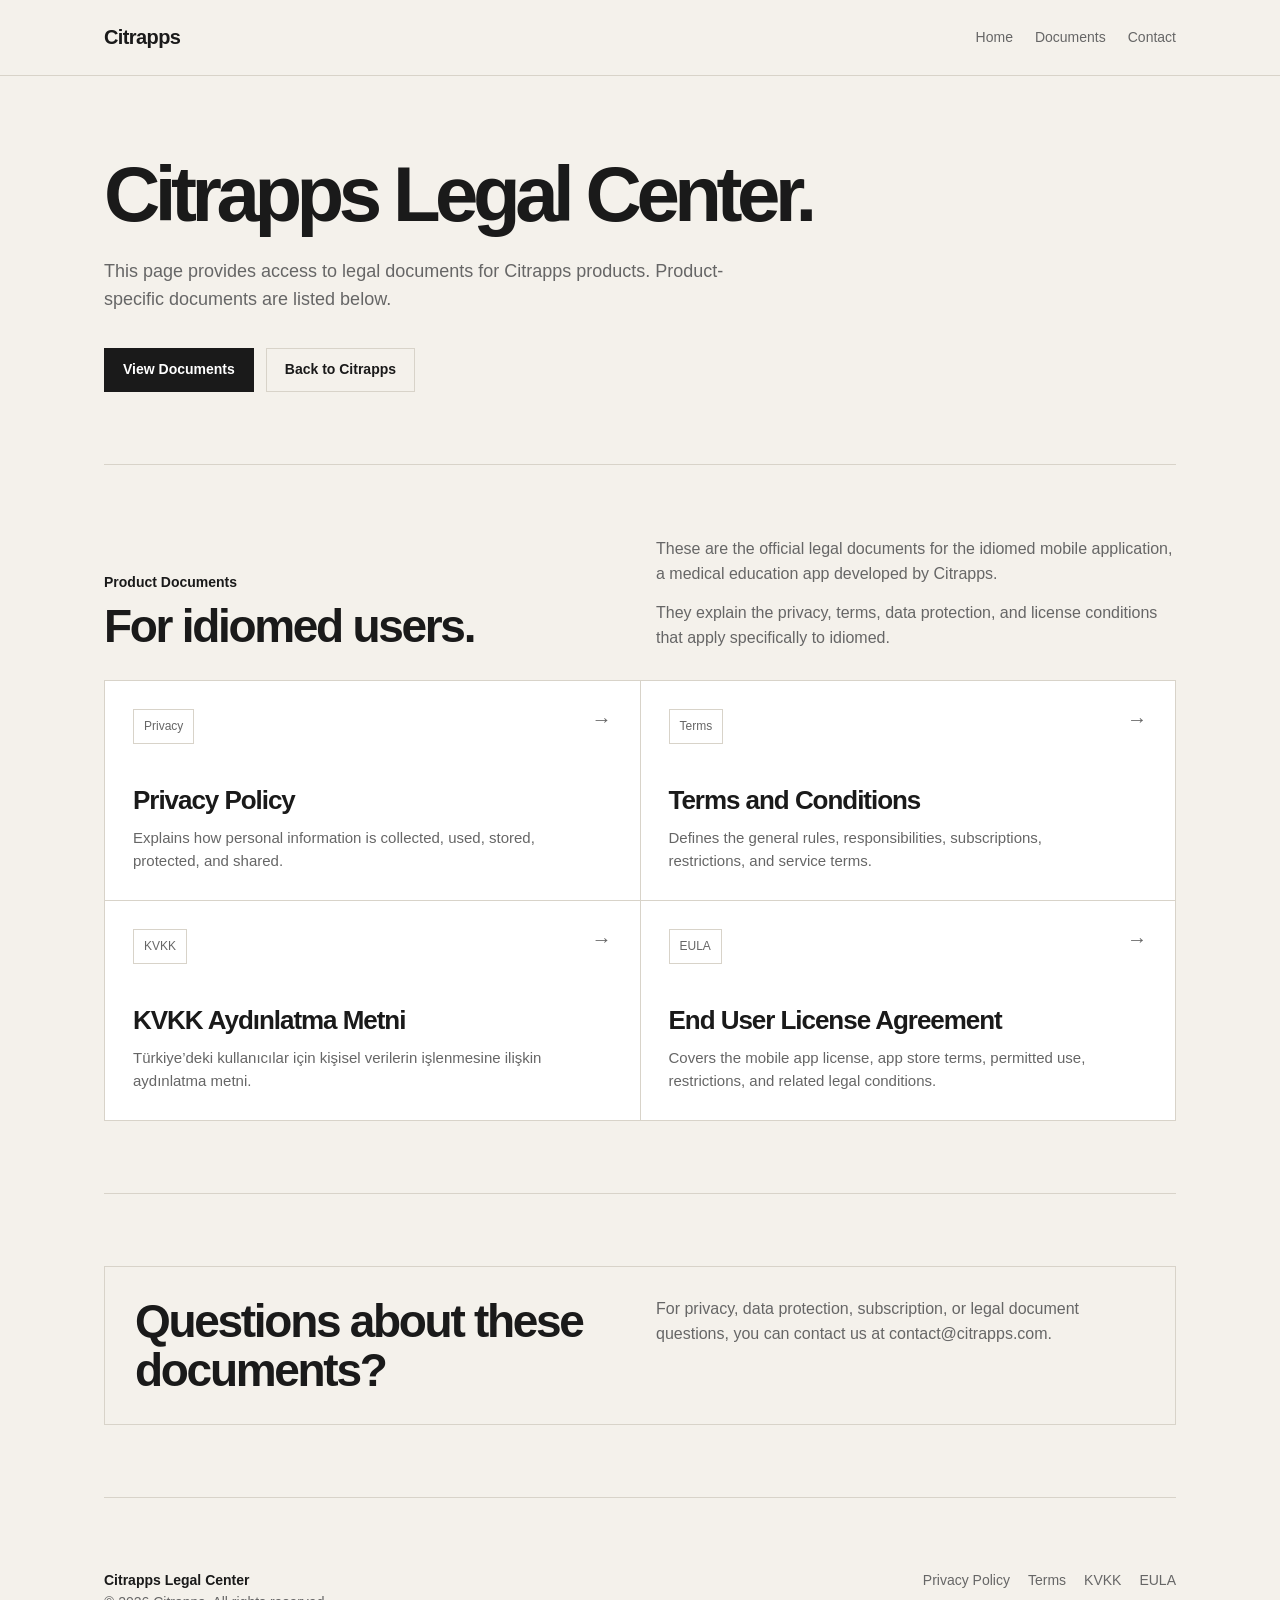
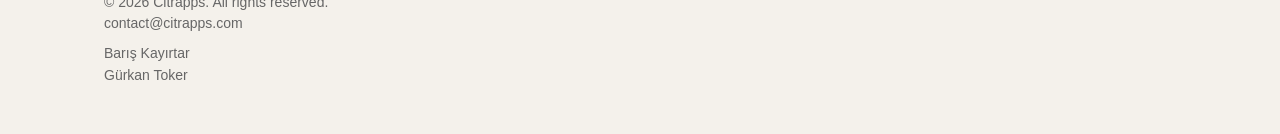
<file: index.html>
<!DOCTYPE html>
<html lang="tr">
<head>
  <meta charset="UTF-8" />
  <meta name="viewport" content="width=device-width, initial-scale=1.0" />

  <title>Citrapps Legal Center</title>
  <meta name="description" content="Legal center for Citrapps products." />

  <style>
    :root {
      --bg: #f4f1eb;
      --surface: #ffffff;
      --text: #1a1a1a;
      --muted: #666666;
      --border: #d8d3c9;
      --accent: #223a63;
      --max-width: 1120px;
    }

    * {
      box-sizing: border-box;
    }

    html {
      scroll-behavior: smooth;
    }

    body {
      margin: 0;
      background: var(--bg);
      color: var(--text);
      font-family: -apple-system, BlinkMacSystemFont, "Segoe UI", Arial, sans-serif;
      line-height: 1.55;
    }

    a {
      color: inherit;
      text-decoration: none;
    }

    .site-header {
      border-bottom: 1px solid var(--border);
      background: var(--bg);
    }

    .header-inner {
      max-width: var(--max-width);
      margin: 0 auto;
      padding: 22px 24px;
      display: flex;
      justify-content: space-between;
      align-items: center;
      gap: 24px;
    }

    .brand {
      font-size: 20px;
      font-weight: 700;
      letter-spacing: -0.03em;
    }

    .nav {
      display: flex;
      flex-wrap: wrap;
      gap: 22px;
      color: var(--muted);
      font-size: 14px;
    }

    .brand:hover,
    .nav a:hover {
      color: var(--accent);
    }

    .main {
      max-width: var(--max-width);
      margin: 0 auto;
      padding: 72px 24px 40px;
    }

    .hero {
      padding: 8px 0 72px;
      border-bottom: 1px solid var(--border);
    }

    .hero h1 {
      margin: 0;
      max-width: 820px;
      font-size: clamp(44px, 7vw, 78px);
      line-height: 0.98;
      letter-spacing: -0.07em;
      font-weight: 750;
    }

    .hero p {
      margin: 26px 0 0;
      max-width: 660px;
      font-size: 18px;
      color: var(--muted);
    }

    .hero-actions {
      display: flex;
      flex-wrap: wrap;
      gap: 12px;
      margin-top: 34px;
    }

    .button {
      display: inline-flex;
      align-items: center;
      justify-content: center;
      min-height: 44px;
      padding: 0 18px;
      border: 1px solid var(--text);
      background: var(--text);
      color: #ffffff;
      font-size: 14px;
      font-weight: 600;
    }

    .button.secondary {
      background: transparent;
      color: var(--text);
      border-color: var(--border);
    }

    .button:hover {
      background: var(--accent);
      border-color: var(--accent);
      color: #ffffff;
    }

    .button.secondary:hover {
      background: var(--surface);
      border-color: var(--text);
      color: var(--text);
    }

    .section {
      padding: 72px 0;
      border-bottom: 1px solid var(--border);
    }

    .section-head {
      display: grid;
      grid-template-columns: 1fr 1fr;
      gap: 32px;
      align-items: end;
      margin-bottom: 30px;
    }

    .section-label {
      font-size: 14px;
      font-weight: 700;
      color: var(--text);
      margin-bottom: 8px;
    }

    h2 {
      margin: 0;
      font-size: clamp(30px, 4vw, 46px);
      line-height: 1.05;
      letter-spacing: -0.05em;
    }

    .section-note {
      color: var(--muted);
      font-size: 16px;
      max-width: 520px;
    }

    .section-note p {
      margin: 0 0 14px;
    }

    .section-note p:last-child {
      margin-bottom: 0;
    }

    .documents {
      display: grid;
      grid-template-columns: repeat(2, minmax(0, 1fr));
      border-top: 1px solid var(--border);
      border-left: 1px solid var(--border);
      background: var(--surface);
    }

    .document-card {
      min-height: 220px;
      padding: 28px;
      border-right: 1px solid var(--border);
      border-bottom: 1px solid var(--border);
      display: flex;
      flex-direction: column;
      justify-content: space-between;
      gap: 32px;
      transition: background 0.15s ease;
    }

    .document-card:hover {
      background: #f8f6f1;
    }

    .document-top {
      display: flex;
      justify-content: space-between;
      align-items: flex-start;
      gap: 24px;
    }

    .document-label {
      width: fit-content;
      padding: 7px 10px;
      border: 1px solid var(--border);
      color: var(--muted);
      font-size: 12px;
    }

    .document-arrow {
      color: var(--muted);
      font-size: 20px;
      line-height: 1;
    }

    .document-card:hover .document-arrow {
      color: var(--accent);
    }

    .document-card h3 {
      margin: 0 0 12px;
      font-size: 26px;
      line-height: 1.05;
      letter-spacing: -0.04em;
    }

    .document-card p {
      margin: 0;
      color: var(--muted);
      font-size: 15px;
      max-width: 430px;
    }

    .simple-box {
      display: grid;
      grid-template-columns: 1fr 1fr;
      gap: 32px;
      padding: 30px;
      border: 1px solid var(--border);
      background: transparent;
    }

    .simple-box p {
      margin: 0;
      color: var(--muted);
      font-size: 16px;
    }

    .footer {
      max-width: var(--max-width);
      margin: 0 auto;
      padding: 32px 24px 48px;
      display: flex;
      justify-content: space-between;
      gap: 24px;
      color: var(--muted);
      font-size: 14px;
    }

    .footer-left strong {
      color: var(--text);
    }

    .footer-names {
      margin-top: 8px;
      color: var(--muted);
    }

    .footer-links {
      display: flex;
      flex-wrap: wrap;
      gap: 18px;
      justify-content: flex-end;
    }

    .footer a:hover {
      color: var(--text);
    }

    @media (max-width: 900px) {
      .header-inner {
        flex-direction: column;
        align-items: flex-start;
      }

      .section-head,
      .simple-box {
        grid-template-columns: 1fr;
      }

      .documents {
        grid-template-columns: 1fr;
      }

      .footer {
        flex-direction: column;
      }

      .footer-links {
        justify-content: flex-start;
      }
    }

    @media (max-width: 560px) {
      .main,
      .header-inner,
      .footer {
        padding-left: 18px;
        padding-right: 18px;
      }

      .hero {
        padding-bottom: 56px;
      }

      .hero h1 {
        font-size: 46px;
      }

      .hero p {
        font-size: 16px;
      }

      .hero-actions {
        flex-direction: column;
      }

      .button {
        width: 100%;
      }

      .document-card {
        min-height: 190px;
        padding: 22px;
      }
    }
  </style>
</head>

<body>
  <header class="site-header">
    <div class="header-inner">
      <a class="brand" href="https://citrapps.com/">Citrapps</a>

      <nav class="nav" aria-label="Main navigation">
        <a href="https://citrapps.com/">Home</a>
        <a href="#idiomed-documents">Documents</a>
        <a href="mailto:contact@citrapps.com">Contact</a>
      </nav>
    </div>
  </header>

  <main class="main">
    <section class="hero">
      <h1>Citrapps Legal Center.</h1>

      <p>
        This page provides access to legal documents for Citrapps products.
        Product-specific documents are listed below.
      </p>

      <div class="hero-actions">
        <a class="button" href="#idiomed-documents">View Documents</a>
        <a class="button secondary" href="https://citrapps.com/">Back to Citrapps</a>
      </div>
    </section>

    <section class="section" id="idiomed-documents">
      <div class="section-head">
        <div>
          <div class="section-label">Product Documents</div>
          <h2>For idiomed users.</h2>
        </div>

        <div class="section-note">
          <p>
            These are the official legal documents for the idiomed mobile
            application, a medical education app developed by Citrapps.
          </p>

          <p>
            They explain the privacy, terms, data protection, and license
            conditions that apply specifically to idiomed.
          </p>
        </div>
      </div>

      <div class="documents" aria-label="idiomed legal documents">
        <a class="document-card" href="privacy.html">
          <div class="document-top">
            <span class="document-label">Privacy</span>
            <span class="document-arrow">→</span>
          </div>

          <div>
            <h3>Privacy Policy</h3>
            <p>
              Explains how personal information is collected, used, stored,
              protected, and shared.
            </p>
          </div>
        </a>

        <a class="document-card" href="terms.html">
          <div class="document-top">
            <span class="document-label">Terms</span>
            <span class="document-arrow">→</span>
          </div>

          <div>
            <h3>Terms and Conditions</h3>
            <p>
              Defines the general rules, responsibilities, subscriptions,
              restrictions, and service terms.
            </p>
          </div>
        </a>

        <a class="document-card" href="kvkk.html">
          <div class="document-top">
            <span class="document-label">KVKK</span>
            <span class="document-arrow">→</span>
          </div>

          <div>
            <h3>KVKK Aydınlatma Metni</h3>
            <p>
              Türkiye’deki kullanıcılar için kişisel verilerin işlenmesine
              ilişkin aydınlatma metni.
            </p>
          </div>
        </a>

        <a class="document-card" href="eula.html">
          <div class="document-top">
            <span class="document-label">EULA</span>
            <span class="document-arrow">→</span>
          </div>

          <div>
            <h3>End User License Agreement</h3>
            <p>
              Covers the mobile app license, app store terms, permitted use,
              restrictions, and related legal conditions.
            </p>
          </div>
        </a>
      </div>
    </section>

    <section class="section">
      <div class="simple-box">
        <div>
          <h2>Questions about these documents?</h2>
        </div>

        <p>
          For privacy, data protection, subscription, or legal document questions,
          you can contact us at contact@citrapps.com.
        </p>
      </div>
    </section>
  </main>

  <footer class="footer">
    <div class="footer-left">
      <strong>Citrapps Legal Center</strong><br />
      © 2026 Citrapps. All rights reserved.<br />
      <a href="mailto:contact@citrapps.com">contact@citrapps.com</a>

      <div class="footer-names">
        Barış Kayırtar<br />
        Gürkan Toker
      </div>
    </div>

    <div class="footer-links">
      <a href="privacy.html">Privacy Policy</a>
      <a href="terms.html">Terms</a>
      <a href="kvkk.html">KVKK</a>
      <a href="eula.html">EULA</a>
    </div>
  </footer>
</body>
</html>
</file>
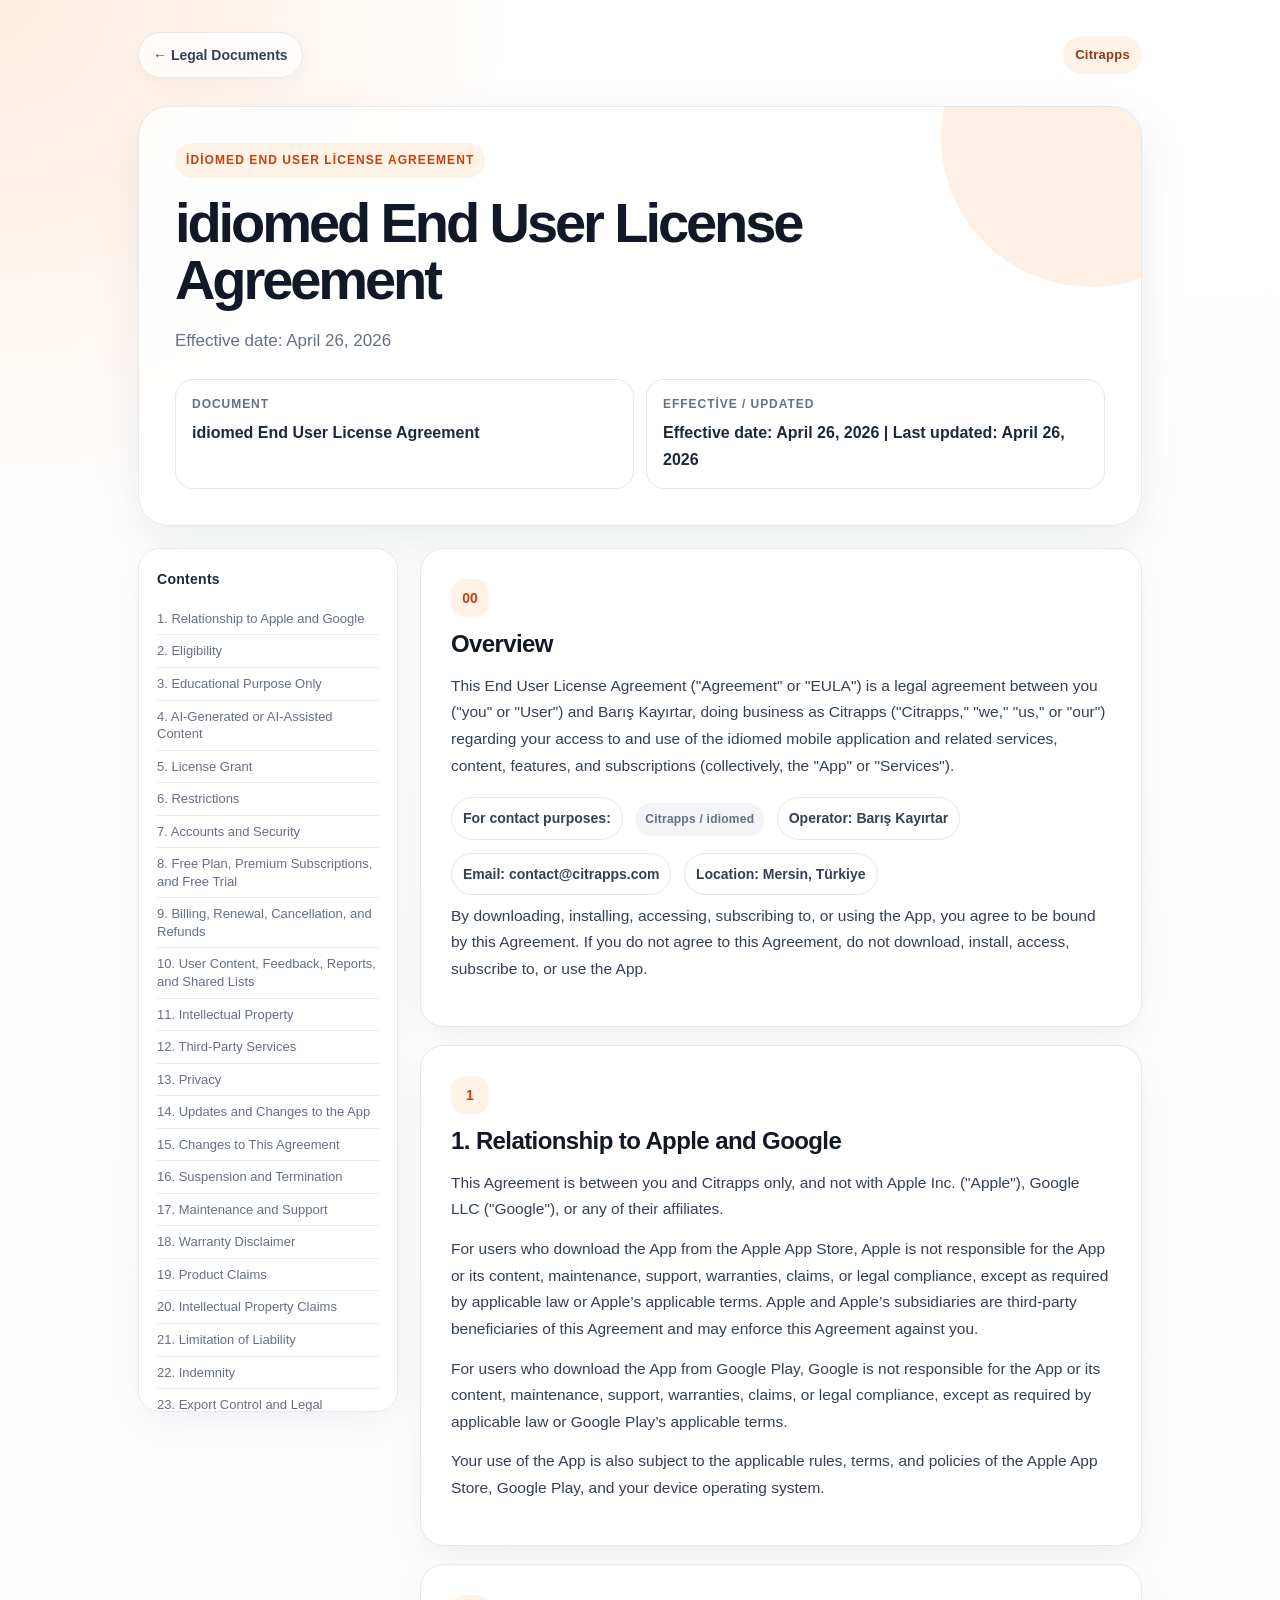
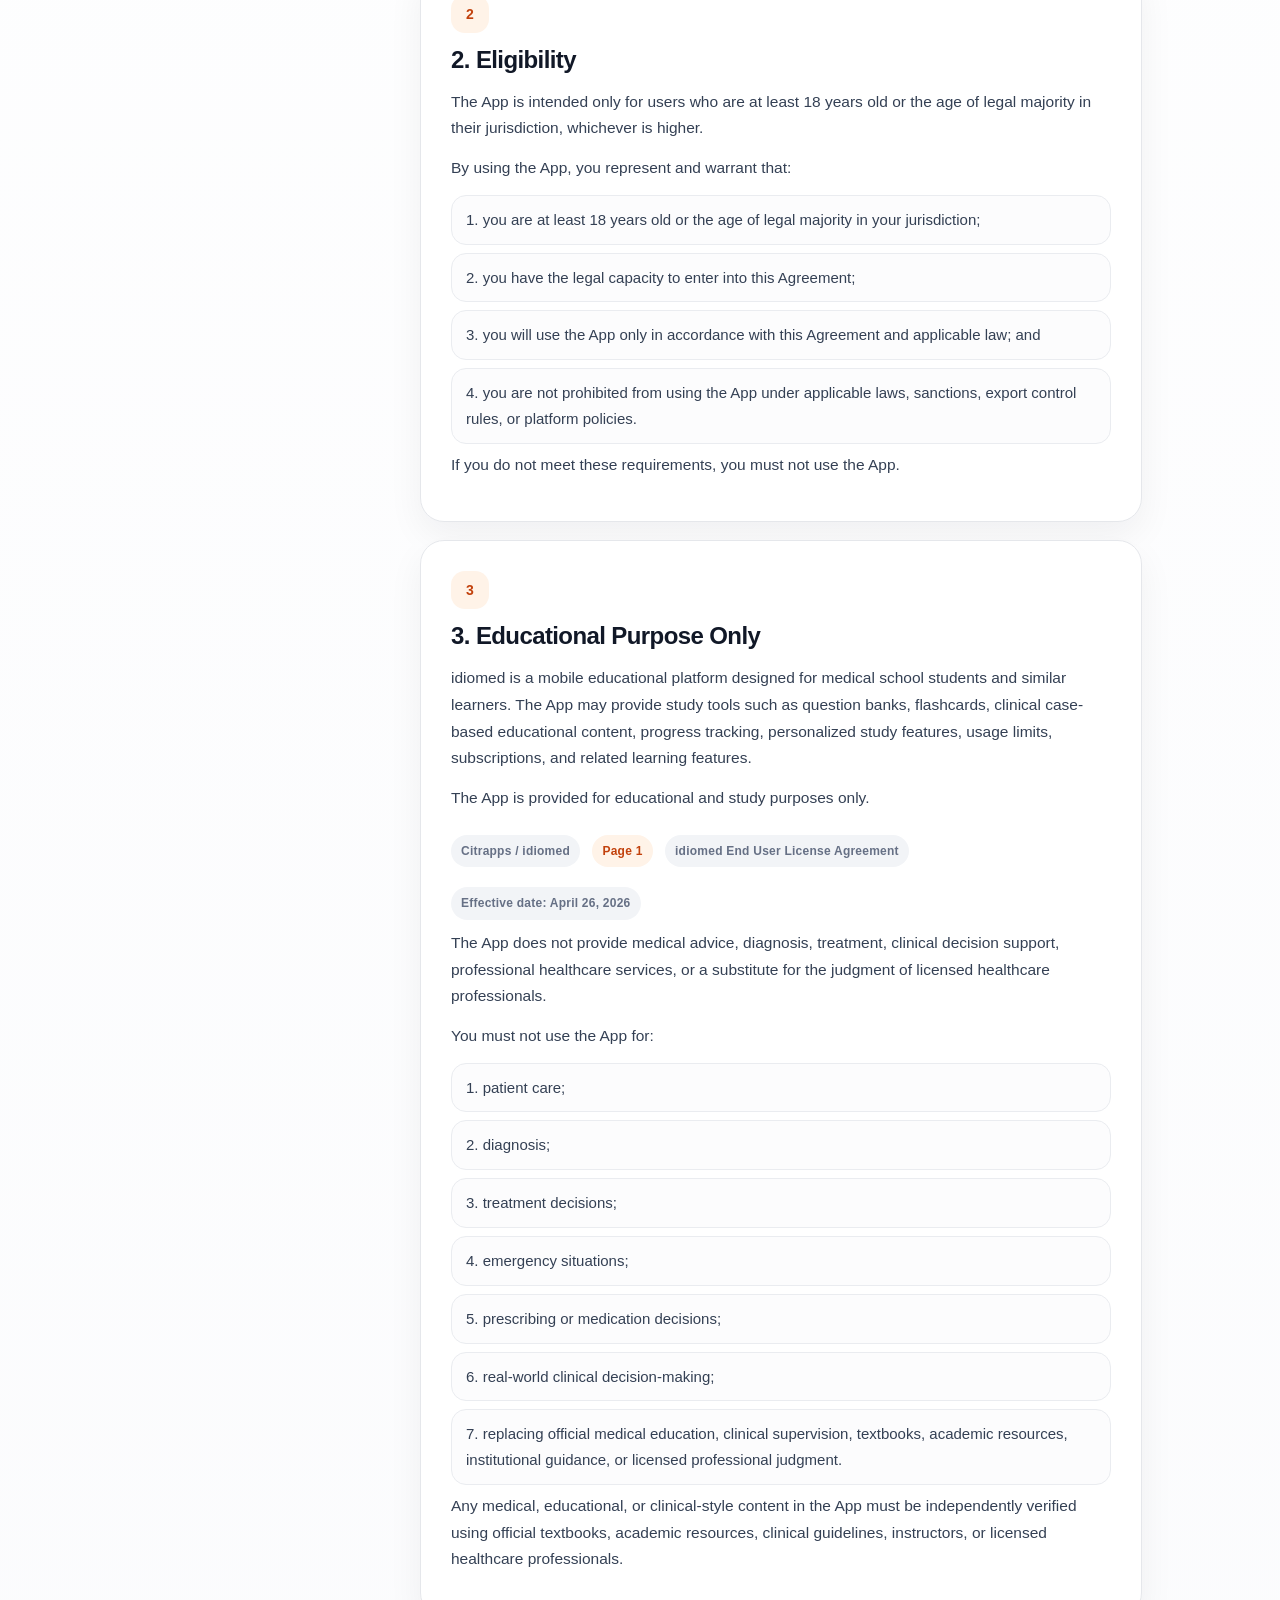
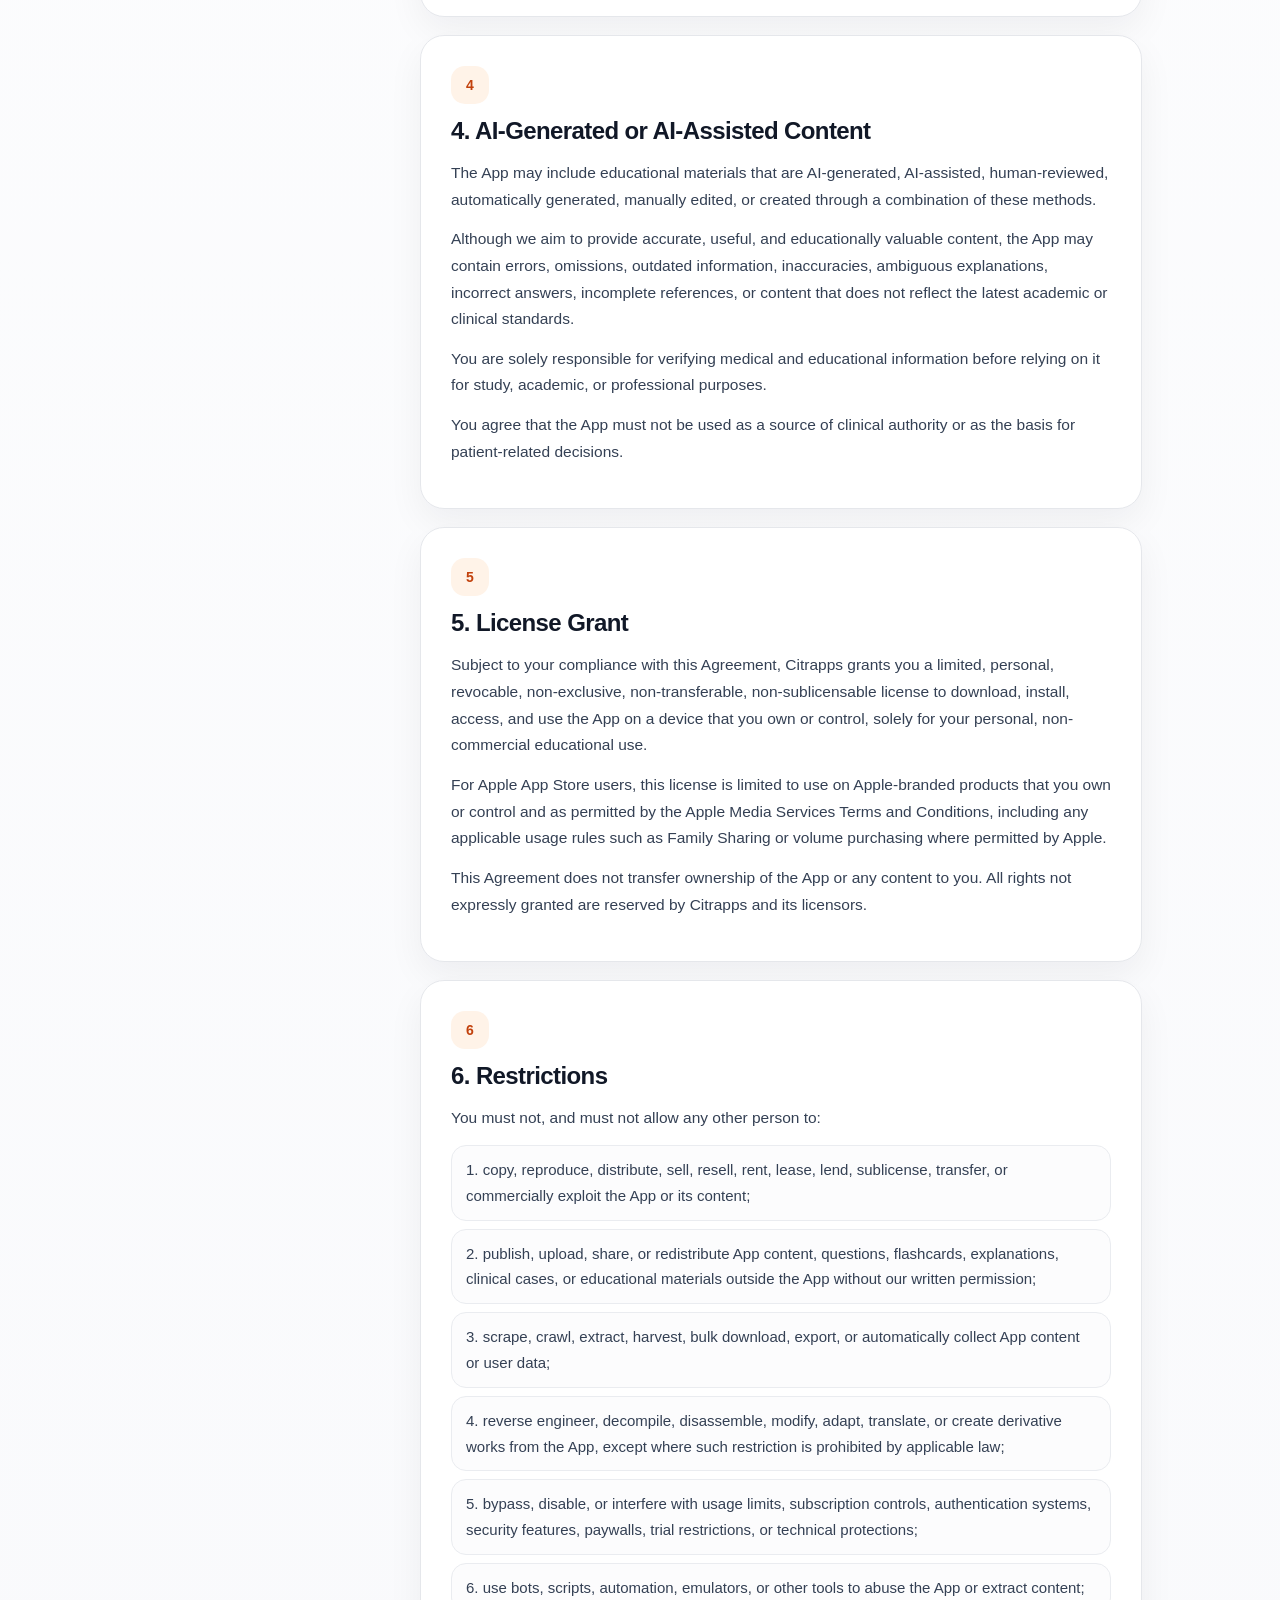
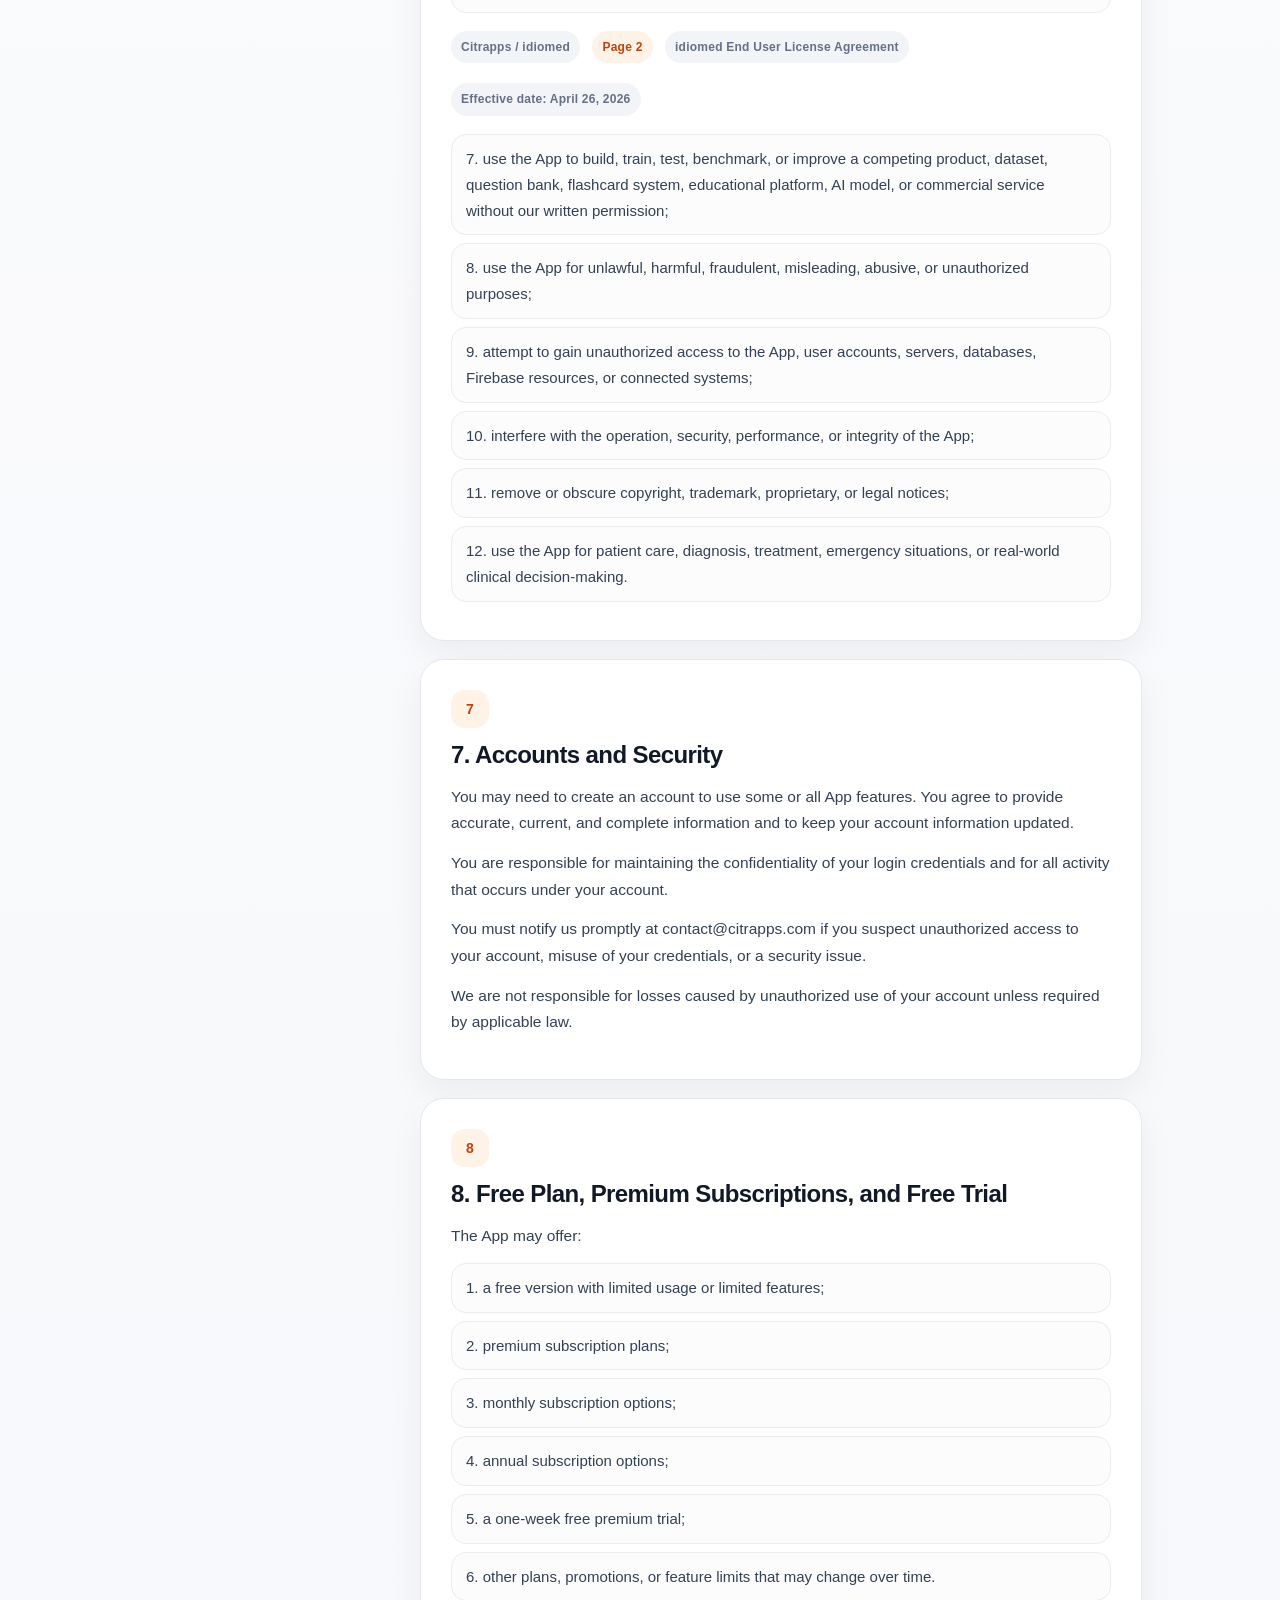
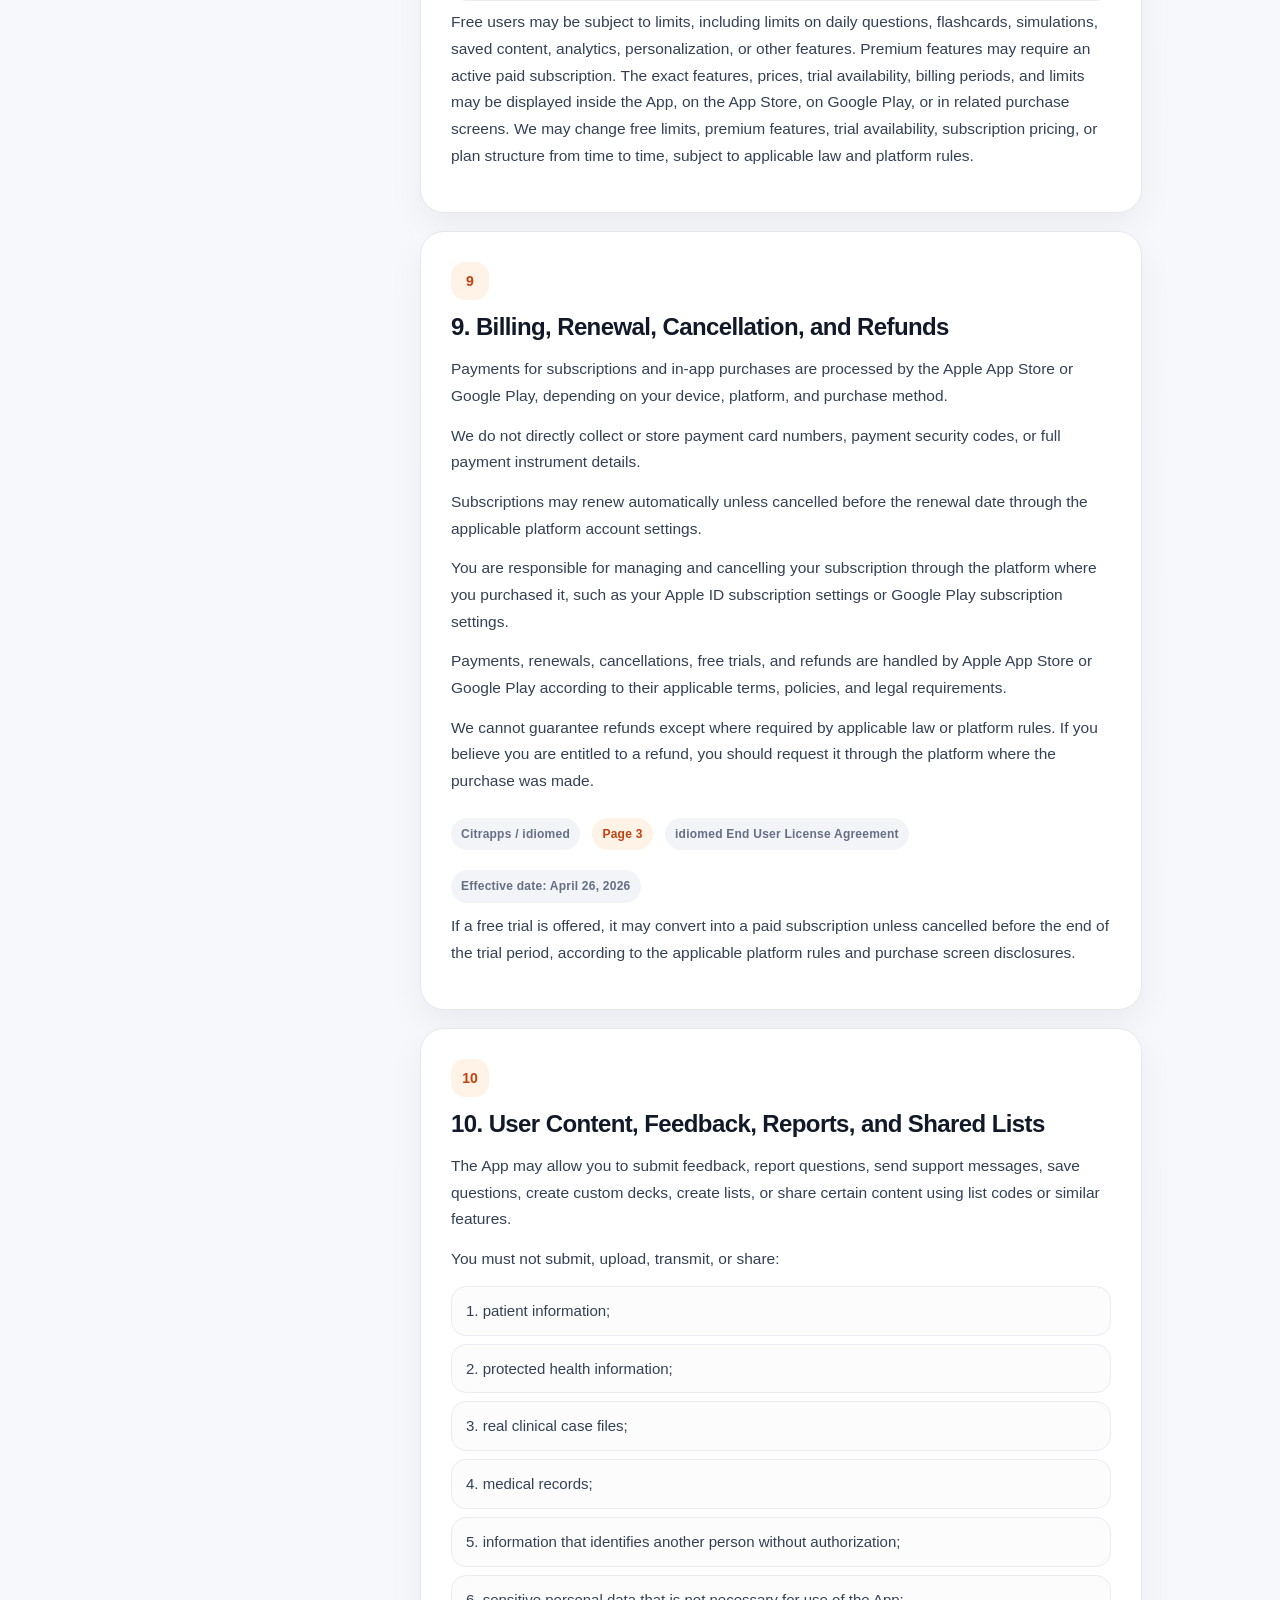
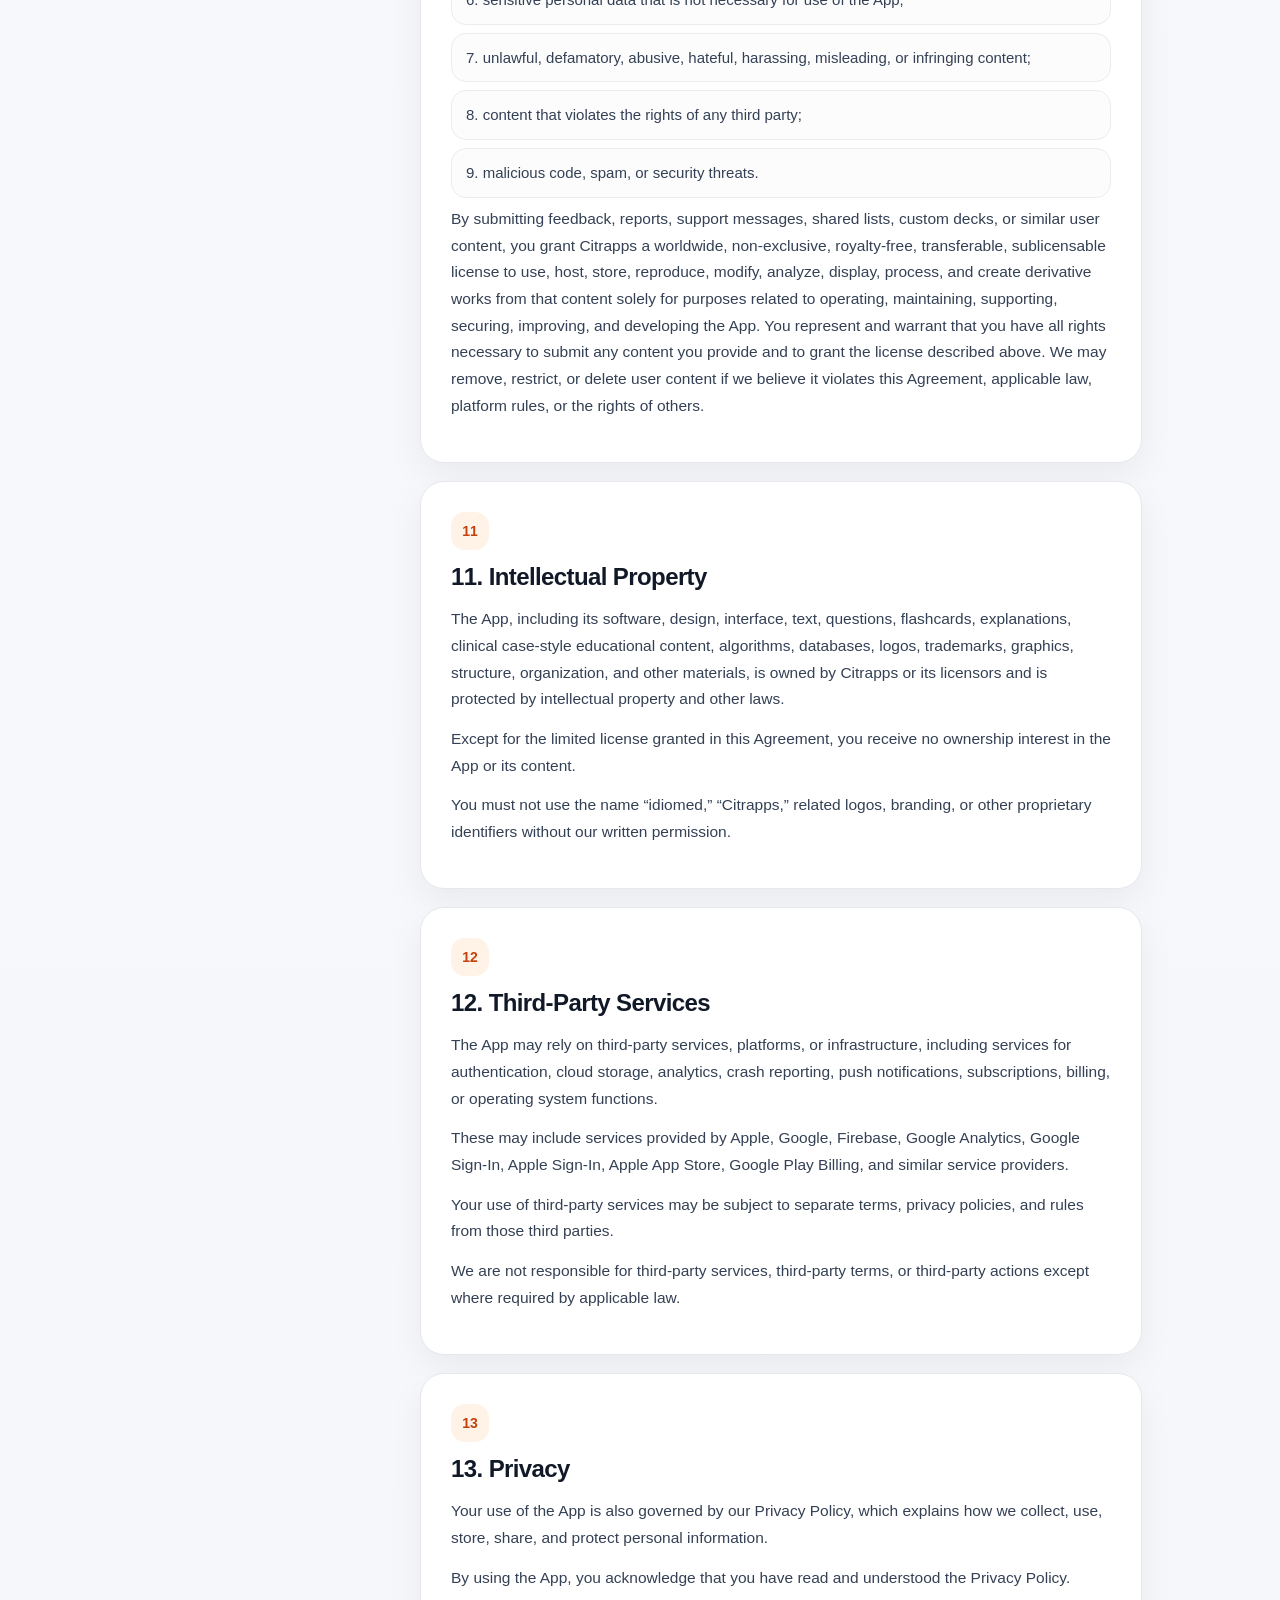
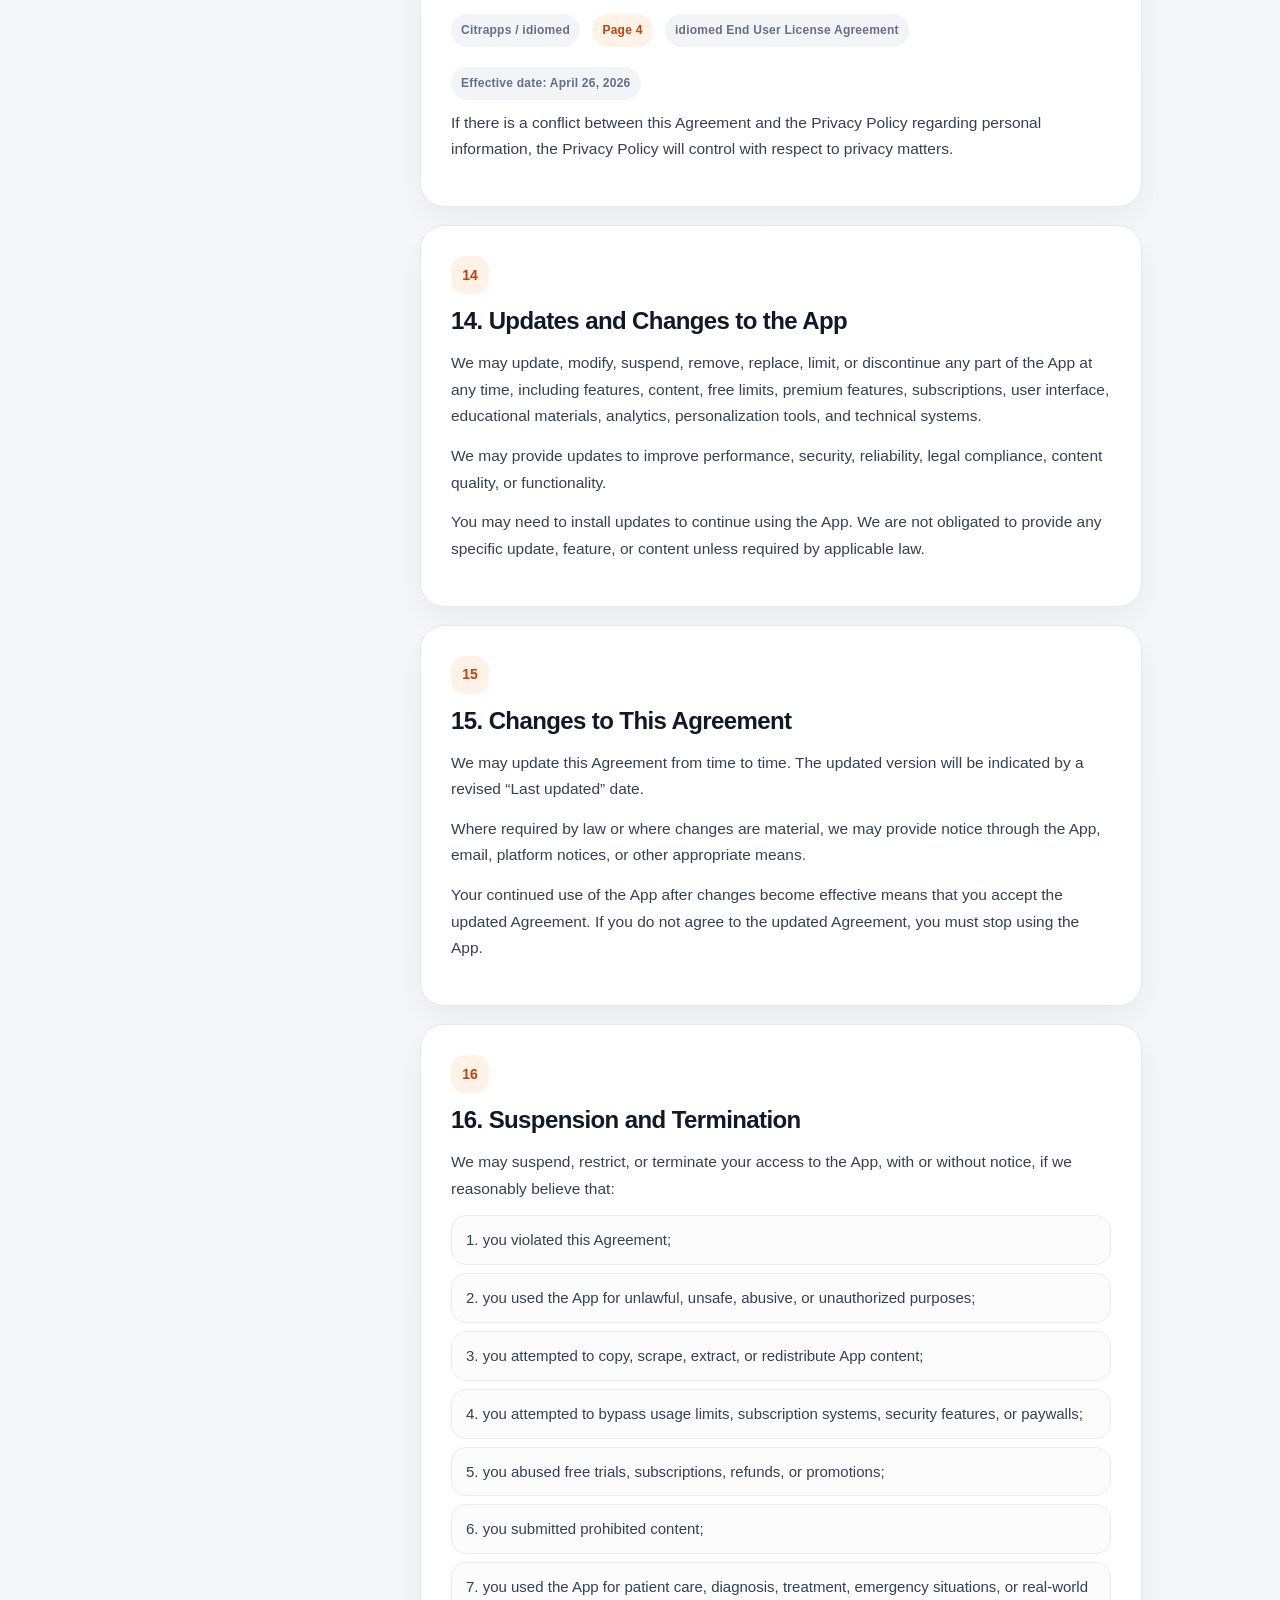
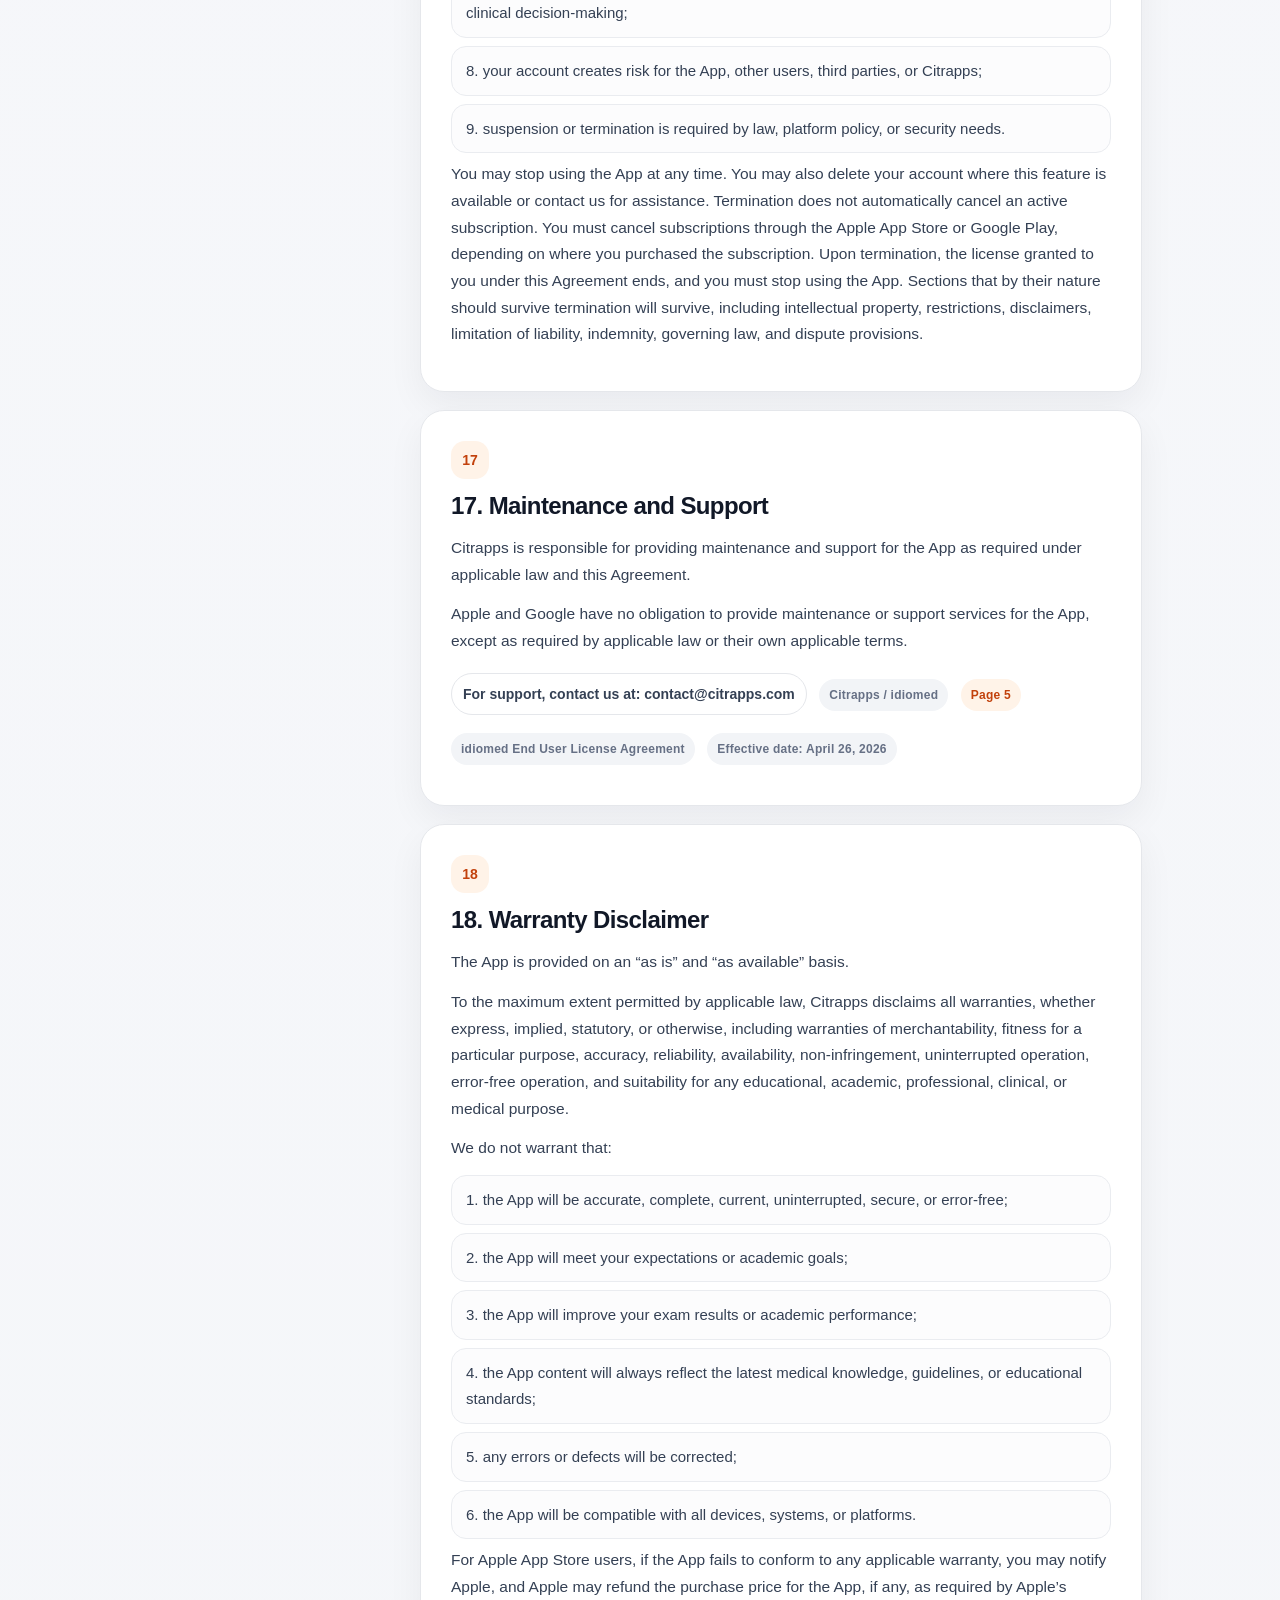
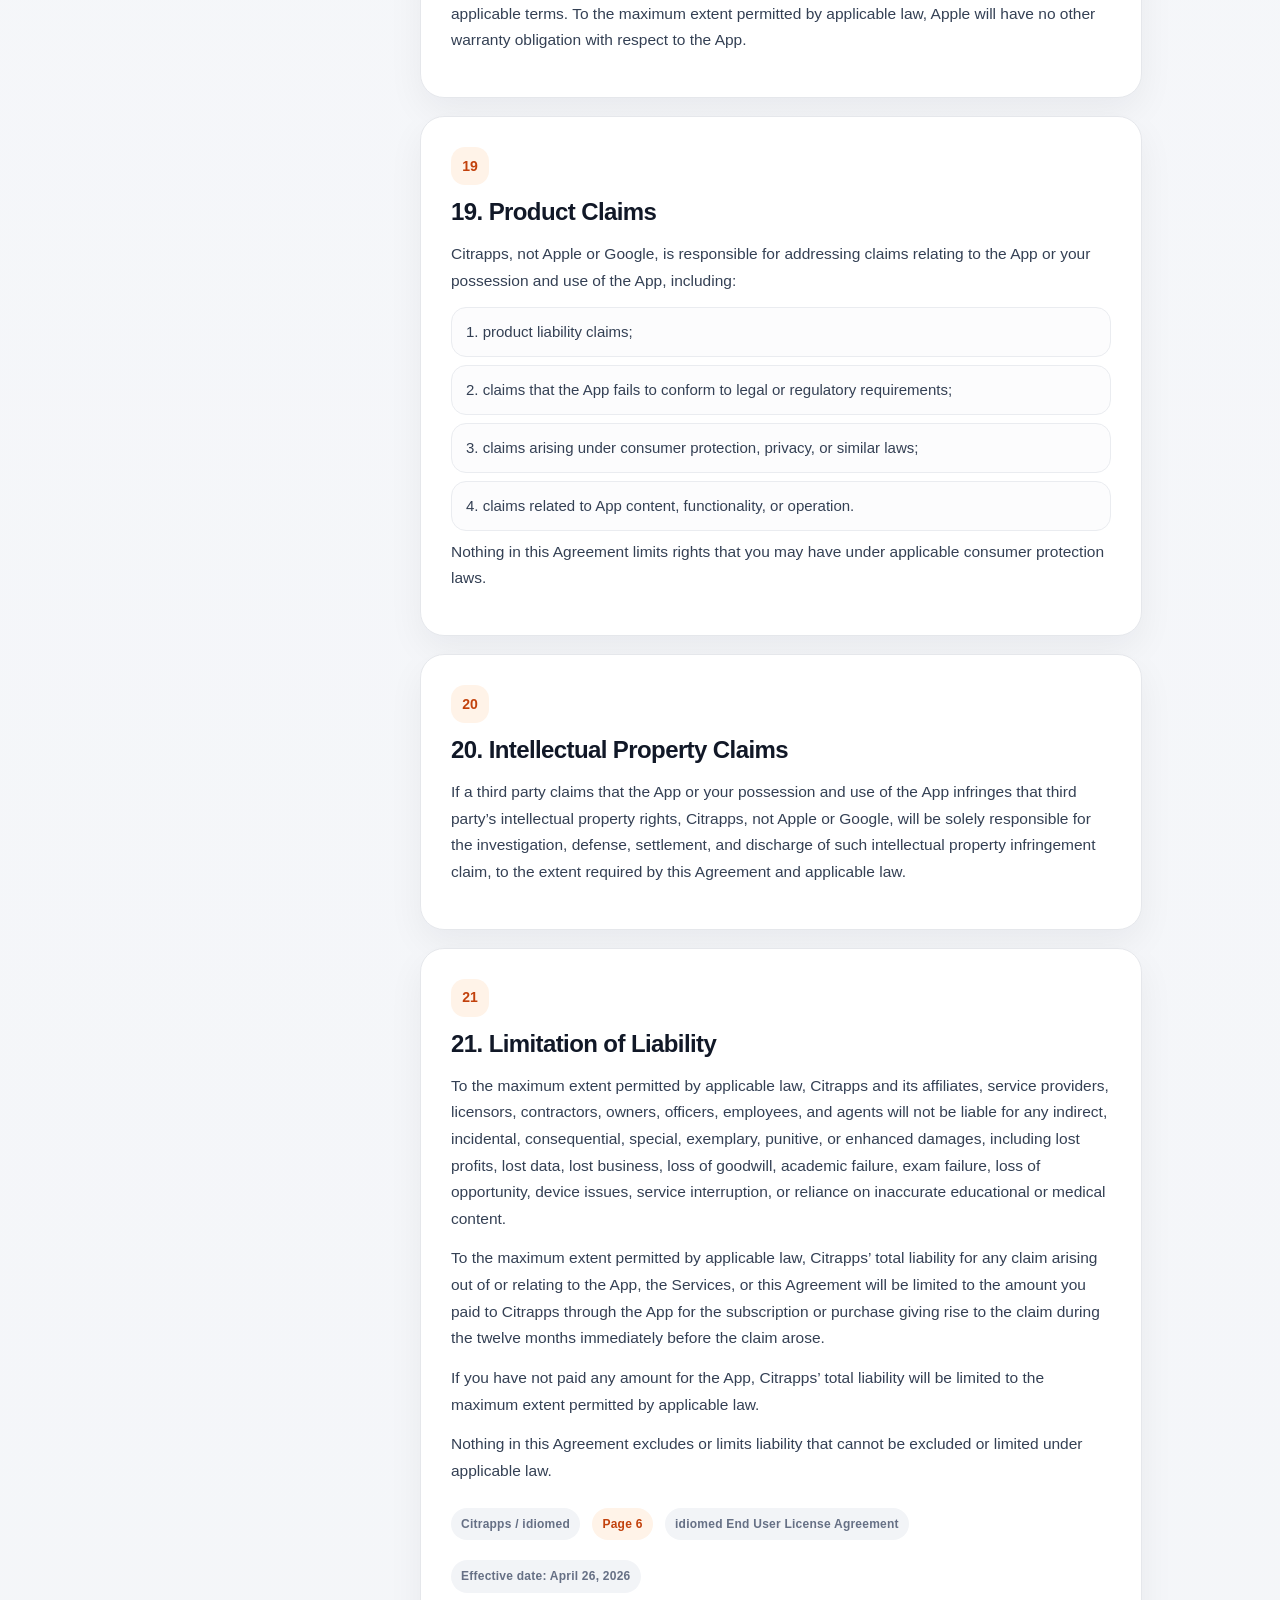
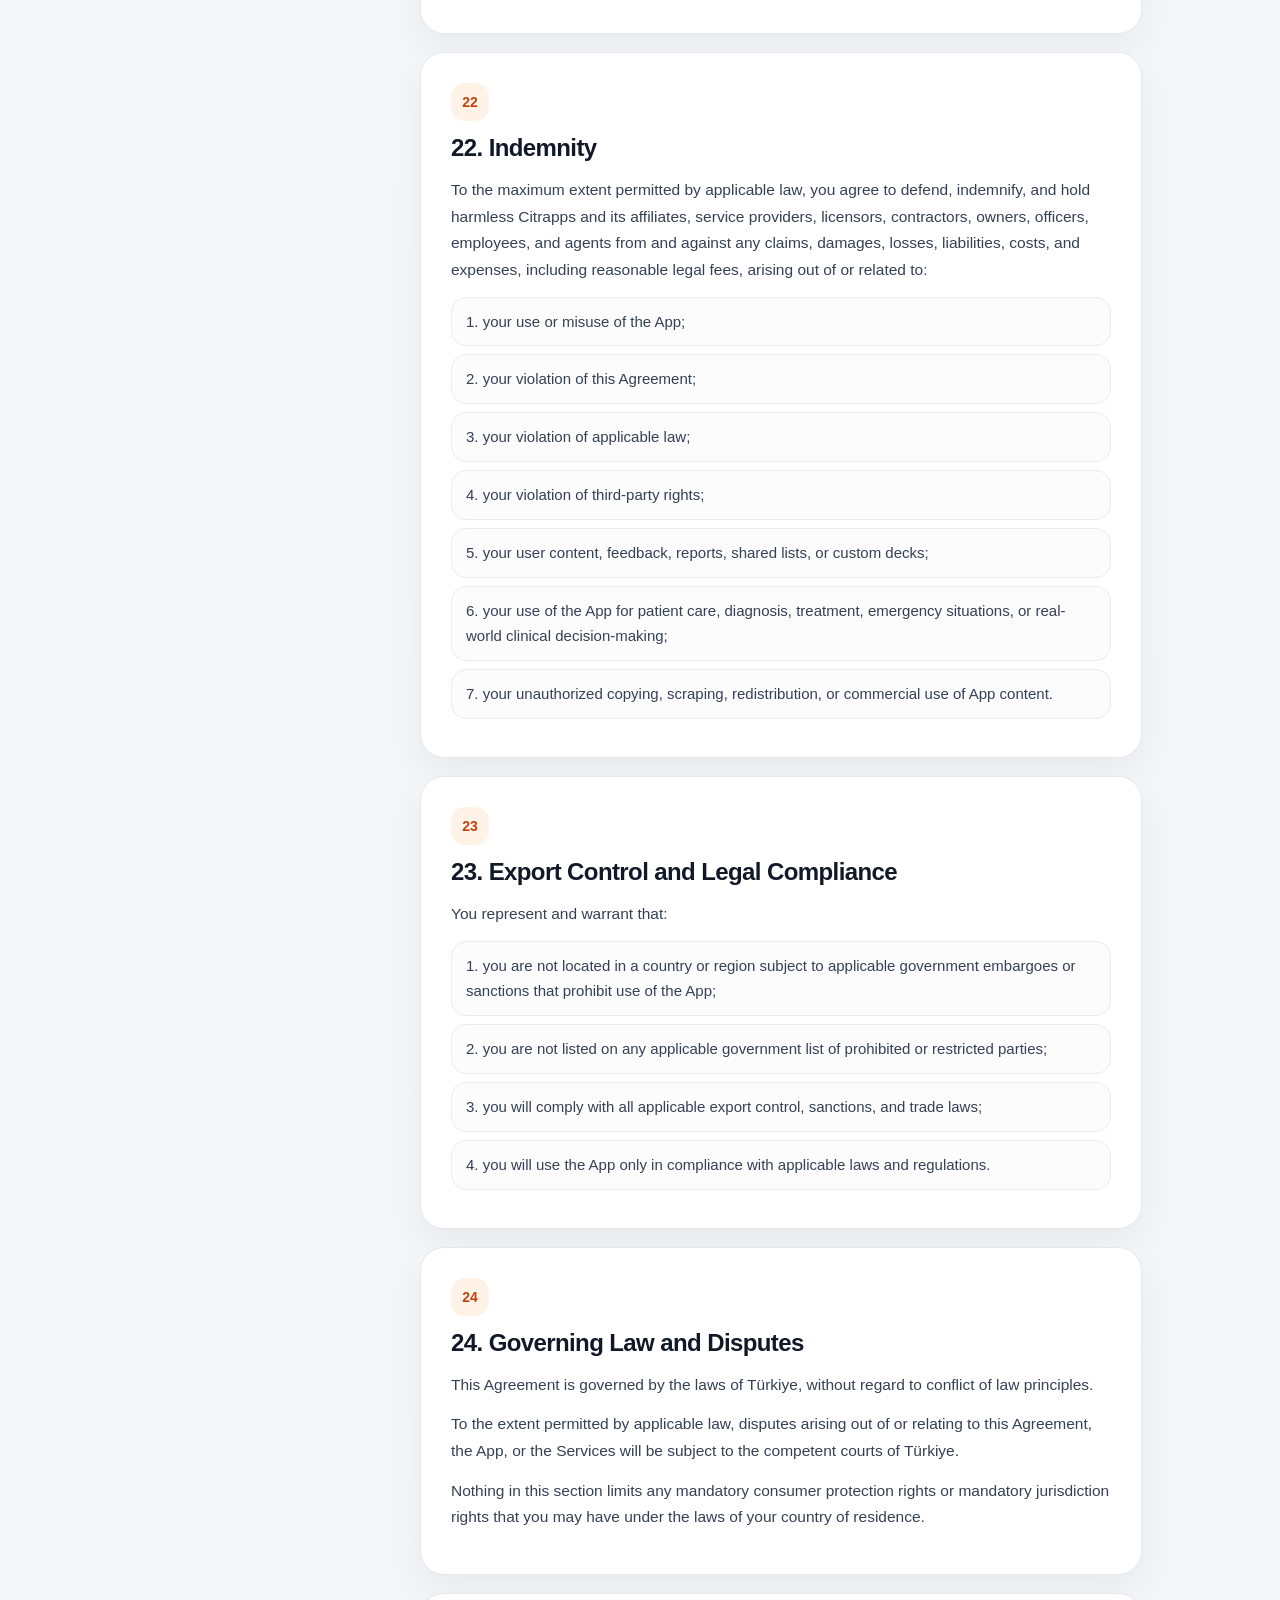
<file: EULA.html>
<!DOCTYPE html>
<html lang="tr">
<head>
  <meta charset="UTF-8">
  <meta name="viewport" content="width=device-width, initial-scale=1.0">
  <title>EULA | Citrapps</title>
  <style>
    :root {
      --bg: #f7f8fb;
      --paper: #ffffff;
      --text: #15171c;
      --muted: #667085;
      --line: #e5e7eb;
      --accent: #f97316;
      --accent-soft: #fff3e8;
      --soft: #f2f4f7;
      --ink-soft: #344054;
      --shadow: 0 18px 50px rgba(15, 23, 42, 0.08);
    }

    * { box-sizing: border-box; }

    html { scroll-behavior: smooth; }

    body {
      margin: 0;
      font-family: Inter, -apple-system, BlinkMacSystemFont, "Segoe UI", Arial, sans-serif;
      background:
        radial-gradient(circle at top left, rgba(249, 115, 22, 0.14), transparent 32rem),
        linear-gradient(180deg, #ffffff 0%, var(--bg) 38%, #f3f5f8 100%);
      color: var(--text);
      line-height: 1.72;
    }

    a { color: inherit; }

    .page {
      max-width: 1040px;
      margin: 0 auto;
      padding: 32px 18px 72px;
    }

    .topbar {
      display: flex;
      justify-content: space-between;
      align-items: center;
      gap: 16px;
      margin-bottom: 28px;
    }

    .back-link {
      display: inline-flex;
      align-items: center;
      gap: 8px;
      padding: 10px 14px;
      border: 1px solid var(--line);
      border-radius: 999px;
      background: rgba(255, 255, 255, 0.78);
      color: #344054;
      text-decoration: none;
      font-weight: 700;
      font-size: 14px;
      box-shadow: 0 8px 24px rgba(15, 23, 42, 0.04);
    }

    .brand-pill {
      padding: 8px 12px;
      border-radius: 999px;
      background: var(--accent-soft);
      color: #9a3412;
      font-size: 13px;
      font-weight: 800;
      letter-spacing: 0.02em;
    }

    .hero {
      position: relative;
      overflow: hidden;
      border: 1px solid var(--line);
      border-radius: 30px;
      background: rgba(255, 255, 255, 0.92);
      box-shadow: var(--shadow);
      padding: 36px;
      margin-bottom: 22px;
    }

    .hero::after {
      content: "";
      position: absolute;
      right: -100px;
      top: -120px;
      width: 300px;
      height: 300px;
      border-radius: 999px;
      background: rgba(249, 115, 22, 0.11);
      pointer-events: none;
    }

    .eyebrow {
      display: inline-flex;
      align-items: center;
      padding: 7px 11px;
      border-radius: 999px;
      background: var(--accent-soft);
      color: #c2410c;
      font-size: 12px;
      font-weight: 900;
      text-transform: uppercase;
      letter-spacing: 0.09em;
      margin-bottom: 16px;
    }

    h1 {
      margin: 0;
      max-width: 760px;
      font-size: clamp(34px, 6vw, 56px);
      line-height: 1.02;
      letter-spacing: -0.055em;
      color: #111827;
    }

    .hero-subtitle {
      margin: 18px 0 0;
      max-width: 780px;
      color: var(--muted);
      font-size: 17px;
    }

    .meta-grid {
      display: grid;
      grid-template-columns: repeat(2, minmax(0, 1fr));
      gap: 12px;
      margin-top: 24px;
    }

    .meta-card {
      border: 1px solid var(--line);
      border-radius: 18px;
      background: #ffffff;
      padding: 14px 16px;
    }

    .meta-label {
      display: block;
      color: var(--muted);
      font-size: 12px;
      font-weight: 800;
      text-transform: uppercase;
      letter-spacing: 0.08em;
      margin-bottom: 4px;
    }

    .meta-value {
      display: block;
      color: #1d2939;
      font-weight: 800;
      overflow-wrap: anywhere;
    }

    .content-grid {
      display: grid;
      grid-template-columns: 260px minmax(0, 1fr);
      gap: 22px;
      align-items: start;
    }

    .toc {
      position: sticky;
      top: 18px;
      border: 1px solid var(--line);
      border-radius: 22px;
      background: rgba(255, 255, 255, 0.88);
      box-shadow: 0 12px 36px rgba(15, 23, 42, 0.05);
      padding: 18px;
      max-height: calc(100vh - 36px);
      overflow: auto;
    }

    .toc-title {
      margin: 0 0 12px;
      color: #1d2939;
      font-size: 14px;
      font-weight: 900;
      letter-spacing: 0.02em;
    }

    .toc a {
      display: block;
      padding: 7px 0;
      color: #667085;
      text-decoration: none;
      font-size: 13px;
      line-height: 1.35;
      border-bottom: 1px solid rgba(229, 231, 235, 0.7);
    }

    .toc a:hover { color: var(--accent); }

    .document { min-width: 0; }

    .intro-section,
    .section {
      position: relative;
      border: 1px solid var(--line);
      border-radius: 24px;
      background: var(--paper);
      padding: 30px;
      box-shadow: 0 14px 36px rgba(15, 23, 42, 0.055);
      margin-bottom: 18px;
    }

    .section-number {
      display: inline-flex;
      align-items: center;
      justify-content: center;
      width: 38px;
      height: 38px;
      border-radius: 14px;
      background: var(--accent-soft);
      color: #c2410c;
      font-weight: 900;
      font-size: 14px;
      margin-bottom: 12px;
    }

    h2 {
      margin: 0 0 14px;
      font-size: 24px;
      line-height: 1.25;
      letter-spacing: -0.025em;
      color: #111827;
    }

    p {
      margin: 0 0 13px;
      color: #344054;
      font-size: 15.5px;
    }

    .list-line {
      margin: 8px 0;
      padding: 11px 14px;
      border: 1px solid #eaecf0;
      border-radius: 15px;
      background: #fcfcfd;
      color: #344054;
      font-size: 15px;
      overflow-wrap: anywhere;
    }

    .info-line {
      display: inline-flex;
      width: fit-content;
      max-width: 100%;
      margin: 5px 8px 8px 0;
      padding: 8px 11px;
      border-radius: 999px;
      border: 1px solid var(--line);
      background: #ffffff;
      color: #344054;
      font-size: 14px;
      font-weight: 700;
      overflow-wrap: anywhere;
    }

    .repeat-marker,
    .page-chip {
      display: inline-flex;
      align-items: center;
      width: fit-content;
      margin: 10px 8px 10px 0;
      padding: 6px 10px;
      border-radius: 999px;
      font-size: 12px;
      font-weight: 800;
      letter-spacing: 0.02em;
    }

    .repeat-marker {
      background: #f2f4f7;
      color: #667085;
    }

    .page-chip {
      background: var(--accent-soft);
      color: #c2410c;
    }

    .footer-note {
      margin-top: 28px;
      text-align: center;
      color: #98a2b3;
      font-size: 13px;
    }

    @media (max-width: 820px) {
      .hero { padding: 26px; border-radius: 24px; }
      .meta-grid { grid-template-columns: 1fr; }
      .content-grid { grid-template-columns: 1fr; }
      .toc { position: static; max-height: none; }
      .intro-section, .section { padding: 22px; }
      .topbar { align-items: flex-start; }
    }
  </style>
</head>
<body>
  <main class="page">
    <div class="topbar">
      <a class="back-link" href="index.html">← Legal Documents</a>
      <div class="brand-pill">Citrapps</div>
    </div>

    <header class="hero">
      <div class="eyebrow">idiomed End User License Agreement</div>
      <h1>idiomed End User License Agreement</h1>
      <p class="hero-subtitle">Effective date: April 26, 2026</p>
      <div class="meta-grid">
        <div class="meta-card">
          <span class="meta-label">Document</span>
          <span class="meta-value">idiomed End User License Agreement</span>
        </div>
        <div class="meta-card">
          <span class="meta-label">Effective / Updated</span>
          <span class="meta-value">Effective date: April 26, 2026   |   Last updated: April 26, 2026</span>
        </div>
      </div>
    </header>

    <div class="content-grid">
      <aside class="toc" aria-label="Table of contents">
        <p class="toc-title">Contents</p>
        <a href="#1-relationship-to-apple-and-google">1. Relationship to Apple and Google</a>
        <a href="#2-eligibility">2. Eligibility</a>
        <a href="#3-educational-purpose-only">3. Educational Purpose Only</a>
        <a href="#4-ai-generated-or-ai-assisted-content">4. AI-Generated or AI-Assisted Content</a>
        <a href="#5-license-grant">5. License Grant</a>
        <a href="#6-restrictions">6. Restrictions</a>
        <a href="#7-accounts-and-security">7. Accounts and Security</a>
        <a href="#8-free-plan-premium-subscriptions-and-free-trial">8. Free Plan, Premium Subscriptions, and Free Trial</a>
        <a href="#9-billing-renewal-cancellation-and-refunds">9. Billing, Renewal, Cancellation, and Refunds</a>
        <a href="#10-user-content-feedback-reports-and-shared-lists">10. User Content, Feedback, Reports, and Shared Lists</a>
        <a href="#11-intellectual-property">11. Intellectual Property</a>
        <a href="#12-third-party-services">12. Third-Party Services</a>
        <a href="#13-privacy">13. Privacy</a>
        <a href="#14-updates-and-changes-to-the-app">14. Updates and Changes to the App</a>
        <a href="#15-changes-to-this-agreement">15. Changes to This Agreement</a>
        <a href="#16-suspension-and-termination">16. Suspension and Termination</a>
        <a href="#17-maintenance-and-support">17. Maintenance and Support</a>
        <a href="#18-warranty-disclaimer">18. Warranty Disclaimer</a>
        <a href="#19-product-claims">19. Product Claims</a>
        <a href="#20-intellectual-property-claims">20. Intellectual Property Claims</a>
        <a href="#21-limitation-of-liability">21. Limitation of Liability</a>
        <a href="#22-indemnity">22. Indemnity</a>
        <a href="#23-export-control-and-legal-compliance">23. Export Control and Legal Compliance</a>
        <a href="#24-governing-law-and-disputes">24. Governing Law and Disputes</a>
        <a href="#25-force-majeure">25. Force Majeure</a>
        <a href="#26-assignment">26. Assignment</a>
        <a href="#27-severability">27. Severability</a>
        <a href="#28-no-waiver">28. No Waiver</a>
        <a href="#29-entire-agreement">29. Entire Agreement</a>
        <a href="#30-contact-us">30. Contact Us</a>
      </aside>

      <article class="document">
        <section class="intro-section">
          <div class="section-number">00</div>
          <h2>Overview</h2>
          <p>This End User License Agreement (&quot;Agreement&quot; or &quot;EULA&quot;) is a legal agreement between you (&quot;you&quot; or &quot;User&quot;) and Barış Kayırtar, doing business as Citrapps (&quot;Citrapps,&quot; &quot;we,&quot; &quot;us,&quot; or &quot;our&quot;) regarding your access to and use of the idiomed mobile application and related services, content, features, and subscriptions (collectively, the &quot;App&quot; or &quot;Services&quot;).</p>
<div class="info-line">For contact purposes:</div>
<div class="repeat-marker">Citrapps / idiomed</div>
<div class="info-line">Operator: Barış Kayırtar</div>
<div class="info-line">Email: contact@citrapps.com</div>
<div class="info-line">Location: Mersin, Türkiye</div>
<p>By downloading, installing, accessing, subscribing to, or using the App, you agree to be bound by this Agreement. If you do not agree to this Agreement, do not download, install, access, subscribe to, or use the App.</p>
        </section>

        <section class="section" id="1-relationship-to-apple-and-google">
  <div class="section-number">1</div>
  <h2>1. Relationship to Apple and Google</h2>
  <p>This Agreement is between you and Citrapps only, and not with Apple Inc. (&quot;Apple&quot;), Google LLC (&quot;Google&quot;), or any of their affiliates.</p>
<p>For users who download the App from the Apple App Store, Apple is not responsible for the App or its content, maintenance, support, warranties, claims, or legal compliance, except as required by applicable law or Apple’s applicable terms. Apple and Apple’s subsidiaries are third-party beneficiaries of this Agreement and may enforce this Agreement against you.</p>
<p>For users who download the App from Google Play, Google is not responsible for the App or its content, maintenance, support, warranties, claims, or legal compliance, except as required by applicable law or Google Play’s applicable terms.</p>
<p>Your use of the App is also subject to the applicable rules, terms, and policies of the Apple App Store, Google Play, and your device operating system.</p>
</section>
<section class="section" id="2-eligibility">
  <div class="section-number">2</div>
  <h2>2. Eligibility</h2>
  <p>The App is intended only for users who are at least 18 years old or the age of legal majority in their jurisdiction, whichever is higher.</p>
<p>By using the App, you represent and warrant that:</p>
<div class="list-line">1. you are at least 18 years old or the age of legal majority in your jurisdiction;</div>
<div class="list-line">2. you have the legal capacity to enter into this Agreement;</div>
<div class="list-line">3. you will use the App only in accordance with this Agreement and applicable law; and</div>
<div class="list-line">4. you are not prohibited from using the App under applicable laws, sanctions, export control rules, or platform policies.</div>
<p>If you do not meet these requirements, you must not use the App.</p>
</section>
<section class="section" id="3-educational-purpose-only">
  <div class="section-number">3</div>
  <h2>3. Educational Purpose Only</h2>
  <p>idiomed is a mobile educational platform designed for medical school students and similar learners. The App may provide study tools such as question banks, flashcards, clinical case-based educational content, progress tracking, personalized study features, usage limits, subscriptions, and related learning features.</p>
<p>The App is provided for educational and study purposes only.</p>
<div class="repeat-marker">Citrapps / idiomed</div>
<div class="page-chip">Page 1</div>
<div class="repeat-marker">idiomed End User License Agreement</div>
<div class="repeat-marker">Effective date: April 26, 2026</div>
<p>The App does not provide medical advice, diagnosis, treatment, clinical decision support, professional healthcare services, or a substitute for the judgment of licensed healthcare professionals.</p>
<p>You must not use the App for:</p>
<div class="list-line">1. patient care;</div>
<div class="list-line">2. diagnosis;</div>
<div class="list-line">3. treatment decisions;</div>
<div class="list-line">4. emergency situations;</div>
<div class="list-line">5. prescribing or medication decisions;</div>
<div class="list-line">6. real-world clinical decision-making;</div>
<div class="list-line">7. replacing official medical education, clinical supervision, textbooks, academic resources, institutional guidance, or licensed professional judgment.</div>
<p>Any medical, educational, or clinical-style content in the App must be independently verified using official textbooks, academic resources, clinical guidelines, instructors, or licensed healthcare professionals.</p>
</section>
<section class="section" id="4-ai-generated-or-ai-assisted-content">
  <div class="section-number">4</div>
  <h2>4. AI-Generated or AI-Assisted Content</h2>
  <p>The App may include educational materials that are AI-generated, AI-assisted, human-reviewed, automatically generated, manually edited, or created through a combination of these methods.</p>
<p>Although we aim to provide accurate, useful, and educationally valuable content, the App may contain errors, omissions, outdated information, inaccuracies, ambiguous explanations, incorrect answers, incomplete references, or content that does not reflect the latest academic or clinical standards.</p>
<p>You are solely responsible for verifying medical and educational information before relying on it for study, academic, or professional purposes.</p>
<p>You agree that the App must not be used as a source of clinical authority or as the basis for patient-related decisions.</p>
</section>
<section class="section" id="5-license-grant">
  <div class="section-number">5</div>
  <h2>5. License Grant</h2>
  <p>Subject to your compliance with this Agreement, Citrapps grants you a limited, personal, revocable, non-exclusive, non-transferable, non-sublicensable license to download, install, access, and use the App on a device that you own or control, solely for your personal, non-commercial educational use.</p>
<p>For Apple App Store users, this license is limited to use on Apple-branded products that you own or control and as permitted by the Apple Media Services Terms and Conditions, including any applicable usage rules such as Family Sharing or volume purchasing where permitted by Apple.</p>
<p>This Agreement does not transfer ownership of the App or any content to you. All rights not expressly granted are reserved by Citrapps and its licensors.</p>
</section>
<section class="section" id="6-restrictions">
  <div class="section-number">6</div>
  <h2>6. Restrictions</h2>
  <p>You must not, and must not allow any other person to:</p>
<div class="list-line">1. copy, reproduce, distribute, sell, resell, rent, lease, lend, sublicense, transfer, or commercially exploit the App or its content;</div>
<div class="list-line">2. publish, upload, share, or redistribute App content, questions, flashcards, explanations, clinical cases, or educational materials outside the App without our written permission;</div>
<div class="list-line">3. scrape, crawl, extract, harvest, bulk download, export, or automatically collect App content or user data;</div>
<div class="list-line">4. reverse engineer, decompile, disassemble, modify, adapt, translate, or create derivative works from the App, except where such restriction is prohibited by applicable law;</div>
<div class="list-line">5. bypass, disable, or interfere with usage limits, subscription controls, authentication systems, security features, paywalls, trial restrictions, or technical protections;</div>
<div class="list-line">6. use bots, scripts, automation, emulators, or other tools to abuse the App or extract content;</div>
<div class="repeat-marker">Citrapps / idiomed</div>
<div class="page-chip">Page 2</div>
<div class="repeat-marker">idiomed End User License Agreement</div>
<div class="repeat-marker">Effective date: April 26, 2026</div>
<div class="list-line">7. use the App to build, train, test, benchmark, or improve a competing product, dataset, question bank, flashcard system, educational platform, AI model, or commercial service without our written permission;</div>
<div class="list-line">8. use the App for unlawful, harmful, fraudulent, misleading, abusive, or unauthorized purposes;</div>
<div class="list-line">9. attempt to gain unauthorized access to the App, user accounts, servers, databases, Firebase resources, or connected systems;</div>
<div class="list-line">10. interfere with the operation, security, performance, or integrity of the App;</div>
<div class="list-line">11. remove or obscure copyright, trademark, proprietary, or legal notices;</div>
<div class="list-line">12. use the App for patient care, diagnosis, treatment, emergency situations, or real-world clinical decision-making.</div>
</section>
<section class="section" id="7-accounts-and-security">
  <div class="section-number">7</div>
  <h2>7. Accounts and Security</h2>
  <p>You may need to create an account to use some or all App features. You agree to provide accurate, current, and complete information and to keep your account information updated.</p>
<p>You are responsible for maintaining the confidentiality of your login credentials and for all activity that occurs under your account.</p>
<p>You must notify us promptly at contact@citrapps.com if you suspect unauthorized access to your account, misuse of your credentials, or a security issue.</p>
<p>We are not responsible for losses caused by unauthorized use of your account unless required by applicable law.</p>
</section>
<section class="section" id="8-free-plan-premium-subscriptions-and-free-trial">
  <div class="section-number">8</div>
  <h2>8. Free Plan, Premium Subscriptions, and Free Trial</h2>
  <p>The App may offer:</p>
<div class="list-line">1. a free version with limited usage or limited features;</div>
<div class="list-line">2. premium subscription plans;</div>
<div class="list-line">3. monthly subscription options;</div>
<div class="list-line">4. annual subscription options;</div>
<div class="list-line">5. a one-week free premium trial;</div>
<div class="list-line">6. other plans, promotions, or feature limits that may change over time.</div>
<p>Free users may be subject to limits, including limits on daily questions, flashcards, simulations, saved content, analytics, personalization, or other features. Premium features may require an active paid subscription. The exact features, prices, trial availability, billing periods, and limits may be displayed inside the App, on the App Store, on Google Play, or in related purchase screens. We may change free limits, premium features, trial availability, subscription pricing, or plan structure from time to time, subject to applicable law and platform rules.</p>
</section>
<section class="section" id="9-billing-renewal-cancellation-and-refunds">
  <div class="section-number">9</div>
  <h2>9. Billing, Renewal, Cancellation, and Refunds</h2>
  <p>Payments for subscriptions and in-app purchases are processed by the Apple App Store or Google Play, depending on your device, platform, and purchase method.</p>
<p>We do not directly collect or store payment card numbers, payment security codes, or full payment instrument details.</p>
<p>Subscriptions may renew automatically unless cancelled before the renewal date through the applicable platform account settings.</p>
<p>You are responsible for managing and cancelling your subscription through the platform where you purchased it, such as your Apple ID subscription settings or Google Play subscription settings.</p>
<p>Payments, renewals, cancellations, free trials, and refunds are handled by Apple App Store or Google Play according to their applicable terms, policies, and legal requirements.</p>
<p>We cannot guarantee refunds except where required by applicable law or platform rules. If you believe you are entitled to a refund, you should request it through the platform where the purchase was made.</p>
<div class="repeat-marker">Citrapps / idiomed</div>
<div class="page-chip">Page 3</div>
<div class="repeat-marker">idiomed End User License Agreement</div>
<div class="repeat-marker">Effective date: April 26, 2026</div>
<p>If a free trial is offered, it may convert into a paid subscription unless cancelled before the end of the trial period, according to the applicable platform rules and purchase screen disclosures.</p>
</section>
<section class="section" id="10-user-content-feedback-reports-and-shared-lists">
  <div class="section-number">10</div>
  <h2>10. User Content, Feedback, Reports, and Shared Lists</h2>
  <p>The App may allow you to submit feedback, report questions, send support messages, save questions, create custom decks, create lists, or share certain content using list codes or similar features.</p>
<p>You must not submit, upload, transmit, or share:</p>
<div class="list-line">1. patient information;</div>
<div class="list-line">2. protected health information;</div>
<div class="list-line">3. real clinical case files;</div>
<div class="list-line">4. medical records;</div>
<div class="list-line">5. information that identifies another person without authorization;</div>
<div class="list-line">6. sensitive personal data that is not necessary for use of the App;</div>
<div class="list-line">7. unlawful, defamatory, abusive, hateful, harassing, misleading, or infringing content;</div>
<div class="list-line">8. content that violates the rights of any third party;</div>
<div class="list-line">9. malicious code, spam, or security threats.</div>
<p>By submitting feedback, reports, support messages, shared lists, custom decks, or similar user content, you grant Citrapps a worldwide, non-exclusive, royalty-free, transferable, sublicensable license to use, host, store, reproduce, modify, analyze, display, process, and create derivative works from that content solely for purposes related to operating, maintaining, supporting, securing, improving, and developing the App. You represent and warrant that you have all rights necessary to submit any content you provide and to grant the license described above. We may remove, restrict, or delete user content if we believe it violates this Agreement, applicable law, platform rules, or the rights of others.</p>
</section>
<section class="section" id="11-intellectual-property">
  <div class="section-number">11</div>
  <h2>11. Intellectual Property</h2>
  <p>The App, including its software, design, interface, text, questions, flashcards, explanations, clinical case-style educational content, algorithms, databases, logos, trademarks, graphics, structure, organization, and other materials, is owned by Citrapps or its licensors and is protected by intellectual property and other laws.</p>
<p>Except for the limited license granted in this Agreement, you receive no ownership interest in the App or its content.</p>
<p>You must not use the name “idiomed,” “Citrapps,” related logos, branding, or other proprietary identifiers without our written permission.</p>
</section>
<section class="section" id="12-third-party-services">
  <div class="section-number">12</div>
  <h2>12. Third-Party Services</h2>
  <p>The App may rely on third-party services, platforms, or infrastructure, including services for authentication, cloud storage, analytics, crash reporting, push notifications, subscriptions, billing, or operating system functions.</p>
<p>These may include services provided by Apple, Google, Firebase, Google Analytics, Google Sign-In, Apple Sign-In, Apple App Store, Google Play Billing, and similar service providers.</p>
<p>Your use of third-party services may be subject to separate terms, privacy policies, and rules from those third parties.</p>
<p>We are not responsible for third-party services, third-party terms, or third-party actions except where required by applicable law.</p>
</section>
<section class="section" id="13-privacy">
  <div class="section-number">13</div>
  <h2>13. Privacy</h2>
  <p>Your use of the App is also governed by our Privacy Policy, which explains how we collect, use, store, share, and protect personal information.</p>
<p>By using the App, you acknowledge that you have read and understood the Privacy Policy.</p>
<div class="repeat-marker">Citrapps / idiomed</div>
<div class="page-chip">Page 4</div>
<div class="repeat-marker">idiomed End User License Agreement</div>
<div class="repeat-marker">Effective date: April 26, 2026</div>
<p>If there is a conflict between this Agreement and the Privacy Policy regarding personal information, the Privacy Policy will control with respect to privacy matters.</p>
</section>
<section class="section" id="14-updates-and-changes-to-the-app">
  <div class="section-number">14</div>
  <h2>14. Updates and Changes to the App</h2>
  <p>We may update, modify, suspend, remove, replace, limit, or discontinue any part of the App at any time, including features, content, free limits, premium features, subscriptions, user interface, educational materials, analytics, personalization tools, and technical systems.</p>
<p>We may provide updates to improve performance, security, reliability, legal compliance, content quality, or functionality.</p>
<p>You may need to install updates to continue using the App. We are not obligated to provide any specific update, feature, or content unless required by applicable law.</p>
</section>
<section class="section" id="15-changes-to-this-agreement">
  <div class="section-number">15</div>
  <h2>15. Changes to This Agreement</h2>
  <p>We may update this Agreement from time to time. The updated version will be indicated by a revised “Last updated” date.</p>
<p>Where required by law or where changes are material, we may provide notice through the App, email, platform notices, or other appropriate means.</p>
<p>Your continued use of the App after changes become effective means that you accept the updated Agreement. If you do not agree to the updated Agreement, you must stop using the App.</p>
</section>
<section class="section" id="16-suspension-and-termination">
  <div class="section-number">16</div>
  <h2>16. Suspension and Termination</h2>
  <p>We may suspend, restrict, or terminate your access to the App, with or without notice, if we reasonably believe that:</p>
<div class="list-line">1. you violated this Agreement;</div>
<div class="list-line">2. you used the App for unlawful, unsafe, abusive, or unauthorized purposes;</div>
<div class="list-line">3. you attempted to copy, scrape, extract, or redistribute App content;</div>
<div class="list-line">4. you attempted to bypass usage limits, subscription systems, security features, or paywalls;</div>
<div class="list-line">5. you abused free trials, subscriptions, refunds, or promotions;</div>
<div class="list-line">6. you submitted prohibited content;</div>
<div class="list-line">7. you used the App for patient care, diagnosis, treatment, emergency situations, or real-world clinical decision-making;</div>
<div class="list-line">8. your account creates risk for the App, other users, third parties, or Citrapps;</div>
<div class="list-line">9. suspension or termination is required by law, platform policy, or security needs.</div>
<p>You may stop using the App at any time. You may also delete your account where this feature is available or contact us for assistance. Termination does not automatically cancel an active subscription. You must cancel subscriptions through the Apple App Store or Google Play, depending on where you purchased the subscription. Upon termination, the license granted to you under this Agreement ends, and you must stop using the App. Sections that by their nature should survive termination will survive, including intellectual property, restrictions, disclaimers, limitation of liability, indemnity, governing law, and dispute provisions.</p>
</section>
<section class="section" id="17-maintenance-and-support">
  <div class="section-number">17</div>
  <h2>17. Maintenance and Support</h2>
  <p>Citrapps is responsible for providing maintenance and support for the App as required under applicable law and this Agreement.</p>
<p>Apple and Google have no obligation to provide maintenance or support services for the App, except as required by applicable law or their own applicable terms.</p>
<div class="info-line">For support, contact us at: contact@citrapps.com</div>
<div class="repeat-marker">Citrapps / idiomed</div>
<div class="page-chip">Page 5</div>
<div class="repeat-marker">idiomed End User License Agreement</div>
<div class="repeat-marker">Effective date: April 26, 2026</div>
</section>
<section class="section" id="18-warranty-disclaimer">
  <div class="section-number">18</div>
  <h2>18. Warranty Disclaimer</h2>
  <p>The App is provided on an “as is” and “as available” basis.</p>
<p>To the maximum extent permitted by applicable law, Citrapps disclaims all warranties, whether express, implied, statutory, or otherwise, including warranties of merchantability, fitness for a particular purpose, accuracy, reliability, availability, non-infringement, uninterrupted operation, error-free operation, and suitability for any educational, academic, professional, clinical, or medical purpose.</p>
<p>We do not warrant that:</p>
<div class="list-line">1. the App will be accurate, complete, current, uninterrupted, secure, or error-free;</div>
<div class="list-line">2. the App will meet your expectations or academic goals;</div>
<div class="list-line">3. the App will improve your exam results or academic performance;</div>
<div class="list-line">4. the App content will always reflect the latest medical knowledge, guidelines, or educational standards;</div>
<div class="list-line">5. any errors or defects will be corrected;</div>
<div class="list-line">6. the App will be compatible with all devices, systems, or platforms.</div>
<p>For Apple App Store users, if the App fails to conform to any applicable warranty, you may notify Apple, and Apple may refund the purchase price for the App, if any, as required by Apple’s applicable terms. To the maximum extent permitted by applicable law, Apple will have no other warranty obligation with respect to the App.</p>
</section>
<section class="section" id="19-product-claims">
  <div class="section-number">19</div>
  <h2>19. Product Claims</h2>
  <p>Citrapps, not Apple or Google, is responsible for addressing claims relating to the App or your possession and use of the App, including:</p>
<div class="list-line">1. product liability claims;</div>
<div class="list-line">2. claims that the App fails to conform to legal or regulatory requirements;</div>
<div class="list-line">3. claims arising under consumer protection, privacy, or similar laws;</div>
<div class="list-line">4. claims related to App content, functionality, or operation.</div>
<p>Nothing in this Agreement limits rights that you may have under applicable consumer protection laws.</p>
</section>
<section class="section" id="20-intellectual-property-claims">
  <div class="section-number">20</div>
  <h2>20. Intellectual Property Claims</h2>
  <p>If a third party claims that the App or your possession and use of the App infringes that third party’s intellectual property rights, Citrapps, not Apple or Google, will be solely responsible for the investigation, defense, settlement, and discharge of such intellectual property infringement claim, to the extent required by this Agreement and applicable law.</p>
</section>
<section class="section" id="21-limitation-of-liability">
  <div class="section-number">21</div>
  <h2>21. Limitation of Liability</h2>
  <p>To the maximum extent permitted by applicable law, Citrapps and its affiliates, service providers, licensors, contractors, owners, officers, employees, and agents will not be liable for any indirect, incidental, consequential, special, exemplary, punitive, or enhanced damages, including lost profits, lost data, lost business, loss of goodwill, academic failure, exam failure, loss of opportunity, device issues, service interruption, or reliance on inaccurate educational or medical content.</p>
<p>To the maximum extent permitted by applicable law, Citrapps’ total liability for any claim arising out of or relating to the App, the Services, or this Agreement will be limited to the amount you paid to Citrapps through the App for the subscription or purchase giving rise to the claim during the twelve months immediately before the claim arose.</p>
<p>If you have not paid any amount for the App, Citrapps’ total liability will be limited to the maximum extent permitted by applicable law.</p>
<p>Nothing in this Agreement excludes or limits liability that cannot be excluded or limited under applicable law.</p>
<div class="repeat-marker">Citrapps / idiomed</div>
<div class="page-chip">Page 6</div>
<div class="repeat-marker">idiomed End User License Agreement</div>
<div class="repeat-marker">Effective date: April 26, 2026</div>
</section>
<section class="section" id="22-indemnity">
  <div class="section-number">22</div>
  <h2>22. Indemnity</h2>
  <p>To the maximum extent permitted by applicable law, you agree to defend, indemnify, and hold harmless Citrapps and its affiliates, service providers, licensors, contractors, owners, officers, employees, and agents from and against any claims, damages, losses, liabilities, costs, and expenses, including reasonable legal fees, arising out of or related to:</p>
<div class="list-line">1. your use or misuse of the App;</div>
<div class="list-line">2. your violation of this Agreement;</div>
<div class="list-line">3. your violation of applicable law;</div>
<div class="list-line">4. your violation of third-party rights;</div>
<div class="list-line">5. your user content, feedback, reports, shared lists, or custom decks;</div>
<div class="list-line">6. your use of the App for patient care, diagnosis, treatment, emergency situations, or real-world clinical decision-making;</div>
<div class="list-line">7. your unauthorized copying, scraping, redistribution, or commercial use of App content.</div>
</section>
<section class="section" id="23-export-control-and-legal-compliance">
  <div class="section-number">23</div>
  <h2>23. Export Control and Legal Compliance</h2>
  <p>You represent and warrant that:</p>
<div class="list-line">1. you are not located in a country or region subject to applicable government embargoes or sanctions that prohibit use of the App;</div>
<div class="list-line">2. you are not listed on any applicable government list of prohibited or restricted parties;</div>
<div class="list-line">3. you will comply with all applicable export control, sanctions, and trade laws;</div>
<div class="list-line">4. you will use the App only in compliance with applicable laws and regulations.</div>
</section>
<section class="section" id="24-governing-law-and-disputes">
  <div class="section-number">24</div>
  <h2>24. Governing Law and Disputes</h2>
  <p>This Agreement is governed by the laws of Türkiye, without regard to conflict of law principles.</p>
<p>To the extent permitted by applicable law, disputes arising out of or relating to this Agreement, the App, or the Services will be subject to the competent courts of Türkiye.</p>
<p>Nothing in this section limits any mandatory consumer protection rights or mandatory jurisdiction rights that you may have under the laws of your country of residence.</p>
</section>
<section class="section" id="25-force-majeure">
  <div class="section-number">25</div>
  <h2>25. Force Majeure</h2>
  <p>We will not be liable for any failure or delay caused by events beyond our reasonable control, including natural disasters, war, terrorism, civil unrest, labor disputes, internet failures, cloud service failures, platform outages, cyberattacks, power outages, governmental actions, legal restrictions, or failures of third-party service providers.</p>
</section>
<section class="section" id="26-assignment">
  <div class="section-number">26</div>
  <h2>26. Assignment</h2>
  <p>You may not assign or transfer this Agreement or your rights under it without our prior written consent.</p>
<p>We may assign or transfer this Agreement in connection with a merger, acquisition, restructuring, sale of assets, financing, change of control, or transfer of the App or business, subject to applicable law.</p>
</section>
<section class="section" id="27-severability">
  <div class="section-number">27</div>
  <h2>27. Severability</h2>
  <p>If any provision of this Agreement is found to be invalid, unlawful, or unenforceable, the remaining provisions will remain in full force and effect.</p>
<p>The invalid, unlawful, or unenforceable provision will be interpreted or replaced to achieve the original purpose as closely as possible under applicable law.</p>
<div class="repeat-marker">Citrapps / idiomed</div>
<div class="page-chip">Page 7</div>
<div class="repeat-marker">idiomed End User License Agreement</div>
<div class="repeat-marker">Effective date: April 26, 2026</div>
</section>
<section class="section" id="28-no-waiver">
  <div class="section-number">28</div>
  <h2>28. No Waiver</h2>
  <p>Our failure to enforce any provision of this Agreement does not constitute a waiver of that provision or any other provision.</p>
<p>Any waiver must be in writing and signed by us to be effective.</p>
</section>
<section class="section" id="29-entire-agreement">
  <div class="section-number">29</div>
  <h2>29. Entire Agreement</h2>
  <p>This Agreement, together with the Privacy Policy and any applicable subscription, purchase, platform, or in-app terms presented to you, constitutes the entire agreement between you and Citrapps regarding the App.</p>
<p>If there is a conflict between this Agreement and mandatory terms imposed by Apple, Google, or applicable law, the mandatory terms will control to the extent of the conflict.</p>
</section>
<section class="section" id="30-contact-us">
  <div class="section-number">30</div>
  <h2>30. Contact Us</h2>
  <p>If you have questions, requests, complaints, or concerns about this Agreement or the App, you may contact us at:</p>
<div class="repeat-marker">Citrapps / idiomed</div>
<div class="info-line">Operator: Barış Kayırtar</div>
<div class="info-line">Email: contact@citrapps.com</div>
<div class="info-line">Location: Mersin, Türkiye</div>
<div class="repeat-marker">Citrapps / idiomed</div>
<div class="page-chip">Page 8</div>
</section>
      </article>
    </div>

    <p class="footer-note">© 2026 Citrapps / idiomed</p>
  </main>
</body>
</html>
</file>
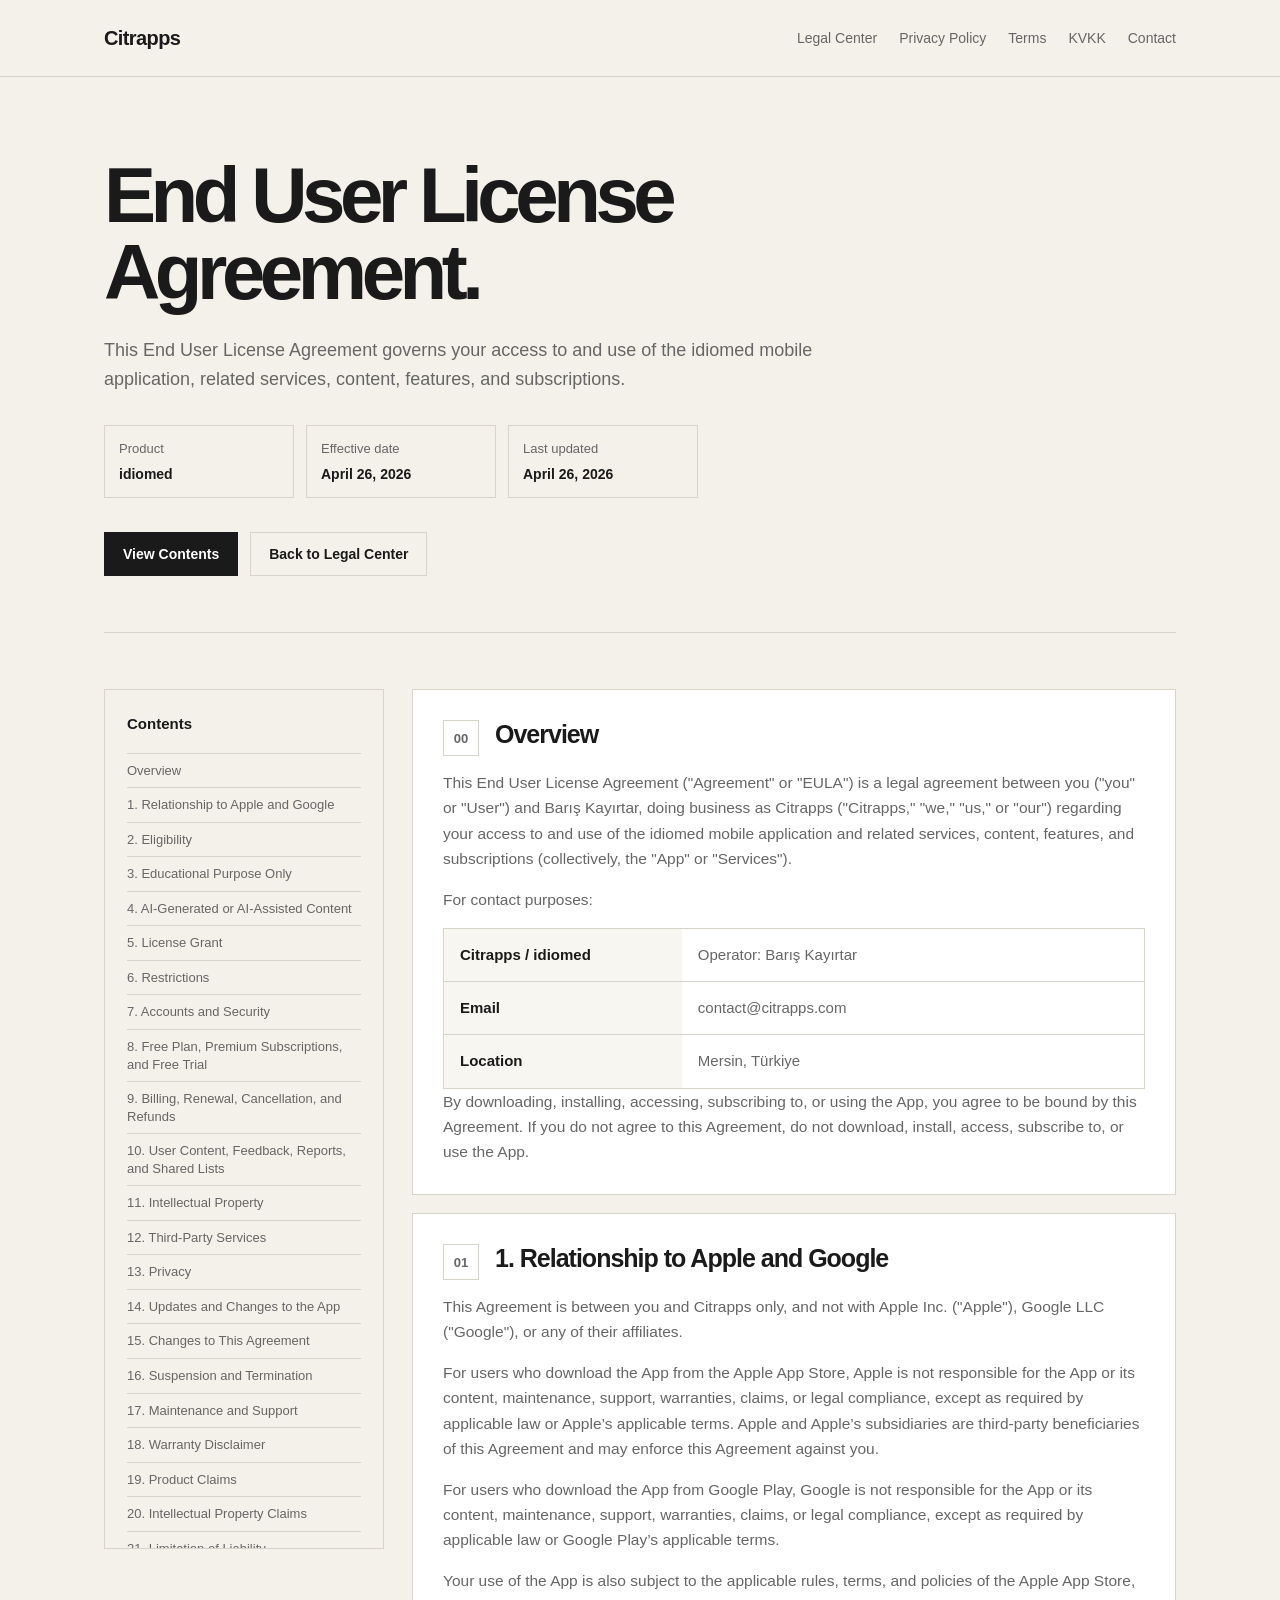
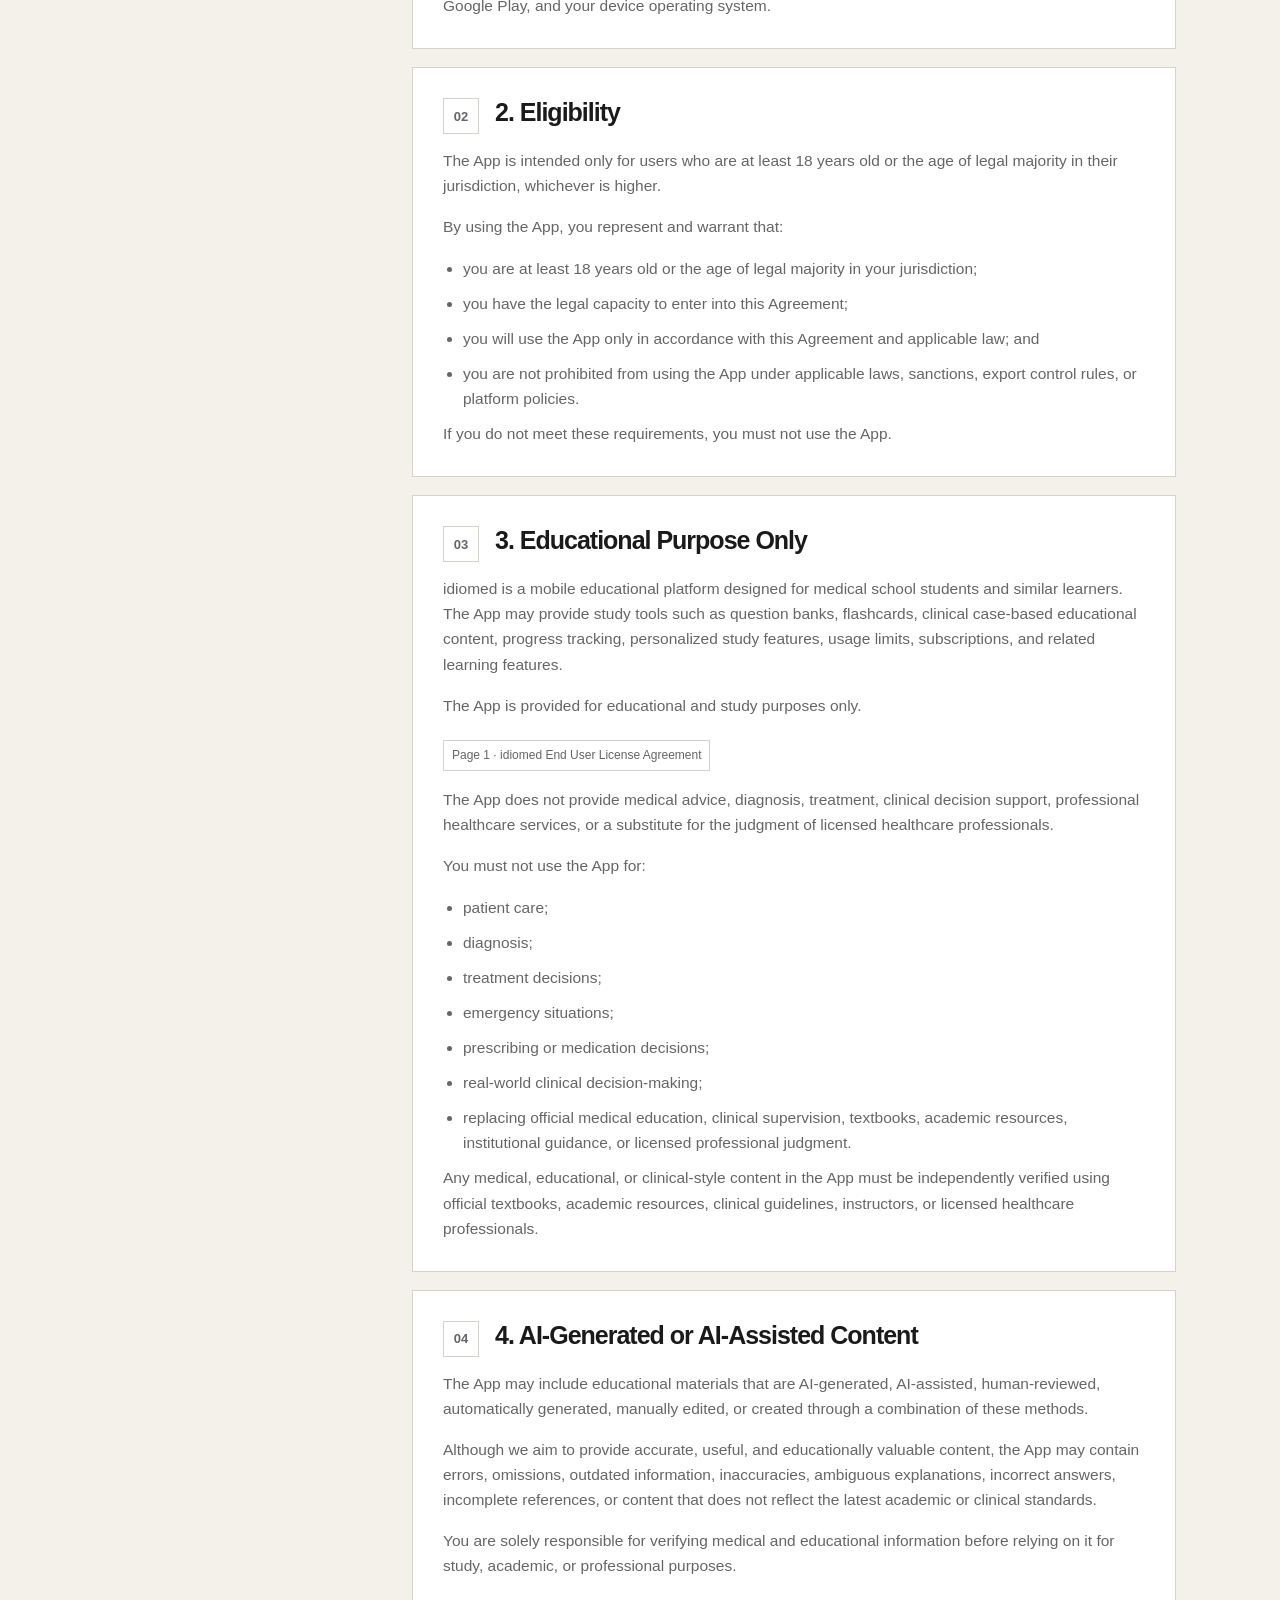
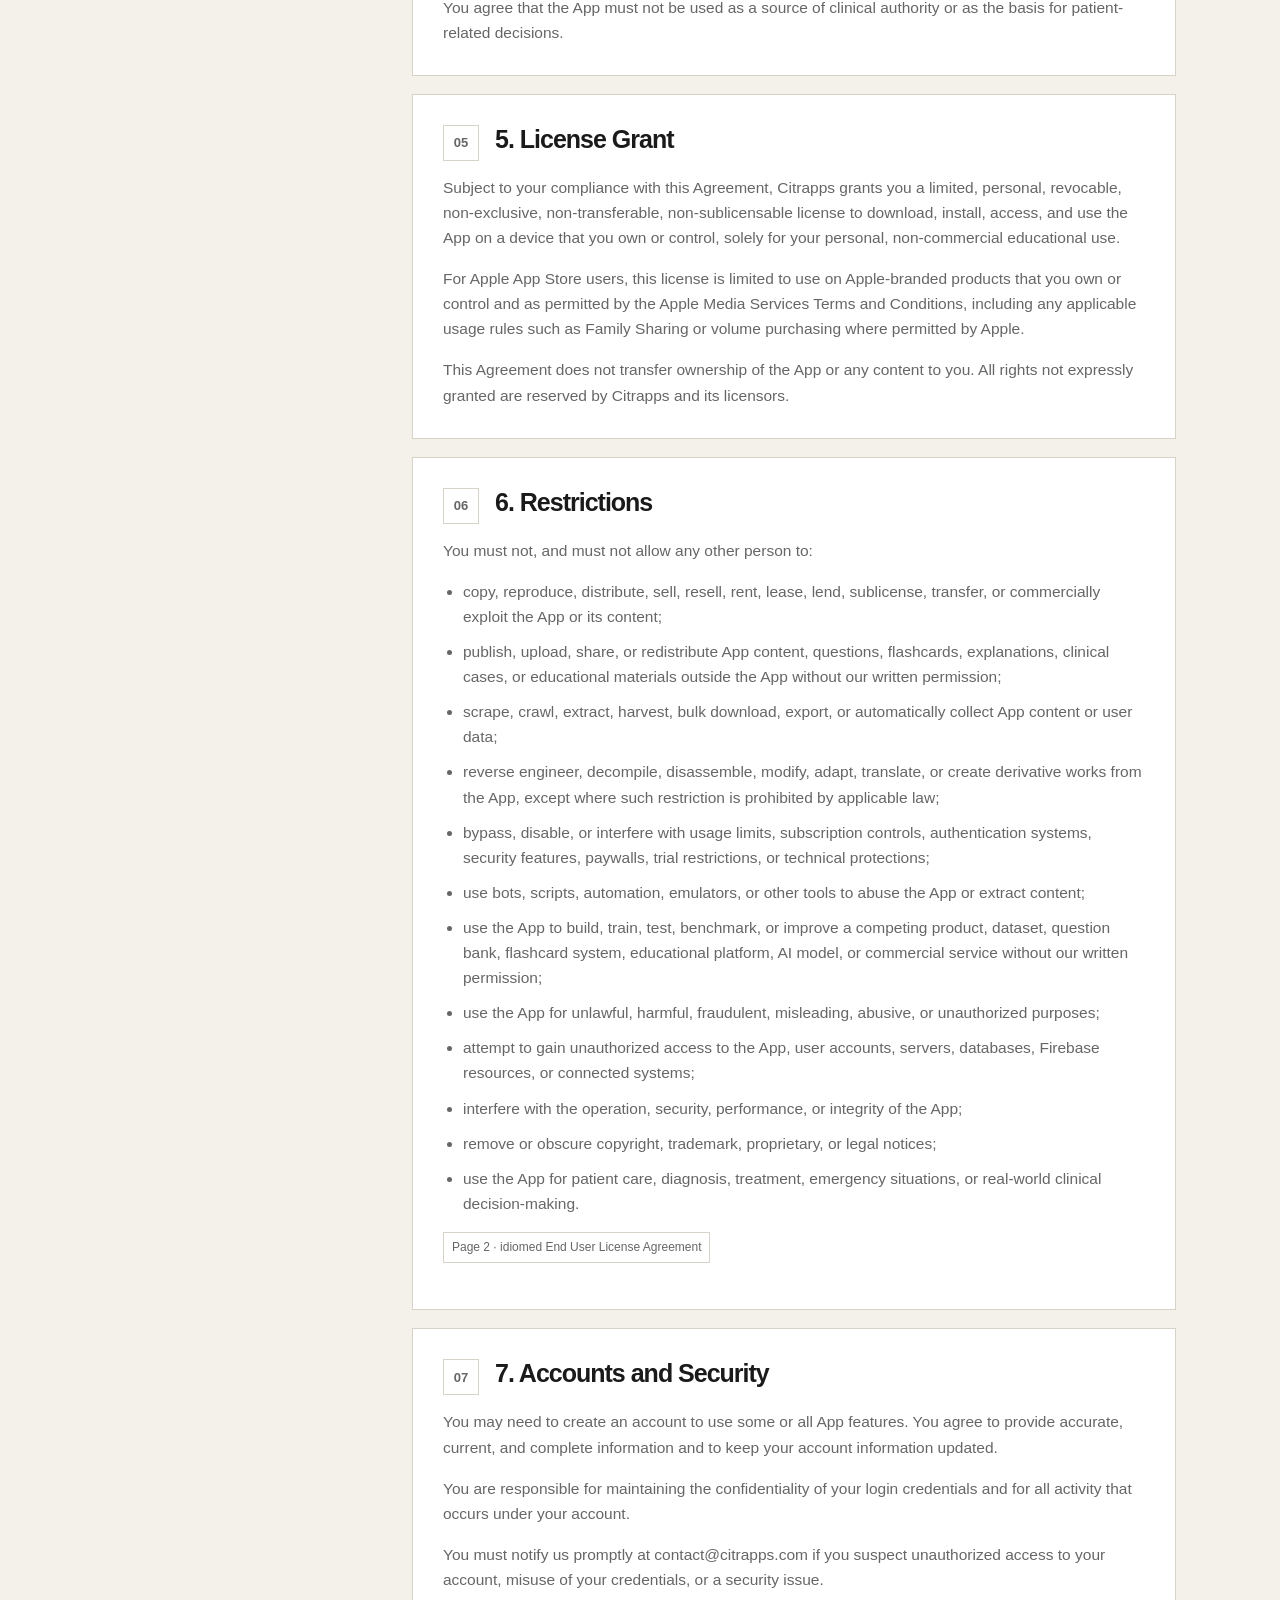
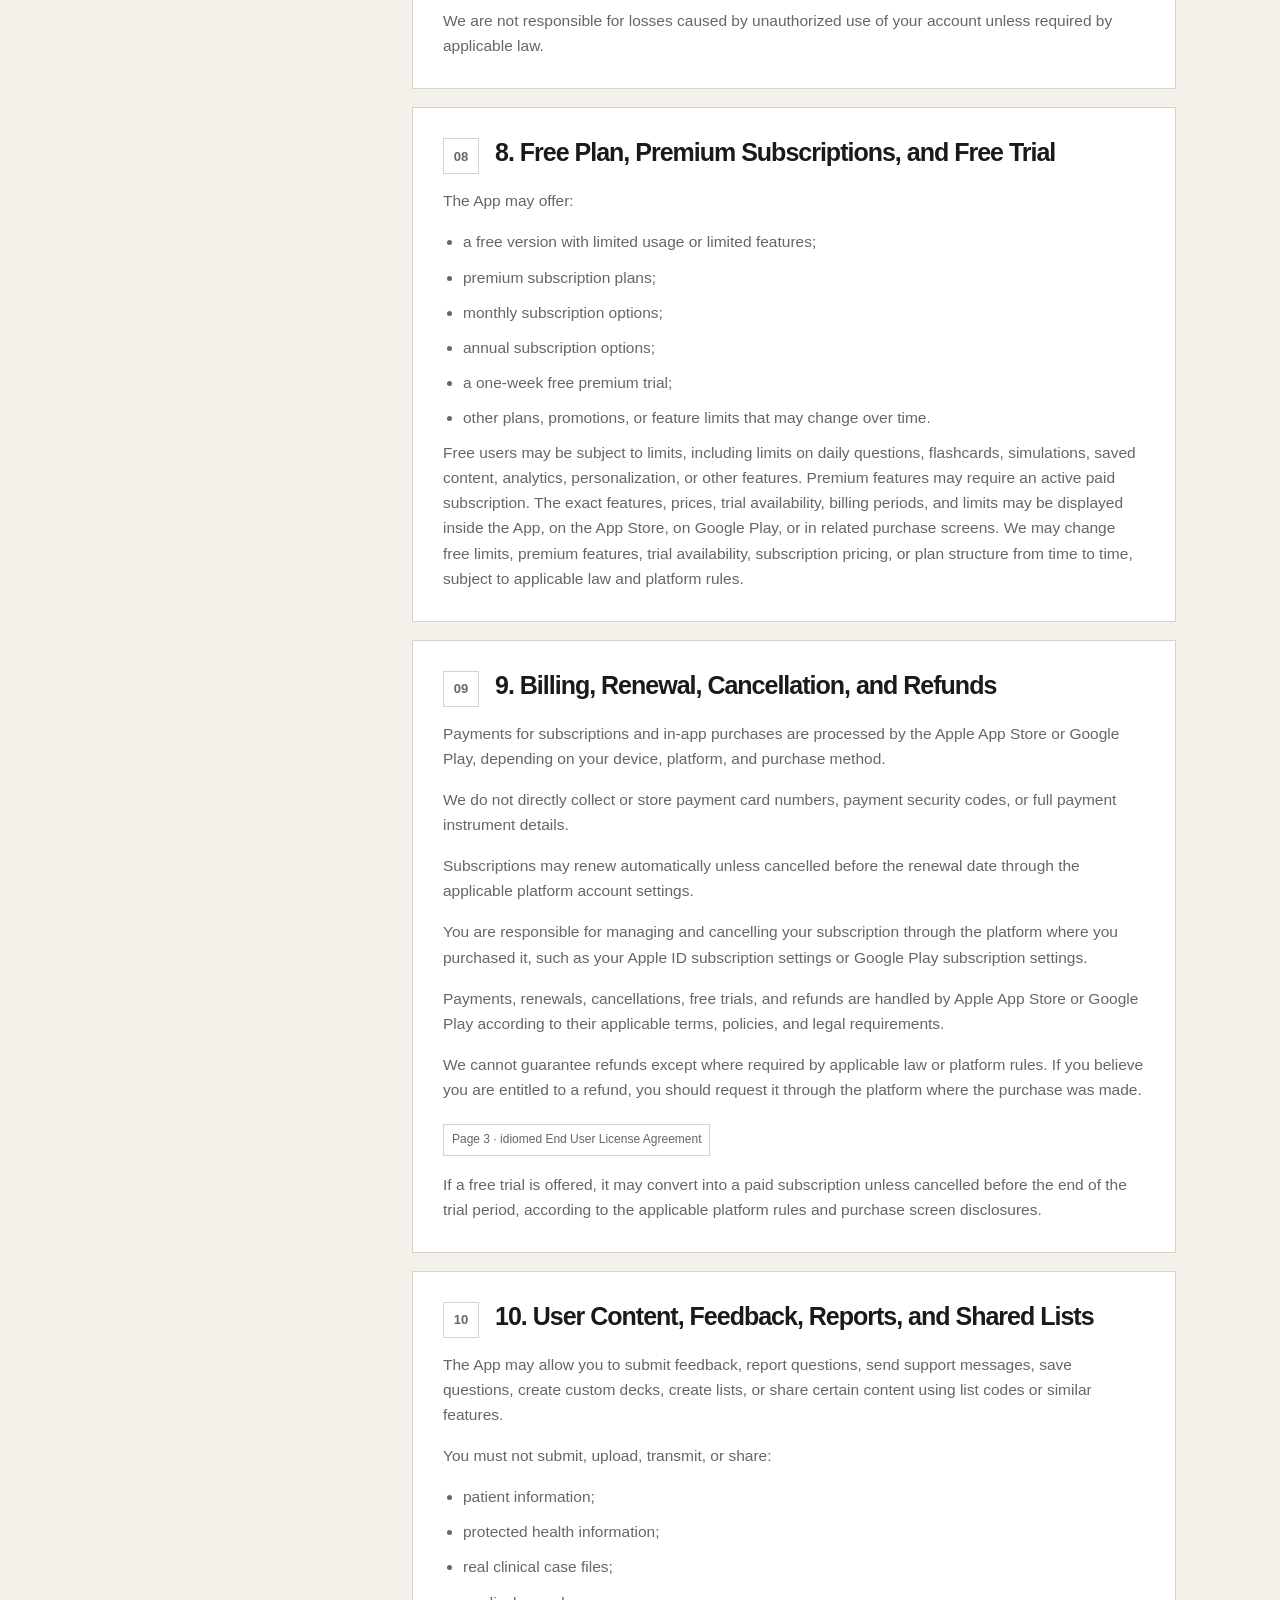
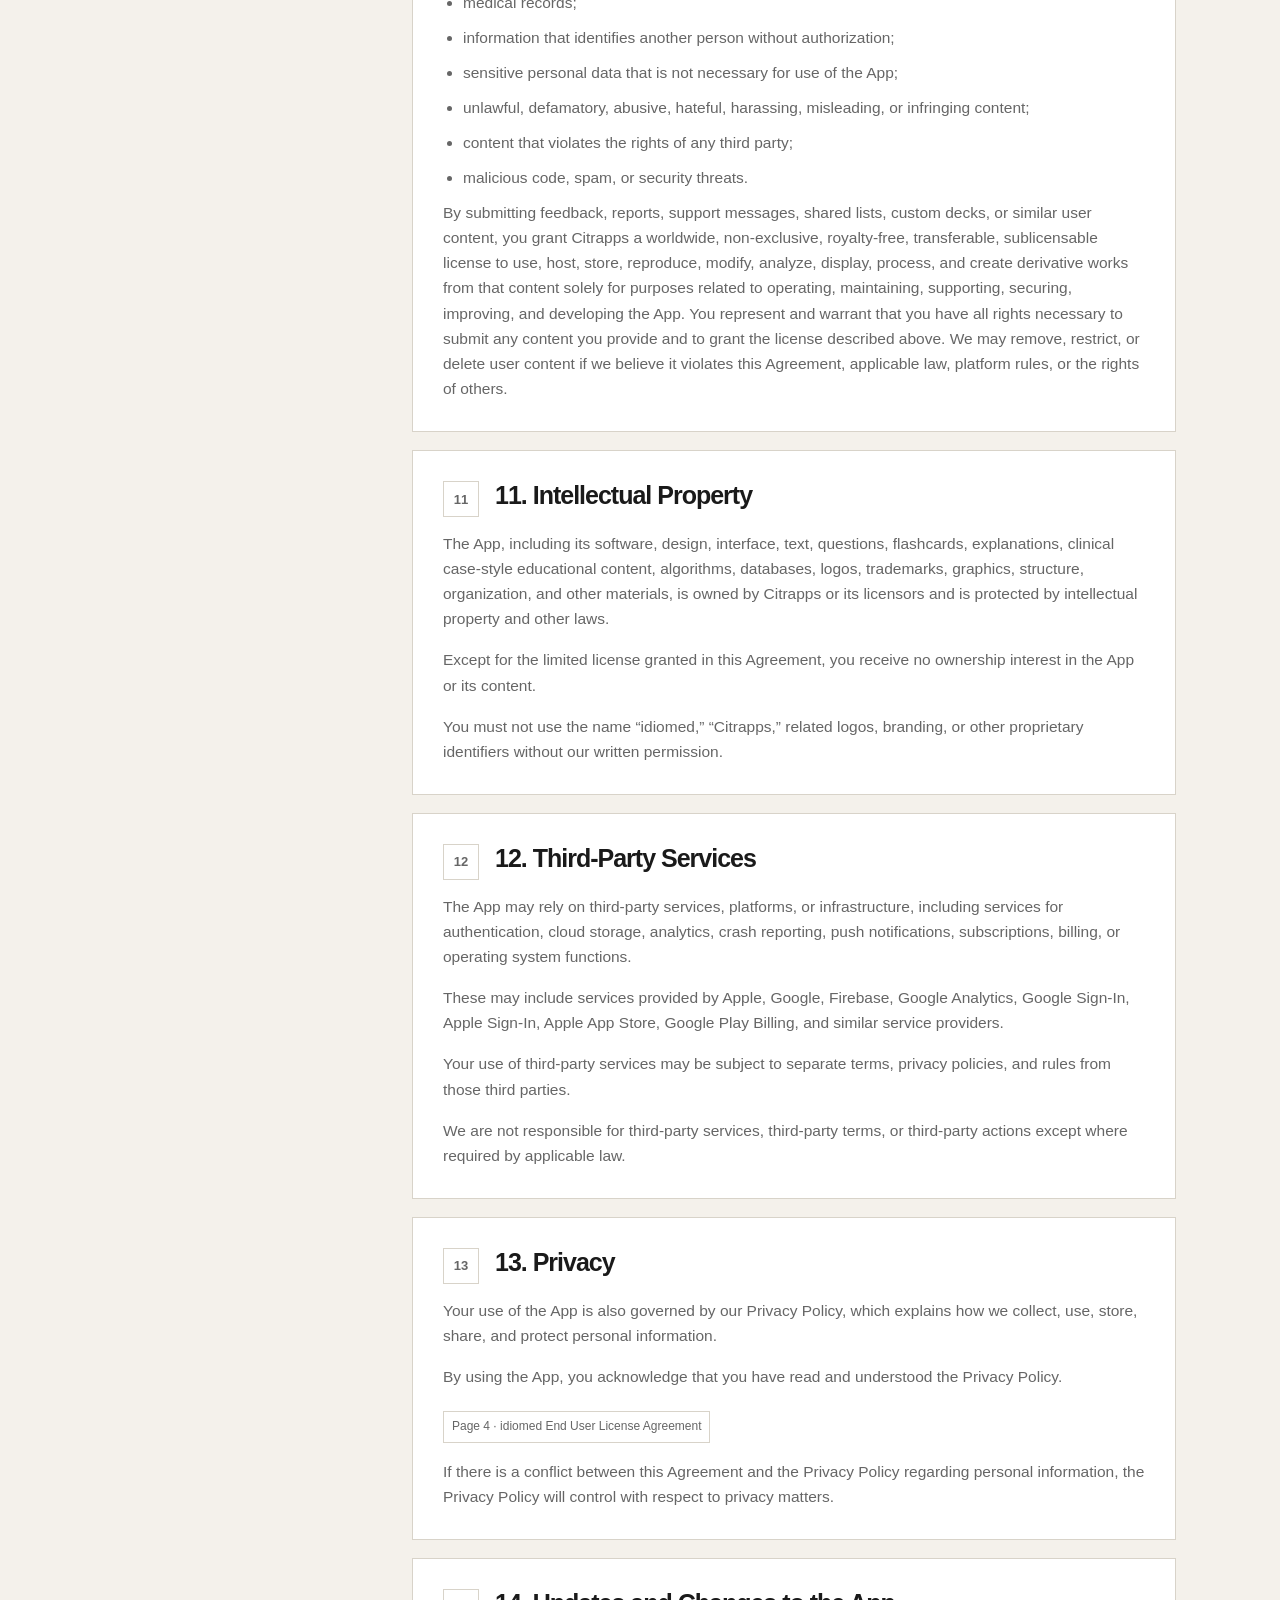
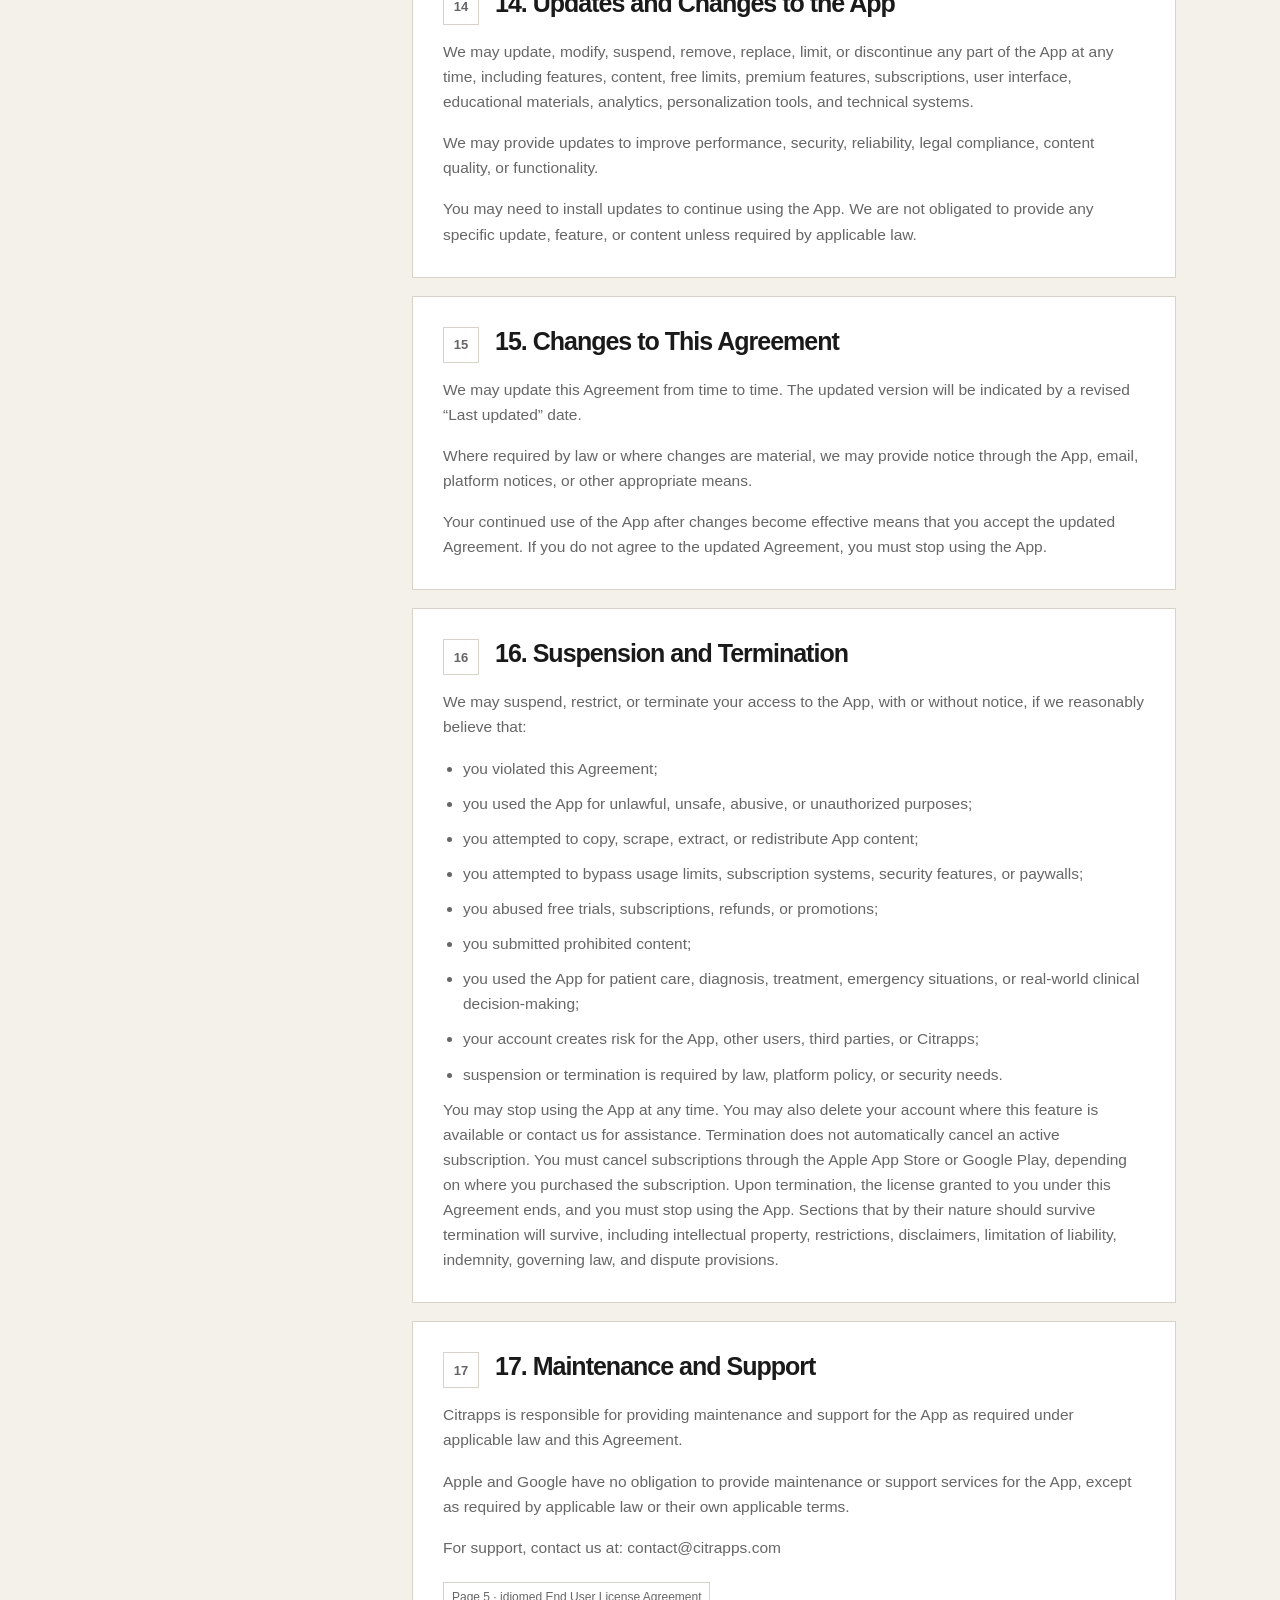
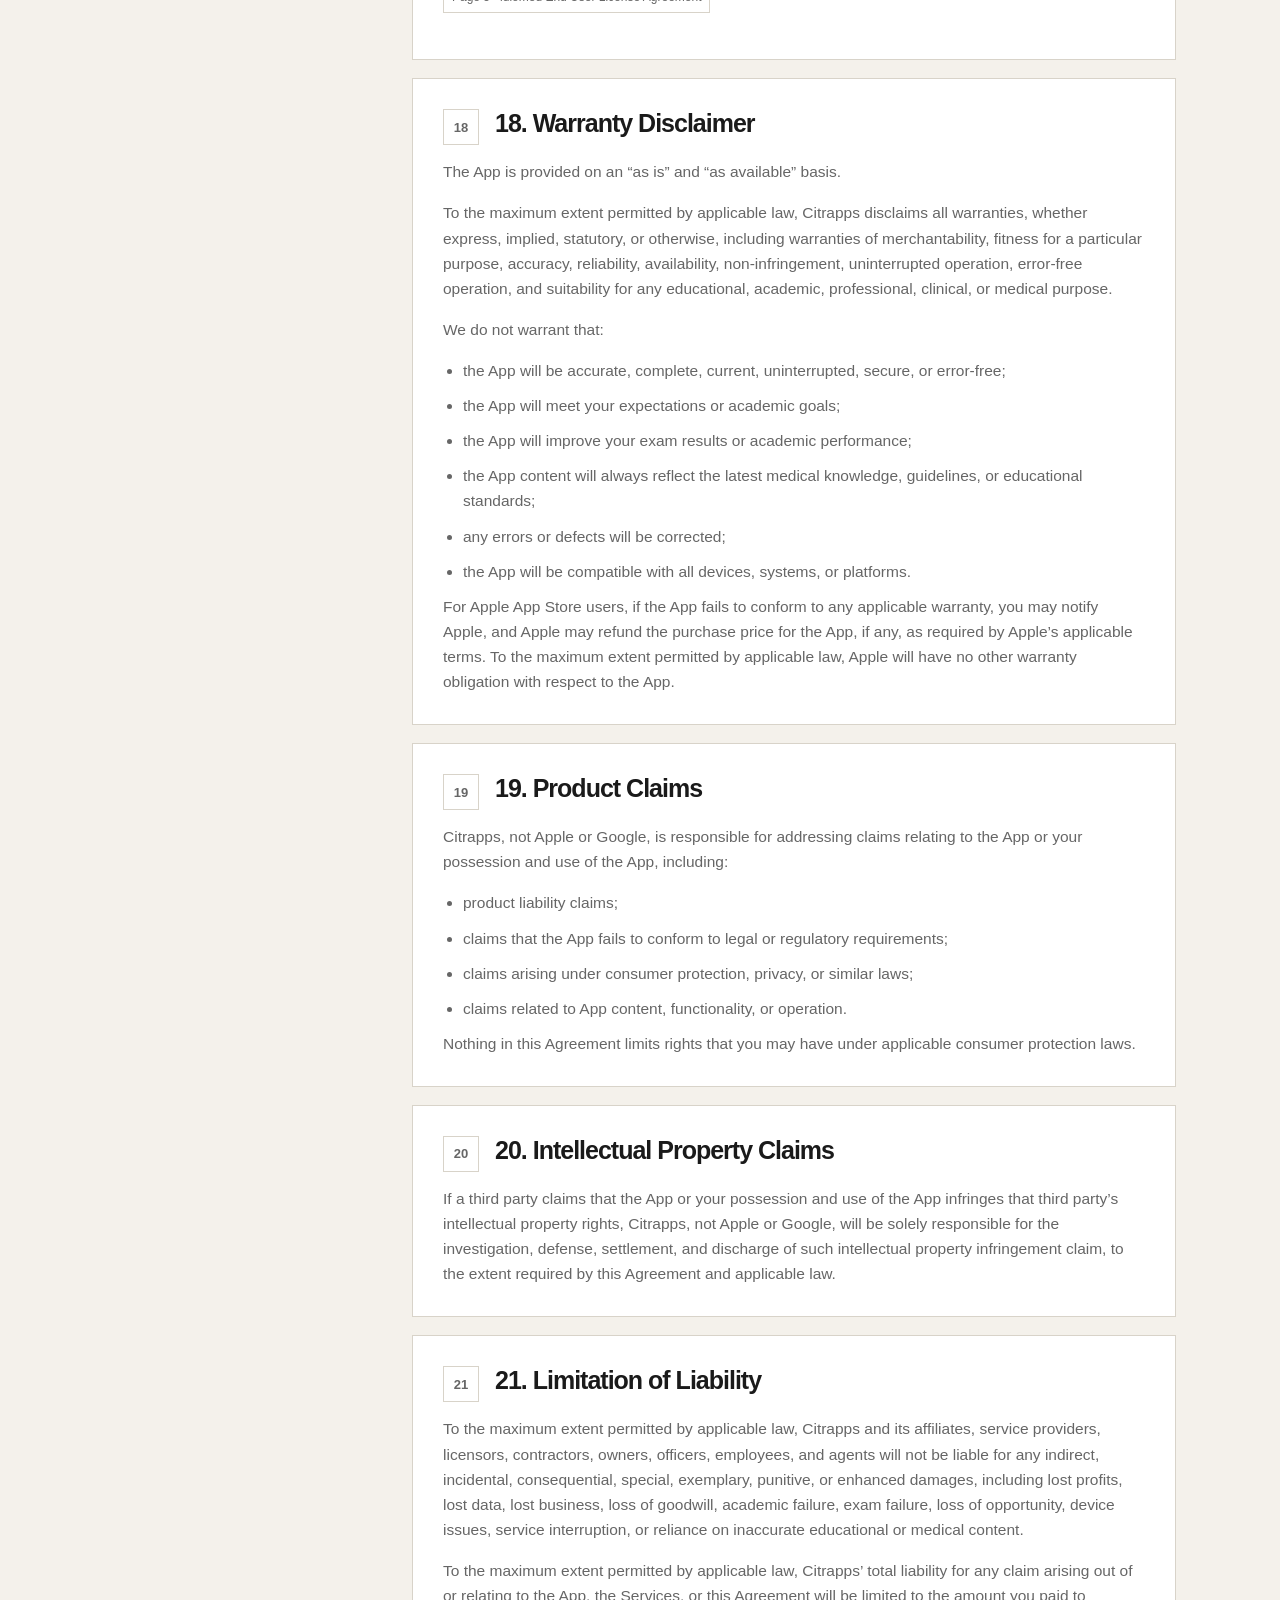
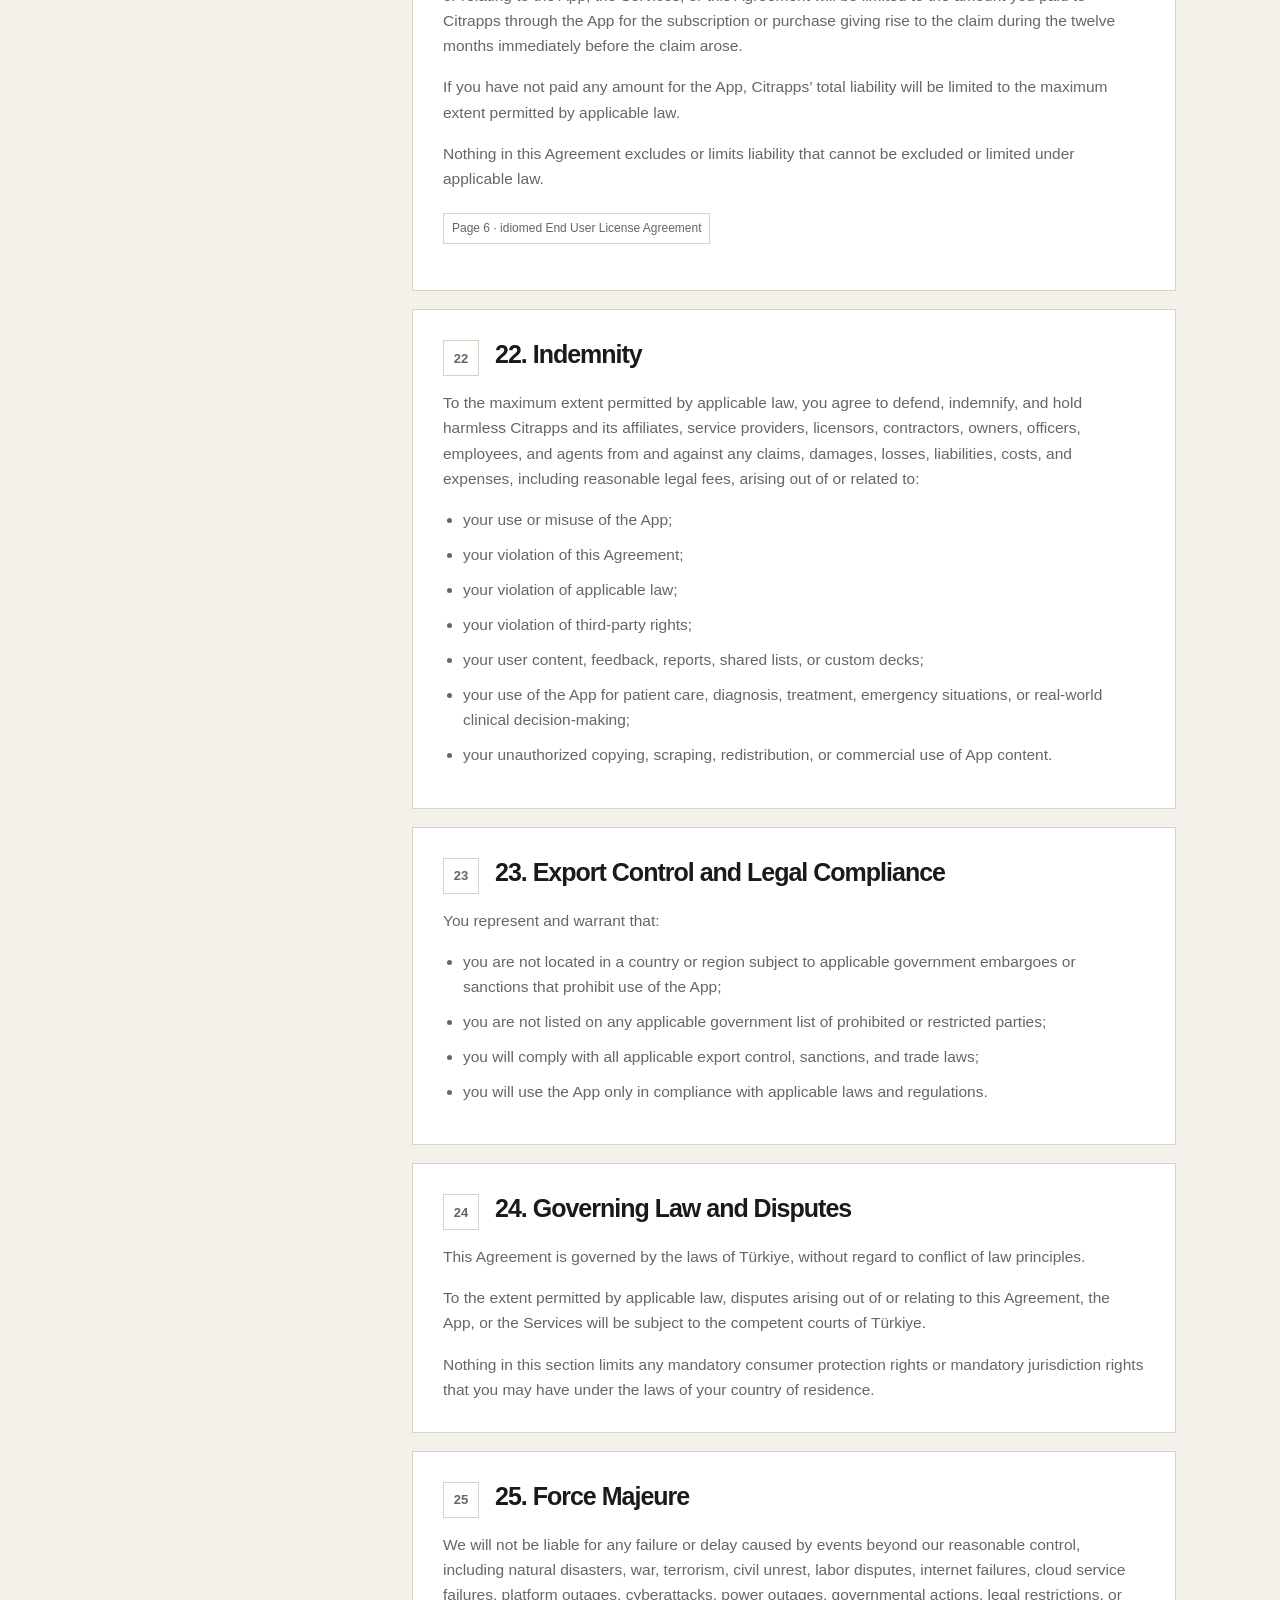
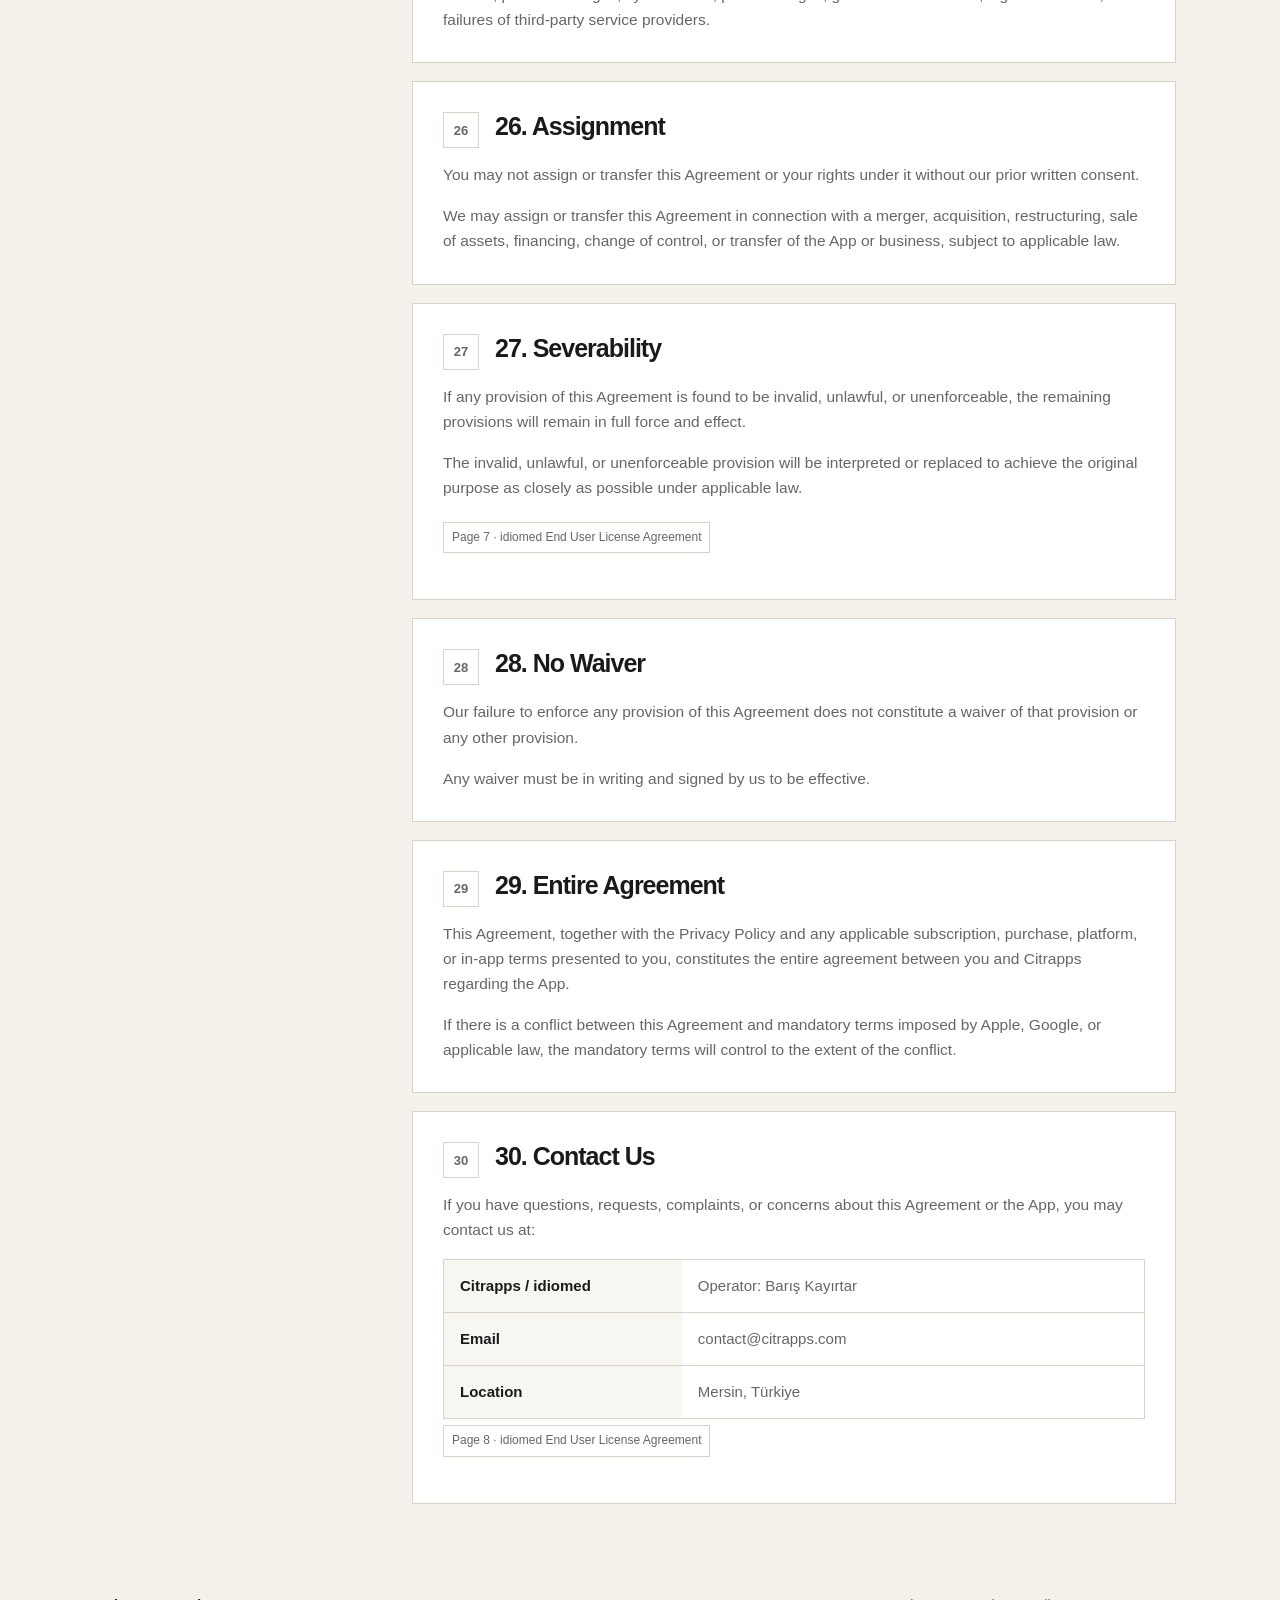
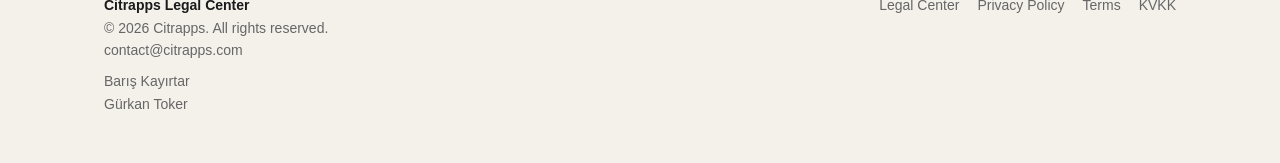
<file: eula.html>
<!DOCTYPE html>
<html lang="tr">
<head>
  <meta charset="UTF-8" />
  <meta name="viewport" content="width=device-width, initial-scale=1.0" />

  <title>End User License Agreement | idiomed</title>
  <meta name="description" content="End User License Agreement for the idiomed mobile application by Citrapps." />

  <style>
    :root {
      --bg: #f4f1eb;
      --surface: #ffffff;
      --text: #1a1a1a;
      --muted: #666666;
      --border: #d8d3c9;
      --accent: #223a63;
      --max-width: 1120px;
    }

    * {
      box-sizing: border-box;
    }

    html {
      scroll-behavior: smooth;
    }

    body {
      margin: 0;
      background: var(--bg);
      color: var(--text);
      font-family: -apple-system, BlinkMacSystemFont, "Segoe UI", Arial, sans-serif;
      line-height: 1.62;
    }

    a {
      color: inherit;
      text-decoration: none;
    }

    p {
      margin: 0 0 16px;
      color: var(--muted);
      font-size: 15.5px;
    }

    p:last-child {
      margin-bottom: 0;
    }

    .site-header {
      border-bottom: 1px solid var(--border);
      background: var(--bg);
    }

    .header-inner {
      max-width: var(--max-width);
      margin: 0 auto;
      padding: 22px 24px;
      display: flex;
      justify-content: space-between;
      align-items: center;
      gap: 24px;
    }

    .brand {
      font-size: 20px;
      font-weight: 700;
      letter-spacing: -0.03em;
    }

    .nav {
      display: flex;
      flex-wrap: wrap;
      gap: 22px;
      color: var(--muted);
      font-size: 14px;
    }

    .brand:hover,
    .nav a:hover {
      color: var(--accent);
    }

    .main {
      max-width: var(--max-width);
      margin: 0 auto;
      padding: 72px 24px 40px;
    }

    .hero {
      padding: 8px 0 56px;
      border-bottom: 1px solid var(--border);
    }

    .hero h1 {
      margin: 0;
      max-width: 860px;
      font-size: clamp(44px, 7vw, 78px);
      line-height: 0.98;
      letter-spacing: -0.07em;
      font-weight: 750;
    }

    .hero p {
      margin: 26px 0 0;
      max-width: 740px;
      font-size: 18px;
      color: var(--muted);
    }

    .meta-row {
      display: flex;
      flex-wrap: wrap;
      gap: 12px;
      margin-top: 30px;
    }

    .meta-box {
      border: 1px solid var(--border);
      background: transparent;
      padding: 12px 14px;
      min-width: 190px;
    }

    .meta-label {
      display: block;
      font-size: 13px;
      color: var(--muted);
      margin-bottom: 4px;
    }

    .meta-value {
      display: block;
      color: var(--text);
      font-weight: 650;
      font-size: 14px;
    }

    .hero-actions {
      display: flex;
      flex-wrap: wrap;
      gap: 12px;
      margin-top: 34px;
    }

    .button {
      display: inline-flex;
      align-items: center;
      justify-content: center;
      min-height: 44px;
      padding: 0 18px;
      border: 1px solid var(--text);
      background: var(--text);
      color: #ffffff;
      font-size: 14px;
      font-weight: 600;
    }

    .button.secondary {
      background: transparent;
      color: var(--text);
      border-color: var(--border);
    }

    .button:hover {
      background: var(--accent);
      border-color: var(--accent);
      color: #ffffff;
    }

    .button.secondary:hover {
      background: var(--surface);
      border-color: var(--text);
      color: var(--text);
    }

    .content-layout {
      display: grid;
      grid-template-columns: 280px minmax(0, 1fr);
      gap: 28px;
      padding-top: 56px;
    }

    .toc {
      position: sticky;
      top: 20px;
      align-self: start;
      border: 1px solid var(--border);
      background: transparent;
      padding: 22px;
      max-height: calc(100vh - 40px);
      overflow: auto;
    }

    .toc-title {
      margin: 0 0 16px;
      color: var(--text);
      font-size: 15px;
      font-weight: 700;
    }

    .toc a {
      display: block;
      padding: 8px 0;
      color: var(--muted);
      font-size: 13px;
      line-height: 1.35;
      border-top: 1px solid var(--border);
    }

    .toc a:hover {
      color: var(--accent);
    }

    .document {
      min-width: 0;
    }

    .section {
      border: 1px solid var(--border);
      background: var(--surface);
      padding: 30px;
      margin-bottom: 18px;
    }

    .section-header {
      display: flex;
      align-items: flex-start;
      gap: 16px;
      margin-bottom: 14px;
    }

    .section-number {
      flex: 0 0 auto;
      width: 36px;
      height: 36px;
      border: 1px solid var(--border);
      display: inline-flex;
      align-items: center;
      justify-content: center;
      color: var(--muted);
      font-size: 13px;
      font-weight: 700;
    }

    h2 {
      margin: 0;
      color: var(--text);
      font-size: 25px;
      line-height: 1.15;
      letter-spacing: -0.04em;
    }

    .policy-list {
      margin: 8px 0 0;
      padding-left: 20px;
      color: var(--muted);
      font-size: 15.5px;
    }

    .policy-list li {
      margin-bottom: 10px;
    }

    .page-marker {
      display: inline-block;
      margin: 6px 0 16px;
      padding: 5px 8px;
      border: 1px solid var(--border);
      color: var(--muted);
      font-size: 12px;
      background: transparent;
    }

    .info-table {
      width: 100%;
      border-collapse: collapse;
      margin-top: 16px;
      border: 1px solid var(--border);
      font-size: 15px;
    }

    .info-table th,
    .info-table td {
      text-align: left;
      vertical-align: top;
      padding: 14px 16px;
      border-bottom: 1px solid var(--border);
      color: var(--muted);
    }

    .info-table th {
      width: 34%;
      color: var(--text);
      font-weight: 650;
      background: #f8f6f1;
    }

    .info-table tr:last-child th,
    .info-table tr:last-child td {
      border-bottom: none;
    }

    .footer {
      max-width: var(--max-width);
      margin: 0 auto;
      padding: 32px 24px 48px;
      display: flex;
      justify-content: space-between;
      gap: 24px;
      color: var(--muted);
      font-size: 14px;
    }

    .footer-left strong {
      color: var(--text);
    }

    .footer-names {
      margin-top: 8px;
      color: var(--muted);
    }

    .footer-links {
      display: flex;
      flex-wrap: wrap;
      gap: 18px;
      justify-content: flex-end;
    }

    .footer a:hover {
      color: var(--text);
    }

    @media (max-width: 900px) {
      .header-inner {
        flex-direction: column;
        align-items: flex-start;
      }

      .content-layout {
        grid-template-columns: 1fr;
      }

      .toc {
        position: static;
        max-height: none;
      }

      .footer {
        flex-direction: column;
      }

      .footer-links {
        justify-content: flex-start;
      }
    }

    @media (max-width: 560px) {
      .main,
      .header-inner,
      .footer {
        padding-left: 18px;
        padding-right: 18px;
      }

      .hero {
        padding-bottom: 48px;
      }

      .hero h1 {
        font-size: 46px;
      }

      .hero p {
        font-size: 16px;
      }

      .hero-actions {
        flex-direction: column;
      }

      .button {
        width: 100%;
      }

      .section {
        padding: 22px;
      }

      .section-header {
        flex-direction: column;
      }

      .info-table th,
      .info-table td {
        display: block;
        width: 100%;
      }

      .info-table th {
        border-bottom: none;
        padding-bottom: 4px;
      }

      .info-table td {
        padding-top: 4px;
      }
    }
  </style>
</head>

<body>
  <header class="site-header">
    <div class="header-inner">
      <a class="brand" href="https://citrapps.com/">Citrapps</a>

      <nav class="nav" aria-label="Main navigation">
        <a href="https://legal.citrapps.com/">Legal Center</a>
        <a href="privacy.html">Privacy Policy</a>
        <a href="terms.html">Terms</a>
        <a href="kvkk.html">KVKK</a>
        <a href="mailto:contact@citrapps.com">Contact</a>
      </nav>
    </div>
  </header>

  <main class="main">
    <section class="hero">
      <h1>End User License Agreement.</h1>

      <p>
        This End User License Agreement governs your access to and use of the
        idiomed mobile application, related services, content, features, and
        subscriptions.
      </p>

      <div class="meta-row">
        <div class="meta-box">
          <span class="meta-label">Product</span>
          <span class="meta-value">idiomed</span>
        </div>

        <div class="meta-box">
          <span class="meta-label">Effective date</span>
          <span class="meta-value">April 26, 2026</span>
        </div>

        <div class="meta-box">
          <span class="meta-label">Last updated</span>
          <span class="meta-value">April 26, 2026</span>
        </div>
      </div>

      <div class="hero-actions">
        <a class="button" href="#contents">View Contents</a>
        <a class="button secondary" href="https://legal.citrapps.com/">Back to Legal Center</a>
      </div>
    </section>

    <div class="content-layout" id="contents">
      <aside class="toc" aria-label="Table of contents">
        <p class="toc-title">Contents</p>
        <a href="#overview">Overview</a>
        <a href="#1-relationship-to-apple-and-google">1. Relationship to Apple and Google</a>
        <a href="#2-eligibility">2. Eligibility</a>
        <a href="#3-educational-purpose-only">3. Educational Purpose Only</a>
        <a href="#4-ai-generated-or-ai-assisted-content">4. AI-Generated or AI-Assisted Content</a>
        <a href="#5-license-grant">5. License Grant</a>
        <a href="#6-restrictions">6. Restrictions</a>
        <a href="#7-accounts-and-security">7. Accounts and Security</a>
        <a href="#8-free-plan-premium-subscriptions-and-free-trial">8. Free Plan, Premium Subscriptions, and Free Trial</a>
        <a href="#9-billing-renewal-cancellation-and-refunds">9. Billing, Renewal, Cancellation, and Refunds</a>
        <a href="#10-user-content-feedback-reports-and-shared-lists">10. User Content, Feedback, Reports, and Shared Lists</a>
        <a href="#11-intellectual-property">11. Intellectual Property</a>
        <a href="#12-third-party-services">12. Third-Party Services</a>
        <a href="#13-privacy">13. Privacy</a>
        <a href="#14-updates-and-changes-to-the-app">14. Updates and Changes to the App</a>
        <a href="#15-changes-to-this-agreement">15. Changes to This Agreement</a>
        <a href="#16-suspension-and-termination">16. Suspension and Termination</a>
        <a href="#17-maintenance-and-support">17. Maintenance and Support</a>
        <a href="#18-warranty-disclaimer">18. Warranty Disclaimer</a>
        <a href="#19-product-claims">19. Product Claims</a>
        <a href="#20-intellectual-property-claims">20. Intellectual Property Claims</a>
        <a href="#21-limitation-of-liability">21. Limitation of Liability</a>
        <a href="#22-indemnity">22. Indemnity</a>
        <a href="#23-export-control-and-legal-compliance">23. Export Control and Legal Compliance</a>
        <a href="#24-governing-law-and-disputes">24. Governing Law and Disputes</a>
        <a href="#25-force-majeure">25. Force Majeure</a>
        <a href="#26-assignment">26. Assignment</a>
        <a href="#27-severability">27. Severability</a>
        <a href="#28-no-waiver">28. No Waiver</a>
        <a href="#29-entire-agreement">29. Entire Agreement</a>
        <a href="#30-contact-us">30. Contact Us</a>
      </aside>

      <article class="document">
        <section class="section" id="overview">
          <div class="section-header">
            <div class="section-number">00</div>
            <h2>Overview</h2>
          </div>
          <p>This End User License Agreement ("Agreement" or "EULA") is a legal agreement between you ("you" or "User") and Barış Kayırtar, doing business as Citrapps ("Citrapps," "we," "us," or "our") regarding your access to and use of the idiomed mobile application and related services, content, features, and subscriptions (collectively, the "App" or "Services").</p>
          <p>For contact purposes:</p>

          <table class="info-table">
            <tbody>
              <tr>
                <th>Citrapps / idiomed</th>
                <td>Operator: Barış Kayırtar</td>
              </tr>
              <tr>
                <th>Email</th>
                <td>contact@citrapps.com</td>
              </tr>
              <tr>
                <th>Location</th>
                <td>Mersin, Türkiye</td>
              </tr>
            </tbody>
          </table>

          <p>By downloading, installing, accessing, subscribing to, or using the App, you agree to be bound by this Agreement. If you do not agree to this Agreement, do not download, install, access, subscribe to, or use the App.</p>
        </section>

        <section class="section" id="1-relationship-to-apple-and-google">
          <div class="section-header">
            <div class="section-number">01</div>
            <h2>1. Relationship to Apple and Google</h2>
          </div>
          <p>This Agreement is between you and Citrapps only, and not with Apple Inc. ("Apple"), Google LLC ("Google"), or any of their affiliates.</p>
          <p>For users who download the App from the Apple App Store, Apple is not responsible for the App or its content, maintenance, support, warranties, claims, or legal compliance, except as required by applicable law or Apple’s applicable terms. Apple and Apple’s subsidiaries are third-party beneficiaries of this Agreement and may enforce this Agreement against you.</p>
          <p>For users who download the App from Google Play, Google is not responsible for the App or its content, maintenance, support, warranties, claims, or legal compliance, except as required by applicable law or Google Play’s applicable terms.</p>
          <p>Your use of the App is also subject to the applicable rules, terms, and policies of the Apple App Store, Google Play, and your device operating system.</p>
        </section>

        <section class="section" id="2-eligibility">
          <div class="section-header">
            <div class="section-number">02</div>
            <h2>2. Eligibility</h2>
          </div>
          <p>The App is intended only for users who are at least 18 years old or the age of legal majority in their jurisdiction, whichever is higher.</p>
          <p>By using the App, you represent and warrant that:</p>
          <ul class="policy-list">
            <li>you are at least 18 years old or the age of legal majority in your jurisdiction;</li>
            <li>you have the legal capacity to enter into this Agreement;</li>
            <li>you will use the App only in accordance with this Agreement and applicable law; and</li>
            <li>you are not prohibited from using the App under applicable laws, sanctions, export control rules, or platform policies.</li>
          </ul>
          <p>If you do not meet these requirements, you must not use the App.</p>
        </section>

        <section class="section" id="3-educational-purpose-only">
          <div class="section-header">
            <div class="section-number">03</div>
            <h2>3. Educational Purpose Only</h2>
          </div>
          <p>idiomed is a mobile educational platform designed for medical school students and similar learners. The App may provide study tools such as question banks, flashcards, clinical case-based educational content, progress tracking, personalized study features, usage limits, subscriptions, and related learning features.</p>
          <p>The App is provided for educational and study purposes only.</p>
          <span class="page-marker">Page 1 · idiomed End User License Agreement</span>
          <p>The App does not provide medical advice, diagnosis, treatment, clinical decision support, professional healthcare services, or a substitute for the judgment of licensed healthcare professionals.</p>
          <p>You must not use the App for:</p>
          <ul class="policy-list">
            <li>patient care;</li>
            <li>diagnosis;</li>
            <li>treatment decisions;</li>
            <li>emergency situations;</li>
            <li>prescribing or medication decisions;</li>
            <li>real-world clinical decision-making;</li>
            <li>replacing official medical education, clinical supervision, textbooks, academic resources, institutional guidance, or licensed professional judgment.</li>
          </ul>
          <p>Any medical, educational, or clinical-style content in the App must be independently verified using official textbooks, academic resources, clinical guidelines, instructors, or licensed healthcare professionals.</p>
        </section>

        <section class="section" id="4-ai-generated-or-ai-assisted-content">
          <div class="section-header">
            <div class="section-number">04</div>
            <h2>4. AI-Generated or AI-Assisted Content</h2>
          </div>
          <p>The App may include educational materials that are AI-generated, AI-assisted, human-reviewed, automatically generated, manually edited, or created through a combination of these methods.</p>
          <p>Although we aim to provide accurate, useful, and educationally valuable content, the App may contain errors, omissions, outdated information, inaccuracies, ambiguous explanations, incorrect answers, incomplete references, or content that does not reflect the latest academic or clinical standards.</p>
          <p>You are solely responsible for verifying medical and educational information before relying on it for study, academic, or professional purposes.</p>
          <p>You agree that the App must not be used as a source of clinical authority or as the basis for patient-related decisions.</p>
        </section>

        <section class="section" id="5-license-grant">
          <div class="section-header">
            <div class="section-number">05</div>
            <h2>5. License Grant</h2>
          </div>
          <p>Subject to your compliance with this Agreement, Citrapps grants you a limited, personal, revocable, non-exclusive, non-transferable, non-sublicensable license to download, install, access, and use the App on a device that you own or control, solely for your personal, non-commercial educational use.</p>
          <p>For Apple App Store users, this license is limited to use on Apple-branded products that you own or control and as permitted by the Apple Media Services Terms and Conditions, including any applicable usage rules such as Family Sharing or volume purchasing where permitted by Apple.</p>
          <p>This Agreement does not transfer ownership of the App or any content to you. All rights not expressly granted are reserved by Citrapps and its licensors.</p>
        </section>

        <section class="section" id="6-restrictions">
          <div class="section-header">
            <div class="section-number">06</div>
            <h2>6. Restrictions</h2>
          </div>
          <p>You must not, and must not allow any other person to:</p>
          <ul class="policy-list">
            <li>copy, reproduce, distribute, sell, resell, rent, lease, lend, sublicense, transfer, or commercially exploit the App or its content;</li>
            <li>publish, upload, share, or redistribute App content, questions, flashcards, explanations, clinical cases, or educational materials outside the App without our written permission;</li>
            <li>scrape, crawl, extract, harvest, bulk download, export, or automatically collect App content or user data;</li>
            <li>reverse engineer, decompile, disassemble, modify, adapt, translate, or create derivative works from the App, except where such restriction is prohibited by applicable law;</li>
            <li>bypass, disable, or interfere with usage limits, subscription controls, authentication systems, security features, paywalls, trial restrictions, or technical protections;</li>
            <li>use bots, scripts, automation, emulators, or other tools to abuse the App or extract content;</li>
            <li>use the App to build, train, test, benchmark, or improve a competing product, dataset, question bank, flashcard system, educational platform, AI model, or commercial service without our written permission;</li>
            <li>use the App for unlawful, harmful, fraudulent, misleading, abusive, or unauthorized purposes;</li>
            <li>attempt to gain unauthorized access to the App, user accounts, servers, databases, Firebase resources, or connected systems;</li>
            <li>interfere with the operation, security, performance, or integrity of the App;</li>
            <li>remove or obscure copyright, trademark, proprietary, or legal notices;</li>
            <li>use the App for patient care, diagnosis, treatment, emergency situations, or real-world clinical decision-making.</li>
          </ul>
          <span class="page-marker">Page 2 · idiomed End User License Agreement</span>
        </section>

        <section class="section" id="7-accounts-and-security">
          <div class="section-header">
            <div class="section-number">07</div>
            <h2>7. Accounts and Security</h2>
          </div>
          <p>You may need to create an account to use some or all App features. You agree to provide accurate, current, and complete information and to keep your account information updated.</p>
          <p>You are responsible for maintaining the confidentiality of your login credentials and for all activity that occurs under your account.</p>
          <p>You must notify us promptly at contact@citrapps.com if you suspect unauthorized access to your account, misuse of your credentials, or a security issue.</p>
          <p>We are not responsible for losses caused by unauthorized use of your account unless required by applicable law.</p>
        </section>

        <section class="section" id="8-free-plan-premium-subscriptions-and-free-trial">
          <div class="section-header">
            <div class="section-number">08</div>
            <h2>8. Free Plan, Premium Subscriptions, and Free Trial</h2>
          </div>
          <p>The App may offer:</p>
          <ul class="policy-list">
            <li>a free version with limited usage or limited features;</li>
            <li>premium subscription plans;</li>
            <li>monthly subscription options;</li>
            <li>annual subscription options;</li>
            <li>a one-week free premium trial;</li>
            <li>other plans, promotions, or feature limits that may change over time.</li>
          </ul>
          <p>Free users may be subject to limits, including limits on daily questions, flashcards, simulations, saved content, analytics, personalization, or other features. Premium features may require an active paid subscription. The exact features, prices, trial availability, billing periods, and limits may be displayed inside the App, on the App Store, on Google Play, or in related purchase screens. We may change free limits, premium features, trial availability, subscription pricing, or plan structure from time to time, subject to applicable law and platform rules.</p>
        </section>

        <section class="section" id="9-billing-renewal-cancellation-and-refunds">
          <div class="section-header">
            <div class="section-number">09</div>
            <h2>9. Billing, Renewal, Cancellation, and Refunds</h2>
          </div>
          <p>Payments for subscriptions and in-app purchases are processed by the Apple App Store or Google Play, depending on your device, platform, and purchase method.</p>
          <p>We do not directly collect or store payment card numbers, payment security codes, or full payment instrument details.</p>
          <p>Subscriptions may renew automatically unless cancelled before the renewal date through the applicable platform account settings.</p>
          <p>You are responsible for managing and cancelling your subscription through the platform where you purchased it, such as your Apple ID subscription settings or Google Play subscription settings.</p>
          <p>Payments, renewals, cancellations, free trials, and refunds are handled by Apple App Store or Google Play according to their applicable terms, policies, and legal requirements.</p>
          <p>We cannot guarantee refunds except where required by applicable law or platform rules. If you believe you are entitled to a refund, you should request it through the platform where the purchase was made.</p>
          <span class="page-marker">Page 3 · idiomed End User License Agreement</span>
          <p>If a free trial is offered, it may convert into a paid subscription unless cancelled before the end of the trial period, according to the applicable platform rules and purchase screen disclosures.</p>
        </section>

        <section class="section" id="10-user-content-feedback-reports-and-shared-lists">
          <div class="section-header">
            <div class="section-number">10</div>
            <h2>10. User Content, Feedback, Reports, and Shared Lists</h2>
          </div>
          <p>The App may allow you to submit feedback, report questions, send support messages, save questions, create custom decks, create lists, or share certain content using list codes or similar features.</p>
          <p>You must not submit, upload, transmit, or share:</p>
          <ul class="policy-list">
            <li>patient information;</li>
            <li>protected health information;</li>
            <li>real clinical case files;</li>
            <li>medical records;</li>
            <li>information that identifies another person without authorization;</li>
            <li>sensitive personal data that is not necessary for use of the App;</li>
            <li>unlawful, defamatory, abusive, hateful, harassing, misleading, or infringing content;</li>
            <li>content that violates the rights of any third party;</li>
            <li>malicious code, spam, or security threats.</li>
          </ul>
          <p>By submitting feedback, reports, support messages, shared lists, custom decks, or similar user content, you grant Citrapps a worldwide, non-exclusive, royalty-free, transferable, sublicensable license to use, host, store, reproduce, modify, analyze, display, process, and create derivative works from that content solely for purposes related to operating, maintaining, supporting, securing, improving, and developing the App. You represent and warrant that you have all rights necessary to submit any content you provide and to grant the license described above. We may remove, restrict, or delete user content if we believe it violates this Agreement, applicable law, platform rules, or the rights of others.</p>
        </section>

        <section class="section" id="11-intellectual-property">
          <div class="section-header">
            <div class="section-number">11</div>
            <h2>11. Intellectual Property</h2>
          </div>
          <p>The App, including its software, design, interface, text, questions, flashcards, explanations, clinical case-style educational content, algorithms, databases, logos, trademarks, graphics, structure, organization, and other materials, is owned by Citrapps or its licensors and is protected by intellectual property and other laws.</p>
          <p>Except for the limited license granted in this Agreement, you receive no ownership interest in the App or its content.</p>
          <p>You must not use the name “idiomed,” “Citrapps,” related logos, branding, or other proprietary identifiers without our written permission.</p>
        </section>

        <section class="section" id="12-third-party-services">
          <div class="section-header">
            <div class="section-number">12</div>
            <h2>12. Third-Party Services</h2>
          </div>
          <p>The App may rely on third-party services, platforms, or infrastructure, including services for authentication, cloud storage, analytics, crash reporting, push notifications, subscriptions, billing, or operating system functions.</p>
          <p>These may include services provided by Apple, Google, Firebase, Google Analytics, Google Sign-In, Apple Sign-In, Apple App Store, Google Play Billing, and similar service providers.</p>
          <p>Your use of third-party services may be subject to separate terms, privacy policies, and rules from those third parties.</p>
          <p>We are not responsible for third-party services, third-party terms, or third-party actions except where required by applicable law.</p>
        </section>

        <section class="section" id="13-privacy">
          <div class="section-header">
            <div class="section-number">13</div>
            <h2>13. Privacy</h2>
          </div>
          <p>Your use of the App is also governed by our Privacy Policy, which explains how we collect, use, store, share, and protect personal information.</p>
          <p>By using the App, you acknowledge that you have read and understood the Privacy Policy.</p>
          <span class="page-marker">Page 4 · idiomed End User License Agreement</span>
          <p>If there is a conflict between this Agreement and the Privacy Policy regarding personal information, the Privacy Policy will control with respect to privacy matters.</p>
        </section>

        <section class="section" id="14-updates-and-changes-to-the-app">
          <div class="section-header">
            <div class="section-number">14</div>
            <h2>14. Updates and Changes to the App</h2>
          </div>
          <p>We may update, modify, suspend, remove, replace, limit, or discontinue any part of the App at any time, including features, content, free limits, premium features, subscriptions, user interface, educational materials, analytics, personalization tools, and technical systems.</p>
          <p>We may provide updates to improve performance, security, reliability, legal compliance, content quality, or functionality.</p>
          <p>You may need to install updates to continue using the App. We are not obligated to provide any specific update, feature, or content unless required by applicable law.</p>
        </section>

        <section class="section" id="15-changes-to-this-agreement">
          <div class="section-header">
            <div class="section-number">15</div>
            <h2>15. Changes to This Agreement</h2>
          </div>
          <p>We may update this Agreement from time to time. The updated version will be indicated by a revised “Last updated” date.</p>
          <p>Where required by law or where changes are material, we may provide notice through the App, email, platform notices, or other appropriate means.</p>
          <p>Your continued use of the App after changes become effective means that you accept the updated Agreement. If you do not agree to the updated Agreement, you must stop using the App.</p>
        </section>

        <section class="section" id="16-suspension-and-termination">
          <div class="section-header">
            <div class="section-number">16</div>
            <h2>16. Suspension and Termination</h2>
          </div>
          <p>We may suspend, restrict, or terminate your access to the App, with or without notice, if we reasonably believe that:</p>
          <ul class="policy-list">
            <li>you violated this Agreement;</li>
            <li>you used the App for unlawful, unsafe, abusive, or unauthorized purposes;</li>
            <li>you attempted to copy, scrape, extract, or redistribute App content;</li>
            <li>you attempted to bypass usage limits, subscription systems, security features, or paywalls;</li>
            <li>you abused free trials, subscriptions, refunds, or promotions;</li>
            <li>you submitted prohibited content;</li>
            <li>you used the App for patient care, diagnosis, treatment, emergency situations, or real-world clinical decision-making;</li>
            <li>your account creates risk for the App, other users, third parties, or Citrapps;</li>
            <li>suspension or termination is required by law, platform policy, or security needs.</li>
          </ul>
          <p>You may stop using the App at any time. You may also delete your account where this feature is available or contact us for assistance. Termination does not automatically cancel an active subscription. You must cancel subscriptions through the Apple App Store or Google Play, depending on where you purchased the subscription. Upon termination, the license granted to you under this Agreement ends, and you must stop using the App. Sections that by their nature should survive termination will survive, including intellectual property, restrictions, disclaimers, limitation of liability, indemnity, governing law, and dispute provisions.</p>
        </section>

        <section class="section" id="17-maintenance-and-support">
          <div class="section-header">
            <div class="section-number">17</div>
            <h2>17. Maintenance and Support</h2>
          </div>
          <p>Citrapps is responsible for providing maintenance and support for the App as required under applicable law and this Agreement.</p>
          <p>Apple and Google have no obligation to provide maintenance or support services for the App, except as required by applicable law or their own applicable terms.</p>
          <p>For support, contact us at: contact@citrapps.com</p>
          <span class="page-marker">Page 5 · idiomed End User License Agreement</span>
        </section>

        <section class="section" id="18-warranty-disclaimer">
          <div class="section-header">
            <div class="section-number">18</div>
            <h2>18. Warranty Disclaimer</h2>
          </div>
          <p>The App is provided on an “as is” and “as available” basis.</p>
          <p>To the maximum extent permitted by applicable law, Citrapps disclaims all warranties, whether express, implied, statutory, or otherwise, including warranties of merchantability, fitness for a particular purpose, accuracy, reliability, availability, non-infringement, uninterrupted operation, error-free operation, and suitability for any educational, academic, professional, clinical, or medical purpose.</p>
          <p>We do not warrant that:</p>
          <ul class="policy-list">
            <li>the App will be accurate, complete, current, uninterrupted, secure, or error-free;</li>
            <li>the App will meet your expectations or academic goals;</li>
            <li>the App will improve your exam results or academic performance;</li>
            <li>the App content will always reflect the latest medical knowledge, guidelines, or educational standards;</li>
            <li>any errors or defects will be corrected;</li>
            <li>the App will be compatible with all devices, systems, or platforms.</li>
          </ul>
          <p>For Apple App Store users, if the App fails to conform to any applicable warranty, you may notify Apple, and Apple may refund the purchase price for the App, if any, as required by Apple’s applicable terms. To the maximum extent permitted by applicable law, Apple will have no other warranty obligation with respect to the App.</p>
        </section>

        <section class="section" id="19-product-claims">
          <div class="section-header">
            <div class="section-number">19</div>
            <h2>19. Product Claims</h2>
          </div>
          <p>Citrapps, not Apple or Google, is responsible for addressing claims relating to the App or your possession and use of the App, including:</p>
          <ul class="policy-list">
            <li>product liability claims;</li>
            <li>claims that the App fails to conform to legal or regulatory requirements;</li>
            <li>claims arising under consumer protection, privacy, or similar laws;</li>
            <li>claims related to App content, functionality, or operation.</li>
          </ul>
          <p>Nothing in this Agreement limits rights that you may have under applicable consumer protection laws.</p>
        </section>

        <section class="section" id="20-intellectual-property-claims">
          <div class="section-header">
            <div class="section-number">20</div>
            <h2>20. Intellectual Property Claims</h2>
          </div>
          <p>If a third party claims that the App or your possession and use of the App infringes that third party’s intellectual property rights, Citrapps, not Apple or Google, will be solely responsible for the investigation, defense, settlement, and discharge of such intellectual property infringement claim, to the extent required by this Agreement and applicable law.</p>
        </section>

        <section class="section" id="21-limitation-of-liability">
          <div class="section-header">
            <div class="section-number">21</div>
            <h2>21. Limitation of Liability</h2>
          </div>
          <p>To the maximum extent permitted by applicable law, Citrapps and its affiliates, service providers, licensors, contractors, owners, officers, employees, and agents will not be liable for any indirect, incidental, consequential, special, exemplary, punitive, or enhanced damages, including lost profits, lost data, lost business, loss of goodwill, academic failure, exam failure, loss of opportunity, device issues, service interruption, or reliance on inaccurate educational or medical content.</p>
          <p>To the maximum extent permitted by applicable law, Citrapps’ total liability for any claim arising out of or relating to the App, the Services, or this Agreement will be limited to the amount you paid to Citrapps through the App for the subscription or purchase giving rise to the claim during the twelve months immediately before the claim arose.</p>
          <p>If you have not paid any amount for the App, Citrapps’ total liability will be limited to the maximum extent permitted by applicable law.</p>
          <p>Nothing in this Agreement excludes or limits liability that cannot be excluded or limited under applicable law.</p>
          <span class="page-marker">Page 6 · idiomed End User License Agreement</span>
        </section>

        <section class="section" id="22-indemnity">
          <div class="section-header">
            <div class="section-number">22</div>
            <h2>22. Indemnity</h2>
          </div>
          <p>To the maximum extent permitted by applicable law, you agree to defend, indemnify, and hold harmless Citrapps and its affiliates, service providers, licensors, contractors, owners, officers, employees, and agents from and against any claims, damages, losses, liabilities, costs, and expenses, including reasonable legal fees, arising out of or related to:</p>
          <ul class="policy-list">
            <li>your use or misuse of the App;</li>
            <li>your violation of this Agreement;</li>
            <li>your violation of applicable law;</li>
            <li>your violation of third-party rights;</li>
            <li>your user content, feedback, reports, shared lists, or custom decks;</li>
            <li>your use of the App for patient care, diagnosis, treatment, emergency situations, or real-world clinical decision-making;</li>
            <li>your unauthorized copying, scraping, redistribution, or commercial use of App content.</li>
          </ul>
        </section>

        <section class="section" id="23-export-control-and-legal-compliance">
          <div class="section-header">
            <div class="section-number">23</div>
            <h2>23. Export Control and Legal Compliance</h2>
          </div>
          <p>You represent and warrant that:</p>
          <ul class="policy-list">
            <li>you are not located in a country or region subject to applicable government embargoes or sanctions that prohibit use of the App;</li>
            <li>you are not listed on any applicable government list of prohibited or restricted parties;</li>
            <li>you will comply with all applicable export control, sanctions, and trade laws;</li>
            <li>you will use the App only in compliance with applicable laws and regulations.</li>
          </ul>
        </section>

        <section class="section" id="24-governing-law-and-disputes">
          <div class="section-header">
            <div class="section-number">24</div>
            <h2>24. Governing Law and Disputes</h2>
          </div>
          <p>This Agreement is governed by the laws of Türkiye, without regard to conflict of law principles.</p>
          <p>To the extent permitted by applicable law, disputes arising out of or relating to this Agreement, the App, or the Services will be subject to the competent courts of Türkiye.</p>
          <p>Nothing in this section limits any mandatory consumer protection rights or mandatory jurisdiction rights that you may have under the laws of your country of residence.</p>
        </section>

        <section class="section" id="25-force-majeure">
          <div class="section-header">
            <div class="section-number">25</div>
            <h2>25. Force Majeure</h2>
          </div>
          <p>We will not be liable for any failure or delay caused by events beyond our reasonable control, including natural disasters, war, terrorism, civil unrest, labor disputes, internet failures, cloud service failures, platform outages, cyberattacks, power outages, governmental actions, legal restrictions, or failures of third-party service providers.</p>
        </section>

        <section class="section" id="26-assignment">
          <div class="section-header">
            <div class="section-number">26</div>
            <h2>26. Assignment</h2>
          </div>
          <p>You may not assign or transfer this Agreement or your rights under it without our prior written consent.</p>
          <p>We may assign or transfer this Agreement in connection with a merger, acquisition, restructuring, sale of assets, financing, change of control, or transfer of the App or business, subject to applicable law.</p>
        </section>

        <section class="section" id="27-severability">
          <div class="section-header">
            <div class="section-number">27</div>
            <h2>27. Severability</h2>
          </div>
          <p>If any provision of this Agreement is found to be invalid, unlawful, or unenforceable, the remaining provisions will remain in full force and effect.</p>
          <p>The invalid, unlawful, or unenforceable provision will be interpreted or replaced to achieve the original purpose as closely as possible under applicable law.</p>
          <span class="page-marker">Page 7 · idiomed End User License Agreement</span>
        </section>

        <section class="section" id="28-no-waiver">
          <div class="section-header">
            <div class="section-number">28</div>
            <h2>28. No Waiver</h2>
          </div>
          <p>Our failure to enforce any provision of this Agreement does not constitute a waiver of that provision or any other provision.</p>
          <p>Any waiver must be in writing and signed by us to be effective.</p>
        </section>

        <section class="section" id="29-entire-agreement">
          <div class="section-header">
            <div class="section-number">29</div>
            <h2>29. Entire Agreement</h2>
          </div>
          <p>This Agreement, together with the Privacy Policy and any applicable subscription, purchase, platform, or in-app terms presented to you, constitutes the entire agreement between you and Citrapps regarding the App.</p>
          <p>If there is a conflict between this Agreement and mandatory terms imposed by Apple, Google, or applicable law, the mandatory terms will control to the extent of the conflict.</p>
        </section>

        <section class="section" id="30-contact-us">
          <div class="section-header">
            <div class="section-number">30</div>
            <h2>30. Contact Us</h2>
          </div>
          <p>If you have questions, requests, complaints, or concerns about this Agreement or the App, you may contact us at:</p>

          <table class="info-table">
            <tbody>
              <tr>
                <th>Citrapps / idiomed</th>
                <td>Operator: Barış Kayırtar</td>
              </tr>
              <tr>
                <th>Email</th>
                <td>contact@citrapps.com</td>
              </tr>
              <tr>
                <th>Location</th>
                <td>Mersin, Türkiye</td>
              </tr>
            </tbody>
          </table>

          <span class="page-marker">Page 8 · idiomed End User License Agreement</span>
        </section>
      </article>
    </div>
  </main>

  <footer class="footer">
    <div class="footer-left">
      <strong>Citrapps Legal Center</strong><br />
      © 2026 Citrapps. All rights reserved.<br />
      <a href="mailto:contact@citrapps.com">contact@citrapps.com</a>

      <div class="footer-names">
        Barış Kayırtar<br />
        Gürkan Toker
      </div>
    </div>

    <div class="footer-links">
      <a href="https://legal.citrapps.com/">Legal Center</a>
      <a href="privacy.html">Privacy Policy</a>
      <a href="terms.html">Terms</a>
      <a href="kvkk.html">KVKK</a>
    </div>
  </footer>
</body>
</html>
</file>
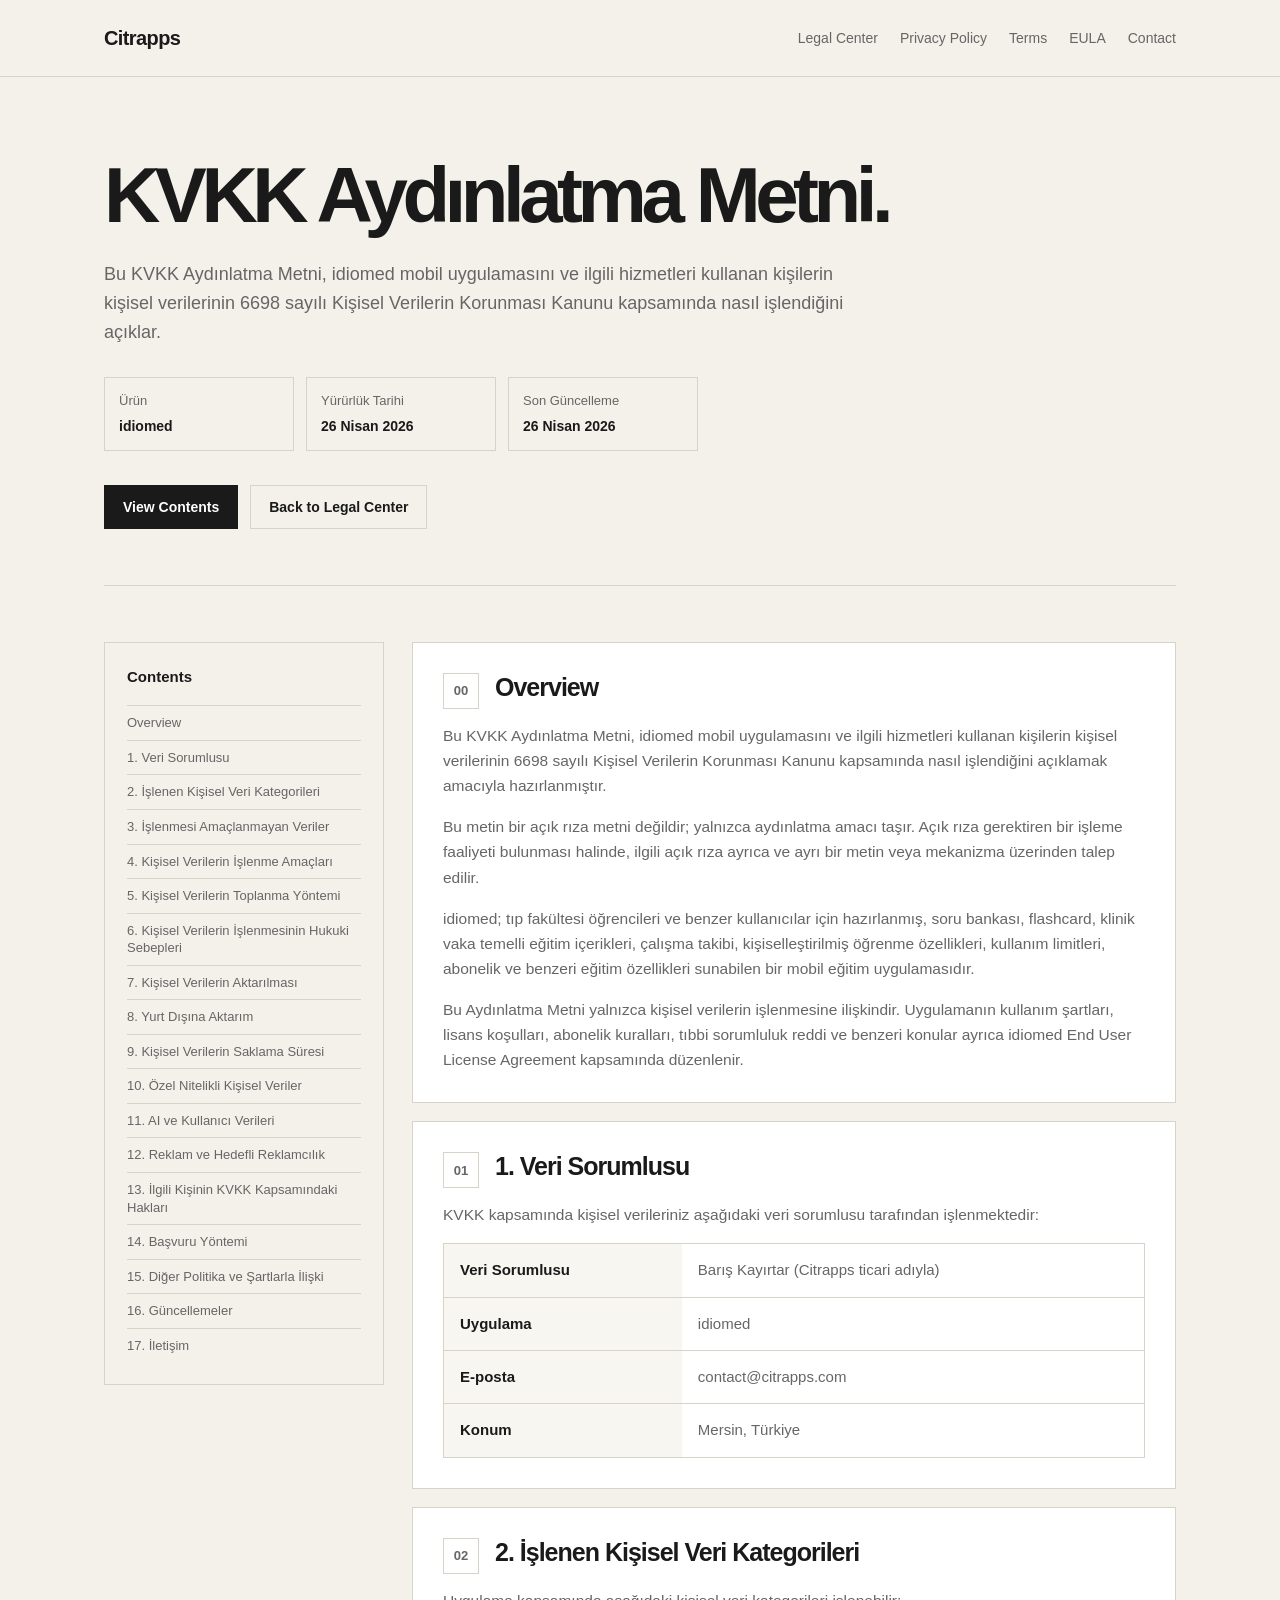
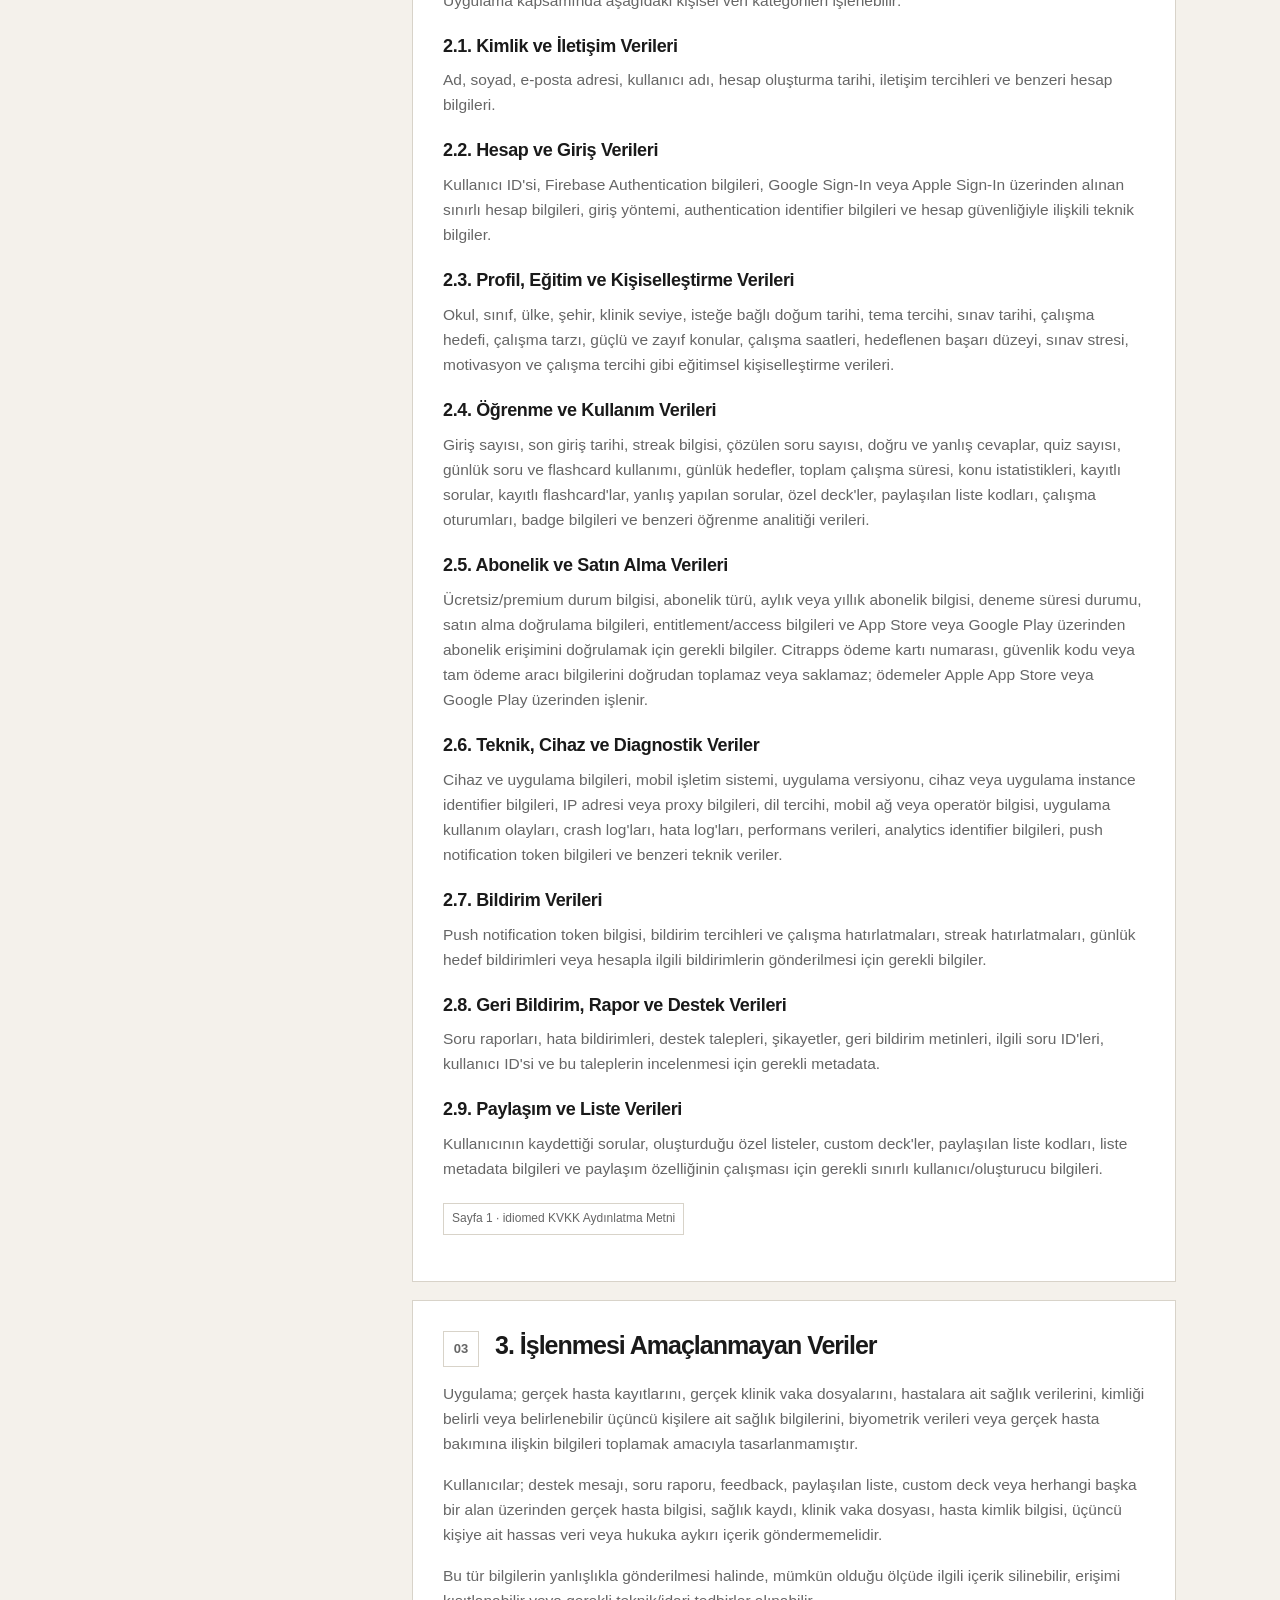
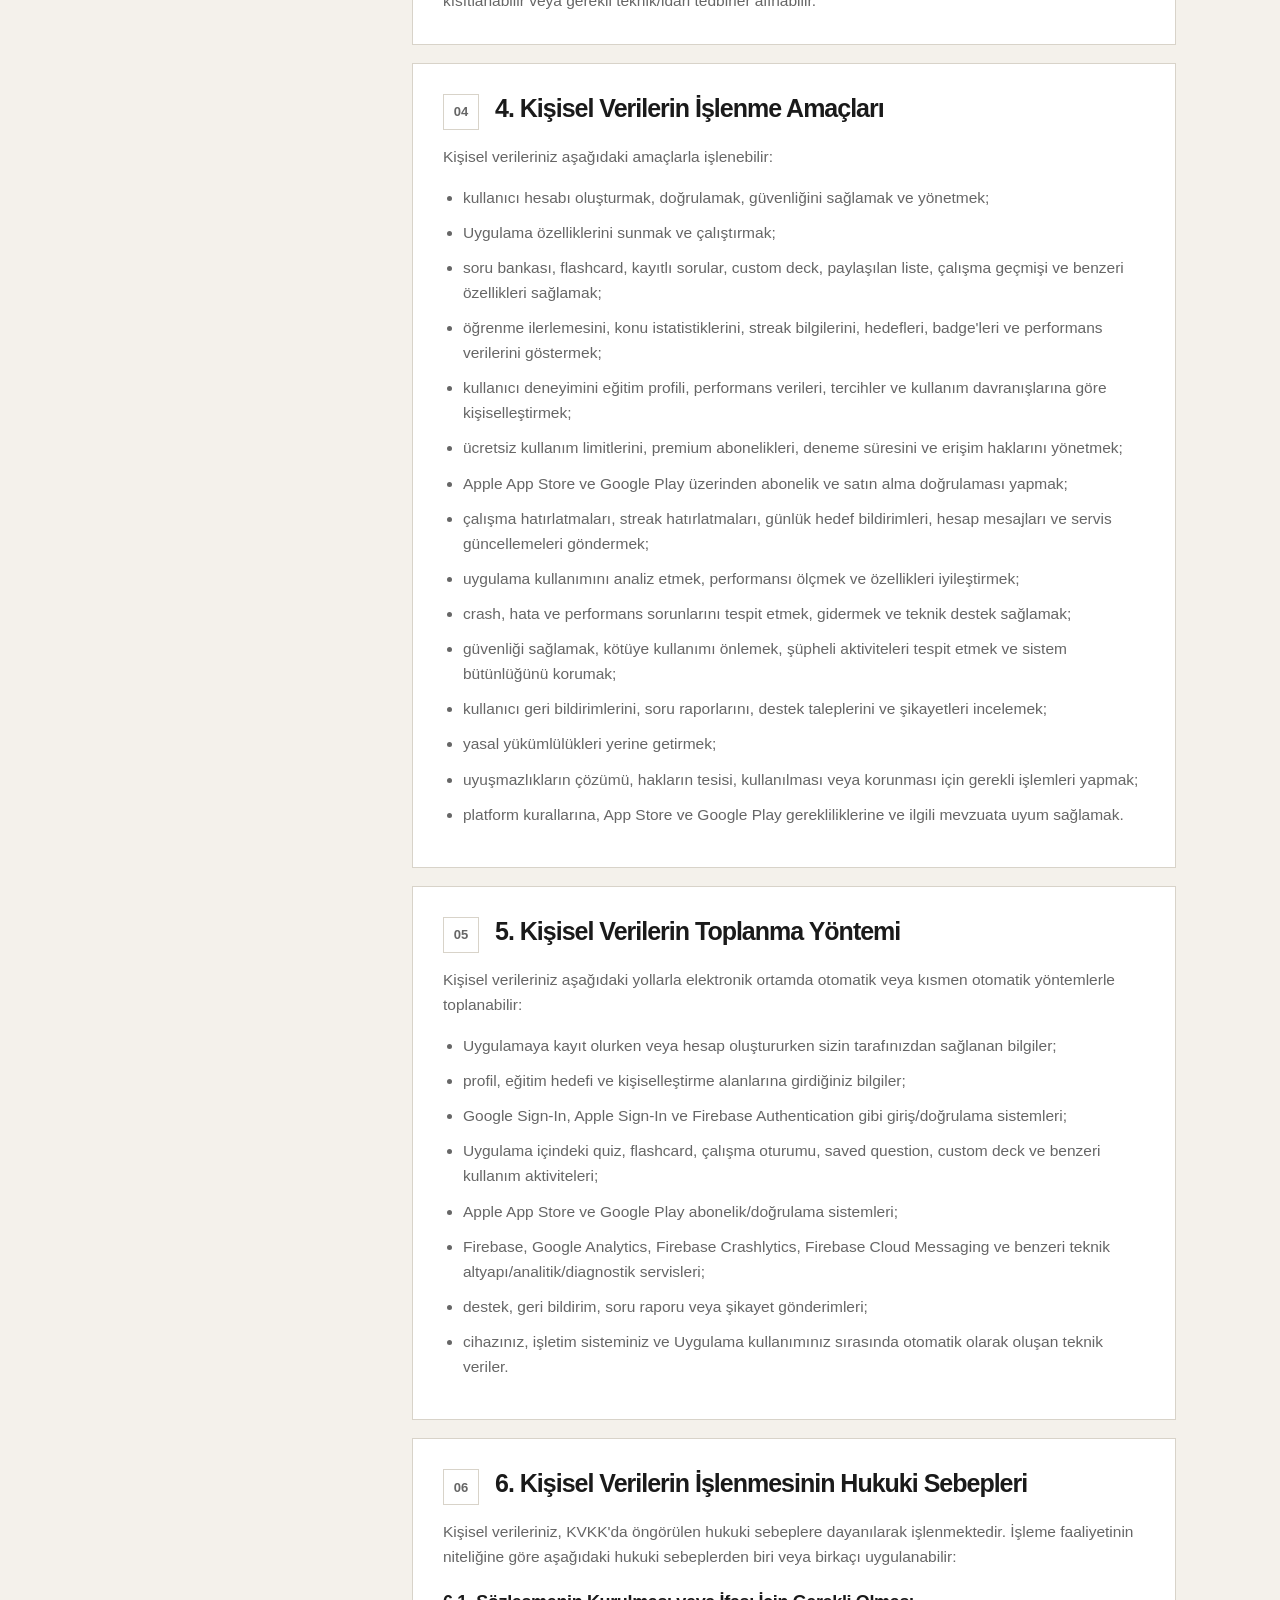
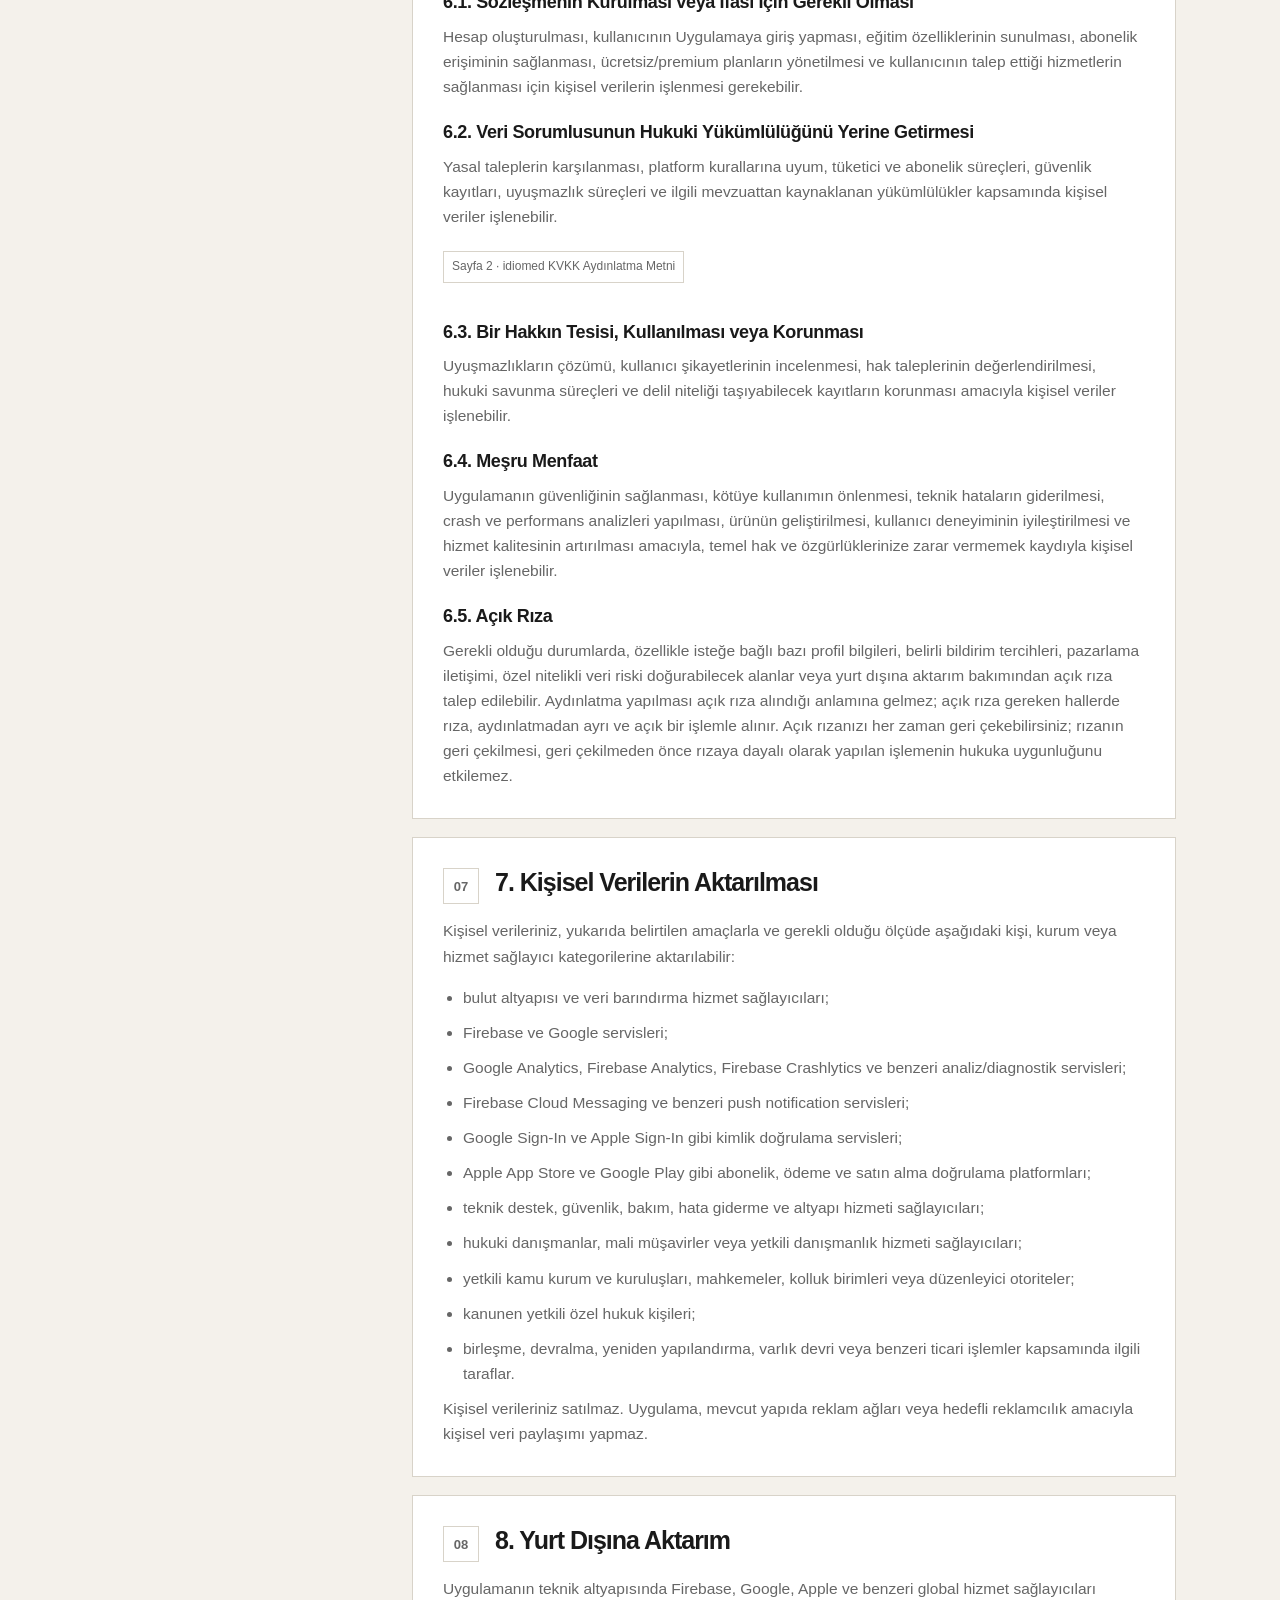
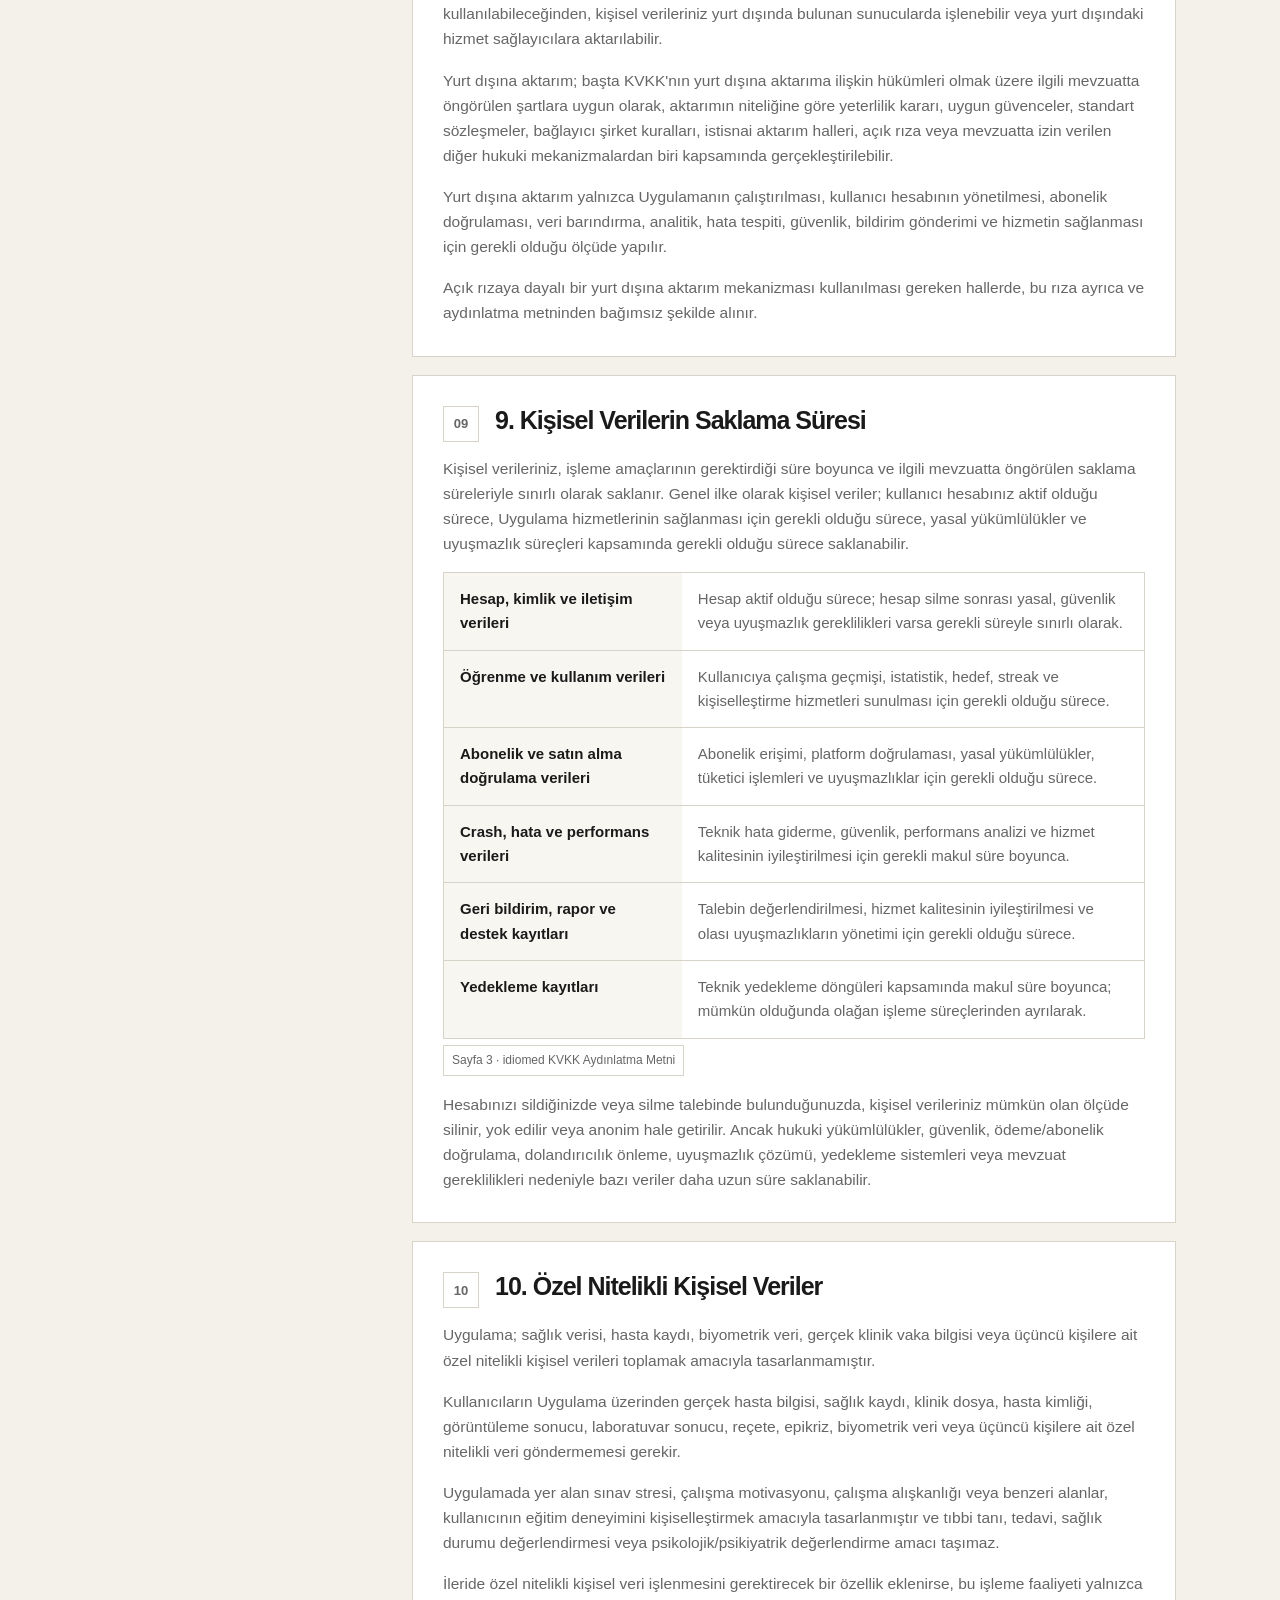
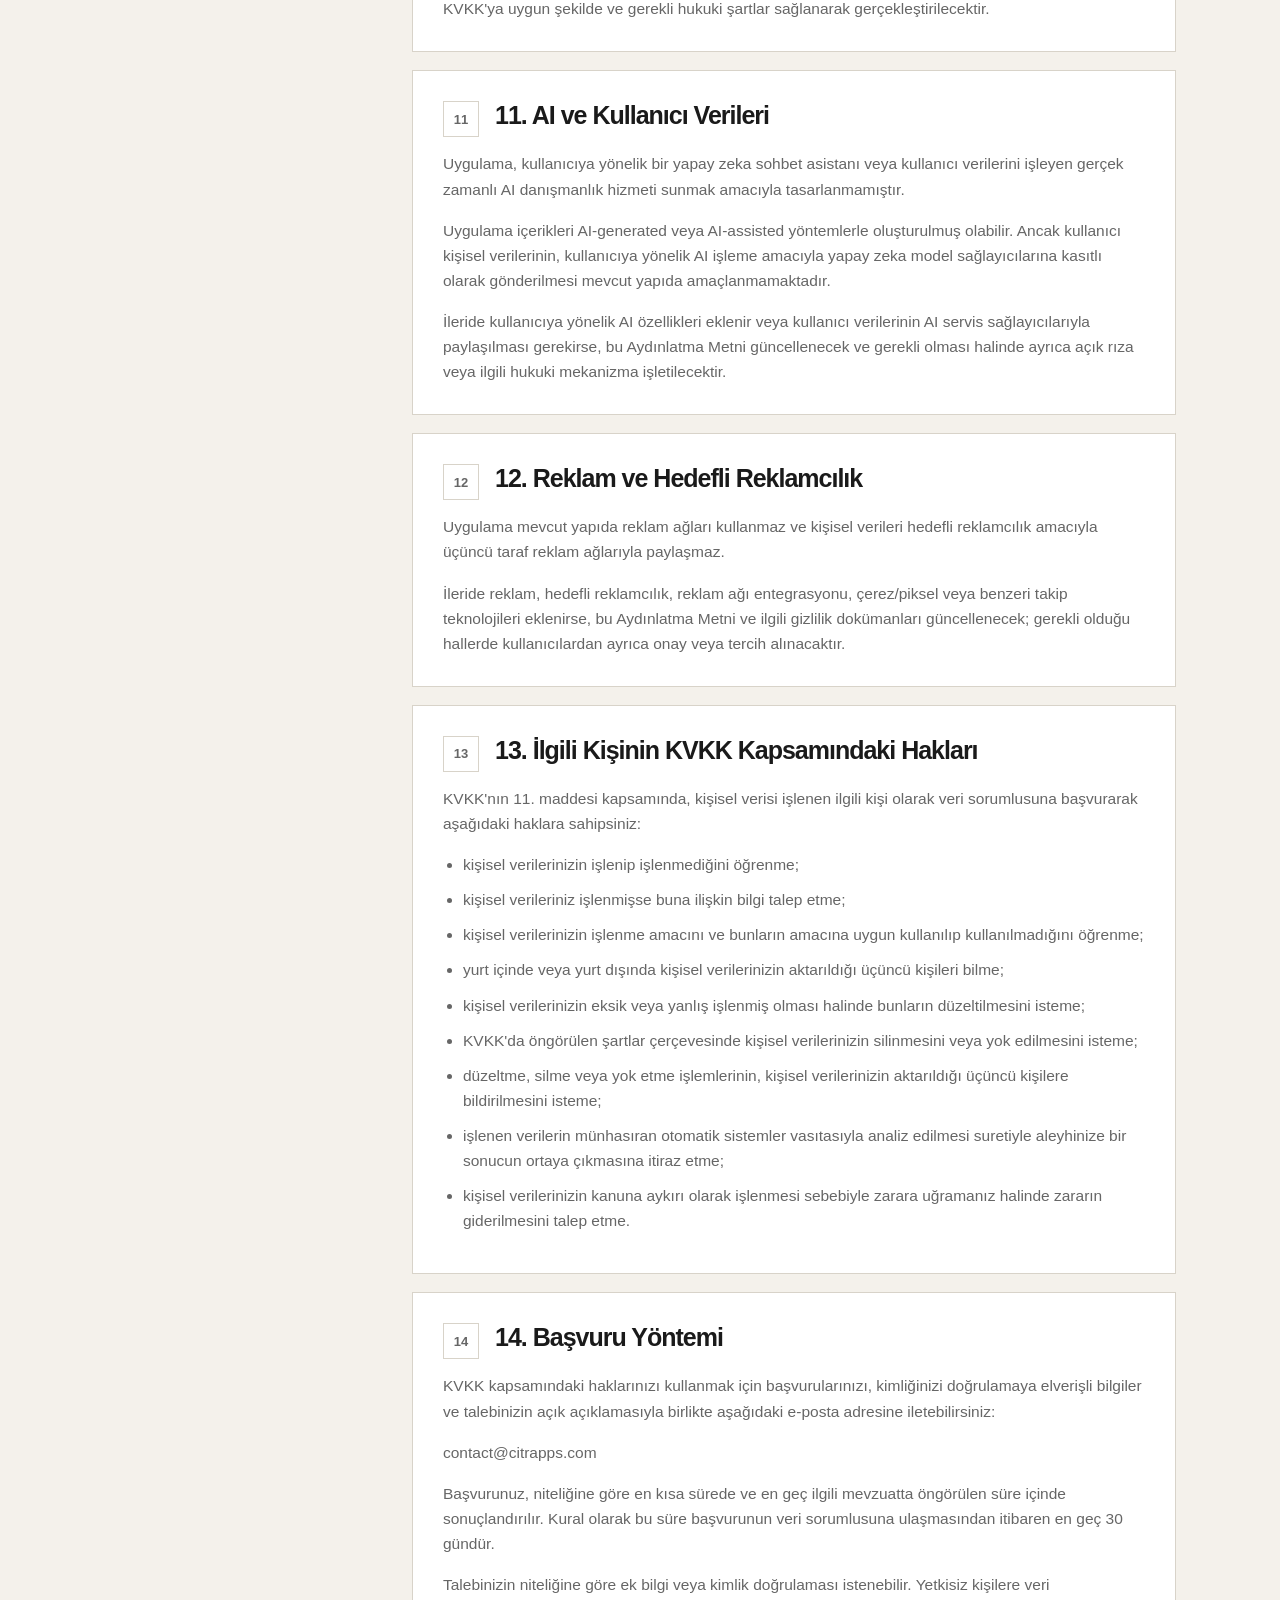
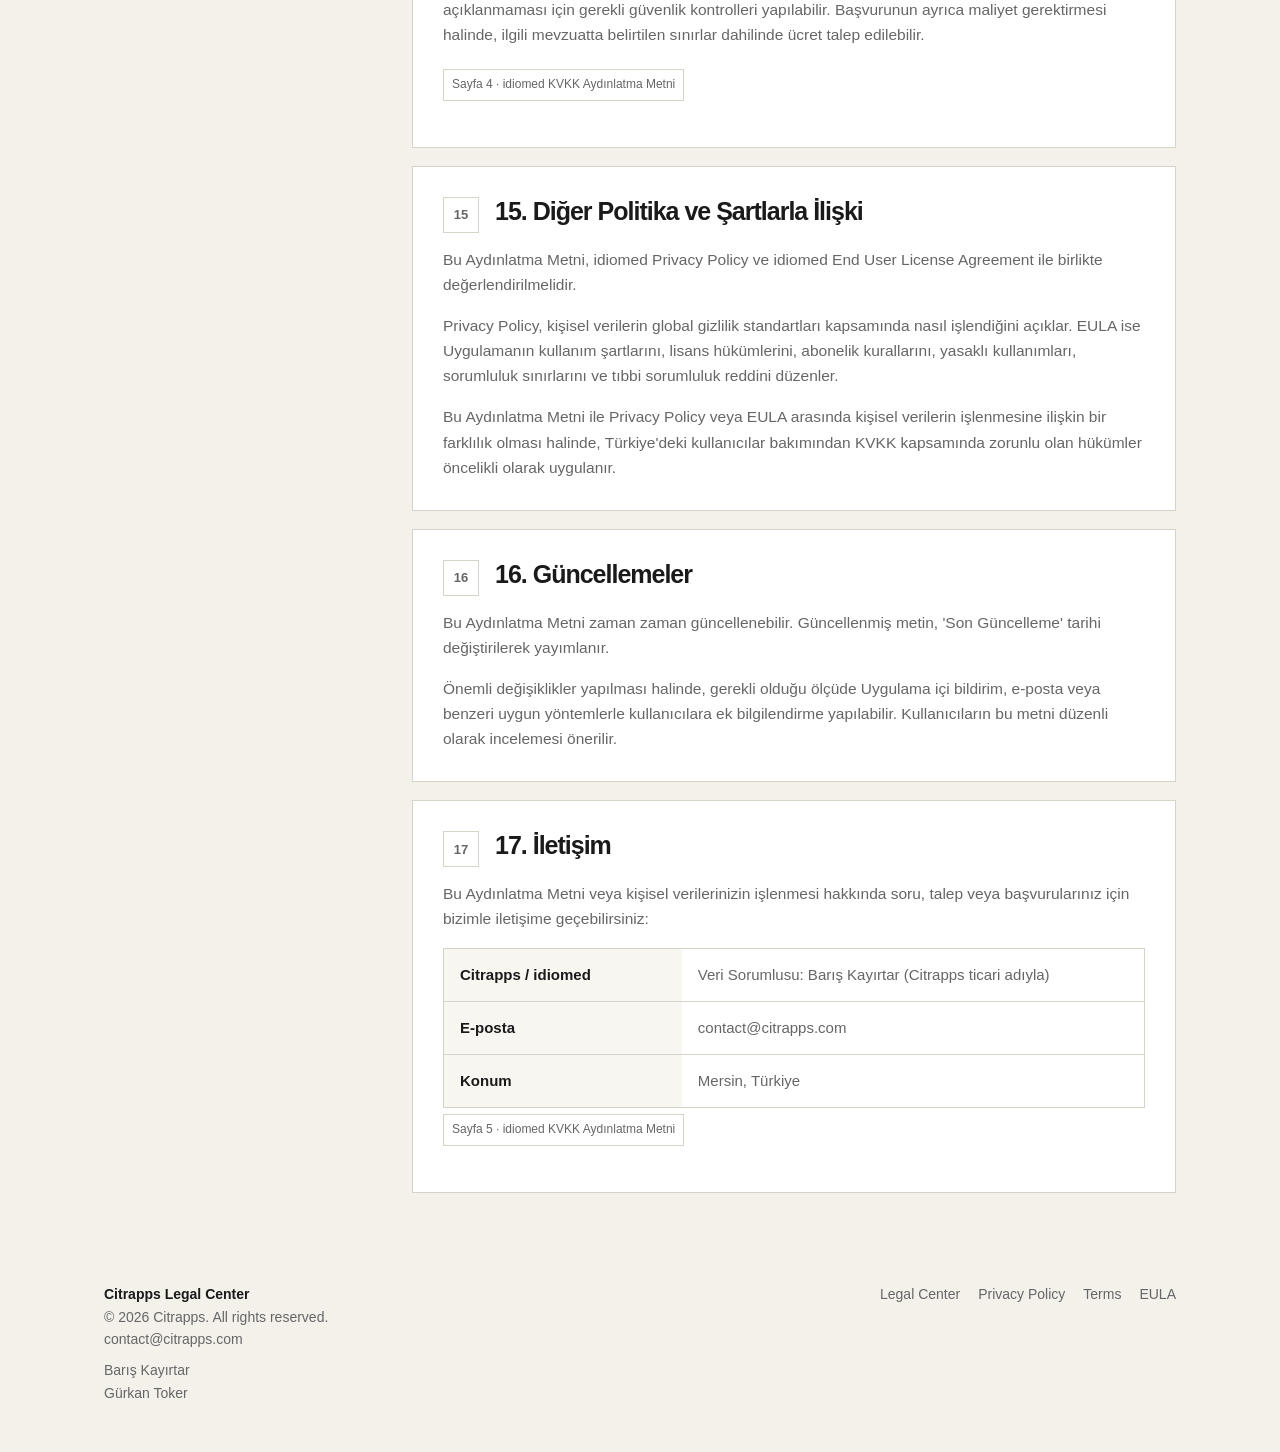
<file: kvkk.html>
<!DOCTYPE html>
<html lang="tr">
<head>
  <meta charset="UTF-8" />
  <meta name="viewport" content="width=device-width, initial-scale=1.0" />

  <title>KVKK Aydınlatma Metni | idiomed</title>
  <meta name="description" content="KVKK Aydınlatma Metni for the idiomed mobile application by Citrapps." />

  <style>
    :root {
      --bg: #f4f1eb;
      --surface: #ffffff;
      --text: #1a1a1a;
      --muted: #666666;
      --border: #d8d3c9;
      --accent: #223a63;
      --max-width: 1120px;
    }

    * {
      box-sizing: border-box;
    }

    html {
      scroll-behavior: smooth;
    }

    body {
      margin: 0;
      background: var(--bg);
      color: var(--text);
      font-family: -apple-system, BlinkMacSystemFont, "Segoe UI", Arial, sans-serif;
      line-height: 1.62;
    }

    a {
      color: inherit;
      text-decoration: none;
    }

    p {
      margin: 0 0 16px;
      color: var(--muted);
      font-size: 15.5px;
    }

    p:last-child {
      margin-bottom: 0;
    }

    .site-header {
      border-bottom: 1px solid var(--border);
      background: var(--bg);
    }

    .header-inner {
      max-width: var(--max-width);
      margin: 0 auto;
      padding: 22px 24px;
      display: flex;
      justify-content: space-between;
      align-items: center;
      gap: 24px;
    }

    .brand {
      font-size: 20px;
      font-weight: 700;
      letter-spacing: -0.03em;
    }

    .nav {
      display: flex;
      flex-wrap: wrap;
      gap: 22px;
      color: var(--muted);
      font-size: 14px;
    }

    .brand:hover,
    .nav a:hover {
      color: var(--accent);
    }

    .main {
      max-width: var(--max-width);
      margin: 0 auto;
      padding: 72px 24px 40px;
    }

    .hero {
      padding: 8px 0 56px;
      border-bottom: 1px solid var(--border);
    }

    .hero h1 {
      margin: 0;
      max-width: 860px;
      font-size: clamp(44px, 7vw, 78px);
      line-height: 0.98;
      letter-spacing: -0.07em;
      font-weight: 750;
    }

    .hero p {
      margin: 26px 0 0;
      max-width: 740px;
      font-size: 18px;
      color: var(--muted);
    }

    .meta-row {
      display: flex;
      flex-wrap: wrap;
      gap: 12px;
      margin-top: 30px;
    }

    .meta-box {
      border: 1px solid var(--border);
      background: transparent;
      padding: 12px 14px;
      min-width: 190px;
    }

    .meta-label {
      display: block;
      font-size: 13px;
      color: var(--muted);
      margin-bottom: 4px;
    }

    .meta-value {
      display: block;
      color: var(--text);
      font-weight: 650;
      font-size: 14px;
    }

    .hero-actions {
      display: flex;
      flex-wrap: wrap;
      gap: 12px;
      margin-top: 34px;
    }

    .button {
      display: inline-flex;
      align-items: center;
      justify-content: center;
      min-height: 44px;
      padding: 0 18px;
      border: 1px solid var(--text);
      background: var(--text);
      color: #ffffff;
      font-size: 14px;
      font-weight: 600;
    }

    .button.secondary {
      background: transparent;
      color: var(--text);
      border-color: var(--border);
    }

    .button:hover {
      background: var(--accent);
      border-color: var(--accent);
      color: #ffffff;
    }

    .button.secondary:hover {
      background: var(--surface);
      border-color: var(--text);
      color: var(--text);
    }

    .content-layout {
      display: grid;
      grid-template-columns: 280px minmax(0, 1fr);
      gap: 28px;
      padding-top: 56px;
    }

    .toc {
      position: sticky;
      top: 20px;
      align-self: start;
      border: 1px solid var(--border);
      background: transparent;
      padding: 22px;
      max-height: calc(100vh - 40px);
      overflow: auto;
    }

    .toc-title {
      margin: 0 0 16px;
      color: var(--text);
      font-size: 15px;
      font-weight: 700;
    }

    .toc a {
      display: block;
      padding: 8px 0;
      color: var(--muted);
      font-size: 13px;
      line-height: 1.35;
      border-top: 1px solid var(--border);
    }

    .toc a:hover {
      color: var(--accent);
    }

    .document {
      min-width: 0;
    }

    .section {
      border: 1px solid var(--border);
      background: var(--surface);
      padding: 30px;
      margin-bottom: 18px;
    }

    .section-header {
      display: flex;
      align-items: flex-start;
      gap: 16px;
      margin-bottom: 14px;
    }

    .section-number {
      flex: 0 0 auto;
      width: 36px;
      height: 36px;
      border: 1px solid var(--border);
      display: inline-flex;
      align-items: center;
      justify-content: center;
      color: var(--muted);
      font-size: 13px;
      font-weight: 700;
    }

    h2 {
      margin: 0;
      color: var(--text);
      font-size: 25px;
      line-height: 1.15;
      letter-spacing: -0.04em;
    }

    h3 {
      margin: 22px 0 10px;
      color: var(--text);
      font-size: 18px;
      line-height: 1.25;
      letter-spacing: -0.02em;
    }

    .policy-list {
      margin: 8px 0 0;
      padding-left: 20px;
      color: var(--muted);
      font-size: 15.5px;
    }

    .policy-list li {
      margin-bottom: 10px;
    }

    .page-marker {
      display: inline-block;
      margin: 6px 0 16px;
      padding: 5px 8px;
      border: 1px solid var(--border);
      color: var(--muted);
      font-size: 12px;
      background: transparent;
    }

    .info-table {
      width: 100%;
      border-collapse: collapse;
      margin-top: 16px;
      border: 1px solid var(--border);
      font-size: 15px;
    }

    .info-table th,
    .info-table td {
      text-align: left;
      vertical-align: top;
      padding: 14px 16px;
      border-bottom: 1px solid var(--border);
      color: var(--muted);
    }

    .info-table th {
      width: 34%;
      color: var(--text);
      font-weight: 650;
      background: #f8f6f1;
    }

    .info-table tr:last-child th,
    .info-table tr:last-child td {
      border-bottom: none;
    }

    .footer {
      max-width: var(--max-width);
      margin: 0 auto;
      padding: 32px 24px 48px;
      display: flex;
      justify-content: space-between;
      gap: 24px;
      color: var(--muted);
      font-size: 14px;
    }

    .footer-left strong {
      color: var(--text);
    }

    .footer-names {
      margin-top: 8px;
      color: var(--muted);
    }

    .footer-links {
      display: flex;
      flex-wrap: wrap;
      gap: 18px;
      justify-content: flex-end;
    }

    .footer a:hover {
      color: var(--text);
    }

    @media (max-width: 900px) {
      .header-inner {
        flex-direction: column;
        align-items: flex-start;
      }

      .content-layout {
        grid-template-columns: 1fr;
      }

      .toc {
        position: static;
        max-height: none;
      }

      .footer {
        flex-direction: column;
      }

      .footer-links {
        justify-content: flex-start;
      }
    }

    @media (max-width: 560px) {
      .main,
      .header-inner,
      .footer {
        padding-left: 18px;
        padding-right: 18px;
      }

      .hero {
        padding-bottom: 48px;
      }

      .hero h1 {
        font-size: 46px;
      }

      .hero p {
        font-size: 16px;
      }

      .hero-actions {
        flex-direction: column;
      }

      .button {
        width: 100%;
      }

      .section {
        padding: 22px;
      }

      .section-header {
        flex-direction: column;
      }

      .info-table th,
      .info-table td {
        display: block;
        width: 100%;
      }

      .info-table th {
        border-bottom: none;
        padding-bottom: 4px;
      }

      .info-table td {
        padding-top: 4px;
      }
    }
  </style>
</head>

<body>
  <header class="site-header">
    <div class="header-inner">
      <a class="brand" href="https://citrapps.com/">Citrapps</a>

      <nav class="nav" aria-label="Main navigation">
        <a href="https://legal.citrapps.com/">Legal Center</a>
        <a href="privacy.html">Privacy Policy</a>
        <a href="terms.html">Terms</a>
        <a href="eula.html">EULA</a>
        <a href="mailto:contact@citrapps.com">Contact</a>
      </nav>
    </div>
  </header>

  <main class="main">
    <section class="hero">
      <h1>KVKK Aydınlatma Metni.</h1>

      <p>
        Bu KVKK Aydınlatma Metni, idiomed mobil uygulamasını ve ilgili hizmetleri
        kullanan kişilerin kişisel verilerinin 6698 sayılı Kişisel Verilerin
        Korunması Kanunu kapsamında nasıl işlendiğini açıklar.
      </p>

      <div class="meta-row">
        <div class="meta-box">
          <span class="meta-label">Ürün</span>
          <span class="meta-value">idiomed</span>
        </div>

        <div class="meta-box">
          <span class="meta-label">Yürürlük Tarihi</span>
          <span class="meta-value">26 Nisan 2026</span>
        </div>

        <div class="meta-box">
          <span class="meta-label">Son Güncelleme</span>
          <span class="meta-value">26 Nisan 2026</span>
        </div>
      </div>

      <div class="hero-actions">
        <a class="button" href="#contents">View Contents</a>
        <a class="button secondary" href="https://legal.citrapps.com/">Back to Legal Center</a>
      </div>
    </section>

    <div class="content-layout" id="contents">
      <aside class="toc" aria-label="Table of contents">
        <p class="toc-title">Contents</p>
        <a href="#overview">Overview</a>
        <a href="#1-veri-sorumlusu">1. Veri Sorumlusu</a>
        <a href="#2-islenen-kisisel-veri-kategorileri">2. İşlenen Kişisel Veri Kategorileri</a>
        <a href="#3-islenmesi-amaclanmayan-veriler">3. İşlenmesi Amaçlanmayan Veriler</a>
        <a href="#4-kisisel-verilerin-islenme-amaclari">4. Kişisel Verilerin İşlenme Amaçları</a>
        <a href="#5-kisisel-verilerin-toplanma-yontemi">5. Kişisel Verilerin Toplanma Yöntemi</a>
        <a href="#6-kisisel-verilerin-islenmesinin-hukuki-sebepleri">6. Kişisel Verilerin İşlenmesinin Hukuki Sebepleri</a>
        <a href="#7-kisisel-verilerin-aktarilmasi">7. Kişisel Verilerin Aktarılması</a>
        <a href="#8-yurt-disina-aktarim">8. Yurt Dışına Aktarım</a>
        <a href="#9-kisisel-verilerin-saklama-suresi">9. Kişisel Verilerin Saklama Süresi</a>
        <a href="#10-ozel-nitelikli-kisisel-veriler">10. Özel Nitelikli Kişisel Veriler</a>
        <a href="#11-ai-ve-kullanici-verileri">11. AI ve Kullanıcı Verileri</a>
        <a href="#12-reklam-ve-hedefli-reklamcilik">12. Reklam ve Hedefli Reklamcılık</a>
        <a href="#13-ilgili-kisinin-kvkk-kapsamindaki-haklari">13. İlgili Kişinin KVKK Kapsamındaki Hakları</a>
        <a href="#14-basvuru-yontemi">14. Başvuru Yöntemi</a>
        <a href="#15-diger-politika-ve-sartlarla-iliski">15. Diğer Politika ve Şartlarla İlişki</a>
        <a href="#16-guncellemeler">16. Güncellemeler</a>
        <a href="#17-iletisim">17. İletişim</a>
      </aside>

      <article class="document">
        <section class="section" id="overview">
          <div class="section-header">
            <div class="section-number">00</div>
            <h2>Overview</h2>
          </div>
          <p>Bu KVKK Aydınlatma Metni, idiomed mobil uygulamasını ve ilgili hizmetleri kullanan kişilerin kişisel verilerinin 6698 sayılı Kişisel Verilerin Korunması Kanunu kapsamında nasıl işlendiğini açıklamak amacıyla hazırlanmıştır.</p>
          <p>Bu metin bir açık rıza metni değildir; yalnızca aydınlatma amacı taşır. Açık rıza gerektiren bir işleme faaliyeti bulunması halinde, ilgili açık rıza ayrıca ve ayrı bir metin veya mekanizma üzerinden talep edilir.</p>
          <p>idiomed; tıp fakültesi öğrencileri ve benzer kullanıcılar için hazırlanmış, soru bankası, flashcard, klinik vaka temelli eğitim içerikleri, çalışma takibi, kişiselleştirilmiş öğrenme özellikleri, kullanım limitleri, abonelik ve benzeri eğitim özellikleri sunabilen bir mobil eğitim uygulamasıdır.</p>
          <p>Bu Aydınlatma Metni yalnızca kişisel verilerin işlenmesine ilişkindir. Uygulamanın kullanım şartları, lisans koşulları, abonelik kuralları, tıbbi sorumluluk reddi ve benzeri konular ayrıca idiomed End User License Agreement kapsamında düzenlenir.</p>
        </section>

        <section class="section" id="1-veri-sorumlusu">
          <div class="section-header">
            <div class="section-number">01</div>
            <h2>1. Veri Sorumlusu</h2>
          </div>
          <p>KVKK kapsamında kişisel verileriniz aşağıdaki veri sorumlusu tarafından işlenmektedir:</p>

          <table class="info-table">
            <tbody>
              <tr>
                <th>Veri Sorumlusu</th>
                <td>Barış Kayırtar (Citrapps ticari adıyla)</td>
              </tr>
              <tr>
                <th>Uygulama</th>
                <td>idiomed</td>
              </tr>
              <tr>
                <th>E-posta</th>
                <td>contact@citrapps.com</td>
              </tr>
              <tr>
                <th>Konum</th>
                <td>Mersin, Türkiye</td>
              </tr>
            </tbody>
          </table>
        </section>

        <section class="section" id="2-islenen-kisisel-veri-kategorileri">
          <div class="section-header">
            <div class="section-number">02</div>
            <h2>2. İşlenen Kişisel Veri Kategorileri</h2>
          </div>
          <p>Uygulama kapsamında aşağıdaki kişisel veri kategorileri işlenebilir:</p>

          <h3>2.1. Kimlik ve İletişim Verileri</h3>
          <p>Ad, soyad, e-posta adresi, kullanıcı adı, hesap oluşturma tarihi, iletişim tercihleri ve benzeri hesap bilgileri.</p>

          <h3>2.2. Hesap ve Giriş Verileri</h3>
          <p>Kullanıcı ID'si, Firebase Authentication bilgileri, Google Sign-In veya Apple Sign-In üzerinden alınan sınırlı hesap bilgileri, giriş yöntemi, authentication identifier bilgileri ve hesap güvenliğiyle ilişkili teknik bilgiler.</p>

          <h3>2.3. Profil, Eğitim ve Kişiselleştirme Verileri</h3>
          <p>Okul, sınıf, ülke, şehir, klinik seviye, isteğe bağlı doğum tarihi, tema tercihi, sınav tarihi, çalışma hedefi, çalışma tarzı, güçlü ve zayıf konular, çalışma saatleri, hedeflenen başarı düzeyi, sınav stresi, motivasyon ve çalışma tercihi gibi eğitimsel kişiselleştirme verileri.</p>

          <h3>2.4. Öğrenme ve Kullanım Verileri</h3>
          <p>Giriş sayısı, son giriş tarihi, streak bilgisi, çözülen soru sayısı, doğru ve yanlış cevaplar, quiz sayısı, günlük soru ve flashcard kullanımı, günlük hedefler, toplam çalışma süresi, konu istatistikleri, kayıtlı sorular, kayıtlı flashcard'lar, yanlış yapılan sorular, özel deck'ler, paylaşılan liste kodları, çalışma oturumları, badge bilgileri ve benzeri öğrenme analitiği verileri.</p>

          <h3>2.5. Abonelik ve Satın Alma Verileri</h3>
          <p>Ücretsiz/premium durum bilgisi, abonelik türü, aylık veya yıllık abonelik bilgisi, deneme süresi durumu, satın alma doğrulama bilgileri, entitlement/access bilgileri ve App Store veya Google Play üzerinden abonelik erişimini doğrulamak için gerekli bilgiler. Citrapps ödeme kartı numarası, güvenlik kodu veya tam ödeme aracı bilgilerini doğrudan toplamaz veya saklamaz; ödemeler Apple App Store veya Google Play üzerinden işlenir.</p>

          <h3>2.6. Teknik, Cihaz ve Diagnostik Veriler</h3>
          <p>Cihaz ve uygulama bilgileri, mobil işletim sistemi, uygulama versiyonu, cihaz veya uygulama instance identifier bilgileri, IP adresi veya proxy bilgileri, dil tercihi, mobil ağ veya operatör bilgisi, uygulama kullanım olayları, crash log'ları, hata log'ları, performans verileri, analytics identifier bilgileri, push notification token bilgileri ve benzeri teknik veriler.</p>

          <h3>2.7. Bildirim Verileri</h3>
          <p>Push notification token bilgisi, bildirim tercihleri ve çalışma hatırlatmaları, streak hatırlatmaları, günlük hedef bildirimleri veya hesapla ilgili bildirimlerin gönderilmesi için gerekli bilgiler.</p>

          <h3>2.8. Geri Bildirim, Rapor ve Destek Verileri</h3>
          <p>Soru raporları, hata bildirimleri, destek talepleri, şikayetler, geri bildirim metinleri, ilgili soru ID'leri, kullanıcı ID'si ve bu taleplerin incelenmesi için gerekli metadata.</p>

          <h3>2.9. Paylaşım ve Liste Verileri</h3>
          <p>Kullanıcının kaydettiği sorular, oluşturduğu özel listeler, custom deck'ler, paylaşılan liste kodları, liste metadata bilgileri ve paylaşım özelliğinin çalışması için gerekli sınırlı kullanıcı/oluşturucu bilgileri.</p>

          <span class="page-marker">Sayfa 1 · idiomed KVKK Aydınlatma Metni</span>
        </section>

        <section class="section" id="3-islenmesi-amaclanmayan-veriler">
          <div class="section-header">
            <div class="section-number">03</div>
            <h2>3. İşlenmesi Amaçlanmayan Veriler</h2>
          </div>
          <p>Uygulama; gerçek hasta kayıtlarını, gerçek klinik vaka dosyalarını, hastalara ait sağlık verilerini, kimliği belirli veya belirlenebilir üçüncü kişilere ait sağlık bilgilerini, biyometrik verileri veya gerçek hasta bakımına ilişkin bilgileri toplamak amacıyla tasarlanmamıştır.</p>
          <p>Kullanıcılar; destek mesajı, soru raporu, feedback, paylaşılan liste, custom deck veya herhangi başka bir alan üzerinden gerçek hasta bilgisi, sağlık kaydı, klinik vaka dosyası, hasta kimlik bilgisi, üçüncü kişiye ait hassas veri veya hukuka aykırı içerik göndermemelidir.</p>
          <p>Bu tür bilgilerin yanlışlıkla gönderilmesi halinde, mümkün olduğu ölçüde ilgili içerik silinebilir, erişimi kısıtlanabilir veya gerekli teknik/idari tedbirler alınabilir.</p>
        </section>

        <section class="section" id="4-kisisel-verilerin-islenme-amaclari">
          <div class="section-header">
            <div class="section-number">04</div>
            <h2>4. Kişisel Verilerin İşlenme Amaçları</h2>
          </div>
          <p>Kişisel verileriniz aşağıdaki amaçlarla işlenebilir:</p>
          <ul class="policy-list">
            <li>kullanıcı hesabı oluşturmak, doğrulamak, güvenliğini sağlamak ve yönetmek;</li>
            <li>Uygulama özelliklerini sunmak ve çalıştırmak;</li>
            <li>soru bankası, flashcard, kayıtlı sorular, custom deck, paylaşılan liste, çalışma geçmişi ve benzeri özellikleri sağlamak;</li>
            <li>öğrenme ilerlemesini, konu istatistiklerini, streak bilgilerini, hedefleri, badge'leri ve performans verilerini göstermek;</li>
            <li>kullanıcı deneyimini eğitim profili, performans verileri, tercihler ve kullanım davranışlarına göre kişiselleştirmek;</li>
            <li>ücretsiz kullanım limitlerini, premium abonelikleri, deneme süresini ve erişim haklarını yönetmek;</li>
            <li>Apple App Store ve Google Play üzerinden abonelik ve satın alma doğrulaması yapmak;</li>
            <li>çalışma hatırlatmaları, streak hatırlatmaları, günlük hedef bildirimleri, hesap mesajları ve servis güncellemeleri göndermek;</li>
            <li>uygulama kullanımını analiz etmek, performansı ölçmek ve özellikleri iyileştirmek;</li>
            <li>crash, hata ve performans sorunlarını tespit etmek, gidermek ve teknik destek sağlamak;</li>
            <li>güvenliği sağlamak, kötüye kullanımı önlemek, şüpheli aktiviteleri tespit etmek ve sistem bütünlüğünü korumak;</li>
            <li>kullanıcı geri bildirimlerini, soru raporlarını, destek taleplerini ve şikayetleri incelemek;</li>
            <li>yasal yükümlülükleri yerine getirmek;</li>
            <li>uyuşmazlıkların çözümü, hakların tesisi, kullanılması veya korunması için gerekli işlemleri yapmak;</li>
            <li>platform kurallarına, App Store ve Google Play gerekliliklerine ve ilgili mevzuata uyum sağlamak.</li>
          </ul>
        </section>

        <section class="section" id="5-kisisel-verilerin-toplanma-yontemi">
          <div class="section-header">
            <div class="section-number">05</div>
            <h2>5. Kişisel Verilerin Toplanma Yöntemi</h2>
          </div>
          <p>Kişisel verileriniz aşağıdaki yollarla elektronik ortamda otomatik veya kısmen otomatik yöntemlerle toplanabilir:</p>
          <ul class="policy-list">
            <li>Uygulamaya kayıt olurken veya hesap oluştururken sizin tarafınızdan sağlanan bilgiler;</li>
            <li>profil, eğitim hedefi ve kişiselleştirme alanlarına girdiğiniz bilgiler;</li>
            <li>Google Sign-In, Apple Sign-In ve Firebase Authentication gibi giriş/doğrulama sistemleri;</li>
            <li>Uygulama içindeki quiz, flashcard, çalışma oturumu, saved question, custom deck ve benzeri kullanım aktiviteleri;</li>
            <li>Apple App Store ve Google Play abonelik/doğrulama sistemleri;</li>
            <li>Firebase, Google Analytics, Firebase Crashlytics, Firebase Cloud Messaging ve benzeri teknik altyapı/analitik/diagnostik servisleri;</li>
            <li>destek, geri bildirim, soru raporu veya şikayet gönderimleri;</li>
            <li>cihazınız, işletim sisteminiz ve Uygulama kullanımınız sırasında otomatik olarak oluşan teknik veriler.</li>
          </ul>
        </section>

        <section class="section" id="6-kisisel-verilerin-islenmesinin-hukuki-sebepleri">
          <div class="section-header">
            <div class="section-number">06</div>
            <h2>6. Kişisel Verilerin İşlenmesinin Hukuki Sebepleri</h2>
          </div>
          <p>Kişisel verileriniz, KVKK'da öngörülen hukuki sebeplere dayanılarak işlenmektedir. İşleme faaliyetinin niteliğine göre aşağıdaki hukuki sebeplerden biri veya birkaçı uygulanabilir:</p>

          <h3>6.1. Sözleşmenin Kurulması veya İfası İçin Gerekli Olması</h3>
          <p>Hesap oluşturulması, kullanıcının Uygulamaya giriş yapması, eğitim özelliklerinin sunulması, abonelik erişiminin sağlanması, ücretsiz/premium planların yönetilmesi ve kullanıcının talep ettiği hizmetlerin sağlanması için kişisel verilerin işlenmesi gerekebilir.</p>

          <h3>6.2. Veri Sorumlusunun Hukuki Yükümlülüğünü Yerine Getirmesi</h3>
          <p>Yasal taleplerin karşılanması, platform kurallarına uyum, tüketici ve abonelik süreçleri, güvenlik kayıtları, uyuşmazlık süreçleri ve ilgili mevzuattan kaynaklanan yükümlülükler kapsamında kişisel veriler işlenebilir.</p>

          <span class="page-marker">Sayfa 2 · idiomed KVKK Aydınlatma Metni</span>

          <h3>6.3. Bir Hakkın Tesisi, Kullanılması veya Korunması</h3>
          <p>Uyuşmazlıkların çözümü, kullanıcı şikayetlerinin incelenmesi, hak taleplerinin değerlendirilmesi, hukuki savunma süreçleri ve delil niteliği taşıyabilecek kayıtların korunması amacıyla kişisel veriler işlenebilir.</p>

          <h3>6.4. Meşru Menfaat</h3>
          <p>Uygulamanın güvenliğinin sağlanması, kötüye kullanımın önlenmesi, teknik hataların giderilmesi, crash ve performans analizleri yapılması, ürünün geliştirilmesi, kullanıcı deneyiminin iyileştirilmesi ve hizmet kalitesinin artırılması amacıyla, temel hak ve özgürlüklerinize zarar vermemek kaydıyla kişisel veriler işlenebilir.</p>

          <h3>6.5. Açık Rıza</h3>
          <p>Gerekli olduğu durumlarda, özellikle isteğe bağlı bazı profil bilgileri, belirli bildirim tercihleri, pazarlama iletişimi, özel nitelikli veri riski doğurabilecek alanlar veya yurt dışına aktarım bakımından açık rıza talep edilebilir. Aydınlatma yapılması açık rıza alındığı anlamına gelmez; açık rıza gereken hallerde rıza, aydınlatmadan ayrı ve açık bir işlemle alınır. Açık rızanızı her zaman geri çekebilirsiniz; rızanın geri çekilmesi, geri çekilmeden önce rızaya dayalı olarak yapılan işlemenin hukuka uygunluğunu etkilemez.</p>
        </section>

        <section class="section" id="7-kisisel-verilerin-aktarilmasi">
          <div class="section-header">
            <div class="section-number">07</div>
            <h2>7. Kişisel Verilerin Aktarılması</h2>
          </div>
          <p>Kişisel verileriniz, yukarıda belirtilen amaçlarla ve gerekli olduğu ölçüde aşağıdaki kişi, kurum veya hizmet sağlayıcı kategorilerine aktarılabilir:</p>
          <ul class="policy-list">
            <li>bulut altyapısı ve veri barındırma hizmet sağlayıcıları;</li>
            <li>Firebase ve Google servisleri;</li>
            <li>Google Analytics, Firebase Analytics, Firebase Crashlytics ve benzeri analiz/diagnostik servisleri;</li>
            <li>Firebase Cloud Messaging ve benzeri push notification servisleri;</li>
            <li>Google Sign-In ve Apple Sign-In gibi kimlik doğrulama servisleri;</li>
            <li>Apple App Store ve Google Play gibi abonelik, ödeme ve satın alma doğrulama platformları;</li>
            <li>teknik destek, güvenlik, bakım, hata giderme ve altyapı hizmeti sağlayıcıları;</li>
            <li>hukuki danışmanlar, mali müşavirler veya yetkili danışmanlık hizmeti sağlayıcıları;</li>
            <li>yetkili kamu kurum ve kuruluşları, mahkemeler, kolluk birimleri veya düzenleyici otoriteler;</li>
            <li>kanunen yetkili özel hukuk kişileri;</li>
            <li>birleşme, devralma, yeniden yapılandırma, varlık devri veya benzeri ticari işlemler kapsamında ilgili taraflar.</li>
          </ul>
          <p>Kişisel verileriniz satılmaz. Uygulama, mevcut yapıda reklam ağları veya hedefli reklamcılık amacıyla kişisel veri paylaşımı yapmaz.</p>
        </section>

        <section class="section" id="8-yurt-disina-aktarim">
          <div class="section-header">
            <div class="section-number">08</div>
            <h2>8. Yurt Dışına Aktarım</h2>
          </div>
          <p>Uygulamanın teknik altyapısında Firebase, Google, Apple ve benzeri global hizmet sağlayıcıları kullanılabileceğinden, kişisel verileriniz yurt dışında bulunan sunucularda işlenebilir veya yurt dışındaki hizmet sağlayıcılara aktarılabilir.</p>
          <p>Yurt dışına aktarım; başta KVKK'nın yurt dışına aktarıma ilişkin hükümleri olmak üzere ilgili mevzuatta öngörülen şartlara uygun olarak, aktarımın niteliğine göre yeterlilik kararı, uygun güvenceler, standart sözleşmeler, bağlayıcı şirket kuralları, istisnai aktarım halleri, açık rıza veya mevzuatta izin verilen diğer hukuki mekanizmalardan biri kapsamında gerçekleştirilebilir.</p>
          <p>Yurt dışına aktarım yalnızca Uygulamanın çalıştırılması, kullanıcı hesabının yönetilmesi, abonelik doğrulaması, veri barındırma, analitik, hata tespiti, güvenlik, bildirim gönderimi ve hizmetin sağlanması için gerekli olduğu ölçüde yapılır.</p>
          <p>Açık rızaya dayalı bir yurt dışına aktarım mekanizması kullanılması gereken hallerde, bu rıza ayrıca ve aydınlatma metninden bağımsız şekilde alınır.</p>
        </section>

        <section class="section" id="9-kisisel-verilerin-saklama-suresi">
          <div class="section-header">
            <div class="section-number">09</div>
            <h2>9. Kişisel Verilerin Saklama Süresi</h2>
          </div>
          <p>Kişisel verileriniz, işleme amaçlarının gerektirdiği süre boyunca ve ilgili mevzuatta öngörülen saklama süreleriyle sınırlı olarak saklanır. Genel ilke olarak kişisel veriler; kullanıcı hesabınız aktif olduğu sürece, Uygulama hizmetlerinin sağlanması için gerekli olduğu sürece, yasal yükümlülükler ve uyuşmazlık süreçleri kapsamında gerekli olduğu sürece saklanabilir.</p>

          <table class="info-table">
            <tbody>
              <tr>
                <th>Hesap, kimlik ve iletişim verileri</th>
                <td>Hesap aktif olduğu sürece; hesap silme sonrası yasal, güvenlik veya uyuşmazlık gereklilikleri varsa gerekli süreyle sınırlı olarak.</td>
              </tr>
              <tr>
                <th>Öğrenme ve kullanım verileri</th>
                <td>Kullanıcıya çalışma geçmişi, istatistik, hedef, streak ve kişiselleştirme hizmetleri sunulması için gerekli olduğu sürece.</td>
              </tr>
              <tr>
                <th>Abonelik ve satın alma doğrulama verileri</th>
                <td>Abonelik erişimi, platform doğrulaması, yasal yükümlülükler, tüketici işlemleri ve uyuşmazlıklar için gerekli olduğu sürece.</td>
              </tr>
              <tr>
                <th>Crash, hata ve performans verileri</th>
                <td>Teknik hata giderme, güvenlik, performans analizi ve hizmet kalitesinin iyileştirilmesi için gerekli makul süre boyunca.</td>
              </tr>
              <tr>
                <th>Geri bildirim, rapor ve destek kayıtları</th>
                <td>Talebin değerlendirilmesi, hizmet kalitesinin iyileştirilmesi ve olası uyuşmazlıkların yönetimi için gerekli olduğu sürece.</td>
              </tr>
              <tr>
                <th>Yedekleme kayıtları</th>
                <td>Teknik yedekleme döngüleri kapsamında makul süre boyunca; mümkün olduğunda olağan işleme süreçlerinden ayrılarak.</td>
              </tr>
            </tbody>
          </table>

          <span class="page-marker">Sayfa 3 · idiomed KVKK Aydınlatma Metni</span>

          <p>Hesabınızı sildiğinizde veya silme talebinde bulunduğunuzda, kişisel verileriniz mümkün olan ölçüde silinir, yok edilir veya anonim hale getirilir. Ancak hukuki yükümlülükler, güvenlik, ödeme/abonelik doğrulama, dolandırıcılık önleme, uyuşmazlık çözümü, yedekleme sistemleri veya mevzuat gereklilikleri nedeniyle bazı veriler daha uzun süre saklanabilir.</p>
        </section>

        <section class="section" id="10-ozel-nitelikli-kisisel-veriler">
          <div class="section-header">
            <div class="section-number">10</div>
            <h2>10. Özel Nitelikli Kişisel Veriler</h2>
          </div>
          <p>Uygulama; sağlık verisi, hasta kaydı, biyometrik veri, gerçek klinik vaka bilgisi veya üçüncü kişilere ait özel nitelikli kişisel verileri toplamak amacıyla tasarlanmamıştır.</p>
          <p>Kullanıcıların Uygulama üzerinden gerçek hasta bilgisi, sağlık kaydı, klinik dosya, hasta kimliği, görüntüleme sonucu, laboratuvar sonucu, reçete, epikriz, biyometrik veri veya üçüncü kişilere ait özel nitelikli veri göndermemesi gerekir.</p>
          <p>Uygulamada yer alan sınav stresi, çalışma motivasyonu, çalışma alışkanlığı veya benzeri alanlar, kullanıcının eğitim deneyimini kişiselleştirmek amacıyla tasarlanmıştır ve tıbbi tanı, tedavi, sağlık durumu değerlendirmesi veya psikolojik/psikiyatrik değerlendirme amacı taşımaz.</p>
          <p>İleride özel nitelikli kişisel veri işlenmesini gerektirecek bir özellik eklenirse, bu işleme faaliyeti yalnızca KVKK'ya uygun şekilde ve gerekli hukuki şartlar sağlanarak gerçekleştirilecektir.</p>
        </section>

        <section class="section" id="11-ai-ve-kullanici-verileri">
          <div class="section-header">
            <div class="section-number">11</div>
            <h2>11. AI ve Kullanıcı Verileri</h2>
          </div>
          <p>Uygulama, kullanıcıya yönelik bir yapay zeka sohbet asistanı veya kullanıcı verilerini işleyen gerçek zamanlı AI danışmanlık hizmeti sunmak amacıyla tasarlanmamıştır.</p>
          <p>Uygulama içerikleri AI-generated veya AI-assisted yöntemlerle oluşturulmuş olabilir. Ancak kullanıcı kişisel verilerinin, kullanıcıya yönelik AI işleme amacıyla yapay zeka model sağlayıcılarına kasıtlı olarak gönderilmesi mevcut yapıda amaçlanmamaktadır.</p>
          <p>İleride kullanıcıya yönelik AI özellikleri eklenir veya kullanıcı verilerinin AI servis sağlayıcılarıyla paylaşılması gerekirse, bu Aydınlatma Metni güncellenecek ve gerekli olması halinde ayrıca açık rıza veya ilgili hukuki mekanizma işletilecektir.</p>
        </section>

        <section class="section" id="12-reklam-ve-hedefli-reklamcilik">
          <div class="section-header">
            <div class="section-number">12</div>
            <h2>12. Reklam ve Hedefli Reklamcılık</h2>
          </div>
          <p>Uygulama mevcut yapıda reklam ağları kullanmaz ve kişisel verileri hedefli reklamcılık amacıyla üçüncü taraf reklam ağlarıyla paylaşmaz.</p>
          <p>İleride reklam, hedefli reklamcılık, reklam ağı entegrasyonu, çerez/piksel veya benzeri takip teknolojileri eklenirse, bu Aydınlatma Metni ve ilgili gizlilik dokümanları güncellenecek; gerekli olduğu hallerde kullanıcılardan ayrıca onay veya tercih alınacaktır.</p>
        </section>

        <section class="section" id="13-ilgili-kisinin-kvkk-kapsamindaki-haklari">
          <div class="section-header">
            <div class="section-number">13</div>
            <h2>13. İlgili Kişinin KVKK Kapsamındaki Hakları</h2>
          </div>
          <p>KVKK'nın 11. maddesi kapsamında, kişisel verisi işlenen ilgili kişi olarak veri sorumlusuna başvurarak aşağıdaki haklara sahipsiniz:</p>
          <ul class="policy-list">
            <li>kişisel verilerinizin işlenip işlenmediğini öğrenme;</li>
            <li>kişisel verileriniz işlenmişse buna ilişkin bilgi talep etme;</li>
            <li>kişisel verilerinizin işlenme amacını ve bunların amacına uygun kullanılıp kullanılmadığını öğrenme;</li>
            <li>yurt içinde veya yurt dışında kişisel verilerinizin aktarıldığı üçüncü kişileri bilme;</li>
            <li>kişisel verilerinizin eksik veya yanlış işlenmiş olması halinde bunların düzeltilmesini isteme;</li>
            <li>KVKK'da öngörülen şartlar çerçevesinde kişisel verilerinizin silinmesini veya yok edilmesini isteme;</li>
            <li>düzeltme, silme veya yok etme işlemlerinin, kişisel verilerinizin aktarıldığı üçüncü kişilere bildirilmesini isteme;</li>
            <li>işlenen verilerin münhasıran otomatik sistemler vasıtasıyla analiz edilmesi suretiyle aleyhinize bir sonucun ortaya çıkmasına itiraz etme;</li>
            <li>kişisel verilerinizin kanuna aykırı olarak işlenmesi sebebiyle zarara uğramanız halinde zararın giderilmesini talep etme.</li>
          </ul>
        </section>

        <section class="section" id="14-basvuru-yontemi">
          <div class="section-header">
            <div class="section-number">14</div>
            <h2>14. Başvuru Yöntemi</h2>
          </div>
          <p>KVKK kapsamındaki haklarınızı kullanmak için başvurularınızı, kimliğinizi doğrulamaya elverişli bilgiler ve talebinizin açık açıklamasıyla birlikte aşağıdaki e-posta adresine iletebilirsiniz:</p>
          <p>contact@citrapps.com</p>
          <p>Başvurunuz, niteliğine göre en kısa sürede ve en geç ilgili mevzuatta öngörülen süre içinde sonuçlandırılır. Kural olarak bu süre başvurunun veri sorumlusuna ulaşmasından itibaren en geç 30 gündür.</p>
          <p>Talebinizin niteliğine göre ek bilgi veya kimlik doğrulaması istenebilir. Yetkisiz kişilere veri açıklanmaması için gerekli güvenlik kontrolleri yapılabilir. Başvurunun ayrıca maliyet gerektirmesi halinde, ilgili mevzuatta belirtilen sınırlar dahilinde ücret talep edilebilir.</p>
          <span class="page-marker">Sayfa 4 · idiomed KVKK Aydınlatma Metni</span>
        </section>

        <section class="section" id="15-diger-politika-ve-sartlarla-iliski">
          <div class="section-header">
            <div class="section-number">15</div>
            <h2>15. Diğer Politika ve Şartlarla İlişki</h2>
          </div>
          <p>Bu Aydınlatma Metni, idiomed Privacy Policy ve idiomed End User License Agreement ile birlikte değerlendirilmelidir.</p>
          <p>Privacy Policy, kişisel verilerin global gizlilik standartları kapsamında nasıl işlendiğini açıklar. EULA ise Uygulamanın kullanım şartlarını, lisans hükümlerini, abonelik kurallarını, yasaklı kullanımları, sorumluluk sınırlarını ve tıbbi sorumluluk reddini düzenler.</p>
          <p>Bu Aydınlatma Metni ile Privacy Policy veya EULA arasında kişisel verilerin işlenmesine ilişkin bir farklılık olması halinde, Türkiye'deki kullanıcılar bakımından KVKK kapsamında zorunlu olan hükümler öncelikli olarak uygulanır.</p>
        </section>

        <section class="section" id="16-guncellemeler">
          <div class="section-header">
            <div class="section-number">16</div>
            <h2>16. Güncellemeler</h2>
          </div>
          <p>Bu Aydınlatma Metni zaman zaman güncellenebilir. Güncellenmiş metin, 'Son Güncelleme' tarihi değiştirilerek yayımlanır.</p>
          <p>Önemli değişiklikler yapılması halinde, gerekli olduğu ölçüde Uygulama içi bildirim, e-posta veya benzeri uygun yöntemlerle kullanıcılara ek bilgilendirme yapılabilir. Kullanıcıların bu metni düzenli olarak incelemesi önerilir.</p>
        </section>

        <section class="section" id="17-iletisim">
          <div class="section-header">
            <div class="section-number">17</div>
            <h2>17. İletişim</h2>
          </div>
          <p>Bu Aydınlatma Metni veya kişisel verilerinizin işlenmesi hakkında soru, talep veya başvurularınız için bizimle iletişime geçebilirsiniz:</p>

          <table class="info-table">
            <tbody>
              <tr>
                <th>Citrapps / idiomed</th>
                <td>Veri Sorumlusu: Barış Kayırtar (Citrapps ticari adıyla)</td>
              </tr>
              <tr>
                <th>E-posta</th>
                <td>contact@citrapps.com</td>
              </tr>
              <tr>
                <th>Konum</th>
                <td>Mersin, Türkiye</td>
              </tr>
            </tbody>
          </table>

          <span class="page-marker">Sayfa 5 · idiomed KVKK Aydınlatma Metni</span>
        </section>
      </article>
    </div>
  </main>

  <footer class="footer">
    <div class="footer-left">
      <strong>Citrapps Legal Center</strong><br />
      © 2026 Citrapps. All rights reserved.<br />
      <a href="mailto:contact@citrapps.com">contact@citrapps.com</a>

      <div class="footer-names">
        Barış Kayırtar<br />
        Gürkan Toker
      </div>
    </div>

    <div class="footer-links">
      <a href="https://legal.citrapps.com/">Legal Center</a>
      <a href="privacy.html">Privacy Policy</a>
      <a href="terms.html">Terms</a>
      <a href="eula.html">EULA</a>
    </div>
  </footer>
</body>
</html>
</file>
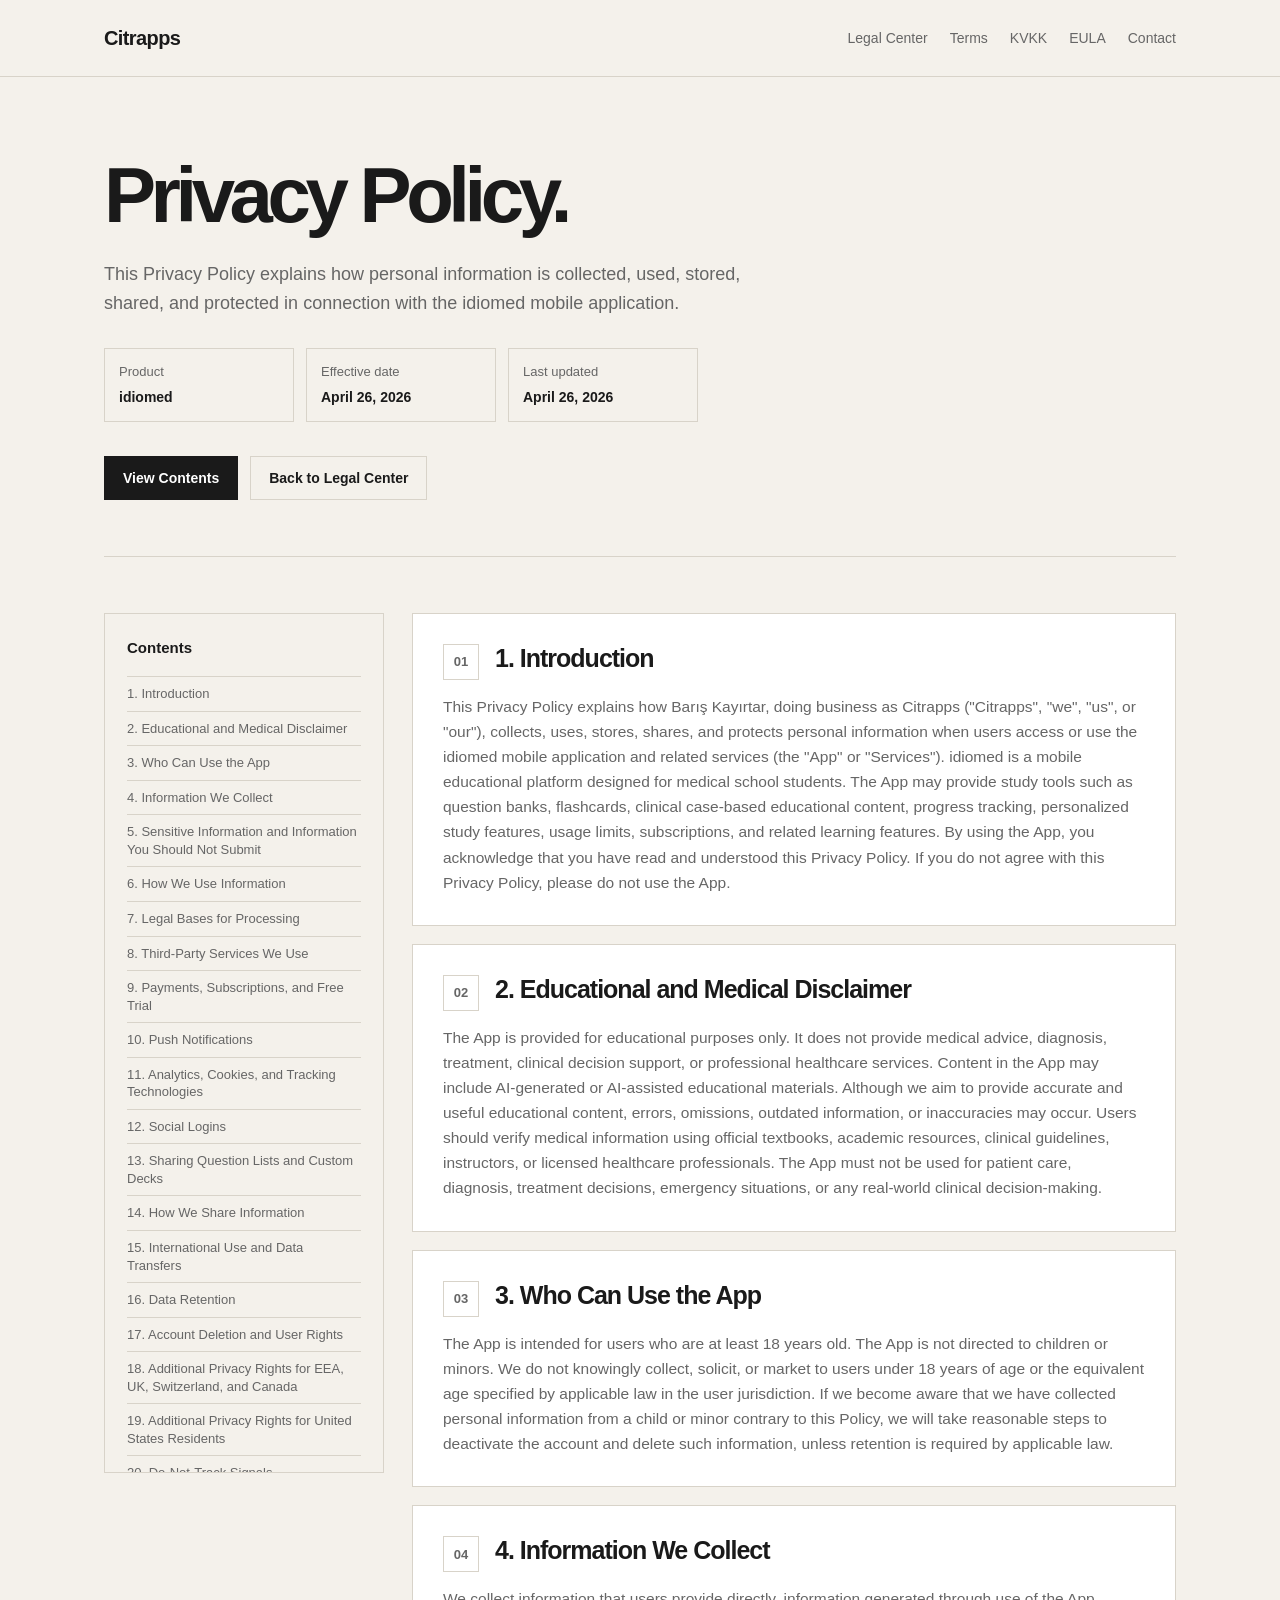
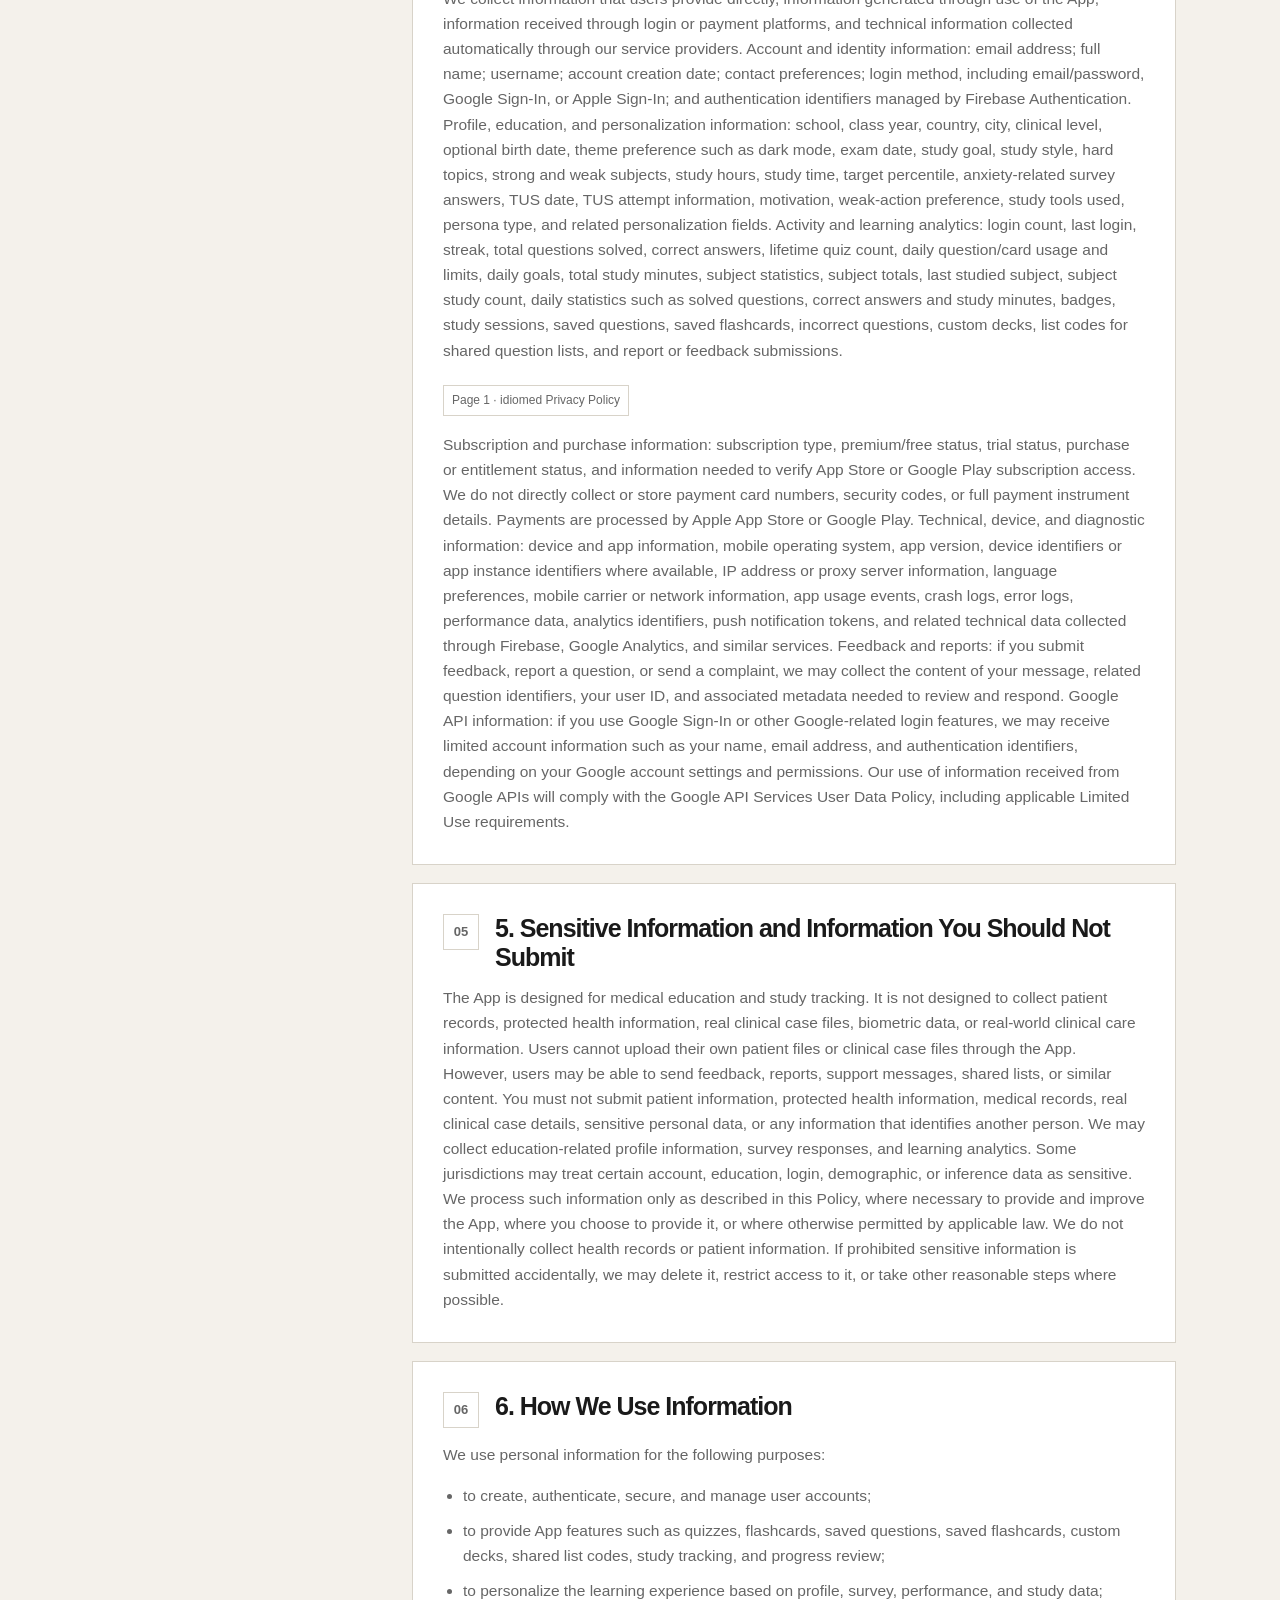
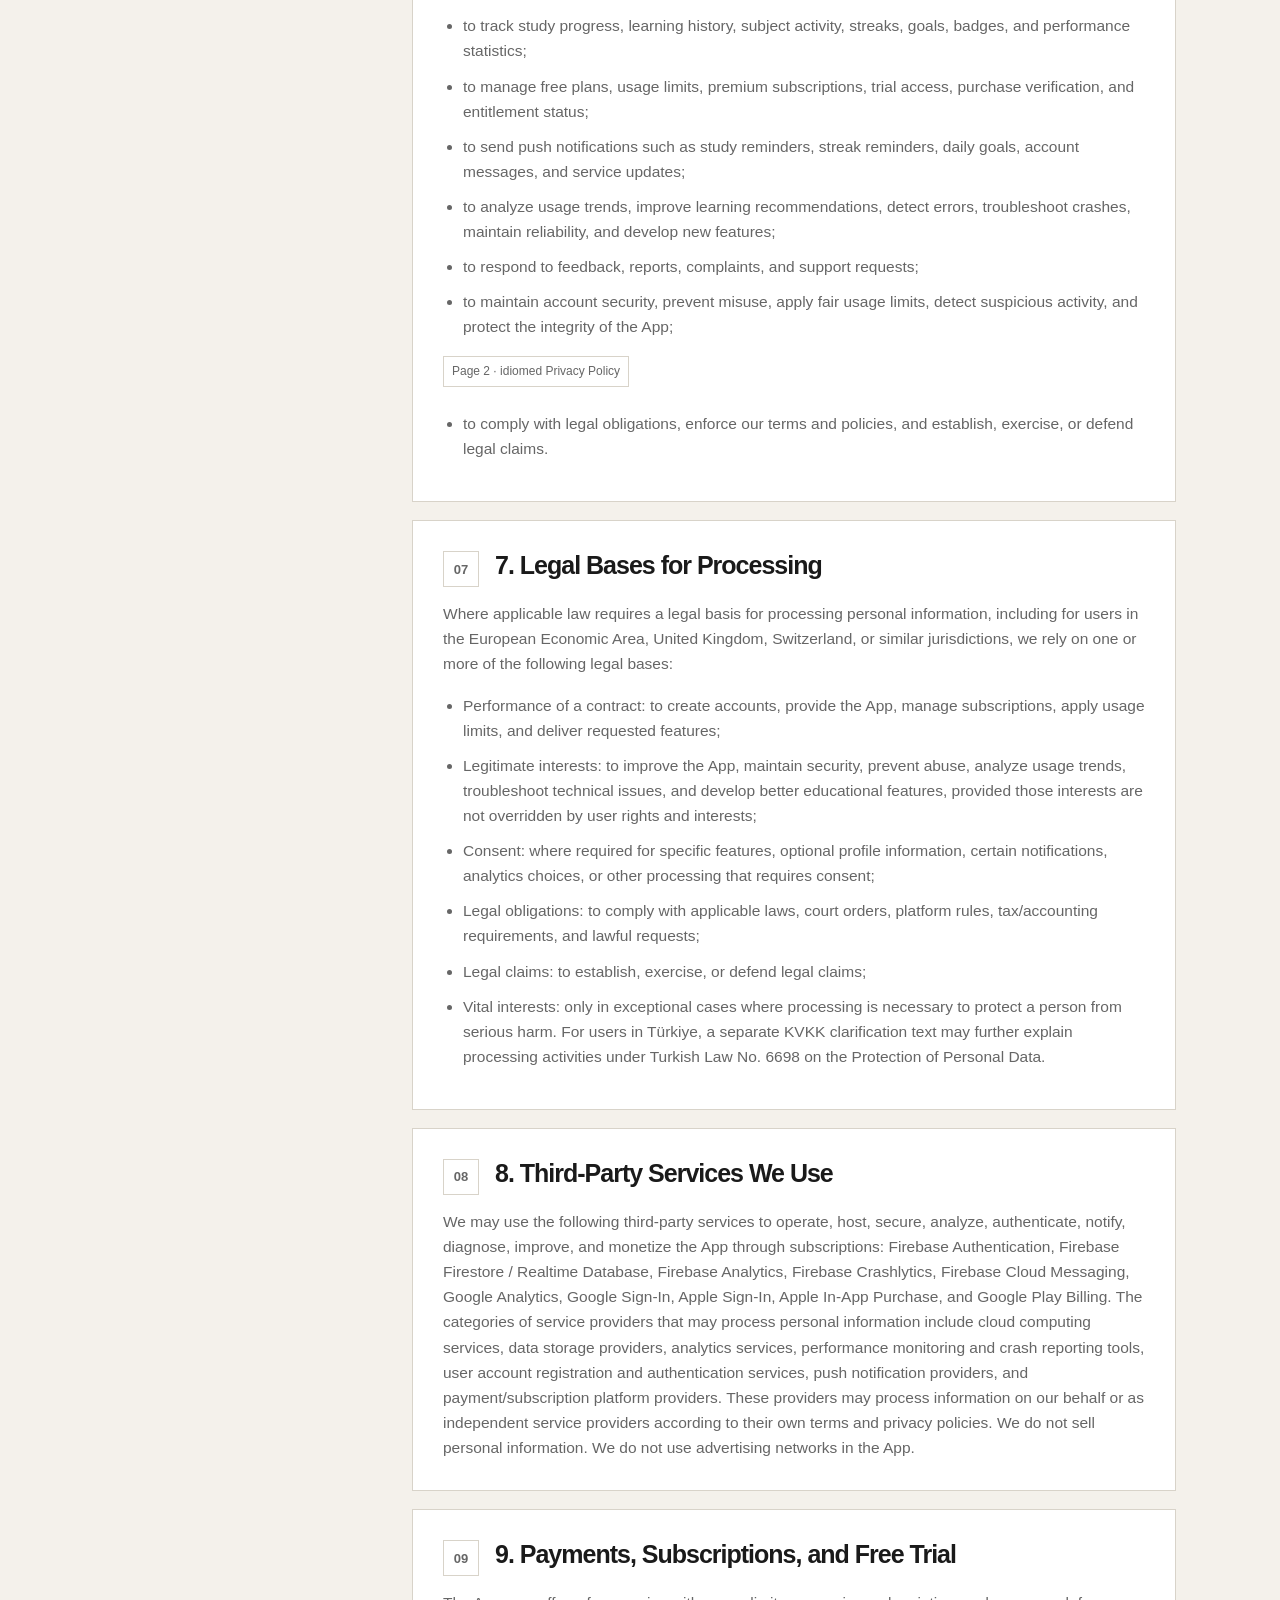
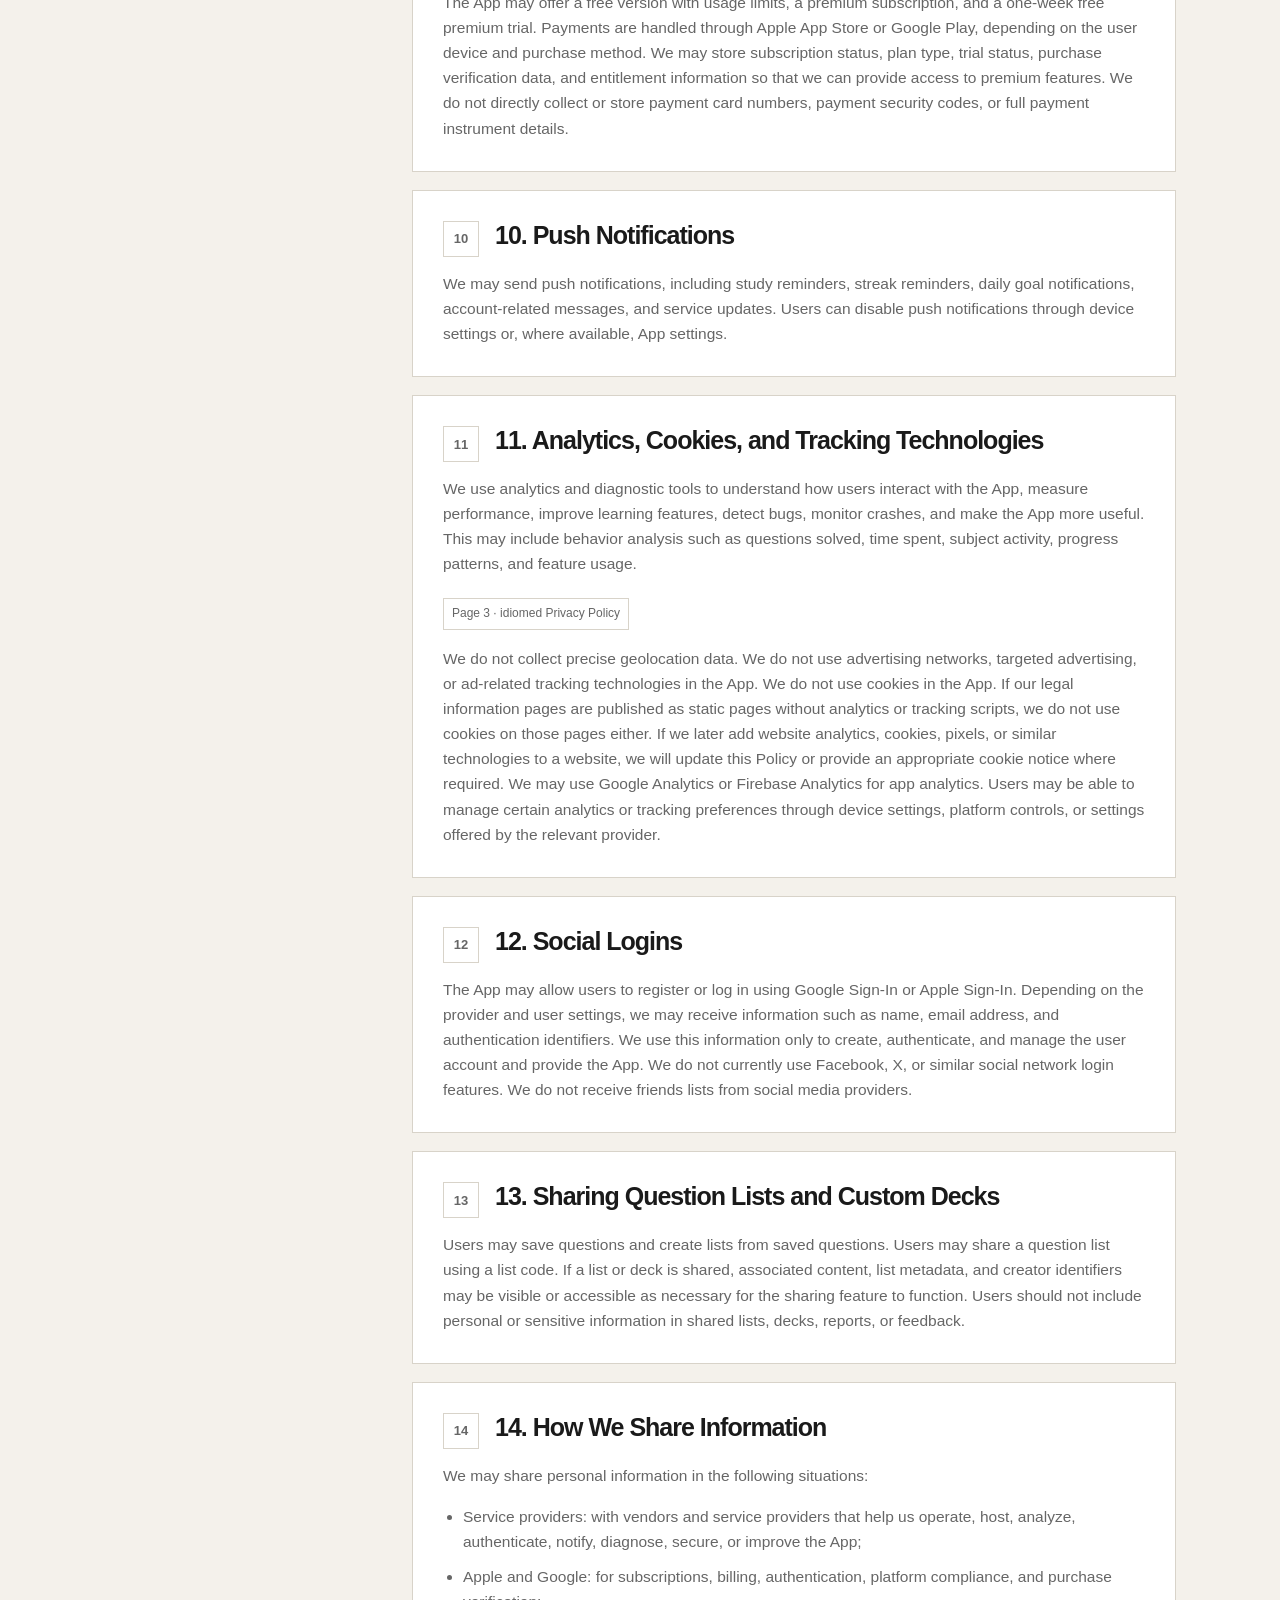
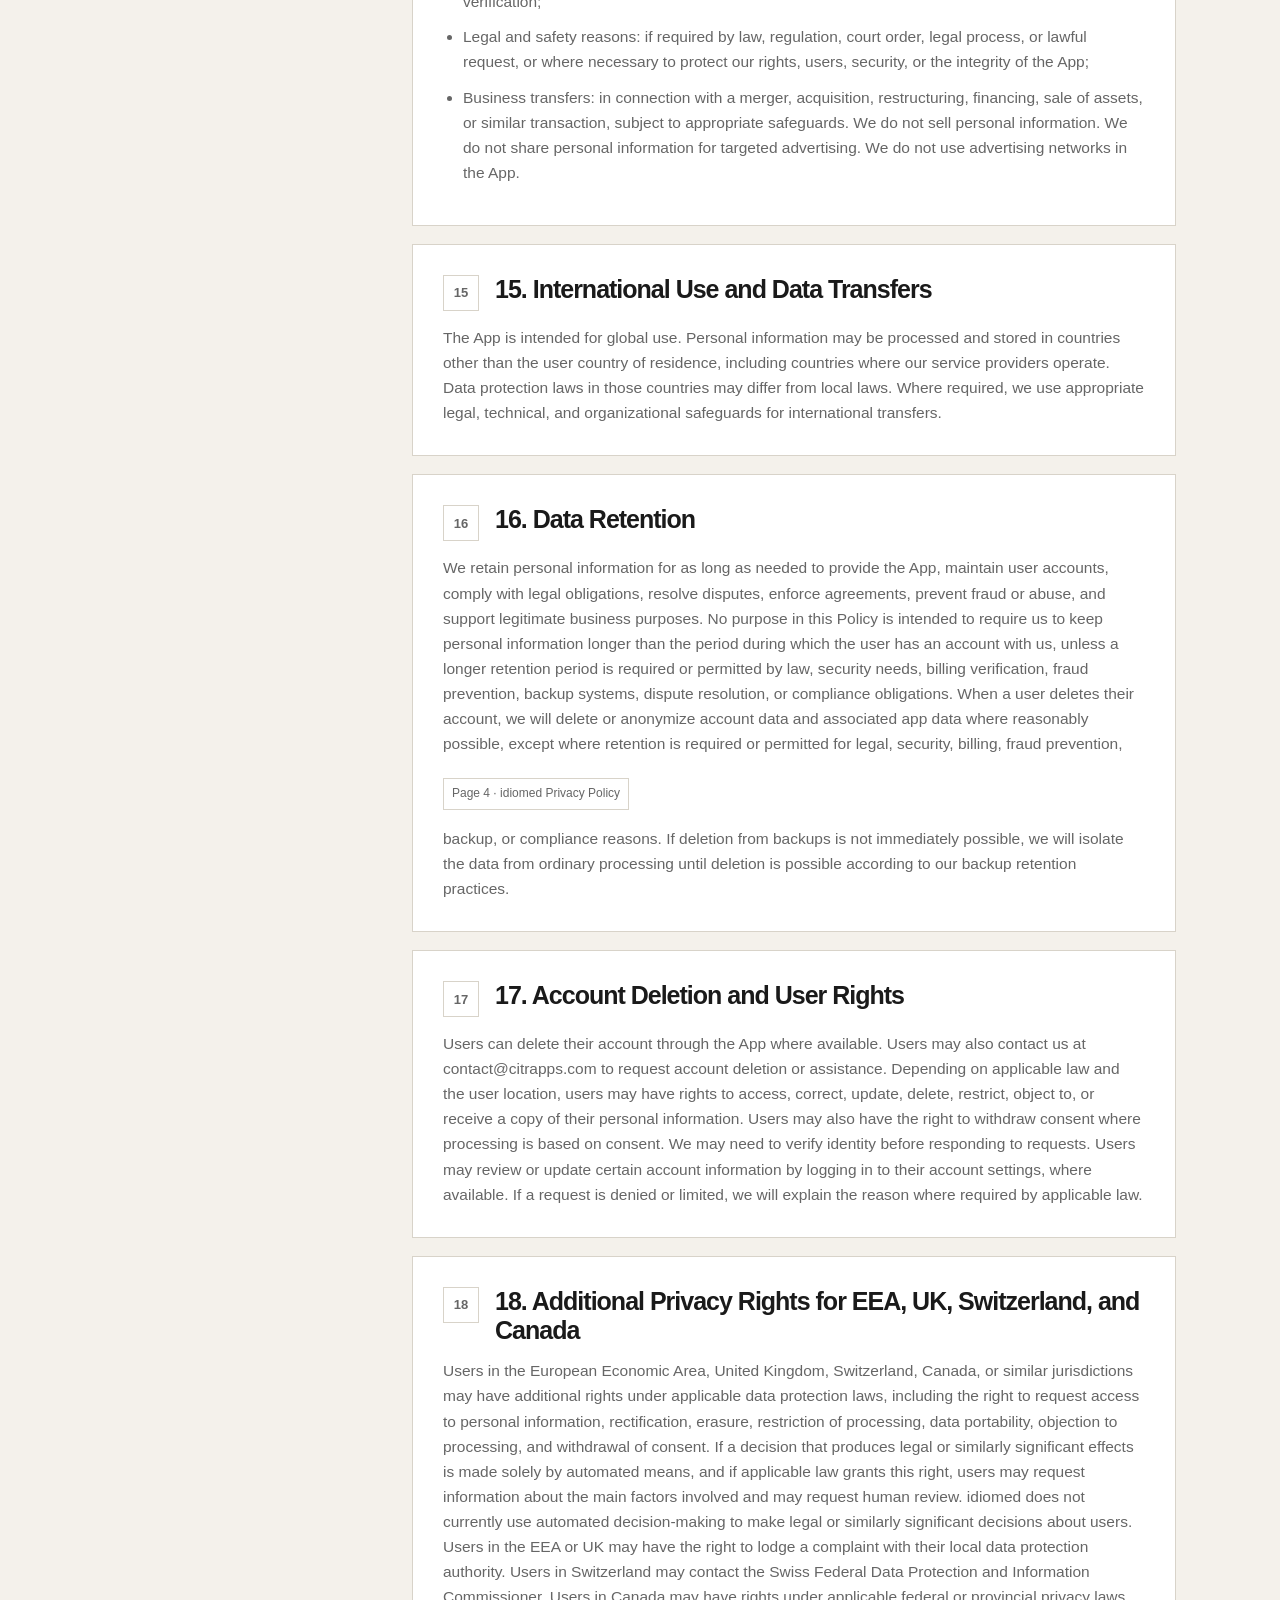
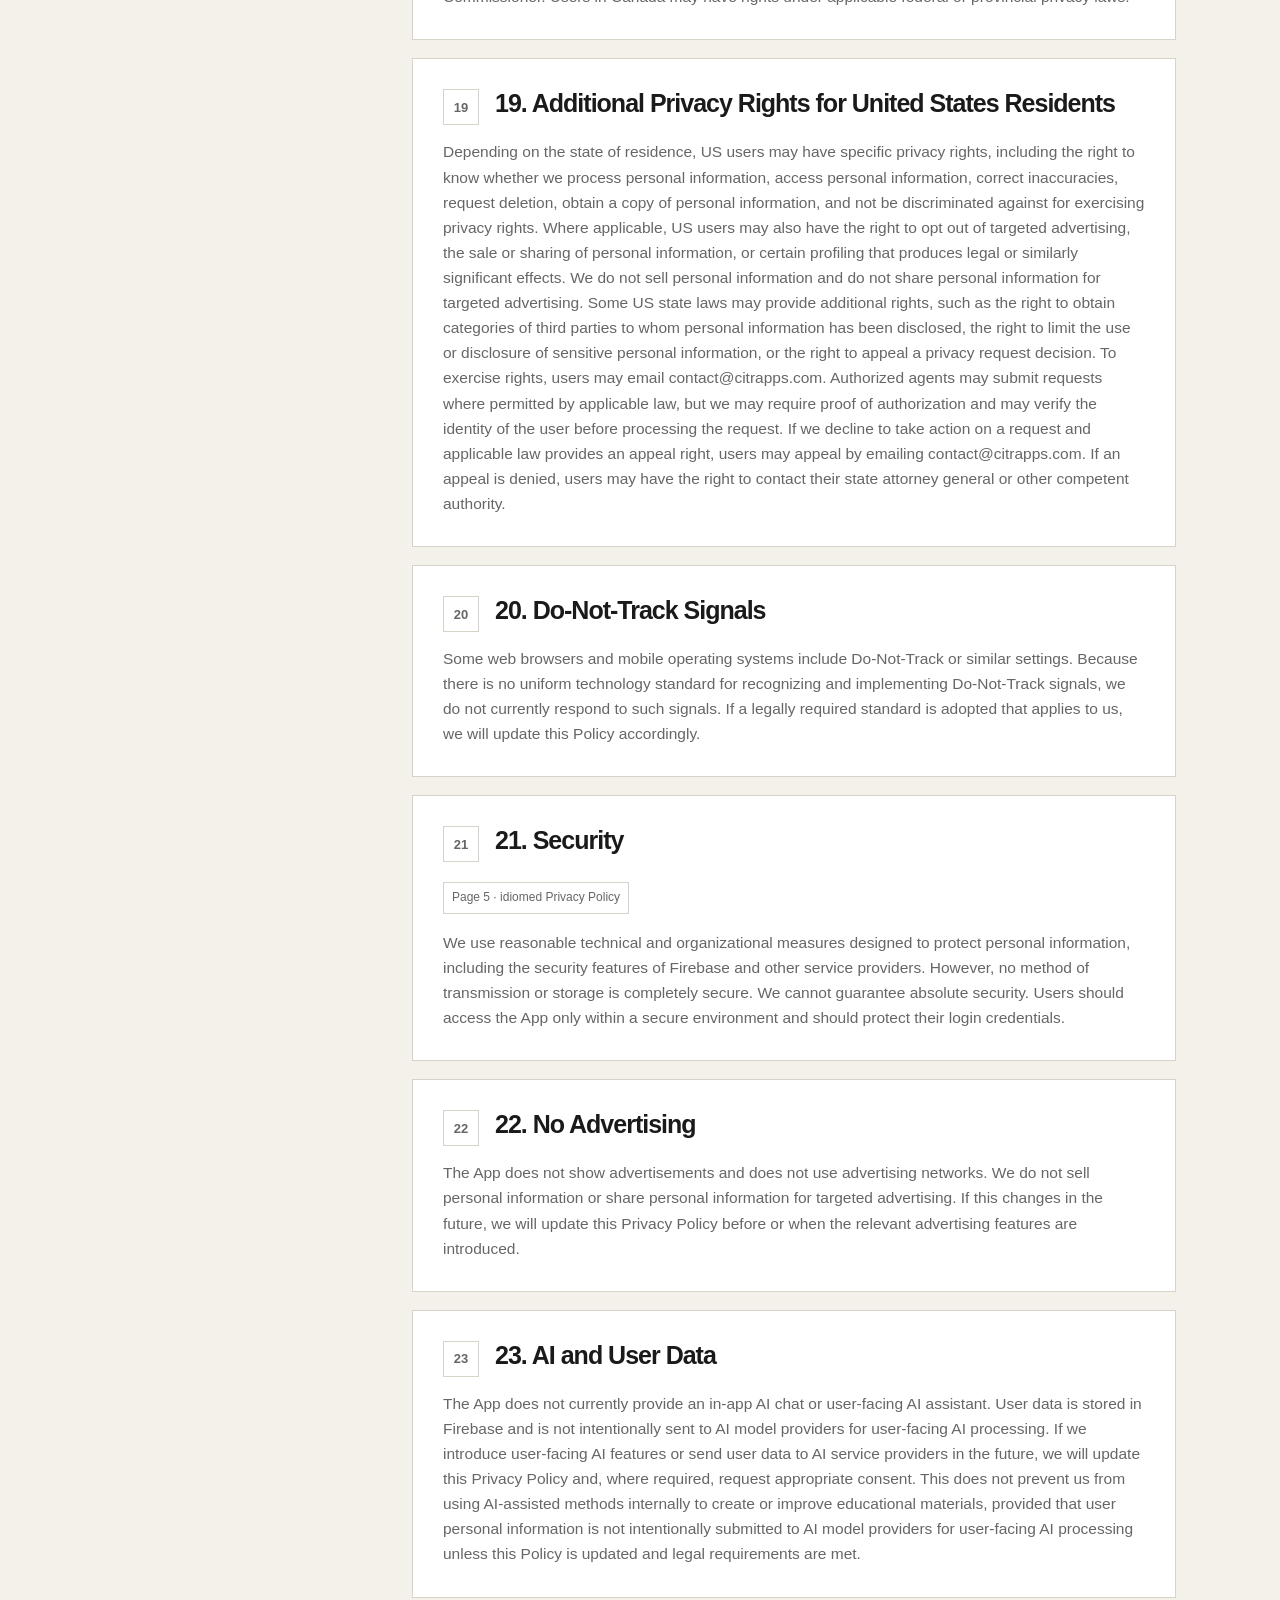
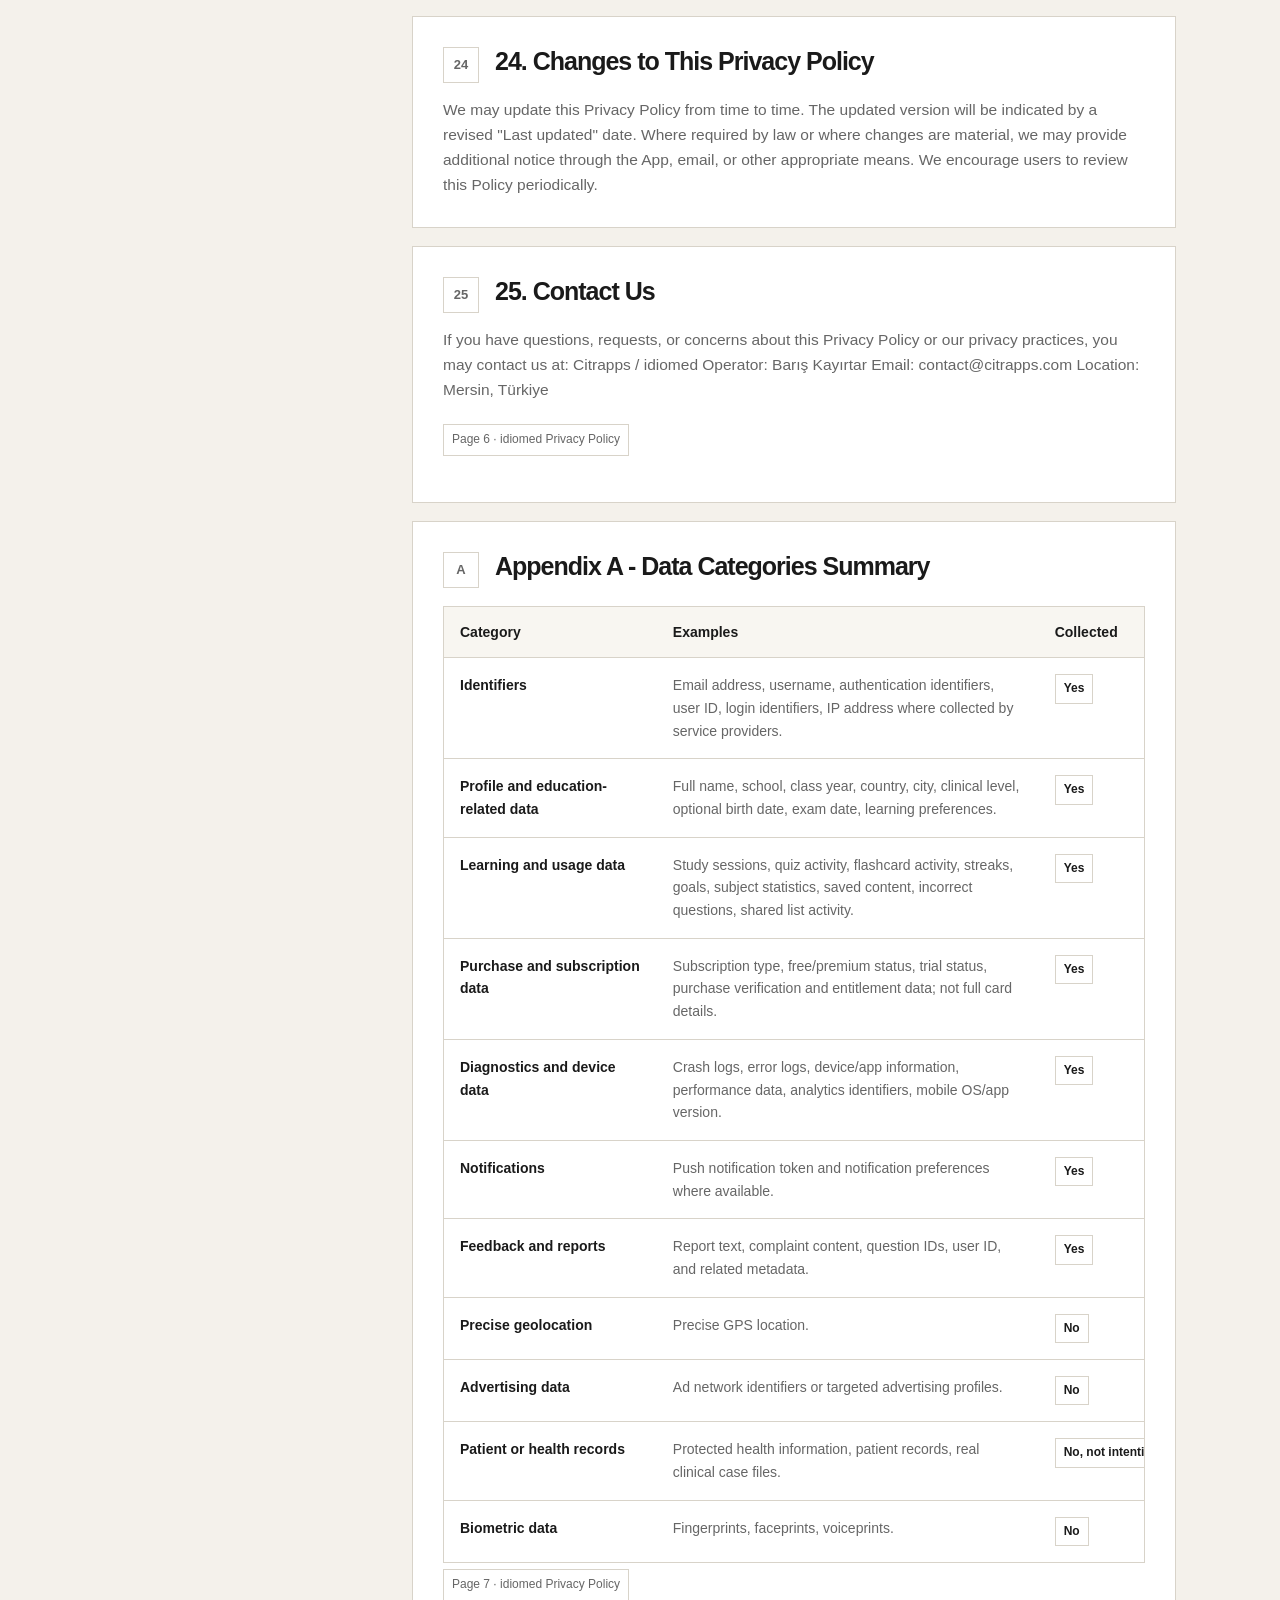
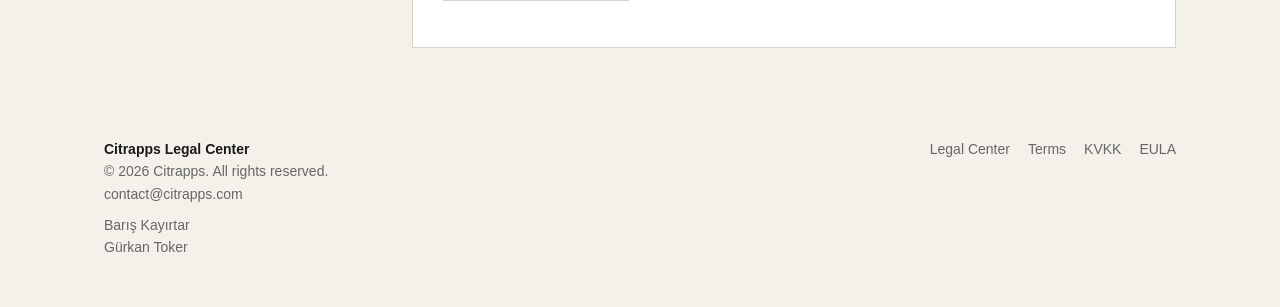
<file: privacy.html>
<!DOCTYPE html>
<html lang="tr">
<head>
  <meta charset="UTF-8" />
  <meta name="viewport" content="width=device-width, initial-scale=1.0" />

  <title>Privacy Policy | idiomed</title>
  <meta name="description" content="Privacy Policy for the idiomed mobile application by Citrapps." />

  <style>
    :root {
      --bg: #f4f1eb;
      --surface: #ffffff;
      --text: #1a1a1a;
      --muted: #666666;
      --border: #d8d3c9;
      --accent: #223a63;
      --max-width: 1120px;
    }

    * {
      box-sizing: border-box;
    }

    html {
      scroll-behavior: smooth;
    }

    body {
      margin: 0;
      background: var(--bg);
      color: var(--text);
      font-family: -apple-system, BlinkMacSystemFont, "Segoe UI", Arial, sans-serif;
      line-height: 1.62;
    }

    a {
      color: inherit;
      text-decoration: none;
    }

    p {
      margin: 0 0 16px;
      color: var(--muted);
      font-size: 15.5px;
    }

    p:last-child {
      margin-bottom: 0;
    }

    .site-header {
      border-bottom: 1px solid var(--border);
      background: var(--bg);
    }

    .header-inner {
      max-width: var(--max-width);
      margin: 0 auto;
      padding: 22px 24px;
      display: flex;
      justify-content: space-between;
      align-items: center;
      gap: 24px;
    }

    .brand {
      font-size: 20px;
      font-weight: 700;
      letter-spacing: -0.03em;
    }

    .nav {
      display: flex;
      flex-wrap: wrap;
      gap: 22px;
      color: var(--muted);
      font-size: 14px;
    }

    .brand:hover,
    .nav a:hover {
      color: var(--accent);
    }

    .main {
      max-width: var(--max-width);
      margin: 0 auto;
      padding: 72px 24px 40px;
    }

    .hero {
      padding: 8px 0 56px;
      border-bottom: 1px solid var(--border);
    }

    .hero h1 {
      margin: 0;
      max-width: 820px;
      font-size: clamp(44px, 7vw, 78px);
      line-height: 0.98;
      letter-spacing: -0.07em;
      font-weight: 750;
    }

    .hero p {
      margin: 26px 0 0;
      max-width: 700px;
      font-size: 18px;
      color: var(--muted);
    }

    .meta-row {
      display: flex;
      flex-wrap: wrap;
      gap: 12px;
      margin-top: 30px;
    }

    .meta-box {
      border: 1px solid var(--border);
      background: transparent;
      padding: 12px 14px;
      min-width: 190px;
    }

    .meta-label {
      display: block;
      font-size: 13px;
      color: var(--muted);
      margin-bottom: 4px;
    }

    .meta-value {
      display: block;
      color: var(--text);
      font-weight: 650;
      font-size: 14px;
    }

    .hero-actions {
      display: flex;
      flex-wrap: wrap;
      gap: 12px;
      margin-top: 34px;
    }

    .button {
      display: inline-flex;
      align-items: center;
      justify-content: center;
      min-height: 44px;
      padding: 0 18px;
      border: 1px solid var(--text);
      background: var(--text);
      color: #ffffff;
      font-size: 14px;
      font-weight: 600;
    }

    .button.secondary {
      background: transparent;
      color: var(--text);
      border-color: var(--border);
    }

    .button:hover {
      background: var(--accent);
      border-color: var(--accent);
      color: #ffffff;
    }

    .button.secondary:hover {
      background: var(--surface);
      border-color: var(--text);
      color: var(--text);
    }

    .content-layout {
      display: grid;
      grid-template-columns: 280px minmax(0, 1fr);
      gap: 28px;
      padding-top: 56px;
    }

    .toc {
      position: sticky;
      top: 20px;
      align-self: start;
      border: 1px solid var(--border);
      background: transparent;
      padding: 22px;
      max-height: calc(100vh - 40px);
      overflow: auto;
    }

    .toc-title {
      margin: 0 0 16px;
      color: var(--text);
      font-size: 15px;
      font-weight: 700;
    }

    .toc a {
      display: block;
      padding: 8px 0;
      color: var(--muted);
      font-size: 13px;
      line-height: 1.35;
      border-top: 1px solid var(--border);
    }

    .toc a:hover {
      color: var(--accent);
    }

    .document {
      min-width: 0;
    }

    .section {
      border: 1px solid var(--border);
      background: var(--surface);
      padding: 30px;
      margin-bottom: 18px;
    }

    .section-header {
      display: flex;
      align-items: flex-start;
      gap: 16px;
      margin-bottom: 14px;
    }

    .section-number {
      flex: 0 0 auto;
      width: 36px;
      height: 36px;
      border: 1px solid var(--border);
      display: inline-flex;
      align-items: center;
      justify-content: center;
      color: var(--muted);
      font-size: 13px;
      font-weight: 700;
    }

    h2 {
      margin: 0;
      color: var(--text);
      font-size: 25px;
      line-height: 1.15;
      letter-spacing: -0.04em;
    }

    .policy-list {
      margin: 8px 0 0;
      padding-left: 20px;
      color: var(--muted);
      font-size: 15.5px;
    }

    .policy-list li {
      margin-bottom: 10px;
    }

    .page-marker {
      display: inline-block;
      margin: 6px 0 16px;
      padding: 5px 8px;
      border: 1px solid var(--border);
      color: var(--muted);
      font-size: 12px;
      background: transparent;
    }

    .table-wrap {
      width: 100%;
      overflow-x: auto;
      border: 1px solid var(--border);
      background: var(--surface);
      margin-top: 18px;
    }

    .data-table {
      width: 100%;
      min-width: 760px;
      border-collapse: collapse;
      font-size: 14px;
    }

    .data-table th {
      text-align: left;
      color: var(--text);
      padding: 14px 16px;
      border-bottom: 1px solid var(--border);
      font-weight: 700;
      background: #f8f6f1;
    }

    .data-table td {
      vertical-align: top;
      padding: 16px;
      border-bottom: 1px solid var(--border);
      color: var(--muted);
    }

    .data-table tr:last-child td {
      border-bottom: none;
    }

    .data-table td:first-child {
      color: var(--text);
      font-weight: 650;
      width: 28%;
    }

    .status {
      display: inline-flex;
      border: 1px solid var(--border);
      padding: 4px 8px;
      color: var(--text);
      background: transparent;
      font-size: 12px;
      font-weight: 650;
      white-space: nowrap;
    }

    .footer {
      max-width: var(--max-width);
      margin: 0 auto;
      padding: 32px 24px 48px;
      display: flex;
      justify-content: space-between;
      gap: 24px;
      color: var(--muted);
      font-size: 14px;
    }

    .footer-left strong {
      color: var(--text);
    }

    .footer-names {
      margin-top: 8px;
      color: var(--muted);
    }

    .footer-links {
      display: flex;
      flex-wrap: wrap;
      gap: 18px;
      justify-content: flex-end;
    }

    .footer a:hover {
      color: var(--text);
    }

    @media (max-width: 900px) {
      .header-inner {
        flex-direction: column;
        align-items: flex-start;
      }

      .content-layout {
        grid-template-columns: 1fr;
      }

      .toc {
        position: static;
        max-height: none;
      }

      .footer {
        flex-direction: column;
      }

      .footer-links {
        justify-content: flex-start;
      }
    }

    @media (max-width: 560px) {
      .main,
      .header-inner,
      .footer {
        padding-left: 18px;
        padding-right: 18px;
      }

      .hero {
        padding-bottom: 48px;
      }

      .hero h1 {
        font-size: 46px;
      }

      .hero p {
        font-size: 16px;
      }

      .hero-actions {
        flex-direction: column;
      }

      .button {
        width: 100%;
      }

      .section {
        padding: 22px;
      }

      .section-header {
        flex-direction: column;
      }
    }
  </style>
</head>

<body>
  <header class="site-header">
    <div class="header-inner">
      <a class="brand" href="https://citrapps.com/">Citrapps</a>

      <nav class="nav" aria-label="Main navigation">
        <a href="https://legal.citrapps.com/">Legal Center</a>
        <a href="terms.html">Terms</a>
        <a href="kvkk.html">KVKK</a>
        <a href="eula.html">EULA</a>
        <a href="mailto:contact@citrapps.com">Contact</a>
      </nav>
    </div>
  </header>

  <main class="main">
    <section class="hero">
      <h1>Privacy Policy.</h1>

      <p>
        This Privacy Policy explains how personal information is collected,
        used, stored, shared, and protected in connection with the idiomed
        mobile application.
      </p>

      <div class="meta-row">
        <div class="meta-box">
          <span class="meta-label">Product</span>
          <span class="meta-value">idiomed</span>
        </div>

        <div class="meta-box">
          <span class="meta-label">Effective date</span>
          <span class="meta-value">April 26, 2026</span>
        </div>

        <div class="meta-box">
          <span class="meta-label">Last updated</span>
          <span class="meta-value">April 26, 2026</span>
        </div>
      </div>

      <div class="hero-actions">
        <a class="button" href="#contents">View Contents</a>
        <a class="button secondary" href="https://legal.citrapps.com/">Back to Legal Center</a>
      </div>
    </section>

    <div class="content-layout" id="contents">
      <aside class="toc" aria-label="Table of contents">
        <p class="toc-title">Contents</p>
        <a href="#1-introduction">1. Introduction</a>
        <a href="#2-educational-and-medical-disclaimer">2. Educational and Medical Disclaimer</a>
        <a href="#3-who-can-use-the-app">3. Who Can Use the App</a>
        <a href="#4-information-we-collect">4. Information We Collect</a>
        <a href="#5-sensitive-information-and-information-you-should-not-submit">5. Sensitive Information and Information You Should Not Submit</a>
        <a href="#6-how-we-use-information">6. How We Use Information</a>
        <a href="#7-legal-bases-for-processing">7. Legal Bases for Processing</a>
        <a href="#8-third-party-services-we-use">8. Third-Party Services We Use</a>
        <a href="#9-payments-subscriptions-and-free-trial">9. Payments, Subscriptions, and Free Trial</a>
        <a href="#10-push-notifications">10. Push Notifications</a>
        <a href="#11-analytics-cookies-and-tracking-technologies">11. Analytics, Cookies, and Tracking Technologies</a>
        <a href="#12-social-logins">12. Social Logins</a>
        <a href="#13-sharing-question-lists-and-custom-decks">13. Sharing Question Lists and Custom Decks</a>
        <a href="#14-how-we-share-information">14. How We Share Information</a>
        <a href="#15-international-use-and-data-transfers">15. International Use and Data Transfers</a>
        <a href="#16-data-retention">16. Data Retention</a>
        <a href="#17-account-deletion-and-user-rights">17. Account Deletion and User Rights</a>
        <a href="#18-additional-privacy-rights-for-eea-uk-switzerland-and-canada">18. Additional Privacy Rights for EEA, UK, Switzerland, and Canada</a>
        <a href="#19-additional-privacy-rights-for-united-states-residents">19. Additional Privacy Rights for United States Residents</a>
        <a href="#20-do-not-track-signals">20. Do-Not-Track Signals</a>
        <a href="#21-security">21. Security</a>
        <a href="#22-no-advertising">22. No Advertising</a>
        <a href="#23-ai-and-user-data">23. AI and User Data</a>
        <a href="#24-changes-to-this-privacy-policy">24. Changes to This Privacy Policy</a>
        <a href="#25-contact-us">25. Contact Us</a>
        <a href="#appendix-a">Appendix A</a>
      </aside>

      <article class="document">
        <section class="section" id="1-introduction">
          <div class="section-header">
            <div class="section-number">01</div>
            <h2>1. Introduction</h2>
          </div>
          <p>This Privacy Policy explains how Barış Kayırtar, doing business as Citrapps (&quot;Citrapps&quot;, &quot;we&quot;, &quot;us&quot;, or &quot;our&quot;), collects, uses, stores, shares, and protects personal information when users access or use the idiomed mobile application and related services (the &quot;App&quot; or &quot;Services&quot;). idiomed is a mobile educational platform designed for medical school students. The App may provide study tools such as question banks, flashcards, clinical case-based educational content, progress tracking, personalized study features, usage limits, subscriptions, and related learning features. By using the App, you acknowledge that you have read and understood this Privacy Policy. If you do not agree with this Privacy Policy, please do not use the App.</p>
        </section>

        <section class="section" id="2-educational-and-medical-disclaimer">
          <div class="section-header">
            <div class="section-number">02</div>
            <h2>2. Educational and Medical Disclaimer</h2>
          </div>
          <p>The App is provided for educational purposes only. It does not provide medical advice, diagnosis, treatment, clinical decision support, or professional healthcare services. Content in the App may include AI-generated or AI-assisted educational materials. Although we aim to provide accurate and useful educational content, errors, omissions, outdated information, or inaccuracies may occur. Users should verify medical information using official textbooks, academic resources, clinical guidelines, instructors, or licensed healthcare professionals. The App must not be used for patient care, diagnosis, treatment decisions, emergency situations, or any real-world clinical decision-making.</p>
        </section>

        <section class="section" id="3-who-can-use-the-app">
          <div class="section-header">
            <div class="section-number">03</div>
            <h2>3. Who Can Use the App</h2>
          </div>
          <p>The App is intended for users who are at least 18 years old. The App is not directed to children or minors. We do not knowingly collect, solicit, or market to users under 18 years of age or the equivalent age specified by applicable law in the user jurisdiction. If we become aware that we have collected personal information from a child or minor contrary to this Policy, we will take reasonable steps to deactivate the account and delete such information, unless retention is required by applicable law.</p>
        </section>

        <section class="section" id="4-information-we-collect">
          <div class="section-header">
            <div class="section-number">04</div>
            <h2>4. Information We Collect</h2>
          </div>
          <p>We collect information that users provide directly, information generated through use of the App, information received through login or payment platforms, and technical information collected automatically through our service providers. Account and identity information: email address; full name; username; account creation date; contact preferences; login method, including email/password, Google Sign-In, or Apple Sign-In; and authentication identifiers managed by Firebase Authentication. Profile, education, and personalization information: school, class year, country, city, clinical level, optional birth date, theme preference such as dark mode, exam date, study goal, study style, hard topics, strong and weak subjects, study hours, study time, target percentile, anxiety-related survey answers, TUS date, TUS attempt information, motivation, weak-action preference, study tools used, persona type, and related personalization fields. Activity and learning analytics: login count, last login, streak, total questions solved, correct answers, lifetime quiz count, daily question/card usage and limits, daily goals, total study minutes, subject statistics, subject totals, last studied subject, subject study count, daily statistics such as solved questions, correct answers and study minutes, badges, study sessions, saved questions, saved flashcards, incorrect questions, custom decks, list codes for shared question lists, and report or feedback submissions.</p>
          <span class="page-marker">Page 1 · idiomed Privacy Policy</span>
          <p>Subscription and purchase information: subscription type, premium/free status, trial status, purchase or entitlement status, and information needed to verify App Store or Google Play subscription access. We do not directly collect or store payment card numbers, security codes, or full payment instrument details. Payments are processed by Apple App Store or Google Play. Technical, device, and diagnostic information: device and app information, mobile operating system, app version, device identifiers or app instance identifiers where available, IP address or proxy server information, language preferences, mobile carrier or network information, app usage events, crash logs, error logs, performance data, analytics identifiers, push notification tokens, and related technical data collected through Firebase, Google Analytics, and similar services. Feedback and reports: if you submit feedback, report a question, or send a complaint, we may collect the content of your message, related question identifiers, your user ID, and associated metadata needed to review and respond. Google API information: if you use Google Sign-In or other Google-related login features, we may receive limited account information such as your name, email address, and authentication identifiers, depending on your Google account settings and permissions. Our use of information received from Google APIs will comply with the Google API Services User Data Policy, including applicable Limited Use requirements.</p>
        </section>

        <section class="section" id="5-sensitive-information-and-information-you-should-not-submit">
          <div class="section-header">
            <div class="section-number">05</div>
            <h2>5. Sensitive Information and Information You Should Not Submit</h2>
          </div>
          <p>The App is designed for medical education and study tracking. It is not designed to collect patient records, protected health information, real clinical case files, biometric data, or real-world clinical care information. Users cannot upload their own patient files or clinical case files through the App. However, users may be able to send feedback, reports, support messages, shared lists, or similar content. You must not submit patient information, protected health information, medical records, real clinical case details, sensitive personal data, or any information that identifies another person. We may collect education-related profile information, survey responses, and learning analytics. Some jurisdictions may treat certain account, education, login, demographic, or inference data as sensitive. We process such information only as described in this Policy, where necessary to provide and improve the App, where you choose to provide it, or where otherwise permitted by applicable law. We do not intentionally collect health records or patient information. If prohibited sensitive information is submitted accidentally, we may delete it, restrict access to it, or take other reasonable steps where possible.</p>
        </section>

        <section class="section" id="6-how-we-use-information">
          <div class="section-header">
            <div class="section-number">06</div>
            <h2>6. How We Use Information</h2>
          </div>
          <p>We use personal information for the following purposes:</p>
          <ul class="policy-list">
            <li>to create, authenticate, secure, and manage user accounts;</li>
            <li>to provide App features such as quizzes, flashcards, saved questions, saved flashcards, custom decks, shared list codes, study tracking, and progress review;</li>
            <li>to personalize the learning experience based on profile, survey, performance, and study data;</li>
            <li>to track study progress, learning history, subject activity, streaks, goals, badges, and performance statistics;</li>
            <li>to manage free plans, usage limits, premium subscriptions, trial access, purchase verification, and entitlement status;</li>
            <li>to send push notifications such as study reminders, streak reminders, daily goals, account messages, and service updates;</li>
            <li>to analyze usage trends, improve learning recommendations, detect errors, troubleshoot crashes, maintain reliability, and develop new features;</li>
            <li>to respond to feedback, reports, complaints, and support requests;</li>
            <li>to maintain account security, prevent misuse, apply fair usage limits, detect suspicious activity, and protect the integrity of the App;</li>
          </ul>
          <span class="page-marker">Page 2 · idiomed Privacy Policy</span>
          <ul class="policy-list">
            <li>to comply with legal obligations, enforce our terms and policies, and establish, exercise, or defend legal claims.</li>
          </ul>
        </section>

        <section class="section" id="7-legal-bases-for-processing">
          <div class="section-header">
            <div class="section-number">07</div>
            <h2>7. Legal Bases for Processing</h2>
          </div>
          <p>Where applicable law requires a legal basis for processing personal information, including for users in the European Economic Area, United Kingdom, Switzerland, or similar jurisdictions, we rely on one or more of the following legal bases:</p>
          <ul class="policy-list">
            <li>Performance of a contract: to create accounts, provide the App, manage subscriptions, apply usage limits, and deliver requested features;</li>
            <li>Legitimate interests: to improve the App, maintain security, prevent abuse, analyze usage trends, troubleshoot technical issues, and develop better educational features, provided those interests are not overridden by user rights and interests;</li>
            <li>Consent: where required for specific features, optional profile information, certain notifications, analytics choices, or other processing that requires consent;</li>
            <li>Legal obligations: to comply with applicable laws, court orders, platform rules, tax/accounting requirements, and lawful requests;</li>
            <li>Legal claims: to establish, exercise, or defend legal claims;</li>
            <li>Vital interests: only in exceptional cases where processing is necessary to protect a person from serious harm. For users in Türkiye, a separate KVKK clarification text may further explain processing activities under Turkish Law No. 6698 on the Protection of Personal Data.</li>
          </ul>
        </section>

        <section class="section" id="8-third-party-services-we-use">
          <div class="section-header">
            <div class="section-number">08</div>
            <h2>8. Third-Party Services We Use</h2>
          </div>
          <p>We may use the following third-party services to operate, host, secure, analyze, authenticate, notify, diagnose, improve, and monetize the App through subscriptions: Firebase Authentication, Firebase Firestore / Realtime Database, Firebase Analytics, Firebase Crashlytics, Firebase Cloud Messaging, Google Analytics, Google Sign-In, Apple Sign-In, Apple In-App Purchase, and Google Play Billing. The categories of service providers that may process personal information include cloud computing services, data storage providers, analytics services, performance monitoring and crash reporting tools, user account registration and authentication services, push notification providers, and payment/subscription platform providers. These providers may process information on our behalf or as independent service providers according to their own terms and privacy policies. We do not sell personal information. We do not use advertising networks in the App.</p>
        </section>

        <section class="section" id="9-payments-subscriptions-and-free-trial">
          <div class="section-header">
            <div class="section-number">09</div>
            <h2>9. Payments, Subscriptions, and Free Trial</h2>
          </div>
          <p>The App may offer a free version with usage limits, a premium subscription, and a one-week free premium trial. Payments are handled through Apple App Store or Google Play, depending on the user device and purchase method. We may store subscription status, plan type, trial status, purchase verification data, and entitlement information so that we can provide access to premium features. We do not directly collect or store payment card numbers, payment security codes, or full payment instrument details.</p>
        </section>

        <section class="section" id="10-push-notifications">
          <div class="section-header">
            <div class="section-number">10</div>
            <h2>10. Push Notifications</h2>
          </div>
          <p>We may send push notifications, including study reminders, streak reminders, daily goal notifications, account-related messages, and service updates. Users can disable push notifications through device settings or, where available, App settings.</p>
        </section>

        <section class="section" id="11-analytics-cookies-and-tracking-technologies">
          <div class="section-header">
            <div class="section-number">11</div>
            <h2>11. Analytics, Cookies, and Tracking Technologies</h2>
          </div>
          <p>We use analytics and diagnostic tools to understand how users interact with the App, measure performance, improve learning features, detect bugs, monitor crashes, and make the App more useful. This may include behavior analysis such as questions solved, time spent, subject activity, progress patterns, and feature usage.</p>
          <span class="page-marker">Page 3 · idiomed Privacy Policy</span>
          <p>We do not collect precise geolocation data. We do not use advertising networks, targeted advertising, or ad-related tracking technologies in the App. We do not use cookies in the App. If our legal information pages are published as static pages without analytics or tracking scripts, we do not use cookies on those pages either. If we later add website analytics, cookies, pixels, or similar technologies to a website, we will update this Policy or provide an appropriate cookie notice where required. We may use Google Analytics or Firebase Analytics for app analytics. Users may be able to manage certain analytics or tracking preferences through device settings, platform controls, or settings offered by the relevant provider.</p>
        </section>

        <section class="section" id="12-social-logins">
          <div class="section-header">
            <div class="section-number">12</div>
            <h2>12. Social Logins</h2>
          </div>
          <p>The App may allow users to register or log in using Google Sign-In or Apple Sign-In. Depending on the provider and user settings, we may receive information such as name, email address, and authentication identifiers. We use this information only to create, authenticate, and manage the user account and provide the App. We do not currently use Facebook, X, or similar social network login features. We do not receive friends lists from social media providers.</p>
        </section>

        <section class="section" id="13-sharing-question-lists-and-custom-decks">
          <div class="section-header">
            <div class="section-number">13</div>
            <h2>13. Sharing Question Lists and Custom Decks</h2>
          </div>
          <p>Users may save questions and create lists from saved questions. Users may share a question list using a list code. If a list or deck is shared, associated content, list metadata, and creator identifiers may be visible or accessible as necessary for the sharing feature to function. Users should not include personal or sensitive information in shared lists, decks, reports, or feedback.</p>
        </section>

        <section class="section" id="14-how-we-share-information">
          <div class="section-header">
            <div class="section-number">14</div>
            <h2>14. How We Share Information</h2>
          </div>
          <p>We may share personal information in the following situations:</p>
          <ul class="policy-list">
            <li>Service providers: with vendors and service providers that help us operate, host, analyze, authenticate, notify, diagnose, secure, or improve the App;</li>
            <li>Apple and Google: for subscriptions, billing, authentication, platform compliance, and purchase verification;</li>
            <li>Legal and safety reasons: if required by law, regulation, court order, legal process, or lawful request, or where necessary to protect our rights, users, security, or the integrity of the App;</li>
            <li>Business transfers: in connection with a merger, acquisition, restructuring, financing, sale of assets, or similar transaction, subject to appropriate safeguards. We do not sell personal information. We do not share personal information for targeted advertising. We do not use advertising networks in the App.</li>
          </ul>
        </section>

        <section class="section" id="15-international-use-and-data-transfers">
          <div class="section-header">
            <div class="section-number">15</div>
            <h2>15. International Use and Data Transfers</h2>
          </div>
          <p>The App is intended for global use. Personal information may be processed and stored in countries other than the user country of residence, including countries where our service providers operate. Data protection laws in those countries may differ from local laws. Where required, we use appropriate legal, technical, and organizational safeguards for international transfers.</p>
        </section>

        <section class="section" id="16-data-retention">
          <div class="section-header">
            <div class="section-number">16</div>
            <h2>16. Data Retention</h2>
          </div>
          <p>We retain personal information for as long as needed to provide the App, maintain user accounts, comply with legal obligations, resolve disputes, enforce agreements, prevent fraud or abuse, and support legitimate business purposes. No purpose in this Policy is intended to require us to keep personal information longer than the period during which the user has an account with us, unless a longer retention period is required or permitted by law, security needs, billing verification, fraud prevention, backup systems, dispute resolution, or compliance obligations. When a user deletes their account, we will delete or anonymize account data and associated app data where reasonably possible, except where retention is required or permitted for legal, security, billing, fraud prevention,</p>
          <span class="page-marker">Page 4 · idiomed Privacy Policy</span>
          <p>backup, or compliance reasons. If deletion from backups is not immediately possible, we will isolate the data from ordinary processing until deletion is possible according to our backup retention practices.</p>
        </section>

        <section class="section" id="17-account-deletion-and-user-rights">
          <div class="section-header">
            <div class="section-number">17</div>
            <h2>17. Account Deletion and User Rights</h2>
          </div>
          <p>Users can delete their account through the App where available. Users may also contact us at contact@citrapps.com to request account deletion or assistance. Depending on applicable law and the user location, users may have rights to access, correct, update, delete, restrict, object to, or receive a copy of their personal information. Users may also have the right to withdraw consent where processing is based on consent. We may need to verify identity before responding to requests. Users may review or update certain account information by logging in to their account settings, where available. If a request is denied or limited, we will explain the reason where required by applicable law.</p>
        </section>

        <section class="section" id="18-additional-privacy-rights-for-eea-uk-switzerland-and-canada">
          <div class="section-header">
            <div class="section-number">18</div>
            <h2>18. Additional Privacy Rights for EEA, UK, Switzerland, and Canada</h2>
          </div>
          <p>Users in the European Economic Area, United Kingdom, Switzerland, Canada, or similar jurisdictions may have additional rights under applicable data protection laws, including the right to request access to personal information, rectification, erasure, restriction of processing, data portability, objection to processing, and withdrawal of consent. If a decision that produces legal or similarly significant effects is made solely by automated means, and if applicable law grants this right, users may request information about the main factors involved and may request human review. idiomed does not currently use automated decision-making to make legal or similarly significant decisions about users. Users in the EEA or UK may have the right to lodge a complaint with their local data protection authority. Users in Switzerland may contact the Swiss Federal Data Protection and Information Commissioner. Users in Canada may have rights under applicable federal or provincial privacy laws.</p>
        </section>

        <section class="section" id="19-additional-privacy-rights-for-united-states-residents">
          <div class="section-header">
            <div class="section-number">19</div>
            <h2>19. Additional Privacy Rights for United States Residents</h2>
          </div>
          <p>Depending on the state of residence, US users may have specific privacy rights, including the right to know whether we process personal information, access personal information, correct inaccuracies, request deletion, obtain a copy of personal information, and not be discriminated against for exercising privacy rights. Where applicable, US users may also have the right to opt out of targeted advertising, the sale or sharing of personal information, or certain profiling that produces legal or similarly significant effects. We do not sell personal information and do not share personal information for targeted advertising. Some US state laws may provide additional rights, such as the right to obtain categories of third parties to whom personal information has been disclosed, the right to limit the use or disclosure of sensitive personal information, or the right to appeal a privacy request decision. To exercise rights, users may email contact@citrapps.com. Authorized agents may submit requests where permitted by applicable law, but we may require proof of authorization and may verify the identity of the user before processing the request. If we decline to take action on a request and applicable law provides an appeal right, users may appeal by emailing contact@citrapps.com. If an appeal is denied, users may have the right to contact their state attorney general or other competent authority.</p>
        </section>

        <section class="section" id="20-do-not-track-signals">
          <div class="section-header">
            <div class="section-number">20</div>
            <h2>20. Do-Not-Track Signals</h2>
          </div>
          <p>Some web browsers and mobile operating systems include Do-Not-Track or similar settings. Because there is no uniform technology standard for recognizing and implementing Do-Not-Track signals, we do not currently respond to such signals. If a legally required standard is adopted that applies to us, we will update this Policy accordingly.</p>
        </section>

        <section class="section" id="21-security">
          <div class="section-header">
            <div class="section-number">21</div>
            <h2>21. Security</h2>
          </div>
          <span class="page-marker">Page 5 · idiomed Privacy Policy</span>
          <p>We use reasonable technical and organizational measures designed to protect personal information, including the security features of Firebase and other service providers. However, no method of transmission or storage is completely secure. We cannot guarantee absolute security. Users should access the App only within a secure environment and should protect their login credentials.</p>
        </section>

        <section class="section" id="22-no-advertising">
          <div class="section-header">
            <div class="section-number">22</div>
            <h2>22. No Advertising</h2>
          </div>
          <p>The App does not show advertisements and does not use advertising networks. We do not sell personal information or share personal information for targeted advertising. If this changes in the future, we will update this Privacy Policy before or when the relevant advertising features are introduced.</p>
        </section>

        <section class="section" id="23-ai-and-user-data">
          <div class="section-header">
            <div class="section-number">23</div>
            <h2>23. AI and User Data</h2>
          </div>
          <p>The App does not currently provide an in-app AI chat or user-facing AI assistant. User data is stored in Firebase and is not intentionally sent to AI model providers for user-facing AI processing. If we introduce user-facing AI features or send user data to AI service providers in the future, we will update this Privacy Policy and, where required, request appropriate consent. This does not prevent us from using AI-assisted methods internally to create or improve educational materials, provided that user personal information is not intentionally submitted to AI model providers for user-facing AI processing unless this Policy is updated and legal requirements are met.</p>
        </section>

        <section class="section" id="24-changes-to-this-privacy-policy">
          <div class="section-header">
            <div class="section-number">24</div>
            <h2>24. Changes to This Privacy Policy</h2>
          </div>
          <p>We may update this Privacy Policy from time to time. The updated version will be indicated by a revised &quot;Last updated&quot; date. Where required by law or where changes are material, we may provide additional notice through the App, email, or other appropriate means. We encourage users to review this Policy periodically.</p>
        </section>

        <section class="section" id="25-contact-us">
          <div class="section-header">
            <div class="section-number">25</div>
            <h2>25. Contact Us</h2>
          </div>
          <p>If you have questions, requests, or concerns about this Privacy Policy or our privacy practices, you may contact us at: Citrapps / idiomed Operator: Barış Kayırtar Email: contact@citrapps.com Location: Mersin, Türkiye</p>
          <span class="page-marker">Page 6 · idiomed Privacy Policy</span>
        </section>

        <section class="section" id="appendix-a">
          <div class="section-header">
            <div class="section-number">A</div>
            <h2>Appendix A - Data Categories Summary</h2>
          </div>

          <div class="table-wrap">
            <table class="data-table">
              <thead>
                <tr>
                  <th>Category</th>
                  <th>Examples</th>
                  <th>Collected</th>
                </tr>
              </thead>
              <tbody>
                <tr>
                  <td>Identifiers</td>
                  <td>Email address, username, authentication identifiers, user ID, login identifiers, IP address where collected by service providers.</td>
                  <td><span class="status">Yes</span></td>
                </tr>
                <tr>
                  <td>Profile and education-related data</td>
                  <td>Full name, school, class year, country, city, clinical level, optional birth date, exam date, learning preferences.</td>
                  <td><span class="status">Yes</span></td>
                </tr>
                <tr>
                  <td>Learning and usage data</td>
                  <td>Study sessions, quiz activity, flashcard activity, streaks, goals, subject statistics, saved content, incorrect questions, shared list activity.</td>
                  <td><span class="status">Yes</span></td>
                </tr>
                <tr>
                  <td>Purchase and subscription data</td>
                  <td>Subscription type, free/premium status, trial status, purchase verification and entitlement data; not full card details.</td>
                  <td><span class="status">Yes</span></td>
                </tr>
                <tr>
                  <td>Diagnostics and device data</td>
                  <td>Crash logs, error logs, device/app information, performance data, analytics identifiers, mobile OS/app version.</td>
                  <td><span class="status">Yes</span></td>
                </tr>
                <tr>
                  <td>Notifications</td>
                  <td>Push notification token and notification preferences where available.</td>
                  <td><span class="status">Yes</span></td>
                </tr>
                <tr>
                  <td>Feedback and reports</td>
                  <td>Report text, complaint content, question IDs, user ID, and related metadata.</td>
                  <td><span class="status">Yes</span></td>
                </tr>
                <tr>
                  <td>Precise geolocation</td>
                  <td>Precise GPS location.</td>
                  <td><span class="status">No</span></td>
                </tr>
                <tr>
                  <td>Advertising data</td>
                  <td>Ad network identifiers or targeted advertising profiles.</td>
                  <td><span class="status">No</span></td>
                </tr>
                <tr>
                  <td>Patient or health records</td>
                  <td>Protected health information, patient records, real clinical case files.</td>
                  <td><span class="status">No, not intentionally</span></td>
                </tr>
                <tr>
                  <td>Biometric data</td>
                  <td>Fingerprints, faceprints, voiceprints.</td>
                  <td><span class="status">No</span></td>
                </tr>
              </tbody>
            </table>
          </div>

          <span class="page-marker">Page 7 · idiomed Privacy Policy</span>
        </section>
      </article>
    </div>
  </main>

  <footer class="footer">
    <div class="footer-left">
      <strong>Citrapps Legal Center</strong><br />
      © 2026 Citrapps. All rights reserved.<br />
      <a href="mailto:contact@citrapps.com">contact@citrapps.com</a>

      <div class="footer-names">
        Barış Kayırtar<br />
        Gürkan Toker
      </div>
    </div>

    <div class="footer-links">
      <a href="https://legal.citrapps.com/">Legal Center</a>
      <a href="terms.html">Terms</a>
      <a href="kvkk.html">KVKK</a>
      <a href="eula.html">EULA</a>
    </div>
  </footer>
</body>
</html>
</file>
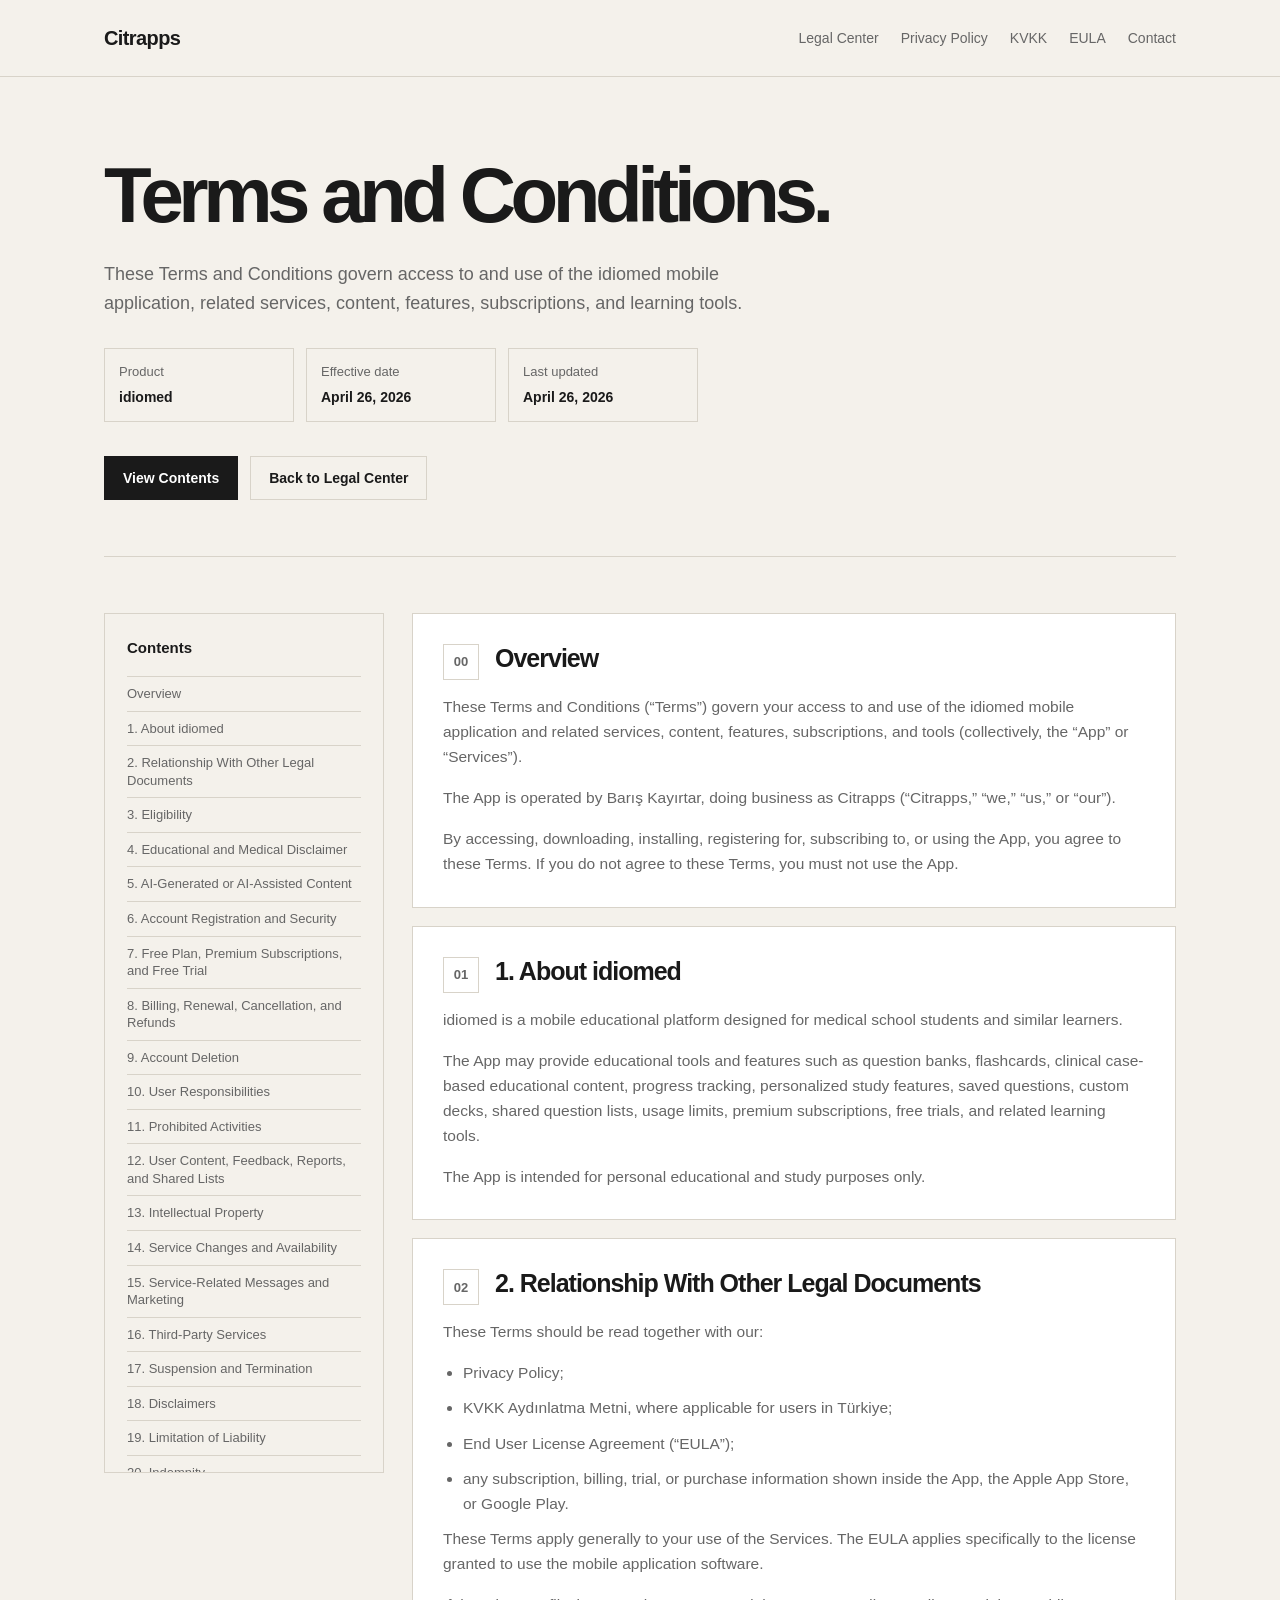
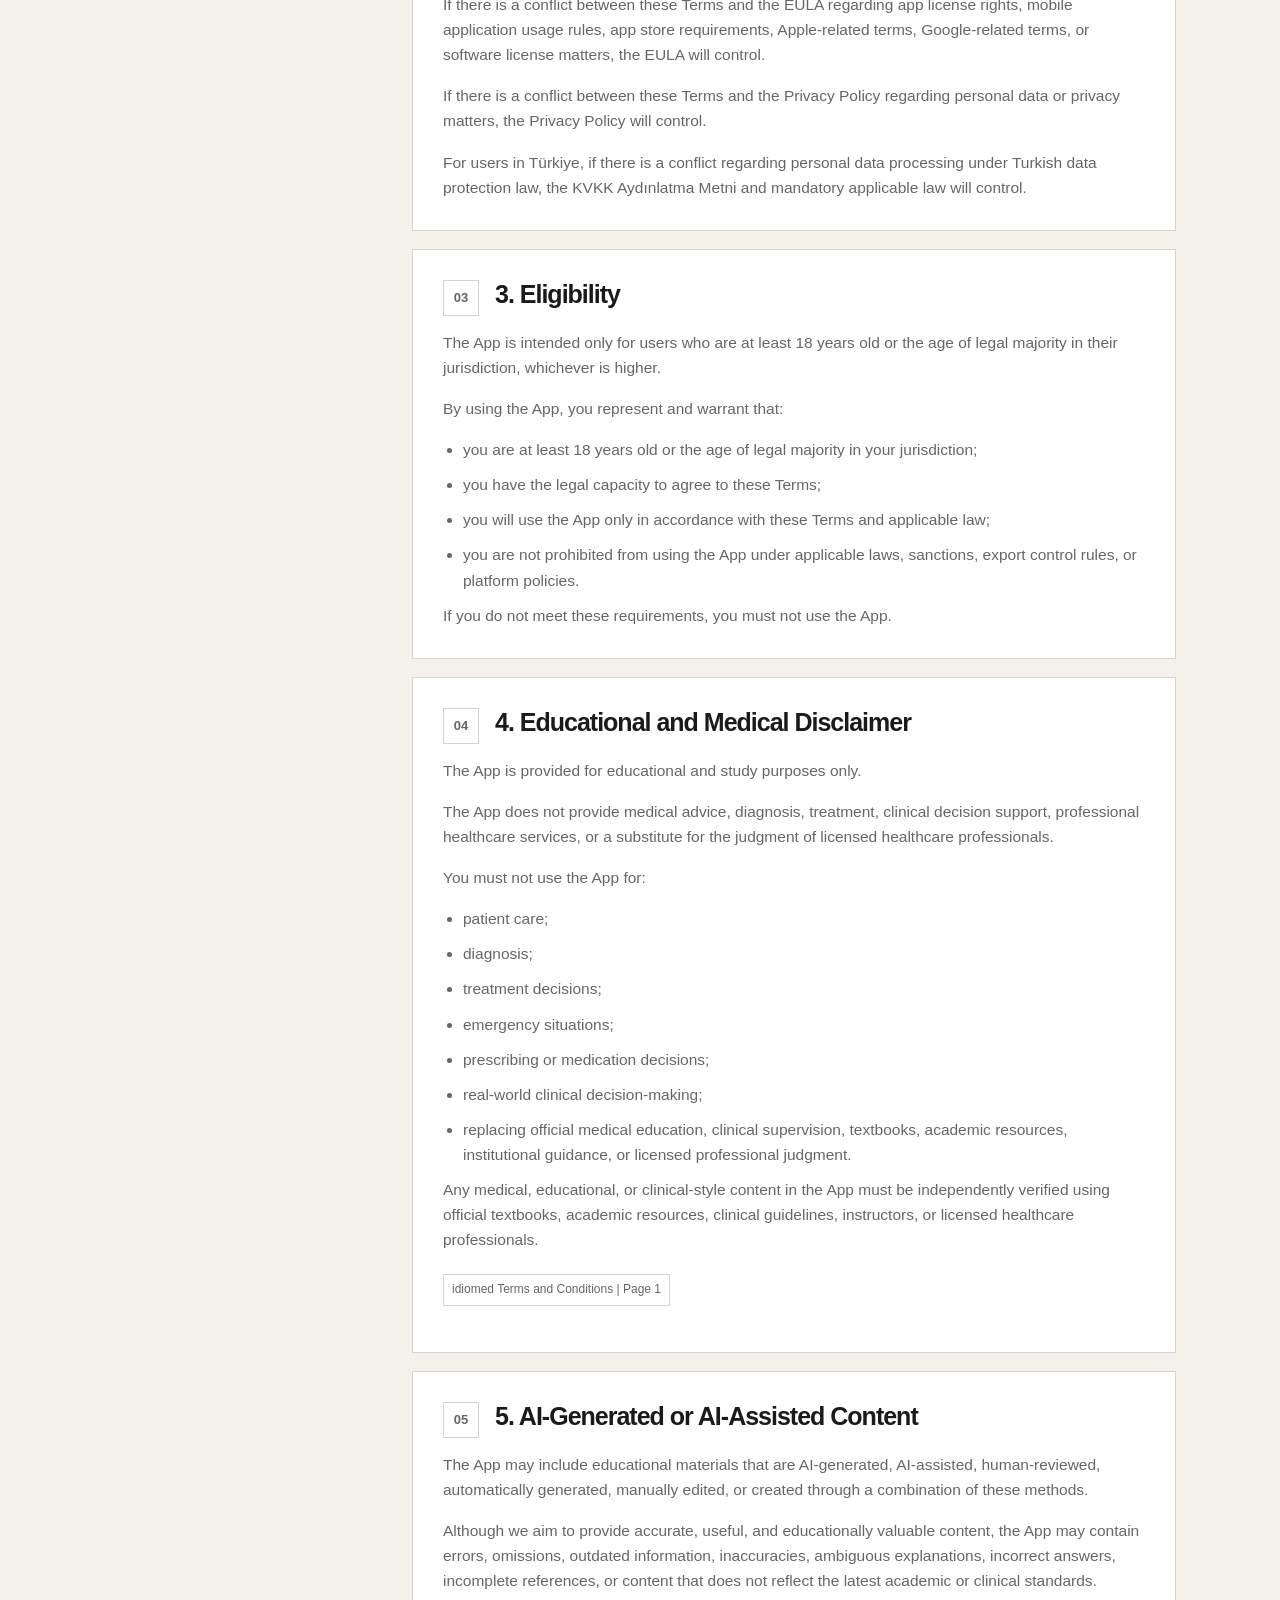
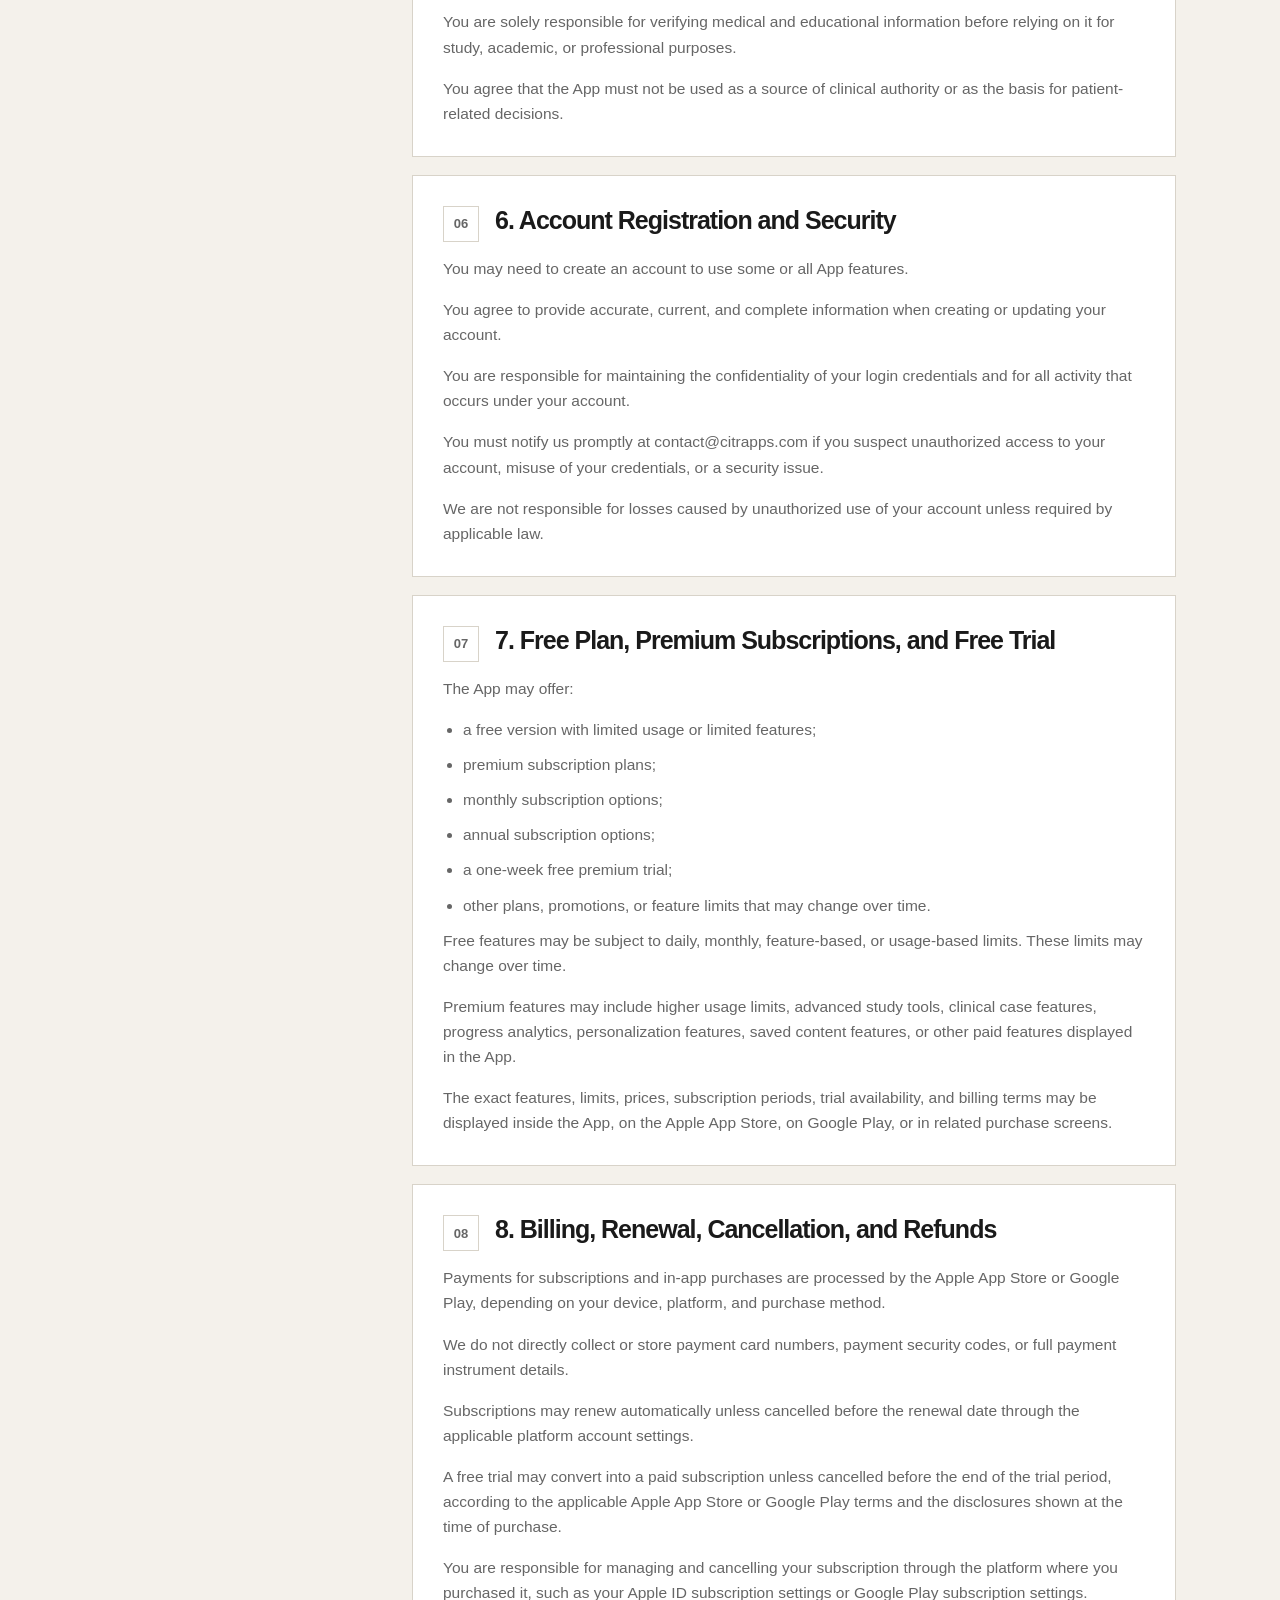
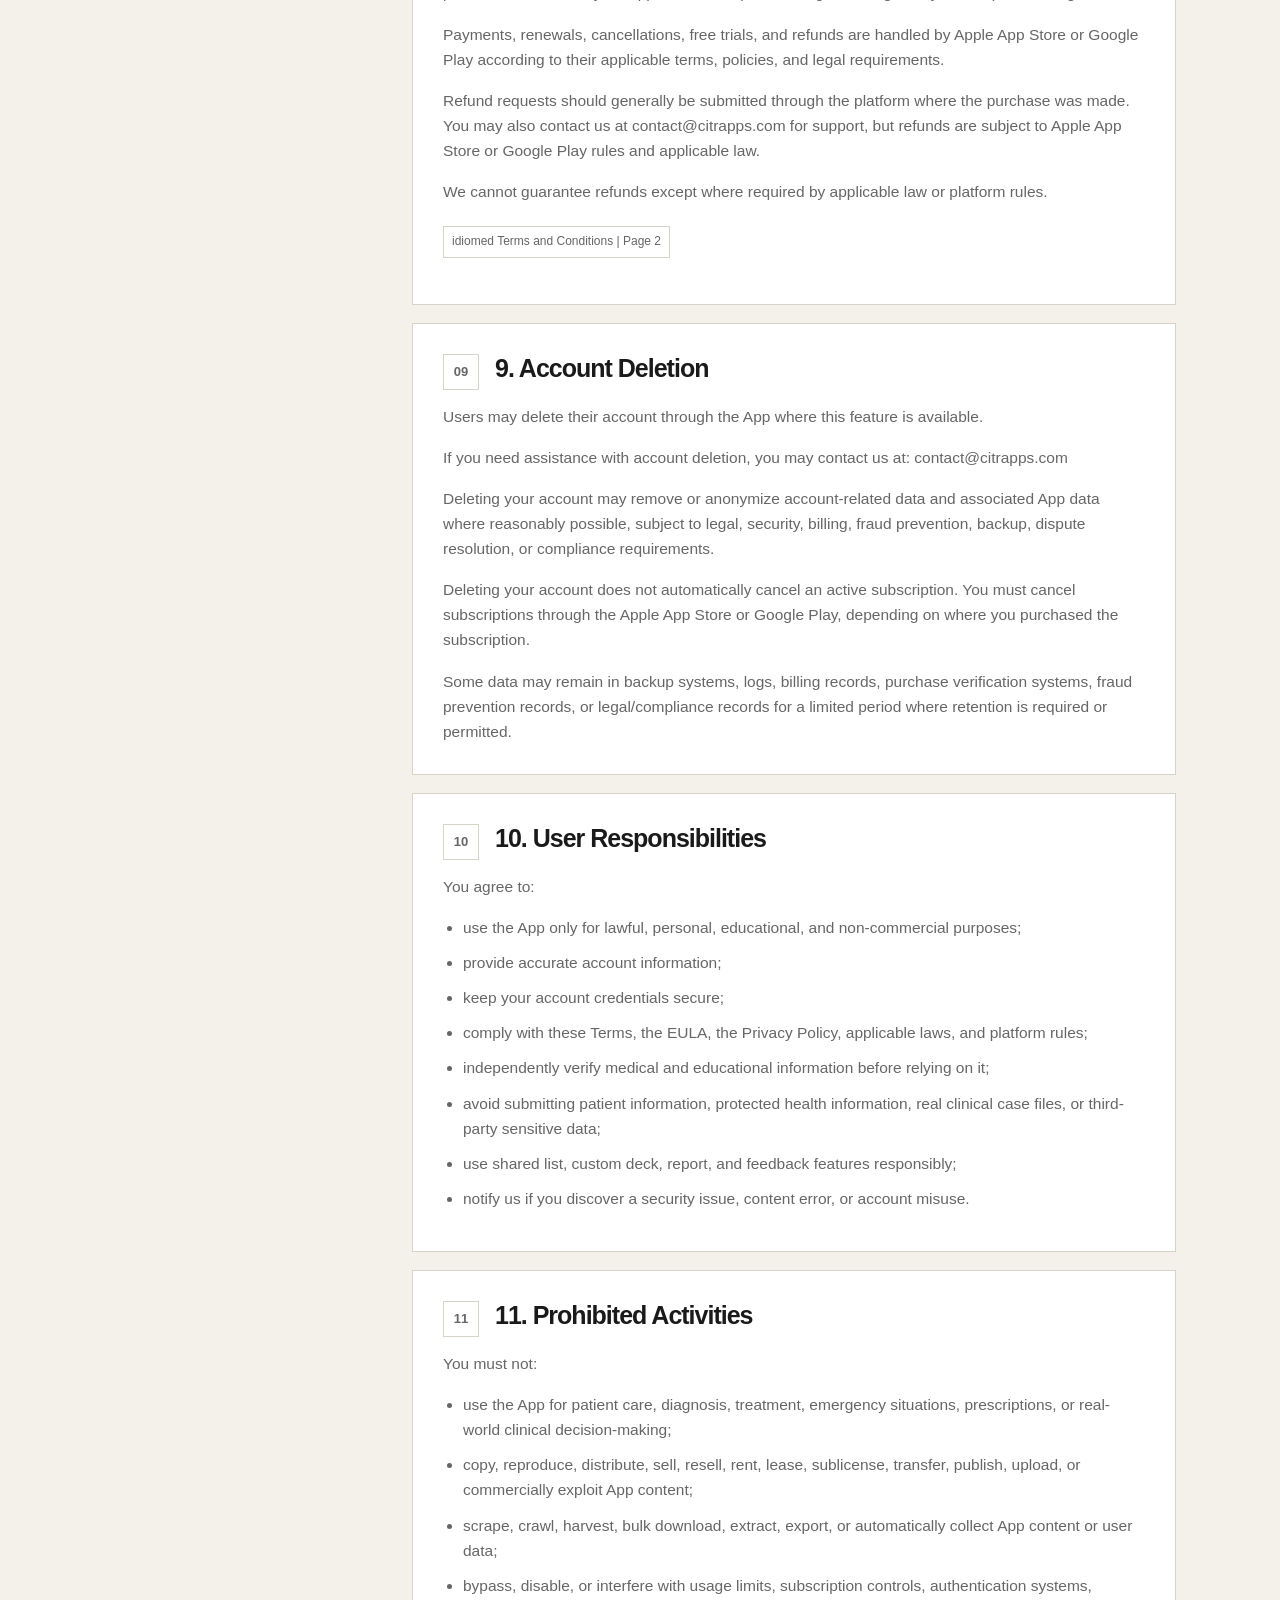
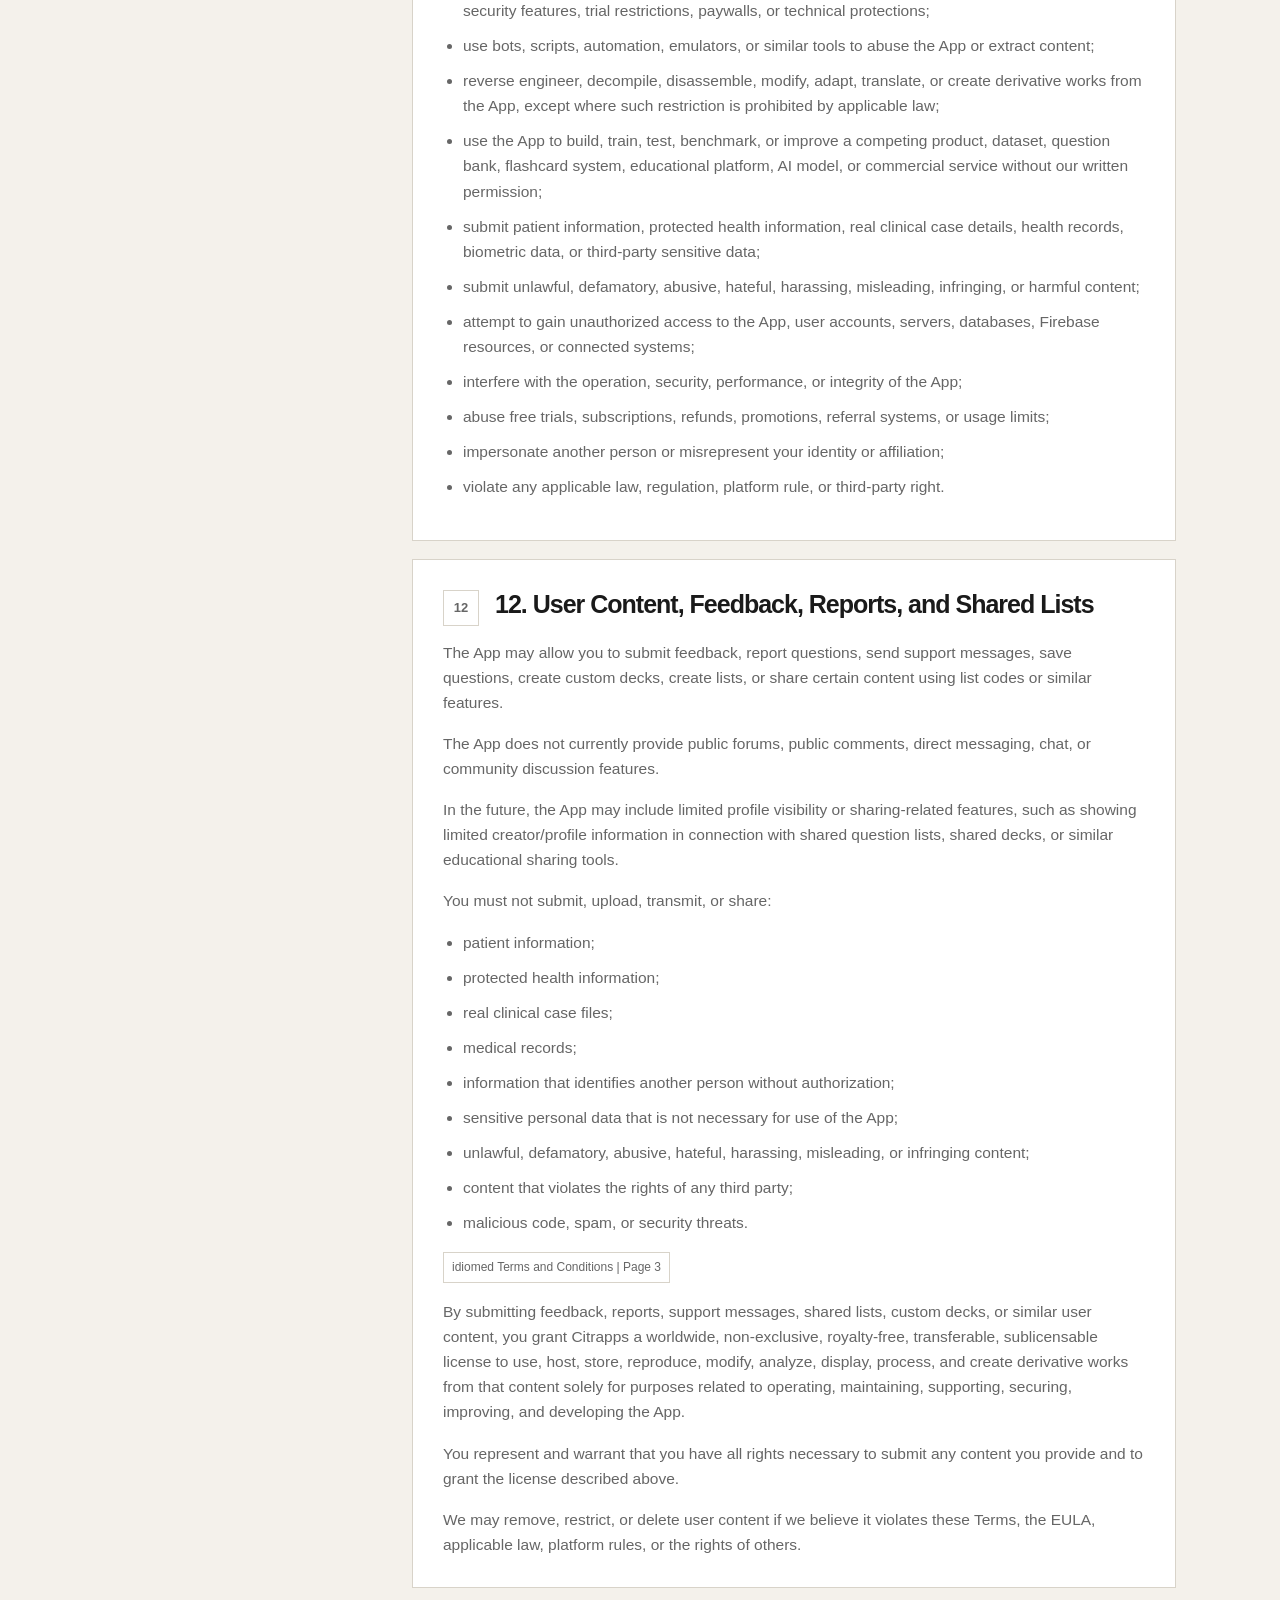
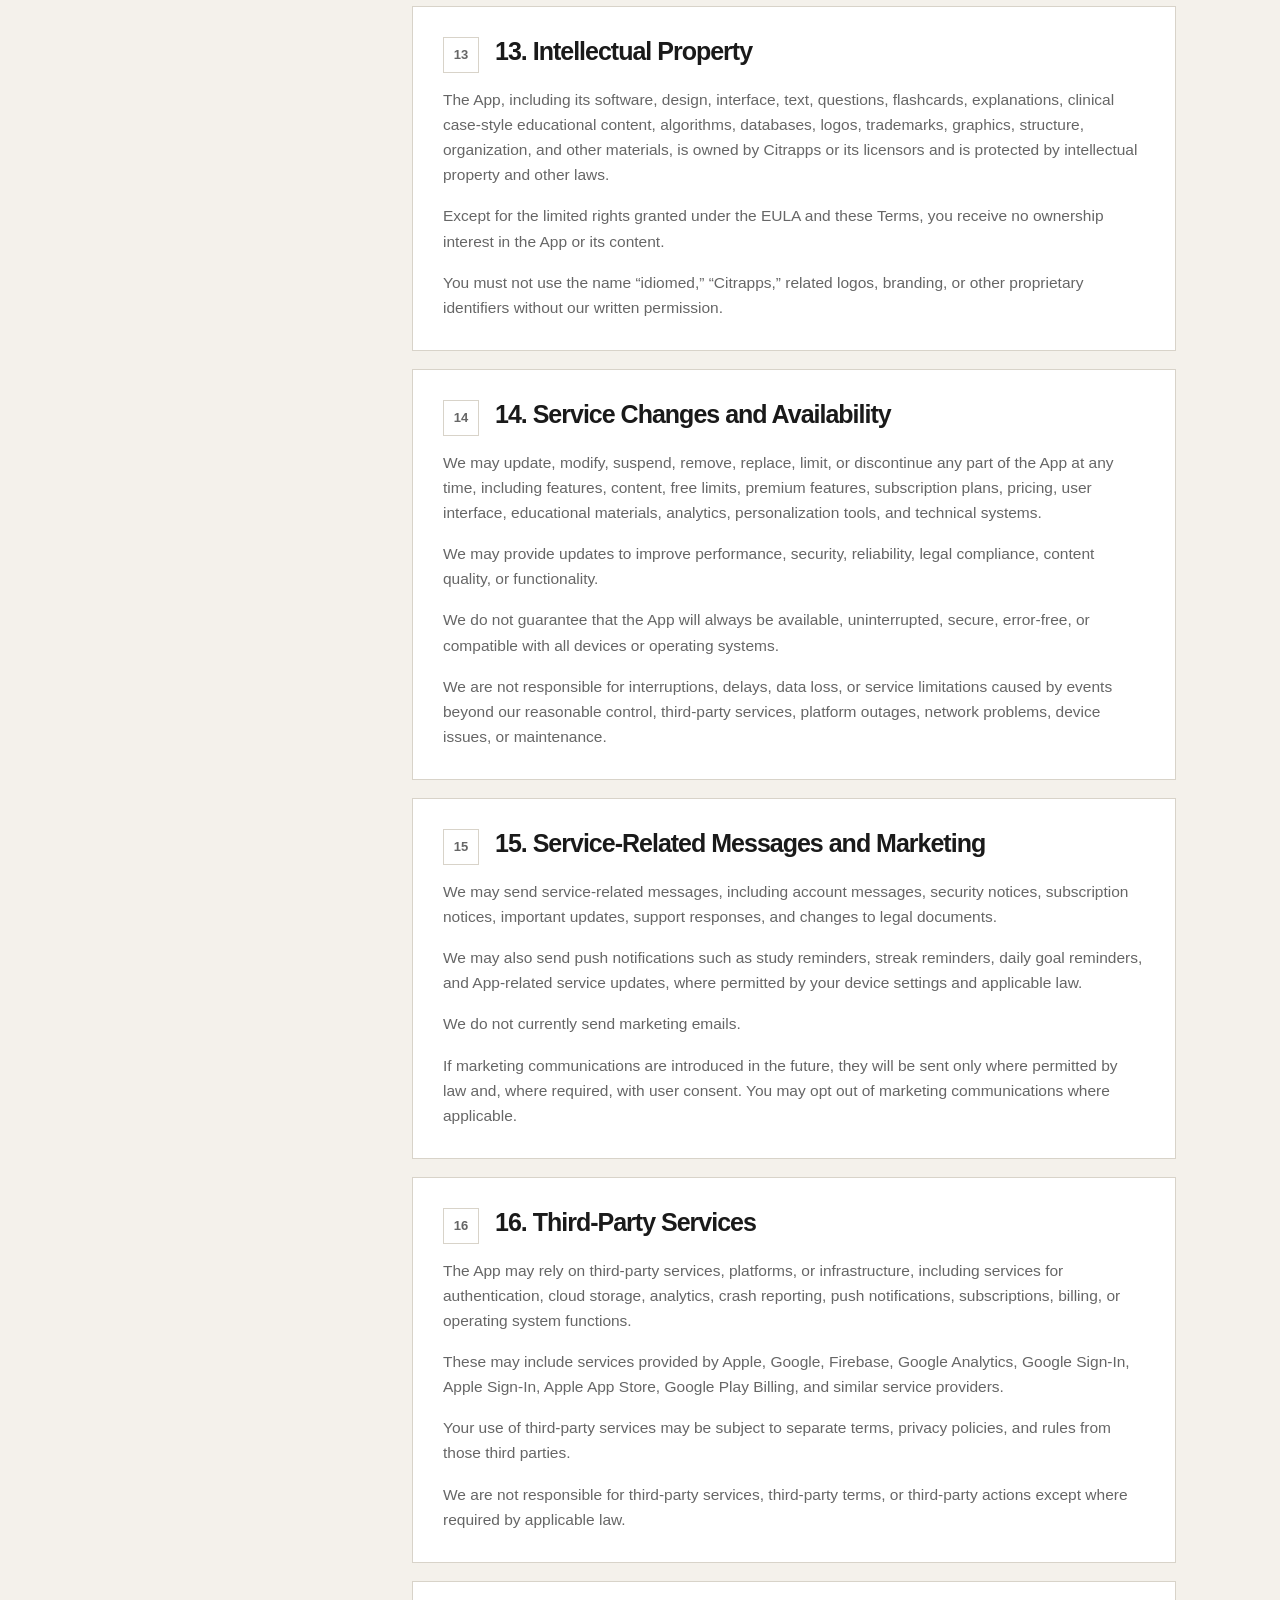
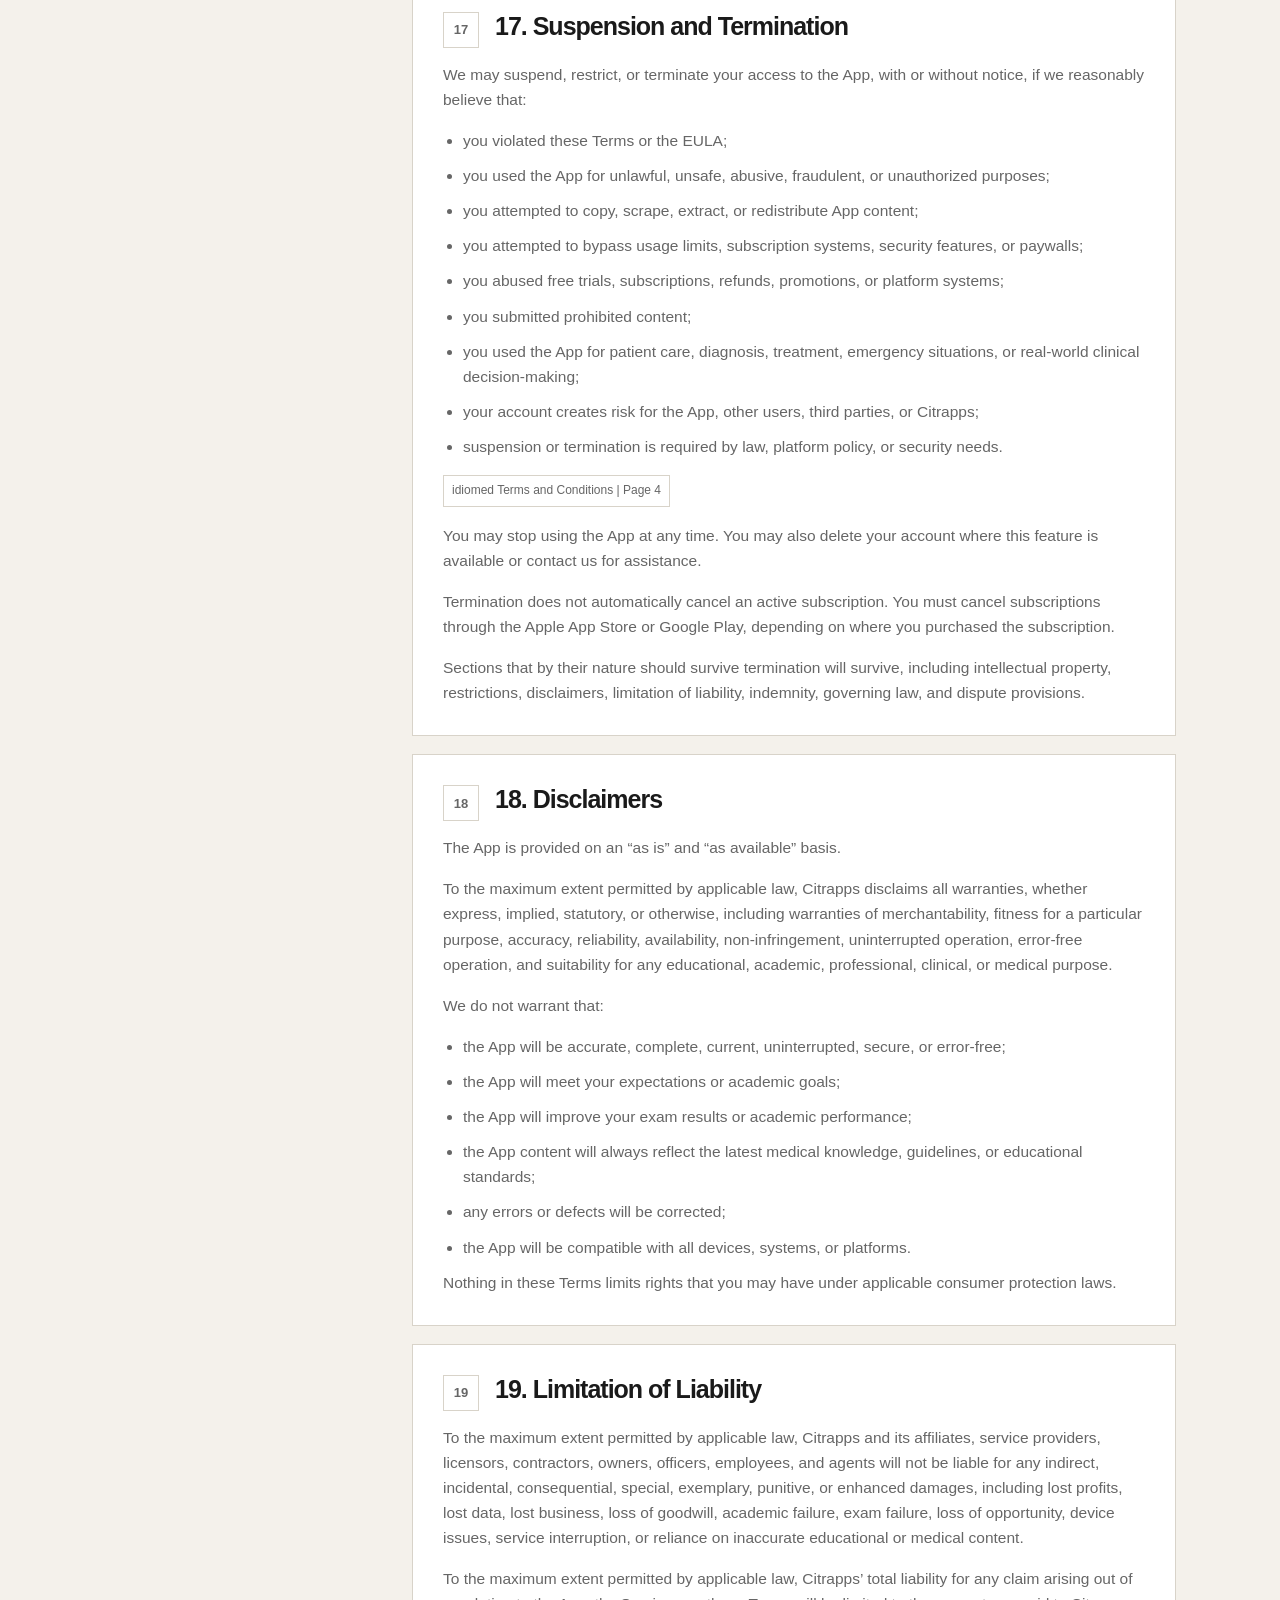
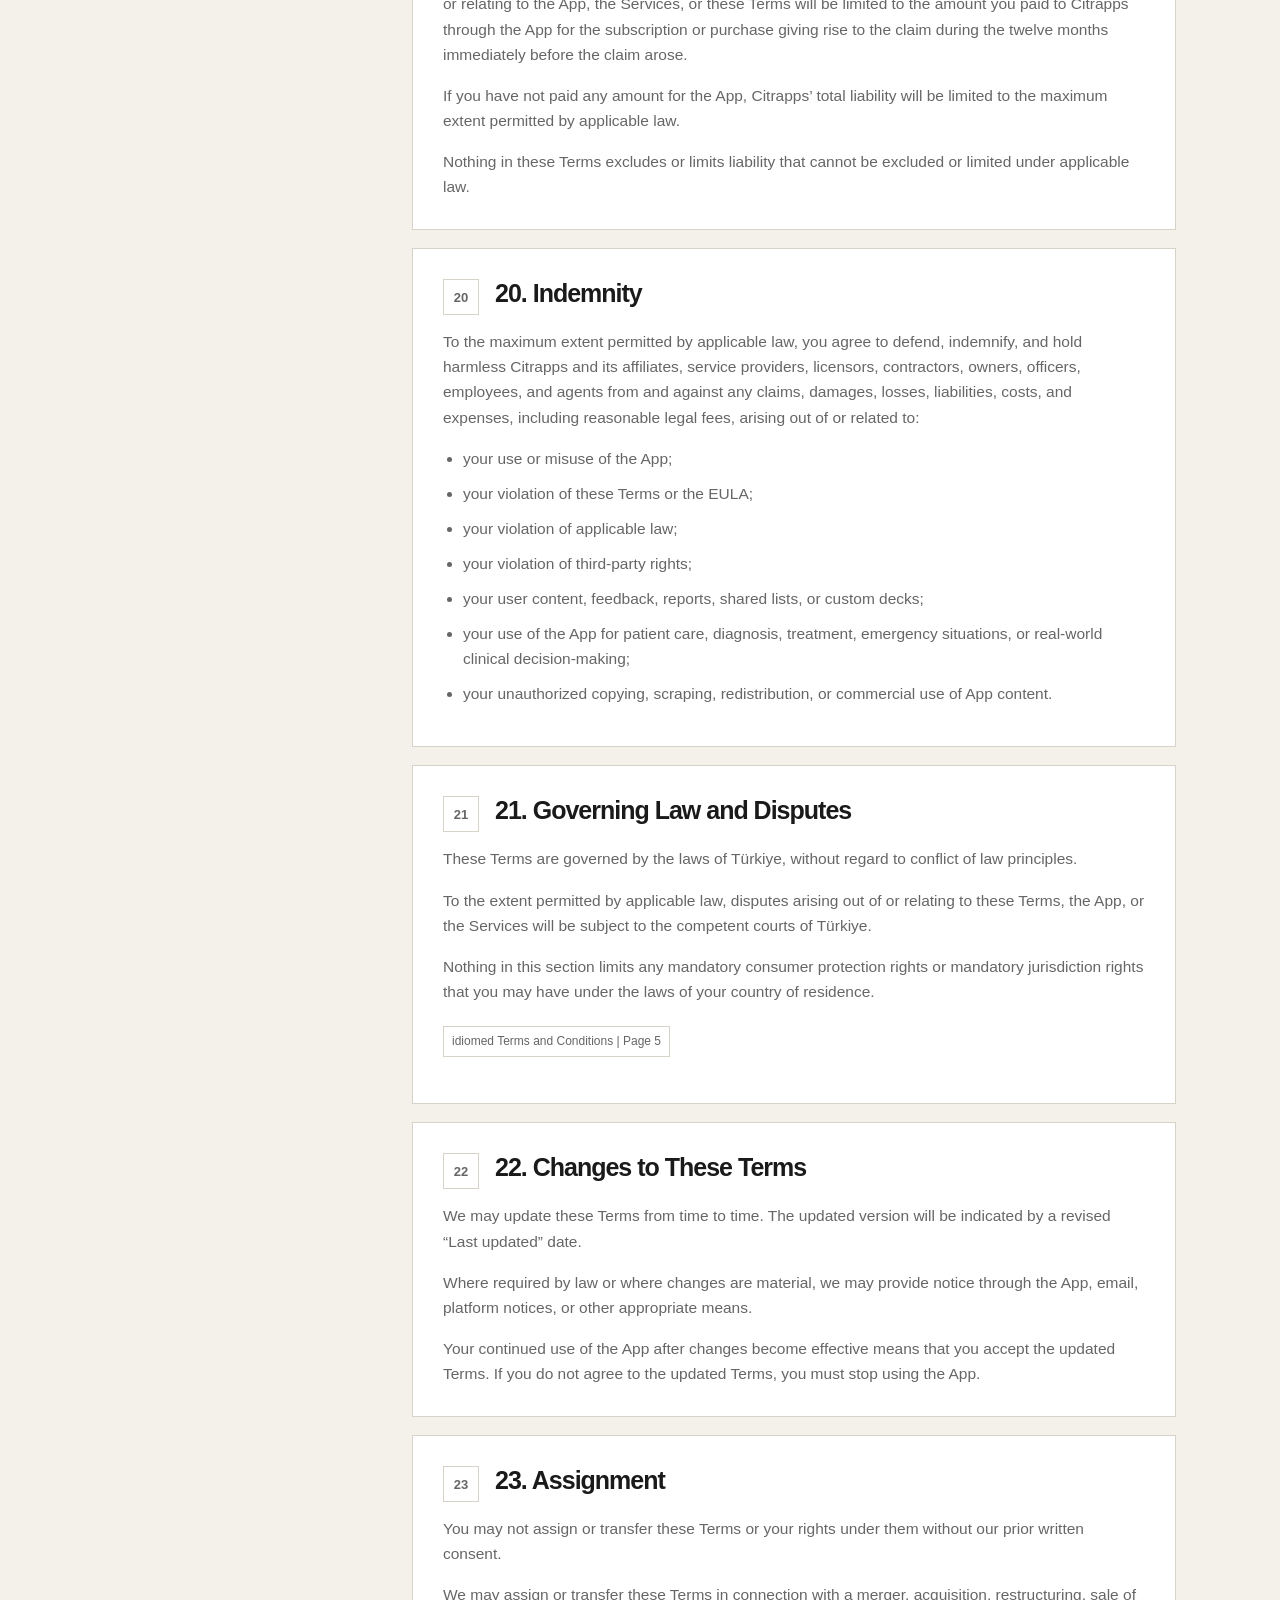
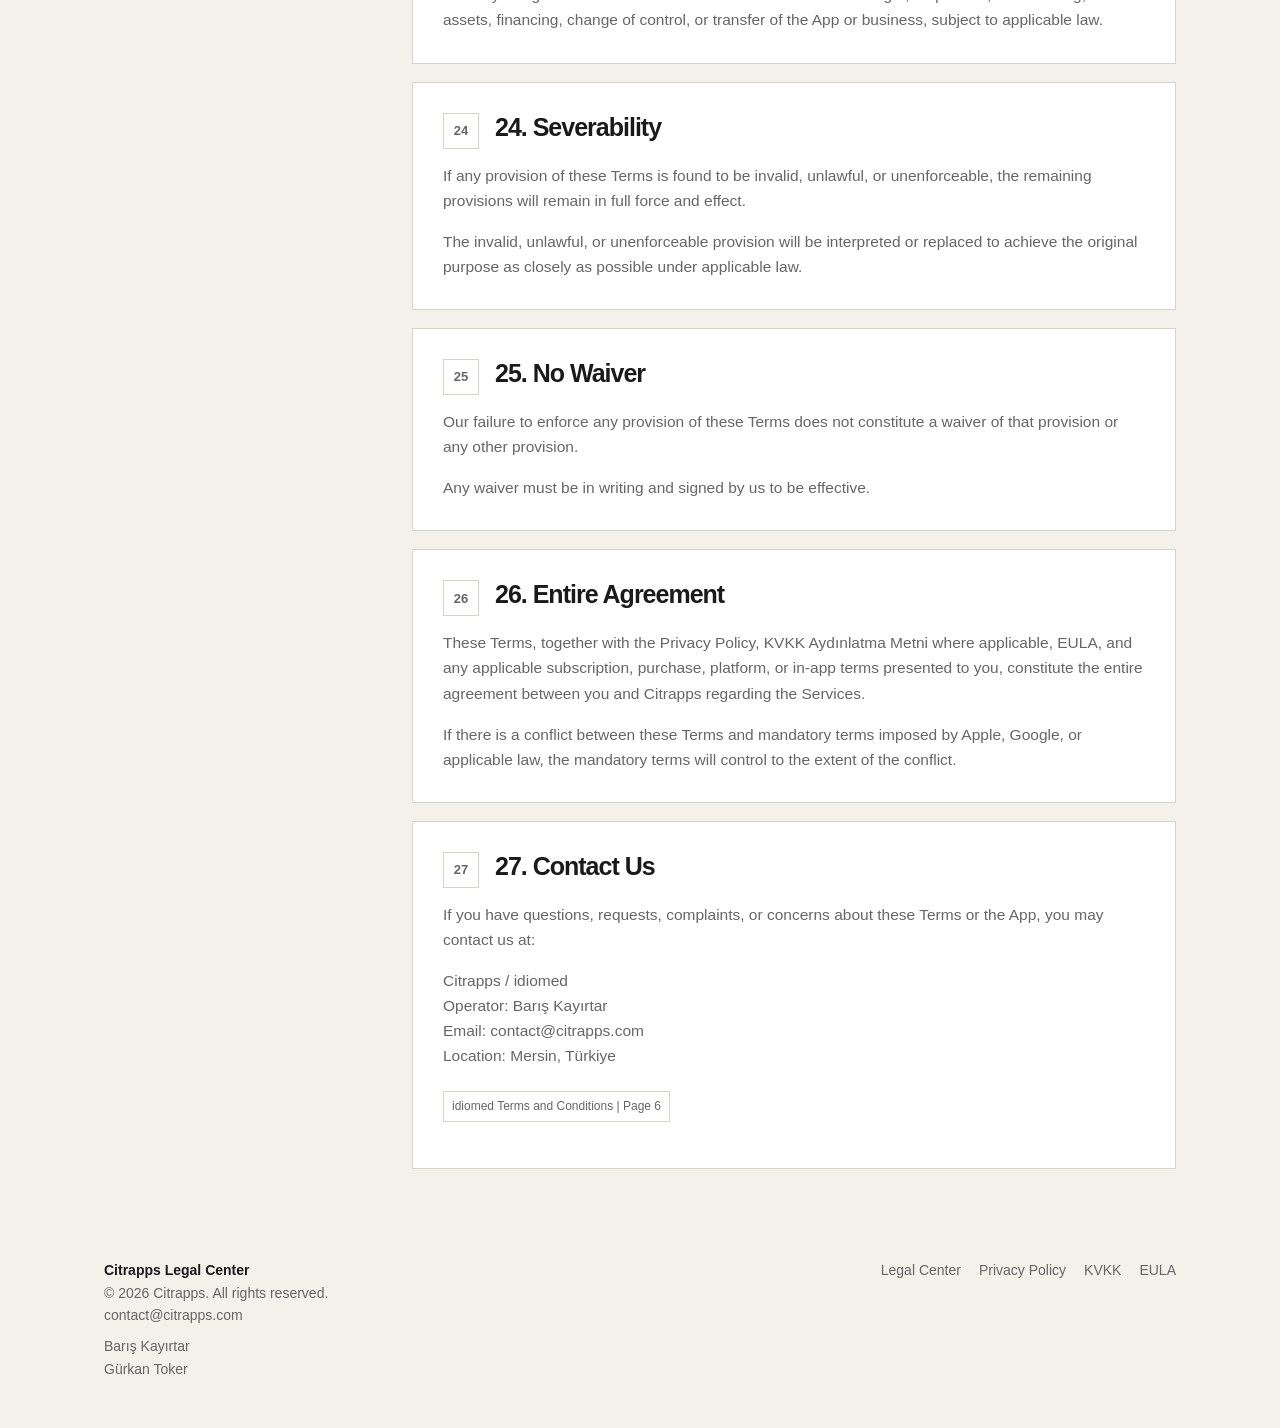
<file: terms.html>
<!DOCTYPE html>
<html lang="tr">
<head>
  <meta charset="UTF-8" />
  <meta name="viewport" content="width=device-width, initial-scale=1.0" />

  <title>Terms and Conditions | idiomed</title>
  <meta name="description" content="Terms and Conditions for the idiomed mobile application by Citrapps." />

  <style>
    :root {
      --bg: #f4f1eb;
      --surface: #ffffff;
      --text: #1a1a1a;
      --muted: #666666;
      --border: #d8d3c9;
      --accent: #223a63;
      --max-width: 1120px;
    }

    * {
      box-sizing: border-box;
    }

    html {
      scroll-behavior: smooth;
    }

    body {
      margin: 0;
      background: var(--bg);
      color: var(--text);
      font-family: -apple-system, BlinkMacSystemFont, "Segoe UI", Arial, sans-serif;
      line-height: 1.62;
    }

    a {
      color: inherit;
      text-decoration: none;
    }

    p {
      margin: 0 0 16px;
      color: var(--muted);
      font-size: 15.5px;
    }

    p:last-child {
      margin-bottom: 0;
    }

    .site-header {
      border-bottom: 1px solid var(--border);
      background: var(--bg);
    }

    .header-inner {
      max-width: var(--max-width);
      margin: 0 auto;
      padding: 22px 24px;
      display: flex;
      justify-content: space-between;
      align-items: center;
      gap: 24px;
    }

    .brand {
      font-size: 20px;
      font-weight: 700;
      letter-spacing: -0.03em;
    }

    .nav {
      display: flex;
      flex-wrap: wrap;
      gap: 22px;
      color: var(--muted);
      font-size: 14px;
    }

    .brand:hover,
    .nav a:hover {
      color: var(--accent);
    }

    .main {
      max-width: var(--max-width);
      margin: 0 auto;
      padding: 72px 24px 40px;
    }

    .hero {
      padding: 8px 0 56px;
      border-bottom: 1px solid var(--border);
    }

    .hero h1 {
      margin: 0;
      max-width: 820px;
      font-size: clamp(44px, 7vw, 78px);
      line-height: 0.98;
      letter-spacing: -0.07em;
      font-weight: 750;
    }

    .hero p {
      margin: 26px 0 0;
      max-width: 700px;
      font-size: 18px;
      color: var(--muted);
    }

    .meta-row {
      display: flex;
      flex-wrap: wrap;
      gap: 12px;
      margin-top: 30px;
    }

    .meta-box {
      border: 1px solid var(--border);
      background: transparent;
      padding: 12px 14px;
      min-width: 190px;
    }

    .meta-label {
      display: block;
      font-size: 13px;
      color: var(--muted);
      margin-bottom: 4px;
    }

    .meta-value {
      display: block;
      color: var(--text);
      font-weight: 650;
      font-size: 14px;
    }

    .hero-actions {
      display: flex;
      flex-wrap: wrap;
      gap: 12px;
      margin-top: 34px;
    }

    .button {
      display: inline-flex;
      align-items: center;
      justify-content: center;
      min-height: 44px;
      padding: 0 18px;
      border: 1px solid var(--text);
      background: var(--text);
      color: #ffffff;
      font-size: 14px;
      font-weight: 600;
    }

    .button.secondary {
      background: transparent;
      color: var(--text);
      border-color: var(--border);
    }

    .button:hover {
      background: var(--accent);
      border-color: var(--accent);
      color: #ffffff;
    }

    .button.secondary:hover {
      background: var(--surface);
      border-color: var(--text);
      color: var(--text);
    }

    .content-layout {
      display: grid;
      grid-template-columns: 280px minmax(0, 1fr);
      gap: 28px;
      padding-top: 56px;
    }

    .toc {
      position: sticky;
      top: 20px;
      align-self: start;
      border: 1px solid var(--border);
      background: transparent;
      padding: 22px;
      max-height: calc(100vh - 40px);
      overflow: auto;
    }

    .toc-title {
      margin: 0 0 16px;
      color: var(--text);
      font-size: 15px;
      font-weight: 700;
    }

    .toc a {
      display: block;
      padding: 8px 0;
      color: var(--muted);
      font-size: 13px;
      line-height: 1.35;
      border-top: 1px solid var(--border);
    }

    .toc a:hover {
      color: var(--accent);
    }

    .document {
      min-width: 0;
    }

    .section {
      border: 1px solid var(--border);
      background: var(--surface);
      padding: 30px;
      margin-bottom: 18px;
    }

    .section-header {
      display: flex;
      align-items: flex-start;
      gap: 16px;
      margin-bottom: 14px;
    }

    .section-number {
      flex: 0 0 auto;
      width: 36px;
      height: 36px;
      border: 1px solid var(--border);
      display: inline-flex;
      align-items: center;
      justify-content: center;
      color: var(--muted);
      font-size: 13px;
      font-weight: 700;
    }

    h2 {
      margin: 0;
      color: var(--text);
      font-size: 25px;
      line-height: 1.15;
      letter-spacing: -0.04em;
    }

    .policy-list {
      margin: 8px 0 0;
      padding-left: 20px;
      color: var(--muted);
      font-size: 15.5px;
    }

    .policy-list li {
      margin-bottom: 10px;
    }

    .page-marker {
      display: inline-block;
      margin: 6px 0 16px;
      padding: 5px 8px;
      border: 1px solid var(--border);
      color: var(--muted);
      font-size: 12px;
      background: transparent;
    }

    .footer {
      max-width: var(--max-width);
      margin: 0 auto;
      padding: 32px 24px 48px;
      display: flex;
      justify-content: space-between;
      gap: 24px;
      color: var(--muted);
      font-size: 14px;
    }

    .footer-left strong {
      color: var(--text);
    }

    .footer-names {
      margin-top: 8px;
      color: var(--muted);
    }

    .footer-links {
      display: flex;
      flex-wrap: wrap;
      gap: 18px;
      justify-content: flex-end;
    }

    .footer a:hover {
      color: var(--text);
    }

    @media (max-width: 900px) {
      .header-inner {
        flex-direction: column;
        align-items: flex-start;
      }

      .content-layout {
        grid-template-columns: 1fr;
      }

      .toc {
        position: static;
        max-height: none;
      }

      .footer {
        flex-direction: column;
      }

      .footer-links {
        justify-content: flex-start;
      }
    }

    @media (max-width: 560px) {
      .main,
      .header-inner,
      .footer {
        padding-left: 18px;
        padding-right: 18px;
      }

      .hero {
        padding-bottom: 48px;
      }

      .hero h1 {
        font-size: 46px;
      }

      .hero p {
        font-size: 16px;
      }

      .hero-actions {
        flex-direction: column;
      }

      .button {
        width: 100%;
      }

      .section {
        padding: 22px;
      }

      .section-header {
        flex-direction: column;
      }
    }
  </style>
</head>

<body>
  <header class="site-header">
    <div class="header-inner">
      <a class="brand" href="https://citrapps.com/">Citrapps</a>

      <nav class="nav" aria-label="Main navigation">
        <a href="https://legal.citrapps.com/">Legal Center</a>
        <a href="privacy.html">Privacy Policy</a>
        <a href="kvkk.html">KVKK</a>
        <a href="eula.html">EULA</a>
        <a href="mailto:contact@citrapps.com">Contact</a>
      </nav>
    </div>
  </header>

  <main class="main">
    <section class="hero">
      <h1>Terms and Conditions.</h1>

      <p>
        These Terms and Conditions govern access to and use of the idiomed
        mobile application, related services, content, features, subscriptions,
        and learning tools.
      </p>

      <div class="meta-row">
        <div class="meta-box">
          <span class="meta-label">Product</span>
          <span class="meta-value">idiomed</span>
        </div>

        <div class="meta-box">
          <span class="meta-label">Effective date</span>
          <span class="meta-value">April 26, 2026</span>
        </div>

        <div class="meta-box">
          <span class="meta-label">Last updated</span>
          <span class="meta-value">April 26, 2026</span>
        </div>
      </div>

      <div class="hero-actions">
        <a class="button" href="#contents">View Contents</a>
        <a class="button secondary" href="https://legal.citrapps.com/">Back to Legal Center</a>
      </div>
    </section>

    <div class="content-layout" id="contents">
      <aside class="toc" aria-label="Table of contents">
        <p class="toc-title">Contents</p>
        <a href="#overview">Overview</a>
        <a href="#1-about-idiomed">1. About idiomed</a>
        <a href="#2-relationship-with-other-legal-documents">2. Relationship With Other Legal Documents</a>
        <a href="#3-eligibility">3. Eligibility</a>
        <a href="#4-educational-and-medical-disclaimer">4. Educational and Medical Disclaimer</a>
        <a href="#5-ai-generated-or-ai-assisted-content">5. AI-Generated or AI-Assisted Content</a>
        <a href="#6-account-registration-and-security">6. Account Registration and Security</a>
        <a href="#7-free-plan-premium-subscriptions-and-free-trial">7. Free Plan, Premium Subscriptions, and Free Trial</a>
        <a href="#8-billing-renewal-cancellation-and-refunds">8. Billing, Renewal, Cancellation, and Refunds</a>
        <a href="#9-account-deletion">9. Account Deletion</a>
        <a href="#10-user-responsibilities">10. User Responsibilities</a>
        <a href="#11-prohibited-activities">11. Prohibited Activities</a>
        <a href="#12-user-content-feedback-reports-and-shared-lists">12. User Content, Feedback, Reports, and Shared Lists</a>
        <a href="#13-intellectual-property">13. Intellectual Property</a>
        <a href="#14-service-changes-and-availability">14. Service Changes and Availability</a>
        <a href="#15-service-related-messages-and-marketing">15. Service-Related Messages and Marketing</a>
        <a href="#16-third-party-services">16. Third-Party Services</a>
        <a href="#17-suspension-and-termination">17. Suspension and Termination</a>
        <a href="#18-disclaimers">18. Disclaimers</a>
        <a href="#19-limitation-of-liability">19. Limitation of Liability</a>
        <a href="#20-indemnity">20. Indemnity</a>
        <a href="#21-governing-law-and-disputes">21. Governing Law and Disputes</a>
        <a href="#22-changes-to-these-terms">22. Changes to These Terms</a>
        <a href="#23-assignment">23. Assignment</a>
        <a href="#24-severability">24. Severability</a>
        <a href="#25-no-waiver">25. No Waiver</a>
        <a href="#26-entire-agreement">26. Entire Agreement</a>
        <a href="#27-contact-us">27. Contact Us</a>
      </aside>

      <article class="document">
        <section class="section" id="overview">
          <div class="section-header">
            <div class="section-number">00</div>
            <h2>Overview</h2>
          </div>
          <p>These Terms and Conditions (“Terms”) govern your access to and use of the idiomed mobile application and related services, content, features, subscriptions, and tools (collectively, the “App” or “Services”).</p>
          <p>The App is operated by Barış Kayırtar, doing business as Citrapps (“Citrapps,” “we,” “us,” or “our”).</p>
          <p>By accessing, downloading, installing, registering for, subscribing to, or using the App, you agree to these Terms. If you do not agree to these Terms, you must not use the App.</p>
        </section>

        <section class="section" id="1-about-idiomed">
          <div class="section-header">
            <div class="section-number">01</div>
            <h2>1. About idiomed</h2>
          </div>
          <p>idiomed is a mobile educational platform designed for medical school students and similar learners.</p>
          <p>The App may provide educational tools and features such as question banks, flashcards, clinical case-based educational content, progress tracking, personalized study features, saved questions, custom decks, shared question lists, usage limits, premium subscriptions, free trials, and related learning tools.</p>
          <p>The App is intended for personal educational and study purposes only.</p>
        </section>

        <section class="section" id="2-relationship-with-other-legal-documents">
          <div class="section-header">
            <div class="section-number">02</div>
            <h2>2. Relationship With Other Legal Documents</h2>
          </div>
          <p>These Terms should be read together with our:</p>
          <ul class="policy-list">
            <li>Privacy Policy;</li>
            <li>KVKK Aydınlatma Metni, where applicable for users in Türkiye;</li>
            <li>End User License Agreement (“EULA”);</li>
            <li>any subscription, billing, trial, or purchase information shown inside the App, the Apple App Store, or Google Play.</li>
          </ul>
          <p>These Terms apply generally to your use of the Services. The EULA applies specifically to the license granted to use the mobile application software.</p>
          <p>If there is a conflict between these Terms and the EULA regarding app license rights, mobile application usage rules, app store requirements, Apple-related terms, Google-related terms, or software license matters, the EULA will control.</p>
          <p>If there is a conflict between these Terms and the Privacy Policy regarding personal data or privacy matters, the Privacy Policy will control.</p>
          <p>For users in Türkiye, if there is a conflict regarding personal data processing under Turkish data protection law, the KVKK Aydınlatma Metni and mandatory applicable law will control.</p>
        </section>

        <section class="section" id="3-eligibility">
          <div class="section-header">
            <div class="section-number">03</div>
            <h2>3. Eligibility</h2>
          </div>
          <p>The App is intended only for users who are at least 18 years old or the age of legal majority in their jurisdiction, whichever is higher.</p>
          <p>By using the App, you represent and warrant that:</p>
          <ul class="policy-list">
            <li>you are at least 18 years old or the age of legal majority in your jurisdiction;</li>
            <li>you have the legal capacity to agree to these Terms;</li>
            <li>you will use the App only in accordance with these Terms and applicable law;</li>
            <li>you are not prohibited from using the App under applicable laws, sanctions, export control rules, or platform policies.</li>
          </ul>
          <p>If you do not meet these requirements, you must not use the App.</p>
        </section>

        <section class="section" id="4-educational-and-medical-disclaimer">
          <div class="section-header">
            <div class="section-number">04</div>
            <h2>4. Educational and Medical Disclaimer</h2>
          </div>
          <p>The App is provided for educational and study purposes only.</p>
          <p>The App does not provide medical advice, diagnosis, treatment, clinical decision support, professional healthcare services, or a substitute for the judgment of licensed healthcare professionals.</p>
          <p>You must not use the App for:</p>
          <ul class="policy-list">
            <li>patient care;</li>
            <li>diagnosis;</li>
            <li>treatment decisions;</li>
            <li>emergency situations;</li>
            <li>prescribing or medication decisions;</li>
            <li>real-world clinical decision-making;</li>
            <li>replacing official medical education, clinical supervision, textbooks, academic resources, institutional guidance, or licensed professional judgment.</li>
          </ul>
          <p>Any medical, educational, or clinical-style content in the App must be independently verified using official textbooks, academic resources, clinical guidelines, instructors, or licensed healthcare professionals.</p>
          <span class="page-marker">idiomed Terms and Conditions | Page 1</span>
        </section>

        <section class="section" id="5-ai-generated-or-ai-assisted-content">
          <div class="section-header">
            <div class="section-number">05</div>
            <h2>5. AI-Generated or AI-Assisted Content</h2>
          </div>
          <p>The App may include educational materials that are AI-generated, AI-assisted, human-reviewed, automatically generated, manually edited, or created through a combination of these methods.</p>
          <p>Although we aim to provide accurate, useful, and educationally valuable content, the App may contain errors, omissions, outdated information, inaccuracies, ambiguous explanations, incorrect answers, incomplete references, or content that does not reflect the latest academic or clinical standards.</p>
          <p>You are solely responsible for verifying medical and educational information before relying on it for study, academic, or professional purposes.</p>
          <p>You agree that the App must not be used as a source of clinical authority or as the basis for patient-related decisions.</p>
        </section>

        <section class="section" id="6-account-registration-and-security">
          <div class="section-header">
            <div class="section-number">06</div>
            <h2>6. Account Registration and Security</h2>
          </div>
          <p>You may need to create an account to use some or all App features.</p>
          <p>You agree to provide accurate, current, and complete information when creating or updating your account.</p>
          <p>You are responsible for maintaining the confidentiality of your login credentials and for all activity that occurs under your account.</p>
          <p>You must notify us promptly at contact@citrapps.com if you suspect unauthorized access to your account, misuse of your credentials, or a security issue.</p>
          <p>We are not responsible for losses caused by unauthorized use of your account unless required by applicable law.</p>
        </section>

        <section class="section" id="7-free-plan-premium-subscriptions-and-free-trial">
          <div class="section-header">
            <div class="section-number">07</div>
            <h2>7. Free Plan, Premium Subscriptions, and Free Trial</h2>
          </div>
          <p>The App may offer:</p>
          <ul class="policy-list">
            <li>a free version with limited usage or limited features;</li>
            <li>premium subscription plans;</li>
            <li>monthly subscription options;</li>
            <li>annual subscription options;</li>
            <li>a one-week free premium trial;</li>
            <li>other plans, promotions, or feature limits that may change over time.</li>
          </ul>
          <p>Free features may be subject to daily, monthly, feature-based, or usage-based limits. These limits may change over time.</p>
          <p>Premium features may include higher usage limits, advanced study tools, clinical case features, progress analytics, personalization features, saved content features, or other paid features displayed in the App.</p>
          <p>The exact features, limits, prices, subscription periods, trial availability, and billing terms may be displayed inside the App, on the Apple App Store, on Google Play, or in related purchase screens.</p>
        </section>

        <section class="section" id="8-billing-renewal-cancellation-and-refunds">
          <div class="section-header">
            <div class="section-number">08</div>
            <h2>8. Billing, Renewal, Cancellation, and Refunds</h2>
          </div>
          <p>Payments for subscriptions and in-app purchases are processed by the Apple App Store or Google Play, depending on your device, platform, and purchase method.</p>
          <p>We do not directly collect or store payment card numbers, payment security codes, or full payment instrument details.</p>
          <p>Subscriptions may renew automatically unless cancelled before the renewal date through the applicable platform account settings.</p>
          <p>A free trial may convert into a paid subscription unless cancelled before the end of the trial period, according to the applicable Apple App Store or Google Play terms and the disclosures shown at the time of purchase.</p>
          <p>You are responsible for managing and cancelling your subscription through the platform where you purchased it, such as your Apple ID subscription settings or Google Play subscription settings.</p>
          <p>Payments, renewals, cancellations, free trials, and refunds are handled by Apple App Store or Google Play according to their applicable terms, policies, and legal requirements.</p>
          <p>Refund requests should generally be submitted through the platform where the purchase was made. You may also contact us at contact@citrapps.com for support, but refunds are subject to Apple App Store or Google Play rules and applicable law.</p>
          <p>We cannot guarantee refunds except where required by applicable law or platform rules.</p>
          <span class="page-marker">idiomed Terms and Conditions | Page 2</span>
        </section>

        <section class="section" id="9-account-deletion">
          <div class="section-header">
            <div class="section-number">09</div>
            <h2>9. Account Deletion</h2>
          </div>
          <p>Users may delete their account through the App where this feature is available.</p>
          <p>If you need assistance with account deletion, you may contact us at: contact@citrapps.com</p>
          <p>Deleting your account may remove or anonymize account-related data and associated App data where reasonably possible, subject to legal, security, billing, fraud prevention, backup, dispute resolution, or compliance requirements.</p>
          <p>Deleting your account does not automatically cancel an active subscription. You must cancel subscriptions through the Apple App Store or Google Play, depending on where you purchased the subscription.</p>
          <p>Some data may remain in backup systems, logs, billing records, purchase verification systems, fraud prevention records, or legal/compliance records for a limited period where retention is required or permitted.</p>
        </section>

        <section class="section" id="10-user-responsibilities">
          <div class="section-header">
            <div class="section-number">10</div>
            <h2>10. User Responsibilities</h2>
          </div>
          <p>You agree to:</p>
          <ul class="policy-list">
            <li>use the App only for lawful, personal, educational, and non-commercial purposes;</li>
            <li>provide accurate account information;</li>
            <li>keep your account credentials secure;</li>
            <li>comply with these Terms, the EULA, the Privacy Policy, applicable laws, and platform rules;</li>
            <li>independently verify medical and educational information before relying on it;</li>
            <li>avoid submitting patient information, protected health information, real clinical case files, or third-party sensitive data;</li>
            <li>use shared list, custom deck, report, and feedback features responsibly;</li>
            <li>notify us if you discover a security issue, content error, or account misuse.</li>
          </ul>
        </section>

        <section class="section" id="11-prohibited-activities">
          <div class="section-header">
            <div class="section-number">11</div>
            <h2>11. Prohibited Activities</h2>
          </div>
          <p>You must not:</p>
          <ul class="policy-list">
            <li>use the App for patient care, diagnosis, treatment, emergency situations, prescriptions, or real-world clinical decision-making;</li>
            <li>copy, reproduce, distribute, sell, resell, rent, lease, sublicense, transfer, publish, upload, or commercially exploit App content;</li>
            <li>scrape, crawl, harvest, bulk download, extract, export, or automatically collect App content or user data;</li>
            <li>bypass, disable, or interfere with usage limits, subscription controls, authentication systems, security features, trial restrictions, paywalls, or technical protections;</li>
            <li>use bots, scripts, automation, emulators, or similar tools to abuse the App or extract content;</li>
            <li>reverse engineer, decompile, disassemble, modify, adapt, translate, or create derivative works from the App, except where such restriction is prohibited by applicable law;</li>
            <li>use the App to build, train, test, benchmark, or improve a competing product, dataset, question bank, flashcard system, educational platform, AI model, or commercial service without our written permission;</li>
            <li>submit patient information, protected health information, real clinical case details, health records, biometric data, or third-party sensitive data;</li>
            <li>submit unlawful, defamatory, abusive, hateful, harassing, misleading, infringing, or harmful content;</li>
            <li>attempt to gain unauthorized access to the App, user accounts, servers, databases, Firebase resources, or connected systems;</li>
            <li>interfere with the operation, security, performance, or integrity of the App;</li>
            <li>abuse free trials, subscriptions, refunds, promotions, referral systems, or usage limits;</li>
            <li>impersonate another person or misrepresent your identity or affiliation;</li>
            <li>violate any applicable law, regulation, platform rule, or third-party right.</li>
          </ul>
        </section>

        <section class="section" id="12-user-content-feedback-reports-and-shared-lists">
          <div class="section-header">
            <div class="section-number">12</div>
            <h2>12. User Content, Feedback, Reports, and Shared Lists</h2>
          </div>
          <p>The App may allow you to submit feedback, report questions, send support messages, save questions, create custom decks, create lists, or share certain content using list codes or similar features.</p>
          <p>The App does not currently provide public forums, public comments, direct messaging, chat, or community discussion features.</p>
          <p>In the future, the App may include limited profile visibility or sharing-related features, such as showing limited creator/profile information in connection with shared question lists, shared decks, or similar educational sharing tools.</p>
          <p>You must not submit, upload, transmit, or share:</p>
          <ul class="policy-list">
            <li>patient information;</li>
            <li>protected health information;</li>
            <li>real clinical case files;</li>
            <li>medical records;</li>
            <li>information that identifies another person without authorization;</li>
            <li>sensitive personal data that is not necessary for use of the App;</li>
            <li>unlawful, defamatory, abusive, hateful, harassing, misleading, or infringing content;</li>
            <li>content that violates the rights of any third party;</li>
            <li>malicious code, spam, or security threats.</li>
          </ul>
          <span class="page-marker">idiomed Terms and Conditions | Page 3</span>
          <p>By submitting feedback, reports, support messages, shared lists, custom decks, or similar user content, you grant Citrapps a worldwide, non-exclusive, royalty-free, transferable, sublicensable license to use, host, store, reproduce, modify, analyze, display, process, and create derivative works from that content solely for purposes related to operating, maintaining, supporting, securing, improving, and developing the App.</p>
          <p>You represent and warrant that you have all rights necessary to submit any content you provide and to grant the license described above.</p>
          <p>We may remove, restrict, or delete user content if we believe it violates these Terms, the EULA, applicable law, platform rules, or the rights of others.</p>
        </section>

        <section class="section" id="13-intellectual-property">
          <div class="section-header">
            <div class="section-number">13</div>
            <h2>13. Intellectual Property</h2>
          </div>
          <p>The App, including its software, design, interface, text, questions, flashcards, explanations, clinical case-style educational content, algorithms, databases, logos, trademarks, graphics, structure, organization, and other materials, is owned by Citrapps or its licensors and is protected by intellectual property and other laws.</p>
          <p>Except for the limited rights granted under the EULA and these Terms, you receive no ownership interest in the App or its content.</p>
          <p>You must not use the name “idiomed,” “Citrapps,” related logos, branding, or other proprietary identifiers without our written permission.</p>
        </section>

        <section class="section" id="14-service-changes-and-availability">
          <div class="section-header">
            <div class="section-number">14</div>
            <h2>14. Service Changes and Availability</h2>
          </div>
          <p>We may update, modify, suspend, remove, replace, limit, or discontinue any part of the App at any time, including features, content, free limits, premium features, subscription plans, pricing, user interface, educational materials, analytics, personalization tools, and technical systems.</p>
          <p>We may provide updates to improve performance, security, reliability, legal compliance, content quality, or functionality.</p>
          <p>We do not guarantee that the App will always be available, uninterrupted, secure, error-free, or compatible with all devices or operating systems.</p>
          <p>We are not responsible for interruptions, delays, data loss, or service limitations caused by events beyond our reasonable control, third-party services, platform outages, network problems, device issues, or maintenance.</p>
        </section>

        <section class="section" id="15-service-related-messages-and-marketing">
          <div class="section-header">
            <div class="section-number">15</div>
            <h2>15. Service-Related Messages and Marketing</h2>
          </div>
          <p>We may send service-related messages, including account messages, security notices, subscription notices, important updates, support responses, and changes to legal documents.</p>
          <p>We may also send push notifications such as study reminders, streak reminders, daily goal reminders, and App-related service updates, where permitted by your device settings and applicable law.</p>
          <p>We do not currently send marketing emails.</p>
          <p>If marketing communications are introduced in the future, they will be sent only where permitted by law and, where required, with user consent. You may opt out of marketing communications where applicable.</p>
        </section>

        <section class="section" id="16-third-party-services">
          <div class="section-header">
            <div class="section-number">16</div>
            <h2>16. Third-Party Services</h2>
          </div>
          <p>The App may rely on third-party services, platforms, or infrastructure, including services for authentication, cloud storage, analytics, crash reporting, push notifications, subscriptions, billing, or operating system functions.</p>
          <p>These may include services provided by Apple, Google, Firebase, Google Analytics, Google Sign-In, Apple Sign-In, Apple App Store, Google Play Billing, and similar service providers.</p>
          <p>Your use of third-party services may be subject to separate terms, privacy policies, and rules from those third parties.</p>
          <p>We are not responsible for third-party services, third-party terms, or third-party actions except where required by applicable law.</p>
        </section>

        <section class="section" id="17-suspension-and-termination">
          <div class="section-header">
            <div class="section-number">17</div>
            <h2>17. Suspension and Termination</h2>
          </div>
          <p>We may suspend, restrict, or terminate your access to the App, with or without notice, if we reasonably believe that:</p>
          <ul class="policy-list">
            <li>you violated these Terms or the EULA;</li>
            <li>you used the App for unlawful, unsafe, abusive, fraudulent, or unauthorized purposes;</li>
            <li>you attempted to copy, scrape, extract, or redistribute App content;</li>
            <li>you attempted to bypass usage limits, subscription systems, security features, or paywalls;</li>
            <li>you abused free trials, subscriptions, refunds, promotions, or platform systems;</li>
            <li>you submitted prohibited content;</li>
            <li>you used the App for patient care, diagnosis, treatment, emergency situations, or real-world clinical decision-making;</li>
            <li>your account creates risk for the App, other users, third parties, or Citrapps;</li>
            <li>suspension or termination is required by law, platform policy, or security needs.</li>
          </ul>
          <span class="page-marker">idiomed Terms and Conditions | Page 4</span>
          <p>You may stop using the App at any time. You may also delete your account where this feature is available or contact us for assistance.</p>
          <p>Termination does not automatically cancel an active subscription. You must cancel subscriptions through the Apple App Store or Google Play, depending on where you purchased the subscription.</p>
          <p>Sections that by their nature should survive termination will survive, including intellectual property, restrictions, disclaimers, limitation of liability, indemnity, governing law, and dispute provisions.</p>
        </section>

        <section class="section" id="18-disclaimers">
          <div class="section-header">
            <div class="section-number">18</div>
            <h2>18. Disclaimers</h2>
          </div>
          <p>The App is provided on an “as is” and “as available” basis.</p>
          <p>To the maximum extent permitted by applicable law, Citrapps disclaims all warranties, whether express, implied, statutory, or otherwise, including warranties of merchantability, fitness for a particular purpose, accuracy, reliability, availability, non-infringement, uninterrupted operation, error-free operation, and suitability for any educational, academic, professional, clinical, or medical purpose.</p>
          <p>We do not warrant that:</p>
          <ul class="policy-list">
            <li>the App will be accurate, complete, current, uninterrupted, secure, or error-free;</li>
            <li>the App will meet your expectations or academic goals;</li>
            <li>the App will improve your exam results or academic performance;</li>
            <li>the App content will always reflect the latest medical knowledge, guidelines, or educational standards;</li>
            <li>any errors or defects will be corrected;</li>
            <li>the App will be compatible with all devices, systems, or platforms.</li>
          </ul>
          <p>Nothing in these Terms limits rights that you may have under applicable consumer protection laws.</p>
        </section>

        <section class="section" id="19-limitation-of-liability">
          <div class="section-header">
            <div class="section-number">19</div>
            <h2>19. Limitation of Liability</h2>
          </div>
          <p>To the maximum extent permitted by applicable law, Citrapps and its affiliates, service providers, licensors, contractors, owners, officers, employees, and agents will not be liable for any indirect, incidental, consequential, special, exemplary, punitive, or enhanced damages, including lost profits, lost data, lost business, loss of goodwill, academic failure, exam failure, loss of opportunity, device issues, service interruption, or reliance on inaccurate educational or medical content.</p>
          <p>To the maximum extent permitted by applicable law, Citrapps’ total liability for any claim arising out of or relating to the App, the Services, or these Terms will be limited to the amount you paid to Citrapps through the App for the subscription or purchase giving rise to the claim during the twelve months immediately before the claim arose.</p>
          <p>If you have not paid any amount for the App, Citrapps’ total liability will be limited to the maximum extent permitted by applicable law.</p>
          <p>Nothing in these Terms excludes or limits liability that cannot be excluded or limited under applicable law.</p>
        </section>

        <section class="section" id="20-indemnity">
          <div class="section-header">
            <div class="section-number">20</div>
            <h2>20. Indemnity</h2>
          </div>
          <p>To the maximum extent permitted by applicable law, you agree to defend, indemnify, and hold harmless Citrapps and its affiliates, service providers, licensors, contractors, owners, officers, employees, and agents from and against any claims, damages, losses, liabilities, costs, and expenses, including reasonable legal fees, arising out of or related to:</p>
          <ul class="policy-list">
            <li>your use or misuse of the App;</li>
            <li>your violation of these Terms or the EULA;</li>
            <li>your violation of applicable law;</li>
            <li>your violation of third-party rights;</li>
            <li>your user content, feedback, reports, shared lists, or custom decks;</li>
            <li>your use of the App for patient care, diagnosis, treatment, emergency situations, or real-world clinical decision-making;</li>
            <li>your unauthorized copying, scraping, redistribution, or commercial use of App content.</li>
          </ul>
        </section>

        <section class="section" id="21-governing-law-and-disputes">
          <div class="section-header">
            <div class="section-number">21</div>
            <h2>21. Governing Law and Disputes</h2>
          </div>
          <p>These Terms are governed by the laws of Türkiye, without regard to conflict of law principles.</p>
          <p>To the extent permitted by applicable law, disputes arising out of or relating to these Terms, the App, or the Services will be subject to the competent courts of Türkiye.</p>
          <p>Nothing in this section limits any mandatory consumer protection rights or mandatory jurisdiction rights that you may have under the laws of your country of residence.</p>
          <span class="page-marker">idiomed Terms and Conditions | Page 5</span>
        </section>

        <section class="section" id="22-changes-to-these-terms">
          <div class="section-header">
            <div class="section-number">22</div>
            <h2>22. Changes to These Terms</h2>
          </div>
          <p>We may update these Terms from time to time. The updated version will be indicated by a revised “Last updated” date.</p>
          <p>Where required by law or where changes are material, we may provide notice through the App, email, platform notices, or other appropriate means.</p>
          <p>Your continued use of the App after changes become effective means that you accept the updated Terms. If you do not agree to the updated Terms, you must stop using the App.</p>
        </section>

        <section class="section" id="23-assignment">
          <div class="section-header">
            <div class="section-number">23</div>
            <h2>23. Assignment</h2>
          </div>
          <p>You may not assign or transfer these Terms or your rights under them without our prior written consent.</p>
          <p>We may assign or transfer these Terms in connection with a merger, acquisition, restructuring, sale of assets, financing, change of control, or transfer of the App or business, subject to applicable law.</p>
        </section>

        <section class="section" id="24-severability">
          <div class="section-header">
            <div class="section-number">24</div>
            <h2>24. Severability</h2>
          </div>
          <p>If any provision of these Terms is found to be invalid, unlawful, or unenforceable, the remaining provisions will remain in full force and effect.</p>
          <p>The invalid, unlawful, or unenforceable provision will be interpreted or replaced to achieve the original purpose as closely as possible under applicable law.</p>
        </section>

        <section class="section" id="25-no-waiver">
          <div class="section-header">
            <div class="section-number">25</div>
            <h2>25. No Waiver</h2>
          </div>
          <p>Our failure to enforce any provision of these Terms does not constitute a waiver of that provision or any other provision.</p>
          <p>Any waiver must be in writing and signed by us to be effective.</p>
        </section>

        <section class="section" id="26-entire-agreement">
          <div class="section-header">
            <div class="section-number">26</div>
            <h2>26. Entire Agreement</h2>
          </div>
          <p>These Terms, together with the Privacy Policy, KVKK Aydınlatma Metni where applicable, EULA, and any applicable subscription, purchase, platform, or in-app terms presented to you, constitute the entire agreement between you and Citrapps regarding the Services.</p>
          <p>If there is a conflict between these Terms and mandatory terms imposed by Apple, Google, or applicable law, the mandatory terms will control to the extent of the conflict.</p>
        </section>

        <section class="section" id="27-contact-us">
          <div class="section-header">
            <div class="section-number">27</div>
            <h2>27. Contact Us</h2>
          </div>
          <p>If you have questions, requests, complaints, or concerns about these Terms or the App, you may contact us at:</p>
          <p>Citrapps / idiomed<br />Operator: Barış Kayırtar<br />Email: contact@citrapps.com<br />Location: Mersin, Türkiye</p>
          <span class="page-marker">idiomed Terms and Conditions | Page 6</span>
        </section>
      </article>
    </div>
  </main>

  <footer class="footer">
    <div class="footer-left">
      <strong>Citrapps Legal Center</strong><br />
      © 2026 Citrapps. All rights reserved.<br />
      <a href="mailto:contact@citrapps.com">contact@citrapps.com</a>

      <div class="footer-names">
        Barış Kayırtar<br />
        Gürkan Toker
      </div>
    </div>

    <div class="footer-links">
      <a href="https://legal.citrapps.com/">Legal Center</a>
      <a href="privacy.html">Privacy Policy</a>
      <a href="kvkk.html">KVKK</a>
      <a href="eula.html">EULA</a>
    </div>
  </footer>
</body>
</html>
</file>
